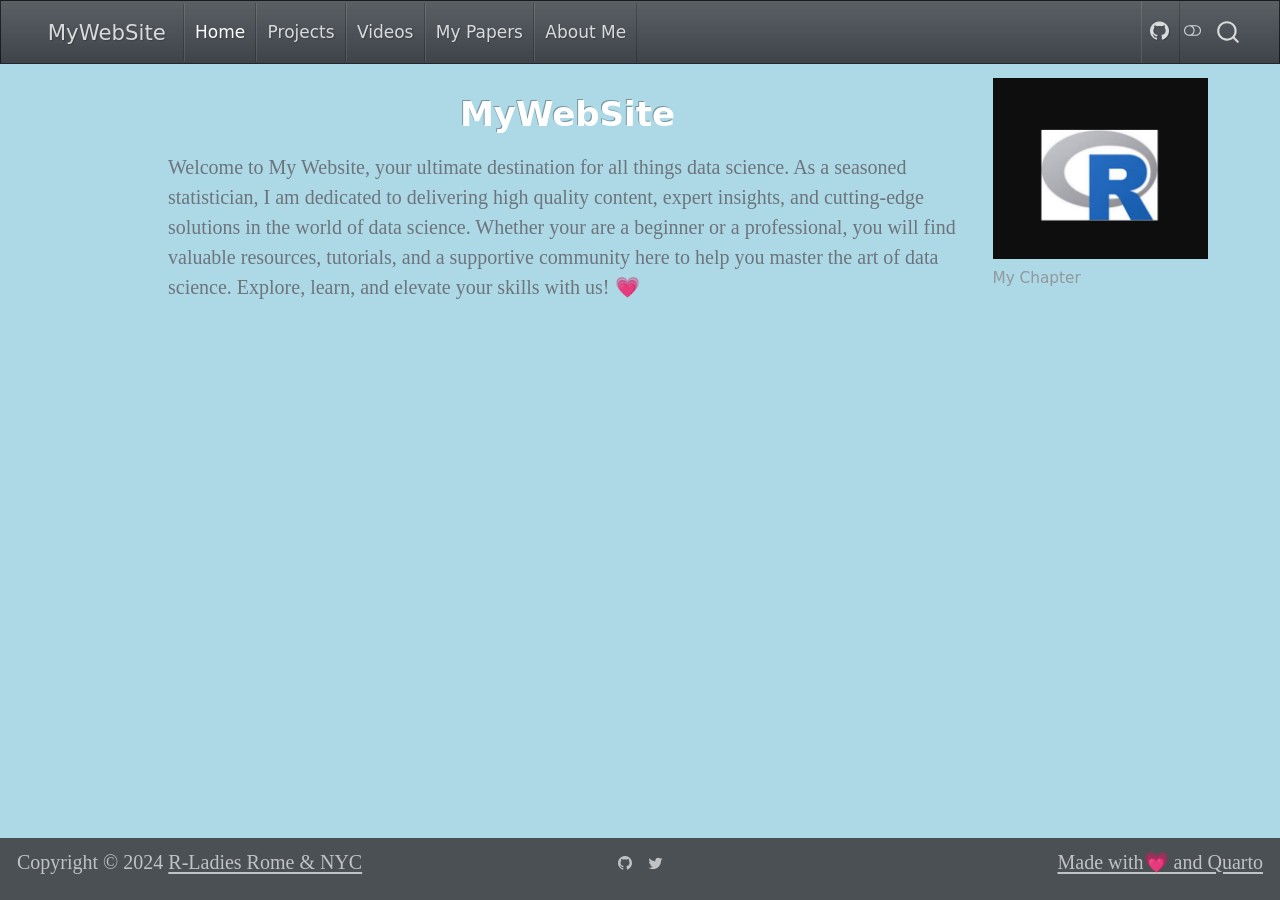
<file: docs/index.html>
<!DOCTYPE html>
<html xmlns="http://www.w3.org/1999/xhtml" lang="en" xml:lang="en"><head>

<meta charset="utf-8">
<meta name="generator" content="quarto-1.5.56">

<meta name="viewport" content="width=device-width, initial-scale=1.0, user-scalable=yes">


<title>MyWebSite</title>
<style>
code{white-space: pre-wrap;}
span.smallcaps{font-variant: small-caps;}
div.columns{display: flex; gap: min(4vw, 1.5em);}
div.column{flex: auto; overflow-x: auto;}
div.hanging-indent{margin-left: 1.5em; text-indent: -1.5em;}
ul.task-list{list-style: none;}
ul.task-list li input[type="checkbox"] {
  width: 0.8em;
  margin: 0 0.8em 0.2em -1em; /* quarto-specific, see https://github.com/quarto-dev/quarto-cli/issues/4556 */ 
  vertical-align: middle;
}
</style>


<script src="site_libs/quarto-nav/quarto-nav.js"></script>
<script src="site_libs/quarto-nav/headroom.min.js"></script>
<script src="site_libs/clipboard/clipboard.min.js"></script>
<script src="site_libs/quarto-search/autocomplete.umd.js"></script>
<script src="site_libs/quarto-search/fuse.min.js"></script>
<script src="site_libs/quarto-search/quarto-search.js"></script>
<meta name="quarto:offset" content="./">
<link href="./images/photo.jpg" rel="icon" type="image/jpeg">
<script src="site_libs/quarto-html/quarto.js"></script>
<script src="site_libs/quarto-html/popper.min.js"></script>
<script src="site_libs/quarto-html/tippy.umd.min.js"></script>
<script src="site_libs/quarto-html/anchor.min.js"></script>
<link href="site_libs/quarto-html/tippy.css" rel="stylesheet">
<link href="site_libs/quarto-html/quarto-syntax-highlighting.css" rel="stylesheet" class="quarto-color-scheme" id="quarto-text-highlighting-styles">
<link href="site_libs/quarto-html/quarto-syntax-highlighting-dark.css" rel="prefetch" class="quarto-color-scheme quarto-color-alternate" id="quarto-text-highlighting-styles">
<script src="site_libs/bootstrap/bootstrap.min.js"></script>
<link href="site_libs/bootstrap/bootstrap-icons.css" rel="stylesheet">
<link href="site_libs/bootstrap/bootstrap.min.css" rel="stylesheet" class="quarto-color-scheme" id="quarto-bootstrap" data-mode="dark">
<link href="site_libs/bootstrap/bootstrap-dark.min.css" rel="prefetch" class="quarto-color-scheme quarto-color-alternate" id="quarto-bootstrap" data-mode="dark">
<script id="quarto-search-options" type="application/json">{
  "location": "navbar",
  "copy-button": false,
  "collapse-after": 3,
  "panel-placement": "end",
  "type": "overlay",
  "limit": 50,
  "keyboard-shortcut": [
    "f",
    "/",
    "s"
  ],
  "show-item-context": false,
  "language": {
    "search-no-results-text": "No results",
    "search-matching-documents-text": "matching documents",
    "search-copy-link-title": "Copy link to search",
    "search-hide-matches-text": "Hide additional matches",
    "search-more-match-text": "more match in this document",
    "search-more-matches-text": "more matches in this document",
    "search-clear-button-title": "Clear",
    "search-text-placeholder": "",
    "search-detached-cancel-button-title": "Cancel",
    "search-submit-button-title": "Submit",
    "search-label": "Search"
  }
}</script>


<link rel="stylesheet" href="styles.css">
</head>

<body class="nav-fixed">

<div id="quarto-search-results"></div>
  <header id="quarto-header" class="headroom fixed-top">
    <nav class="navbar navbar-expand-lg " data-bs-theme="dark">
      <div class="navbar-container container-fluid">
      <div class="navbar-brand-container mx-auto">
    <a class="navbar-brand" href="./index.html">
    <span class="navbar-title">MyWebSite</span>
    </a>
  </div>
            <div id="quarto-search" class="" title="Search"></div>
          <button class="navbar-toggler" type="button" data-bs-toggle="collapse" data-bs-target="#navbarCollapse" aria-controls="navbarCollapse" role="menu" aria-expanded="false" aria-label="Toggle navigation" onclick="if (window.quartoToggleHeadroom) { window.quartoToggleHeadroom(); }">
  <span class="navbar-toggler-icon"></span>
</button>
          <div class="collapse navbar-collapse" id="navbarCollapse">
            <ul class="navbar-nav navbar-nav-scroll me-auto">
  <li class="nav-item">
    <a class="nav-link active" href="./index.html" aria-current="page"> 
<span class="menu-text">Home</span></a>
  </li>  
  <li class="nav-item">
    <a class="nav-link" href="./posts/projects"> 
<span class="menu-text">Projects</span></a>
  </li>  
  <li class="nav-item">
    <a class="nav-link" href="./video"> 
<span class="menu-text">Videos</span></a>
  </li>  
  <li class="nav-item">
    <a class="nav-link" href="./posts/paper1.html"> 
<span class="menu-text">My Papers</span></a>
  </li>  
  <li class="nav-item">
    <a class="nav-link" href="./about.html"> 
<span class="menu-text">About Me</span></a>
  </li>  
</ul>
            <ul class="navbar-nav navbar-nav-scroll ms-auto">
  <li class="nav-item compact">
    <a class="nav-link" href="https://github.com/rladiesrome"> <i class="bi bi-github" role="img" aria-label="Github">
</i> 
<span class="menu-text"></span></a>
  </li>  
</ul>
          </div> <!-- /navcollapse -->
            <div class="quarto-navbar-tools">
  <a href="" class="quarto-color-scheme-toggle quarto-navigation-tool  px-1" onclick="window.quartoToggleColorScheme(); return false;" title="Toggle dark mode"><i class="bi"></i></a>
</div>
      </div> <!-- /container-fluid -->
    </nav>
</header>
<!-- content -->
<div id="quarto-content" class="quarto-container page-columns page-rows-contents page-layout-article page-navbar">
<!-- sidebar -->
<!-- margin-sidebar -->
    <div id="quarto-margin-sidebar" class="sidebar margin-sidebar"><div class="quarto-margin-header"><div class="margin-header-item">
<div class="quarto-figure quarto-figure-center">
<figure class="figure">
<p><img src=".\images/R_logo.png" class="img-fluid figure-img"></p>
<figcaption>My Chapter</figcaption>
</figure>
</div>
</div></div>
        
    </div>
<!-- main -->
<main class="content" id="quarto-document-content">

<header id="title-block-header" class="quarto-title-block default">
<div class="quarto-title">
<h1 class="title">MyWebSite</h1>
</div>



<div class="quarto-title-meta">

    
  
    
  </div>
  


</header>


<p>Welcome to My Website, your ultimate destination for all things data science. As a seasoned statistician, I am dedicated to delivering high quality content, expert insights, and cutting-edge solutions in the world of data science. Whether your are a beginner or a professional, you will find valuable resources, tutorials, and a supportive community here to help you master the art of data science. Explore, learn, and elevate your skills with us! 💗</p>



<a onclick="window.scrollTo(0, 0); return false;" role="button" id="quarto-back-to-top"><i class="bi bi-arrow-up"></i> Back to top</a></main> <!-- /main -->
<script id="quarto-html-after-body" type="application/javascript">
window.document.addEventListener("DOMContentLoaded", function (event) {
  const toggleBodyColorMode = (bsSheetEl) => {
    const mode = bsSheetEl.getAttribute("data-mode");
    const bodyEl = window.document.querySelector("body");
    if (mode === "dark") {
      bodyEl.classList.add("quarto-dark");
      bodyEl.classList.remove("quarto-light");
    } else {
      bodyEl.classList.add("quarto-light");
      bodyEl.classList.remove("quarto-dark");
    }
  }
  const toggleBodyColorPrimary = () => {
    const bsSheetEl = window.document.querySelector("link#quarto-bootstrap");
    if (bsSheetEl) {
      toggleBodyColorMode(bsSheetEl);
    }
  }
  toggleBodyColorPrimary();  
  const disableStylesheet = (stylesheets) => {
    for (let i=0; i < stylesheets.length; i++) {
      const stylesheet = stylesheets[i];
      stylesheet.rel = 'prefetch';
    }
  }
  const enableStylesheet = (stylesheets) => {
    for (let i=0; i < stylesheets.length; i++) {
      const stylesheet = stylesheets[i];
      stylesheet.rel = 'stylesheet';
    }
  }
  const manageTransitions = (selector, allowTransitions) => {
    const els = window.document.querySelectorAll(selector);
    for (let i=0; i < els.length; i++) {
      const el = els[i];
      if (allowTransitions) {
        el.classList.remove('notransition');
      } else {
        el.classList.add('notransition');
      }
    }
  }
  const toggleGiscusIfUsed = (isAlternate, darkModeDefault) => {
    const baseTheme = document.querySelector('#giscus-base-theme')?.value ?? 'light';
    const alternateTheme = document.querySelector('#giscus-alt-theme')?.value ?? 'dark';
    let newTheme = '';
    if(darkModeDefault) {
      newTheme = isAlternate ? baseTheme : alternateTheme;
    } else {
      newTheme = isAlternate ? alternateTheme : baseTheme;
    }
    const changeGiscusTheme = () => {
      // From: https://github.com/giscus/giscus/issues/336
      const sendMessage = (message) => {
        const iframe = document.querySelector('iframe.giscus-frame');
        if (!iframe) return;
        iframe.contentWindow.postMessage({ giscus: message }, 'https://giscus.app');
      }
      sendMessage({
        setConfig: {
          theme: newTheme
        }
      });
    }
    const isGiscussLoaded = window.document.querySelector('iframe.giscus-frame') !== null;
    if (isGiscussLoaded) {
      changeGiscusTheme();
    }
  }
  const toggleColorMode = (alternate) => {
    // Switch the stylesheets
    const alternateStylesheets = window.document.querySelectorAll('link.quarto-color-scheme.quarto-color-alternate');
    manageTransitions('#quarto-margin-sidebar .nav-link', false);
    if (alternate) {
      enableStylesheet(alternateStylesheets);
      for (const sheetNode of alternateStylesheets) {
        if (sheetNode.id === "quarto-bootstrap") {
          toggleBodyColorMode(sheetNode);
        }
      }
    } else {
      disableStylesheet(alternateStylesheets);
      toggleBodyColorPrimary();
    }
    manageTransitions('#quarto-margin-sidebar .nav-link', true);
    // Switch the toggles
    const toggles = window.document.querySelectorAll('.quarto-color-scheme-toggle');
    for (let i=0; i < toggles.length; i++) {
      const toggle = toggles[i];
      if (toggle) {
        if (alternate) {
          toggle.classList.add("alternate");     
        } else {
          toggle.classList.remove("alternate");
        }
      }
    }
    // Hack to workaround the fact that safari doesn't
    // properly recolor the scrollbar when toggling (#1455)
    if (navigator.userAgent.indexOf('Safari') > 0 && navigator.userAgent.indexOf('Chrome') == -1) {
      manageTransitions("body", false);
      window.scrollTo(0, 1);
      setTimeout(() => {
        window.scrollTo(0, 0);
        manageTransitions("body", true);
      }, 40);  
    }
  }
  const isFileUrl = () => { 
    return window.location.protocol === 'file:';
  }
  const hasAlternateSentinel = () => {  
    let styleSentinel = getColorSchemeSentinel();
    if (styleSentinel !== null) {
      return styleSentinel === "alternate";
    } else {
      return false;
    }
  }
  const setStyleSentinel = (alternate) => {
    const value = alternate ? "alternate" : "default";
    if (!isFileUrl()) {
      window.localStorage.setItem("quarto-color-scheme", value);
    } else {
      localAlternateSentinel = value;
    }
  }
  const getColorSchemeSentinel = () => {
    if (!isFileUrl()) {
      const storageValue = window.localStorage.getItem("quarto-color-scheme");
      return storageValue != null ? storageValue : localAlternateSentinel;
    } else {
      return localAlternateSentinel;
    }
  }
  const darkModeDefault = false;
  let localAlternateSentinel = darkModeDefault ? 'alternate' : 'default';
  // Dark / light mode switch
  window.quartoToggleColorScheme = () => {
    // Read the current dark / light value 
    let toAlternate = !hasAlternateSentinel();
    toggleColorMode(toAlternate);
    setStyleSentinel(toAlternate);
    toggleGiscusIfUsed(toAlternate, darkModeDefault);
  };
  // Ensure there is a toggle, if there isn't float one in the top right
  if (window.document.querySelector('.quarto-color-scheme-toggle') === null) {
    const a = window.document.createElement('a');
    a.classList.add('top-right');
    a.classList.add('quarto-color-scheme-toggle');
    a.href = "";
    a.onclick = function() { try { window.quartoToggleColorScheme(); } catch {} return false; };
    const i = window.document.createElement("i");
    i.classList.add('bi');
    a.appendChild(i);
    window.document.body.appendChild(a);
  }
  // Switch to dark mode if need be
  if (hasAlternateSentinel()) {
    toggleColorMode(true);
  } else {
    toggleColorMode(false);
  }
  const icon = "";
  const anchorJS = new window.AnchorJS();
  anchorJS.options = {
    placement: 'right',
    icon: icon
  };
  anchorJS.add('.anchored');
  const isCodeAnnotation = (el) => {
    for (const clz of el.classList) {
      if (clz.startsWith('code-annotation-')) {                     
        return true;
      }
    }
    return false;
  }
  const onCopySuccess = function(e) {
    // button target
    const button = e.trigger;
    // don't keep focus
    button.blur();
    // flash "checked"
    button.classList.add('code-copy-button-checked');
    var currentTitle = button.getAttribute("title");
    button.setAttribute("title", "Copied!");
    let tooltip;
    if (window.bootstrap) {
      button.setAttribute("data-bs-toggle", "tooltip");
      button.setAttribute("data-bs-placement", "left");
      button.setAttribute("data-bs-title", "Copied!");
      tooltip = new bootstrap.Tooltip(button, 
        { trigger: "manual", 
          customClass: "code-copy-button-tooltip",
          offset: [0, -8]});
      tooltip.show();    
    }
    setTimeout(function() {
      if (tooltip) {
        tooltip.hide();
        button.removeAttribute("data-bs-title");
        button.removeAttribute("data-bs-toggle");
        button.removeAttribute("data-bs-placement");
      }
      button.setAttribute("title", currentTitle);
      button.classList.remove('code-copy-button-checked');
    }, 1000);
    // clear code selection
    e.clearSelection();
  }
  const getTextToCopy = function(trigger) {
      const codeEl = trigger.previousElementSibling.cloneNode(true);
      for (const childEl of codeEl.children) {
        if (isCodeAnnotation(childEl)) {
          childEl.remove();
        }
      }
      return codeEl.innerText;
  }
  const clipboard = new window.ClipboardJS('.code-copy-button:not([data-in-quarto-modal])', {
    text: getTextToCopy
  });
  clipboard.on('success', onCopySuccess);
  if (window.document.getElementById('quarto-embedded-source-code-modal')) {
    // For code content inside modals, clipBoardJS needs to be initialized with a container option
    // TODO: Check when it could be a function (https://github.com/zenorocha/clipboard.js/issues/860)
    const clipboardModal = new window.ClipboardJS('.code-copy-button[data-in-quarto-modal]', {
      text: getTextToCopy,
      container: window.document.getElementById('quarto-embedded-source-code-modal')
    });
    clipboardModal.on('success', onCopySuccess);
  }
    var localhostRegex = new RegExp(/^(?:http|https):\/\/localhost\:?[0-9]*\//);
    var mailtoRegex = new RegExp(/^mailto:/);
      var filterRegex = new RegExp('/' + window.location.host + '/');
    var isInternal = (href) => {
        return filterRegex.test(href) || localhostRegex.test(href) || mailtoRegex.test(href);
    }
    // Inspect non-navigation links and adorn them if external
 	var links = window.document.querySelectorAll('a[href]:not(.nav-link):not(.navbar-brand):not(.toc-action):not(.sidebar-link):not(.sidebar-item-toggle):not(.pagination-link):not(.no-external):not([aria-hidden]):not(.dropdown-item):not(.quarto-navigation-tool):not(.about-link)');
    for (var i=0; i<links.length; i++) {
      const link = links[i];
      if (!isInternal(link.href)) {
        // undo the damage that might have been done by quarto-nav.js in the case of
        // links that we want to consider external
        if (link.dataset.originalHref !== undefined) {
          link.href = link.dataset.originalHref;
        }
      }
    }
  function tippyHover(el, contentFn, onTriggerFn, onUntriggerFn) {
    const config = {
      allowHTML: true,
      maxWidth: 500,
      delay: 100,
      arrow: false,
      appendTo: function(el) {
          return el.parentElement;
      },
      interactive: true,
      interactiveBorder: 10,
      theme: 'quarto',
      placement: 'bottom-start',
    };
    if (contentFn) {
      config.content = contentFn;
    }
    if (onTriggerFn) {
      config.onTrigger = onTriggerFn;
    }
    if (onUntriggerFn) {
      config.onUntrigger = onUntriggerFn;
    }
    window.tippy(el, config); 
  }
  const noterefs = window.document.querySelectorAll('a[role="doc-noteref"]');
  for (var i=0; i<noterefs.length; i++) {
    const ref = noterefs[i];
    tippyHover(ref, function() {
      // use id or data attribute instead here
      let href = ref.getAttribute('data-footnote-href') || ref.getAttribute('href');
      try { href = new URL(href).hash; } catch {}
      const id = href.replace(/^#\/?/, "");
      const note = window.document.getElementById(id);
      if (note) {
        return note.innerHTML;
      } else {
        return "";
      }
    });
  }
  const xrefs = window.document.querySelectorAll('a.quarto-xref');
  const processXRef = (id, note) => {
    // Strip column container classes
    const stripColumnClz = (el) => {
      el.classList.remove("page-full", "page-columns");
      if (el.children) {
        for (const child of el.children) {
          stripColumnClz(child);
        }
      }
    }
    stripColumnClz(note)
    if (id === null || id.startsWith('sec-')) {
      // Special case sections, only their first couple elements
      const container = document.createElement("div");
      if (note.children && note.children.length > 2) {
        container.appendChild(note.children[0].cloneNode(true));
        for (let i = 1; i < note.children.length; i++) {
          const child = note.children[i];
          if (child.tagName === "P" && child.innerText === "") {
            continue;
          } else {
            container.appendChild(child.cloneNode(true));
            break;
          }
        }
        if (window.Quarto?.typesetMath) {
          window.Quarto.typesetMath(container);
        }
        return container.innerHTML
      } else {
        if (window.Quarto?.typesetMath) {
          window.Quarto.typesetMath(note);
        }
        return note.innerHTML;
      }
    } else {
      // Remove any anchor links if they are present
      const anchorLink = note.querySelector('a.anchorjs-link');
      if (anchorLink) {
        anchorLink.remove();
      }
      if (window.Quarto?.typesetMath) {
        window.Quarto.typesetMath(note);
      }
      // TODO in 1.5, we should make sure this works without a callout special case
      if (note.classList.contains("callout")) {
        return note.outerHTML;
      } else {
        return note.innerHTML;
      }
    }
  }
  for (var i=0; i<xrefs.length; i++) {
    const xref = xrefs[i];
    tippyHover(xref, undefined, function(instance) {
      instance.disable();
      let url = xref.getAttribute('href');
      let hash = undefined; 
      if (url.startsWith('#')) {
        hash = url;
      } else {
        try { hash = new URL(url).hash; } catch {}
      }
      if (hash) {
        const id = hash.replace(/^#\/?/, "");
        const note = window.document.getElementById(id);
        if (note !== null) {
          try {
            const html = processXRef(id, note.cloneNode(true));
            instance.setContent(html);
          } finally {
            instance.enable();
            instance.show();
          }
        } else {
          // See if we can fetch this
          fetch(url.split('#')[0])
          .then(res => res.text())
          .then(html => {
            const parser = new DOMParser();
            const htmlDoc = parser.parseFromString(html, "text/html");
            const note = htmlDoc.getElementById(id);
            if (note !== null) {
              const html = processXRef(id, note);
              instance.setContent(html);
            } 
          }).finally(() => {
            instance.enable();
            instance.show();
          });
        }
      } else {
        // See if we can fetch a full url (with no hash to target)
        // This is a special case and we should probably do some content thinning / targeting
        fetch(url)
        .then(res => res.text())
        .then(html => {
          const parser = new DOMParser();
          const htmlDoc = parser.parseFromString(html, "text/html");
          const note = htmlDoc.querySelector('main.content');
          if (note !== null) {
            // This should only happen for chapter cross references
            // (since there is no id in the URL)
            // remove the first header
            if (note.children.length > 0 && note.children[0].tagName === "HEADER") {
              note.children[0].remove();
            }
            const html = processXRef(null, note);
            instance.setContent(html);
          } 
        }).finally(() => {
          instance.enable();
          instance.show();
        });
      }
    }, function(instance) {
    });
  }
      let selectedAnnoteEl;
      const selectorForAnnotation = ( cell, annotation) => {
        let cellAttr = 'data-code-cell="' + cell + '"';
        let lineAttr = 'data-code-annotation="' +  annotation + '"';
        const selector = 'span[' + cellAttr + '][' + lineAttr + ']';
        return selector;
      }
      const selectCodeLines = (annoteEl) => {
        const doc = window.document;
        const targetCell = annoteEl.getAttribute("data-target-cell");
        const targetAnnotation = annoteEl.getAttribute("data-target-annotation");
        const annoteSpan = window.document.querySelector(selectorForAnnotation(targetCell, targetAnnotation));
        const lines = annoteSpan.getAttribute("data-code-lines").split(",");
        const lineIds = lines.map((line) => {
          return targetCell + "-" + line;
        })
        let top = null;
        let height = null;
        let parent = null;
        if (lineIds.length > 0) {
            //compute the position of the single el (top and bottom and make a div)
            const el = window.document.getElementById(lineIds[0]);
            top = el.offsetTop;
            height = el.offsetHeight;
            parent = el.parentElement.parentElement;
          if (lineIds.length > 1) {
            const lastEl = window.document.getElementById(lineIds[lineIds.length - 1]);
            const bottom = lastEl.offsetTop + lastEl.offsetHeight;
            height = bottom - top;
          }
          if (top !== null && height !== null && parent !== null) {
            // cook up a div (if necessary) and position it 
            let div = window.document.getElementById("code-annotation-line-highlight");
            if (div === null) {
              div = window.document.createElement("div");
              div.setAttribute("id", "code-annotation-line-highlight");
              div.style.position = 'absolute';
              parent.appendChild(div);
            }
            div.style.top = top - 2 + "px";
            div.style.height = height + 4 + "px";
            div.style.left = 0;
            let gutterDiv = window.document.getElementById("code-annotation-line-highlight-gutter");
            if (gutterDiv === null) {
              gutterDiv = window.document.createElement("div");
              gutterDiv.setAttribute("id", "code-annotation-line-highlight-gutter");
              gutterDiv.style.position = 'absolute';
              const codeCell = window.document.getElementById(targetCell);
              const gutter = codeCell.querySelector('.code-annotation-gutter');
              gutter.appendChild(gutterDiv);
            }
            gutterDiv.style.top = top - 2 + "px";
            gutterDiv.style.height = height + 4 + "px";
          }
          selectedAnnoteEl = annoteEl;
        }
      };
      const unselectCodeLines = () => {
        const elementsIds = ["code-annotation-line-highlight", "code-annotation-line-highlight-gutter"];
        elementsIds.forEach((elId) => {
          const div = window.document.getElementById(elId);
          if (div) {
            div.remove();
          }
        });
        selectedAnnoteEl = undefined;
      };
        // Handle positioning of the toggle
    window.addEventListener(
      "resize",
      throttle(() => {
        elRect = undefined;
        if (selectedAnnoteEl) {
          selectCodeLines(selectedAnnoteEl);
        }
      }, 10)
    );
    function throttle(fn, ms) {
    let throttle = false;
    let timer;
      return (...args) => {
        if(!throttle) { // first call gets through
            fn.apply(this, args);
            throttle = true;
        } else { // all the others get throttled
            if(timer) clearTimeout(timer); // cancel #2
            timer = setTimeout(() => {
              fn.apply(this, args);
              timer = throttle = false;
            }, ms);
        }
      };
    }
      // Attach click handler to the DT
      const annoteDls = window.document.querySelectorAll('dt[data-target-cell]');
      for (const annoteDlNode of annoteDls) {
        annoteDlNode.addEventListener('click', (event) => {
          const clickedEl = event.target;
          if (clickedEl !== selectedAnnoteEl) {
            unselectCodeLines();
            const activeEl = window.document.querySelector('dt[data-target-cell].code-annotation-active');
            if (activeEl) {
              activeEl.classList.remove('code-annotation-active');
            }
            selectCodeLines(clickedEl);
            clickedEl.classList.add('code-annotation-active');
          } else {
            // Unselect the line
            unselectCodeLines();
            clickedEl.classList.remove('code-annotation-active');
          }
        });
      }
  const findCites = (el) => {
    const parentEl = el.parentElement;
    if (parentEl) {
      const cites = parentEl.dataset.cites;
      if (cites) {
        return {
          el,
          cites: cites.split(' ')
        };
      } else {
        return findCites(el.parentElement)
      }
    } else {
      return undefined;
    }
  };
  var bibliorefs = window.document.querySelectorAll('a[role="doc-biblioref"]');
  for (var i=0; i<bibliorefs.length; i++) {
    const ref = bibliorefs[i];
    const citeInfo = findCites(ref);
    if (citeInfo) {
      tippyHover(citeInfo.el, function() {
        var popup = window.document.createElement('div');
        citeInfo.cites.forEach(function(cite) {
          var citeDiv = window.document.createElement('div');
          citeDiv.classList.add('hanging-indent');
          citeDiv.classList.add('csl-entry');
          var biblioDiv = window.document.getElementById('ref-' + cite);
          if (biblioDiv) {
            citeDiv.innerHTML = biblioDiv.innerHTML;
          }
          popup.appendChild(citeDiv);
        });
        return popup.innerHTML;
      });
    }
  }
});
</script>
</div> <!-- /content -->
<footer class="footer">
  <div class="nav-footer">
    <div class="nav-footer-left">
<p>Copyright © 2024 <a href="https://federicagazzelloni.com/">R-Ladies Rome &amp; NYC</a></p>
</div>   
    <div class="nav-footer-center">
      <ul class="footer-items list-unstyled">
    <li class="nav-item compact">
    <a class="nav-link" href="https://github.com/rladiesrome">
      <i class="bi bi-github" role="img" aria-label="Github">
</i> 
    </a>
  </li>  
    <li class="nav-item compact">
    <a class="nav-link" href="https://twitter.com/rladiesrome">
      <i class="bi bi-twitter" role="img" aria-label="Twitter">
</i> 
    </a>
  </li>  
</ul>
    </div>
    <div class="nav-footer-right">
<p><a href="https://quarto.org/">Made with💗 and Quarto</a></p>
</div>
  </div>
</footer>




</body></html>
</file>
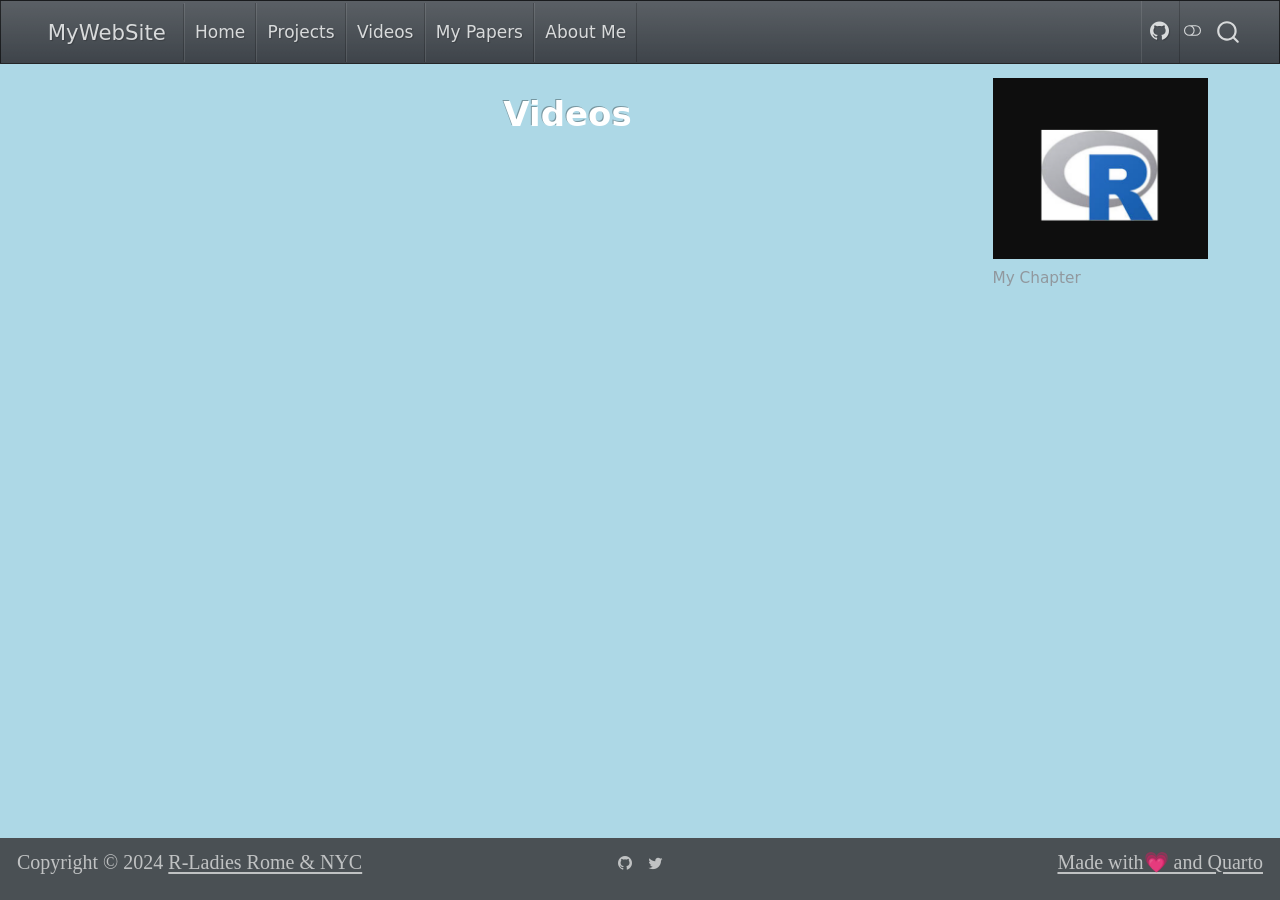
<file: docs/videos/index.html>
<!DOCTYPE html>
<html xmlns="http://www.w3.org/1999/xhtml" lang="en" xml:lang="en"><head>

<meta charset="utf-8">
<meta name="generator" content="quarto-1.5.56">

<meta name="viewport" content="width=device-width, initial-scale=1.0, user-scalable=yes">


<title>Videos – MyWebSite</title>
<style>
code{white-space: pre-wrap;}
span.smallcaps{font-variant: small-caps;}
div.columns{display: flex; gap: min(4vw, 1.5em);}
div.column{flex: auto; overflow-x: auto;}
div.hanging-indent{margin-left: 1.5em; text-indent: -1.5em;}
ul.task-list{list-style: none;}
ul.task-list li input[type="checkbox"] {
  width: 0.8em;
  margin: 0 0.8em 0.2em -1em; /* quarto-specific, see https://github.com/quarto-dev/quarto-cli/issues/4556 */ 
  vertical-align: middle;
}
</style>


<script src="../site_libs/quarto-nav/quarto-nav.js"></script>
<script src="../site_libs/quarto-nav/headroom.min.js"></script>
<script src="../site_libs/clipboard/clipboard.min.js"></script>
<script src="../site_libs/quarto-search/autocomplete.umd.js"></script>
<script src="../site_libs/quarto-search/fuse.min.js"></script>
<script src="../site_libs/quarto-search/quarto-search.js"></script>
<meta name="quarto:offset" content="../">
<link href="../images/photo.jpg" rel="icon" type="image/jpeg">
<script src="../site_libs/quarto-html/quarto.js"></script>
<script src="../site_libs/quarto-html/popper.min.js"></script>
<script src="../site_libs/quarto-html/tippy.umd.min.js"></script>
<script src="../site_libs/quarto-html/anchor.min.js"></script>
<link href="../site_libs/quarto-html/tippy.css" rel="stylesheet">
<link href="../site_libs/quarto-html/quarto-syntax-highlighting.css" rel="stylesheet" class="quarto-color-scheme" id="quarto-text-highlighting-styles">
<link href="../site_libs/quarto-html/quarto-syntax-highlighting-dark.css" rel="prefetch" class="quarto-color-scheme quarto-color-alternate" id="quarto-text-highlighting-styles">
<script src="../site_libs/bootstrap/bootstrap.min.js"></script>
<link href="../site_libs/bootstrap/bootstrap-icons.css" rel="stylesheet">
<link href="../site_libs/bootstrap/bootstrap.min.css" rel="stylesheet" class="quarto-color-scheme" id="quarto-bootstrap" data-mode="dark">
<link href="../site_libs/bootstrap/bootstrap-dark.min.css" rel="prefetch" class="quarto-color-scheme quarto-color-alternate" id="quarto-bootstrap" data-mode="dark">
<script id="quarto-search-options" type="application/json">{
  "location": "navbar",
  "copy-button": false,
  "collapse-after": 3,
  "panel-placement": "end",
  "type": "overlay",
  "limit": 50,
  "keyboard-shortcut": [
    "f",
    "/",
    "s"
  ],
  "show-item-context": false,
  "language": {
    "search-no-results-text": "No results",
    "search-matching-documents-text": "matching documents",
    "search-copy-link-title": "Copy link to search",
    "search-hide-matches-text": "Hide additional matches",
    "search-more-match-text": "more match in this document",
    "search-more-matches-text": "more matches in this document",
    "search-clear-button-title": "Clear",
    "search-text-placeholder": "",
    "search-detached-cancel-button-title": "Cancel",
    "search-submit-button-title": "Submit",
    "search-label": "Search"
  }
}</script>


<link rel="stylesheet" href="../styles.css">
</head>

<body class="nav-fixed">

<div id="quarto-search-results"></div>
  <header id="quarto-header" class="headroom fixed-top">
    <nav class="navbar navbar-expand-lg " data-bs-theme="dark">
      <div class="navbar-container container-fluid">
      <div class="navbar-brand-container mx-auto">
    <a class="navbar-brand" href="../index.html">
    <span class="navbar-title">MyWebSite</span>
    </a>
  </div>
            <div id="quarto-search" class="" title="Search"></div>
          <button class="navbar-toggler" type="button" data-bs-toggle="collapse" data-bs-target="#navbarCollapse" aria-controls="navbarCollapse" role="menu" aria-expanded="false" aria-label="Toggle navigation" onclick="if (window.quartoToggleHeadroom) { window.quartoToggleHeadroom(); }">
  <span class="navbar-toggler-icon"></span>
</button>
          <div class="collapse navbar-collapse" id="navbarCollapse">
            <ul class="navbar-nav navbar-nav-scroll me-auto">
  <li class="nav-item">
    <a class="nav-link" href="../index.html"> 
<span class="menu-text">Home</span></a>
  </li>  
  <li class="nav-item">
    <a class="nav-link" href="../posts/projects"> 
<span class="menu-text">Projects</span></a>
  </li>  
  <li class="nav-item">
    <a class="nav-link" href="../video"> 
<span class="menu-text">Videos</span></a>
  </li>  
  <li class="nav-item">
    <a class="nav-link" href="../posts/paper1.html"> 
<span class="menu-text">My Papers</span></a>
  </li>  
  <li class="nav-item">
    <a class="nav-link" href="../about.html"> 
<span class="menu-text">About Me</span></a>
  </li>  
</ul>
            <ul class="navbar-nav navbar-nav-scroll ms-auto">
  <li class="nav-item compact">
    <a class="nav-link" href="https://github.com/rladiesrome"> <i class="bi bi-github" role="img" aria-label="Github">
</i> 
<span class="menu-text"></span></a>
  </li>  
</ul>
          </div> <!-- /navcollapse -->
            <div class="quarto-navbar-tools">
  <a href="" class="quarto-color-scheme-toggle quarto-navigation-tool  px-1" onclick="window.quartoToggleColorScheme(); return false;" title="Toggle dark mode"><i class="bi"></i></a>
</div>
      </div> <!-- /container-fluid -->
    </nav>
</header>
<!-- content -->
<div id="quarto-content" class="quarto-container page-columns page-rows-contents page-layout-article page-navbar">
<!-- sidebar -->
<!-- margin-sidebar -->
    <div id="quarto-margin-sidebar" class="sidebar margin-sidebar"><div class="quarto-margin-header"><div class="margin-header-item">
<div class="quarto-figure quarto-figure-center">
<figure class="figure">
<p><img src="..\images/R_logo.png" class="img-fluid figure-img"></p>
<figcaption>My Chapter</figcaption>
</figure>
</div>
</div></div>
        
    </div>
<!-- main -->
<main class="content" id="quarto-document-content">

<header id="title-block-header" class="quarto-title-block default">
<div class="quarto-title">
<h1 class="title">Videos</h1>
</div>



<div class="quarto-title-meta">

    
  
    
  </div>
  


</header>





<a onclick="window.scrollTo(0, 0); return false;" role="button" id="quarto-back-to-top"><i class="bi bi-arrow-up"></i> Back to top</a></main> <!-- /main -->
<script id="quarto-html-after-body" type="application/javascript">
window.document.addEventListener("DOMContentLoaded", function (event) {
  const toggleBodyColorMode = (bsSheetEl) => {
    const mode = bsSheetEl.getAttribute("data-mode");
    const bodyEl = window.document.querySelector("body");
    if (mode === "dark") {
      bodyEl.classList.add("quarto-dark");
      bodyEl.classList.remove("quarto-light");
    } else {
      bodyEl.classList.add("quarto-light");
      bodyEl.classList.remove("quarto-dark");
    }
  }
  const toggleBodyColorPrimary = () => {
    const bsSheetEl = window.document.querySelector("link#quarto-bootstrap");
    if (bsSheetEl) {
      toggleBodyColorMode(bsSheetEl);
    }
  }
  toggleBodyColorPrimary();  
  const disableStylesheet = (stylesheets) => {
    for (let i=0; i < stylesheets.length; i++) {
      const stylesheet = stylesheets[i];
      stylesheet.rel = 'prefetch';
    }
  }
  const enableStylesheet = (stylesheets) => {
    for (let i=0; i < stylesheets.length; i++) {
      const stylesheet = stylesheets[i];
      stylesheet.rel = 'stylesheet';
    }
  }
  const manageTransitions = (selector, allowTransitions) => {
    const els = window.document.querySelectorAll(selector);
    for (let i=0; i < els.length; i++) {
      const el = els[i];
      if (allowTransitions) {
        el.classList.remove('notransition');
      } else {
        el.classList.add('notransition');
      }
    }
  }
  const toggleGiscusIfUsed = (isAlternate, darkModeDefault) => {
    const baseTheme = document.querySelector('#giscus-base-theme')?.value ?? 'light';
    const alternateTheme = document.querySelector('#giscus-alt-theme')?.value ?? 'dark';
    let newTheme = '';
    if(darkModeDefault) {
      newTheme = isAlternate ? baseTheme : alternateTheme;
    } else {
      newTheme = isAlternate ? alternateTheme : baseTheme;
    }
    const changeGiscusTheme = () => {
      // From: https://github.com/giscus/giscus/issues/336
      const sendMessage = (message) => {
        const iframe = document.querySelector('iframe.giscus-frame');
        if (!iframe) return;
        iframe.contentWindow.postMessage({ giscus: message }, 'https://giscus.app');
      }
      sendMessage({
        setConfig: {
          theme: newTheme
        }
      });
    }
    const isGiscussLoaded = window.document.querySelector('iframe.giscus-frame') !== null;
    if (isGiscussLoaded) {
      changeGiscusTheme();
    }
  }
  const toggleColorMode = (alternate) => {
    // Switch the stylesheets
    const alternateStylesheets = window.document.querySelectorAll('link.quarto-color-scheme.quarto-color-alternate');
    manageTransitions('#quarto-margin-sidebar .nav-link', false);
    if (alternate) {
      enableStylesheet(alternateStylesheets);
      for (const sheetNode of alternateStylesheets) {
        if (sheetNode.id === "quarto-bootstrap") {
          toggleBodyColorMode(sheetNode);
        }
      }
    } else {
      disableStylesheet(alternateStylesheets);
      toggleBodyColorPrimary();
    }
    manageTransitions('#quarto-margin-sidebar .nav-link', true);
    // Switch the toggles
    const toggles = window.document.querySelectorAll('.quarto-color-scheme-toggle');
    for (let i=0; i < toggles.length; i++) {
      const toggle = toggles[i];
      if (toggle) {
        if (alternate) {
          toggle.classList.add("alternate");     
        } else {
          toggle.classList.remove("alternate");
        }
      }
    }
    // Hack to workaround the fact that safari doesn't
    // properly recolor the scrollbar when toggling (#1455)
    if (navigator.userAgent.indexOf('Safari') > 0 && navigator.userAgent.indexOf('Chrome') == -1) {
      manageTransitions("body", false);
      window.scrollTo(0, 1);
      setTimeout(() => {
        window.scrollTo(0, 0);
        manageTransitions("body", true);
      }, 40);  
    }
  }
  const isFileUrl = () => { 
    return window.location.protocol === 'file:';
  }
  const hasAlternateSentinel = () => {  
    let styleSentinel = getColorSchemeSentinel();
    if (styleSentinel !== null) {
      return styleSentinel === "alternate";
    } else {
      return false;
    }
  }
  const setStyleSentinel = (alternate) => {
    const value = alternate ? "alternate" : "default";
    if (!isFileUrl()) {
      window.localStorage.setItem("quarto-color-scheme", value);
    } else {
      localAlternateSentinel = value;
    }
  }
  const getColorSchemeSentinel = () => {
    if (!isFileUrl()) {
      const storageValue = window.localStorage.getItem("quarto-color-scheme");
      return storageValue != null ? storageValue : localAlternateSentinel;
    } else {
      return localAlternateSentinel;
    }
  }
  const darkModeDefault = false;
  let localAlternateSentinel = darkModeDefault ? 'alternate' : 'default';
  // Dark / light mode switch
  window.quartoToggleColorScheme = () => {
    // Read the current dark / light value 
    let toAlternate = !hasAlternateSentinel();
    toggleColorMode(toAlternate);
    setStyleSentinel(toAlternate);
    toggleGiscusIfUsed(toAlternate, darkModeDefault);
  };
  // Ensure there is a toggle, if there isn't float one in the top right
  if (window.document.querySelector('.quarto-color-scheme-toggle') === null) {
    const a = window.document.createElement('a');
    a.classList.add('top-right');
    a.classList.add('quarto-color-scheme-toggle');
    a.href = "";
    a.onclick = function() { try { window.quartoToggleColorScheme(); } catch {} return false; };
    const i = window.document.createElement("i");
    i.classList.add('bi');
    a.appendChild(i);
    window.document.body.appendChild(a);
  }
  // Switch to dark mode if need be
  if (hasAlternateSentinel()) {
    toggleColorMode(true);
  } else {
    toggleColorMode(false);
  }
  const icon = "";
  const anchorJS = new window.AnchorJS();
  anchorJS.options = {
    placement: 'right',
    icon: icon
  };
  anchorJS.add('.anchored');
  const isCodeAnnotation = (el) => {
    for (const clz of el.classList) {
      if (clz.startsWith('code-annotation-')) {                     
        return true;
      }
    }
    return false;
  }
  const onCopySuccess = function(e) {
    // button target
    const button = e.trigger;
    // don't keep focus
    button.blur();
    // flash "checked"
    button.classList.add('code-copy-button-checked');
    var currentTitle = button.getAttribute("title");
    button.setAttribute("title", "Copied!");
    let tooltip;
    if (window.bootstrap) {
      button.setAttribute("data-bs-toggle", "tooltip");
      button.setAttribute("data-bs-placement", "left");
      button.setAttribute("data-bs-title", "Copied!");
      tooltip = new bootstrap.Tooltip(button, 
        { trigger: "manual", 
          customClass: "code-copy-button-tooltip",
          offset: [0, -8]});
      tooltip.show();    
    }
    setTimeout(function() {
      if (tooltip) {
        tooltip.hide();
        button.removeAttribute("data-bs-title");
        button.removeAttribute("data-bs-toggle");
        button.removeAttribute("data-bs-placement");
      }
      button.setAttribute("title", currentTitle);
      button.classList.remove('code-copy-button-checked');
    }, 1000);
    // clear code selection
    e.clearSelection();
  }
  const getTextToCopy = function(trigger) {
      const codeEl = trigger.previousElementSibling.cloneNode(true);
      for (const childEl of codeEl.children) {
        if (isCodeAnnotation(childEl)) {
          childEl.remove();
        }
      }
      return codeEl.innerText;
  }
  const clipboard = new window.ClipboardJS('.code-copy-button:not([data-in-quarto-modal])', {
    text: getTextToCopy
  });
  clipboard.on('success', onCopySuccess);
  if (window.document.getElementById('quarto-embedded-source-code-modal')) {
    // For code content inside modals, clipBoardJS needs to be initialized with a container option
    // TODO: Check when it could be a function (https://github.com/zenorocha/clipboard.js/issues/860)
    const clipboardModal = new window.ClipboardJS('.code-copy-button[data-in-quarto-modal]', {
      text: getTextToCopy,
      container: window.document.getElementById('quarto-embedded-source-code-modal')
    });
    clipboardModal.on('success', onCopySuccess);
  }
    var localhostRegex = new RegExp(/^(?:http|https):\/\/localhost\:?[0-9]*\//);
    var mailtoRegex = new RegExp(/^mailto:/);
      var filterRegex = new RegExp('/' + window.location.host + '/');
    var isInternal = (href) => {
        return filterRegex.test(href) || localhostRegex.test(href) || mailtoRegex.test(href);
    }
    // Inspect non-navigation links and adorn them if external
 	var links = window.document.querySelectorAll('a[href]:not(.nav-link):not(.navbar-brand):not(.toc-action):not(.sidebar-link):not(.sidebar-item-toggle):not(.pagination-link):not(.no-external):not([aria-hidden]):not(.dropdown-item):not(.quarto-navigation-tool):not(.about-link)');
    for (var i=0; i<links.length; i++) {
      const link = links[i];
      if (!isInternal(link.href)) {
        // undo the damage that might have been done by quarto-nav.js in the case of
        // links that we want to consider external
        if (link.dataset.originalHref !== undefined) {
          link.href = link.dataset.originalHref;
        }
      }
    }
  function tippyHover(el, contentFn, onTriggerFn, onUntriggerFn) {
    const config = {
      allowHTML: true,
      maxWidth: 500,
      delay: 100,
      arrow: false,
      appendTo: function(el) {
          return el.parentElement;
      },
      interactive: true,
      interactiveBorder: 10,
      theme: 'quarto',
      placement: 'bottom-start',
    };
    if (contentFn) {
      config.content = contentFn;
    }
    if (onTriggerFn) {
      config.onTrigger = onTriggerFn;
    }
    if (onUntriggerFn) {
      config.onUntrigger = onUntriggerFn;
    }
    window.tippy(el, config); 
  }
  const noterefs = window.document.querySelectorAll('a[role="doc-noteref"]');
  for (var i=0; i<noterefs.length; i++) {
    const ref = noterefs[i];
    tippyHover(ref, function() {
      // use id or data attribute instead here
      let href = ref.getAttribute('data-footnote-href') || ref.getAttribute('href');
      try { href = new URL(href).hash; } catch {}
      const id = href.replace(/^#\/?/, "");
      const note = window.document.getElementById(id);
      if (note) {
        return note.innerHTML;
      } else {
        return "";
      }
    });
  }
  const xrefs = window.document.querySelectorAll('a.quarto-xref');
  const processXRef = (id, note) => {
    // Strip column container classes
    const stripColumnClz = (el) => {
      el.classList.remove("page-full", "page-columns");
      if (el.children) {
        for (const child of el.children) {
          stripColumnClz(child);
        }
      }
    }
    stripColumnClz(note)
    if (id === null || id.startsWith('sec-')) {
      // Special case sections, only their first couple elements
      const container = document.createElement("div");
      if (note.children && note.children.length > 2) {
        container.appendChild(note.children[0].cloneNode(true));
        for (let i = 1; i < note.children.length; i++) {
          const child = note.children[i];
          if (child.tagName === "P" && child.innerText === "") {
            continue;
          } else {
            container.appendChild(child.cloneNode(true));
            break;
          }
        }
        if (window.Quarto?.typesetMath) {
          window.Quarto.typesetMath(container);
        }
        return container.innerHTML
      } else {
        if (window.Quarto?.typesetMath) {
          window.Quarto.typesetMath(note);
        }
        return note.innerHTML;
      }
    } else {
      // Remove any anchor links if they are present
      const anchorLink = note.querySelector('a.anchorjs-link');
      if (anchorLink) {
        anchorLink.remove();
      }
      if (window.Quarto?.typesetMath) {
        window.Quarto.typesetMath(note);
      }
      // TODO in 1.5, we should make sure this works without a callout special case
      if (note.classList.contains("callout")) {
        return note.outerHTML;
      } else {
        return note.innerHTML;
      }
    }
  }
  for (var i=0; i<xrefs.length; i++) {
    const xref = xrefs[i];
    tippyHover(xref, undefined, function(instance) {
      instance.disable();
      let url = xref.getAttribute('href');
      let hash = undefined; 
      if (url.startsWith('#')) {
        hash = url;
      } else {
        try { hash = new URL(url).hash; } catch {}
      }
      if (hash) {
        const id = hash.replace(/^#\/?/, "");
        const note = window.document.getElementById(id);
        if (note !== null) {
          try {
            const html = processXRef(id, note.cloneNode(true));
            instance.setContent(html);
          } finally {
            instance.enable();
            instance.show();
          }
        } else {
          // See if we can fetch this
          fetch(url.split('#')[0])
          .then(res => res.text())
          .then(html => {
            const parser = new DOMParser();
            const htmlDoc = parser.parseFromString(html, "text/html");
            const note = htmlDoc.getElementById(id);
            if (note !== null) {
              const html = processXRef(id, note);
              instance.setContent(html);
            } 
          }).finally(() => {
            instance.enable();
            instance.show();
          });
        }
      } else {
        // See if we can fetch a full url (with no hash to target)
        // This is a special case and we should probably do some content thinning / targeting
        fetch(url)
        .then(res => res.text())
        .then(html => {
          const parser = new DOMParser();
          const htmlDoc = parser.parseFromString(html, "text/html");
          const note = htmlDoc.querySelector('main.content');
          if (note !== null) {
            // This should only happen for chapter cross references
            // (since there is no id in the URL)
            // remove the first header
            if (note.children.length > 0 && note.children[0].tagName === "HEADER") {
              note.children[0].remove();
            }
            const html = processXRef(null, note);
            instance.setContent(html);
          } 
        }).finally(() => {
          instance.enable();
          instance.show();
        });
      }
    }, function(instance) {
    });
  }
      let selectedAnnoteEl;
      const selectorForAnnotation = ( cell, annotation) => {
        let cellAttr = 'data-code-cell="' + cell + '"';
        let lineAttr = 'data-code-annotation="' +  annotation + '"';
        const selector = 'span[' + cellAttr + '][' + lineAttr + ']';
        return selector;
      }
      const selectCodeLines = (annoteEl) => {
        const doc = window.document;
        const targetCell = annoteEl.getAttribute("data-target-cell");
        const targetAnnotation = annoteEl.getAttribute("data-target-annotation");
        const annoteSpan = window.document.querySelector(selectorForAnnotation(targetCell, targetAnnotation));
        const lines = annoteSpan.getAttribute("data-code-lines").split(",");
        const lineIds = lines.map((line) => {
          return targetCell + "-" + line;
        })
        let top = null;
        let height = null;
        let parent = null;
        if (lineIds.length > 0) {
            //compute the position of the single el (top and bottom and make a div)
            const el = window.document.getElementById(lineIds[0]);
            top = el.offsetTop;
            height = el.offsetHeight;
            parent = el.parentElement.parentElement;
          if (lineIds.length > 1) {
            const lastEl = window.document.getElementById(lineIds[lineIds.length - 1]);
            const bottom = lastEl.offsetTop + lastEl.offsetHeight;
            height = bottom - top;
          }
          if (top !== null && height !== null && parent !== null) {
            // cook up a div (if necessary) and position it 
            let div = window.document.getElementById("code-annotation-line-highlight");
            if (div === null) {
              div = window.document.createElement("div");
              div.setAttribute("id", "code-annotation-line-highlight");
              div.style.position = 'absolute';
              parent.appendChild(div);
            }
            div.style.top = top - 2 + "px";
            div.style.height = height + 4 + "px";
            div.style.left = 0;
            let gutterDiv = window.document.getElementById("code-annotation-line-highlight-gutter");
            if (gutterDiv === null) {
              gutterDiv = window.document.createElement("div");
              gutterDiv.setAttribute("id", "code-annotation-line-highlight-gutter");
              gutterDiv.style.position = 'absolute';
              const codeCell = window.document.getElementById(targetCell);
              const gutter = codeCell.querySelector('.code-annotation-gutter');
              gutter.appendChild(gutterDiv);
            }
            gutterDiv.style.top = top - 2 + "px";
            gutterDiv.style.height = height + 4 + "px";
          }
          selectedAnnoteEl = annoteEl;
        }
      };
      const unselectCodeLines = () => {
        const elementsIds = ["code-annotation-line-highlight", "code-annotation-line-highlight-gutter"];
        elementsIds.forEach((elId) => {
          const div = window.document.getElementById(elId);
          if (div) {
            div.remove();
          }
        });
        selectedAnnoteEl = undefined;
      };
        // Handle positioning of the toggle
    window.addEventListener(
      "resize",
      throttle(() => {
        elRect = undefined;
        if (selectedAnnoteEl) {
          selectCodeLines(selectedAnnoteEl);
        }
      }, 10)
    );
    function throttle(fn, ms) {
    let throttle = false;
    let timer;
      return (...args) => {
        if(!throttle) { // first call gets through
            fn.apply(this, args);
            throttle = true;
        } else { // all the others get throttled
            if(timer) clearTimeout(timer); // cancel #2
            timer = setTimeout(() => {
              fn.apply(this, args);
              timer = throttle = false;
            }, ms);
        }
      };
    }
      // Attach click handler to the DT
      const annoteDls = window.document.querySelectorAll('dt[data-target-cell]');
      for (const annoteDlNode of annoteDls) {
        annoteDlNode.addEventListener('click', (event) => {
          const clickedEl = event.target;
          if (clickedEl !== selectedAnnoteEl) {
            unselectCodeLines();
            const activeEl = window.document.querySelector('dt[data-target-cell].code-annotation-active');
            if (activeEl) {
              activeEl.classList.remove('code-annotation-active');
            }
            selectCodeLines(clickedEl);
            clickedEl.classList.add('code-annotation-active');
          } else {
            // Unselect the line
            unselectCodeLines();
            clickedEl.classList.remove('code-annotation-active');
          }
        });
      }
  const findCites = (el) => {
    const parentEl = el.parentElement;
    if (parentEl) {
      const cites = parentEl.dataset.cites;
      if (cites) {
        return {
          el,
          cites: cites.split(' ')
        };
      } else {
        return findCites(el.parentElement)
      }
    } else {
      return undefined;
    }
  };
  var bibliorefs = window.document.querySelectorAll('a[role="doc-biblioref"]');
  for (var i=0; i<bibliorefs.length; i++) {
    const ref = bibliorefs[i];
    const citeInfo = findCites(ref);
    if (citeInfo) {
      tippyHover(citeInfo.el, function() {
        var popup = window.document.createElement('div');
        citeInfo.cites.forEach(function(cite) {
          var citeDiv = window.document.createElement('div');
          citeDiv.classList.add('hanging-indent');
          citeDiv.classList.add('csl-entry');
          var biblioDiv = window.document.getElementById('ref-' + cite);
          if (biblioDiv) {
            citeDiv.innerHTML = biblioDiv.innerHTML;
          }
          popup.appendChild(citeDiv);
        });
        return popup.innerHTML;
      });
    }
  }
});
</script>
</div> <!-- /content -->
<footer class="footer">
  <div class="nav-footer">
    <div class="nav-footer-left">
<p>Copyright © 2024 <a href="https://federicagazzelloni.com/">R-Ladies Rome &amp; NYC</a></p>
</div>   
    <div class="nav-footer-center">
      <ul class="footer-items list-unstyled">
    <li class="nav-item compact">
    <a class="nav-link" href="https://github.com/rladiesrome">
      <i class="bi bi-github" role="img" aria-label="Github">
</i> 
    </a>
  </li>  
    <li class="nav-item compact">
    <a class="nav-link" href="https://twitter.com/rladiesrome">
      <i class="bi bi-twitter" role="img" aria-label="Twitter">
</i> 
    </a>
  </li>  
</ul>
    </div>
    <div class="nav-footer-right">
<p><a href="https://quarto.org/">Made with💗 and Quarto</a></p>
</div>
  </div>
</footer>




</body></html>
</file>
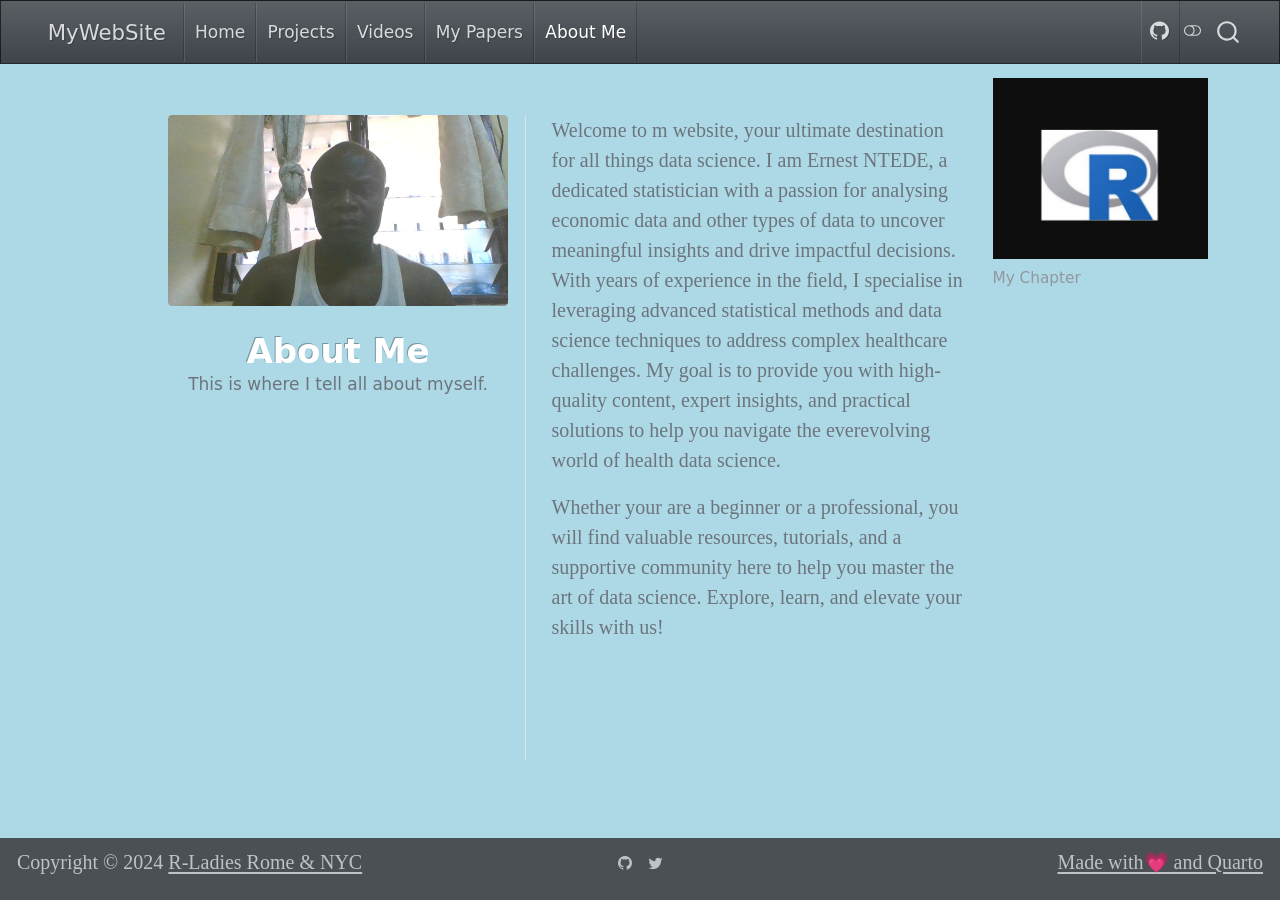
<file: docs/about.html>
<!DOCTYPE html>
<html xmlns="http://www.w3.org/1999/xhtml" lang="en" xml:lang="en"><head>

<meta charset="utf-8">
<meta name="generator" content="quarto-1.5.56">

<meta name="viewport" content="width=device-width, initial-scale=1.0, user-scalable=yes">

<meta name="description" content="This is where I tell all about myself.">

<title>About Me – MyWebSite</title>
<style>
code{white-space: pre-wrap;}
span.smallcaps{font-variant: small-caps;}
div.columns{display: flex; gap: min(4vw, 1.5em);}
div.column{flex: auto; overflow-x: auto;}
div.hanging-indent{margin-left: 1.5em; text-indent: -1.5em;}
ul.task-list{list-style: none;}
ul.task-list li input[type="checkbox"] {
  width: 0.8em;
  margin: 0 0.8em 0.2em -1em; /* quarto-specific, see https://github.com/quarto-dev/quarto-cli/issues/4556 */ 
  vertical-align: middle;
}
</style>


<script src="site_libs/quarto-nav/quarto-nav.js"></script>
<script src="site_libs/quarto-nav/headroom.min.js"></script>
<script src="site_libs/clipboard/clipboard.min.js"></script>
<script src="site_libs/quarto-search/autocomplete.umd.js"></script>
<script src="site_libs/quarto-search/fuse.min.js"></script>
<script src="site_libs/quarto-search/quarto-search.js"></script>
<meta name="quarto:offset" content="./">
<link href="./images/photo.jpg" rel="icon" type="image/jpeg">
<script src="site_libs/quarto-html/quarto.js"></script>
<script src="site_libs/quarto-html/popper.min.js"></script>
<script src="site_libs/quarto-html/tippy.umd.min.js"></script>
<link href="site_libs/quarto-html/tippy.css" rel="stylesheet">
<link href="site_libs/quarto-html/quarto-syntax-highlighting.css" rel="stylesheet" class="quarto-color-scheme" id="quarto-text-highlighting-styles">
<link href="site_libs/quarto-html/quarto-syntax-highlighting-dark.css" rel="prefetch" class="quarto-color-scheme quarto-color-alternate" id="quarto-text-highlighting-styles">
<script src="site_libs/bootstrap/bootstrap.min.js"></script>
<link href="site_libs/bootstrap/bootstrap-icons.css" rel="stylesheet">
<link href="site_libs/bootstrap/bootstrap.min.css" rel="stylesheet" class="quarto-color-scheme" id="quarto-bootstrap" data-mode="dark">
<link href="site_libs/bootstrap/bootstrap-dark.min.css" rel="prefetch" class="quarto-color-scheme quarto-color-alternate" id="quarto-bootstrap" data-mode="dark">
<script id="quarto-search-options" type="application/json">{
  "location": "navbar",
  "copy-button": false,
  "collapse-after": 3,
  "panel-placement": "end",
  "type": "overlay",
  "limit": 50,
  "keyboard-shortcut": [
    "f",
    "/",
    "s"
  ],
  "show-item-context": false,
  "language": {
    "search-no-results-text": "No results",
    "search-matching-documents-text": "matching documents",
    "search-copy-link-title": "Copy link to search",
    "search-hide-matches-text": "Hide additional matches",
    "search-more-match-text": "more match in this document",
    "search-more-matches-text": "more matches in this document",
    "search-clear-button-title": "Clear",
    "search-text-placeholder": "",
    "search-detached-cancel-button-title": "Cancel",
    "search-submit-button-title": "Submit",
    "search-label": "Search"
  }
}</script>


<link rel="stylesheet" href="styles.css">
</head>

<body class="nav-fixed">

<div id="quarto-search-results"></div>
  <header id="quarto-header" class="headroom fixed-top">
    <nav class="navbar navbar-expand-lg " data-bs-theme="dark">
      <div class="navbar-container container-fluid">
      <div class="navbar-brand-container mx-auto">
    <a class="navbar-brand" href="./index.html">
    <span class="navbar-title">MyWebSite</span>
    </a>
  </div>
            <div id="quarto-search" class="" title="Search"></div>
          <button class="navbar-toggler" type="button" data-bs-toggle="collapse" data-bs-target="#navbarCollapse" aria-controls="navbarCollapse" role="menu" aria-expanded="false" aria-label="Toggle navigation" onclick="if (window.quartoToggleHeadroom) { window.quartoToggleHeadroom(); }">
  <span class="navbar-toggler-icon"></span>
</button>
          <div class="collapse navbar-collapse" id="navbarCollapse">
            <ul class="navbar-nav navbar-nav-scroll me-auto">
  <li class="nav-item">
    <a class="nav-link" href="./index.html"> 
<span class="menu-text">Home</span></a>
  </li>  
  <li class="nav-item">
    <a class="nav-link" href="./posts/projects"> 
<span class="menu-text">Projects</span></a>
  </li>  
  <li class="nav-item">
    <a class="nav-link" href="./video"> 
<span class="menu-text">Videos</span></a>
  </li>  
  <li class="nav-item">
    <a class="nav-link" href="./posts/paper1.html"> 
<span class="menu-text">My Papers</span></a>
  </li>  
  <li class="nav-item">
    <a class="nav-link active" href="./about.html" aria-current="page"> 
<span class="menu-text">About Me</span></a>
  </li>  
</ul>
            <ul class="navbar-nav navbar-nav-scroll ms-auto">
  <li class="nav-item compact">
    <a class="nav-link" href="https://github.com/rladiesrome"> <i class="bi bi-github" role="img" aria-label="Github">
</i> 
<span class="menu-text"></span></a>
  </li>  
</ul>
          </div> <!-- /navcollapse -->
            <div class="quarto-navbar-tools">
  <a href="" class="quarto-color-scheme-toggle quarto-navigation-tool  px-1" onclick="window.quartoToggleColorScheme(); return false;" title="Toggle dark mode"><i class="bi"></i></a>
</div>
      </div> <!-- /container-fluid -->
    </nav>
</header>
<!-- content -->
<div id="quarto-content" class="quarto-container page-columns page-rows-contents page-layout-article page-navbar">
<!-- sidebar -->
<!-- margin-sidebar -->
    <div id="quarto-margin-sidebar" class="sidebar margin-sidebar"><div class="quarto-margin-header"><div class="margin-header-item">
<div class="quarto-figure quarto-figure-center">
<figure class="figure">
<p><img src=".\images/R_logo.png" class="img-fluid figure-img"></p>
<figcaption>My Chapter</figcaption>
</figure>
</div>
</div></div>
        
    </div>
<!-- main -->
<div class="quarto-about-trestles">
  <div class="about-entity">
    <img src="images/photo.jpg" class="about-image
  rounded " style="width: 20em;">
<header id="title-block-header" class="quarto-title-block default">
<div class="quarto-title">
<h1 class="title">About Me</h1>
</div>
<div>
  <div class="description">
    This is where I tell all about myself.
  </div>
</div>
<div class="quarto-title-meta">
  </div>
</header>
  </div>
  <div class="about-contents"><main class="content" id="quarto-document-content">
<p>Welcome to m website, your ultimate destination for all things data science. I am Ernest NTEDE, a dedicated statistician with a passion for analysing economic data and other types of data to uncover meaningful insights and drive impactful decisions. With years of experience in the field, I specialise in leveraging advanced statistical methods and data science techniques to address complex healthcare challenges. My goal is to provide you with high-quality content, expert insights, and practical solutions to help you navigate the everevolving world of health data science.</p>
<p>Whether your are a beginner or a professional, you will find valuable resources, tutorials, and a supportive community here to help you master the art of data science. Explore, learn, and elevate your skills with us!</p>


<a onclick="window.scrollTo(0, 0); return false;" role="button" id="quarto-back-to-top"><i class="bi bi-arrow-up"></i> Back to top</a></main></div>
</div>
 <!-- /main -->
<script id="quarto-html-after-body" type="application/javascript">
window.document.addEventListener("DOMContentLoaded", function (event) {
  const toggleBodyColorMode = (bsSheetEl) => {
    const mode = bsSheetEl.getAttribute("data-mode");
    const bodyEl = window.document.querySelector("body");
    if (mode === "dark") {
      bodyEl.classList.add("quarto-dark");
      bodyEl.classList.remove("quarto-light");
    } else {
      bodyEl.classList.add("quarto-light");
      bodyEl.classList.remove("quarto-dark");
    }
  }
  const toggleBodyColorPrimary = () => {
    const bsSheetEl = window.document.querySelector("link#quarto-bootstrap");
    if (bsSheetEl) {
      toggleBodyColorMode(bsSheetEl);
    }
  }
  toggleBodyColorPrimary();  
  const disableStylesheet = (stylesheets) => {
    for (let i=0; i < stylesheets.length; i++) {
      const stylesheet = stylesheets[i];
      stylesheet.rel = 'prefetch';
    }
  }
  const enableStylesheet = (stylesheets) => {
    for (let i=0; i < stylesheets.length; i++) {
      const stylesheet = stylesheets[i];
      stylesheet.rel = 'stylesheet';
    }
  }
  const manageTransitions = (selector, allowTransitions) => {
    const els = window.document.querySelectorAll(selector);
    for (let i=0; i < els.length; i++) {
      const el = els[i];
      if (allowTransitions) {
        el.classList.remove('notransition');
      } else {
        el.classList.add('notransition');
      }
    }
  }
  const toggleGiscusIfUsed = (isAlternate, darkModeDefault) => {
    const baseTheme = document.querySelector('#giscus-base-theme')?.value ?? 'light';
    const alternateTheme = document.querySelector('#giscus-alt-theme')?.value ?? 'dark';
    let newTheme = '';
    if(darkModeDefault) {
      newTheme = isAlternate ? baseTheme : alternateTheme;
    } else {
      newTheme = isAlternate ? alternateTheme : baseTheme;
    }
    const changeGiscusTheme = () => {
      // From: https://github.com/giscus/giscus/issues/336
      const sendMessage = (message) => {
        const iframe = document.querySelector('iframe.giscus-frame');
        if (!iframe) return;
        iframe.contentWindow.postMessage({ giscus: message }, 'https://giscus.app');
      }
      sendMessage({
        setConfig: {
          theme: newTheme
        }
      });
    }
    const isGiscussLoaded = window.document.querySelector('iframe.giscus-frame') !== null;
    if (isGiscussLoaded) {
      changeGiscusTheme();
    }
  }
  const toggleColorMode = (alternate) => {
    // Switch the stylesheets
    const alternateStylesheets = window.document.querySelectorAll('link.quarto-color-scheme.quarto-color-alternate');
    manageTransitions('#quarto-margin-sidebar .nav-link', false);
    if (alternate) {
      enableStylesheet(alternateStylesheets);
      for (const sheetNode of alternateStylesheets) {
        if (sheetNode.id === "quarto-bootstrap") {
          toggleBodyColorMode(sheetNode);
        }
      }
    } else {
      disableStylesheet(alternateStylesheets);
      toggleBodyColorPrimary();
    }
    manageTransitions('#quarto-margin-sidebar .nav-link', true);
    // Switch the toggles
    const toggles = window.document.querySelectorAll('.quarto-color-scheme-toggle');
    for (let i=0; i < toggles.length; i++) {
      const toggle = toggles[i];
      if (toggle) {
        if (alternate) {
          toggle.classList.add("alternate");     
        } else {
          toggle.classList.remove("alternate");
        }
      }
    }
    // Hack to workaround the fact that safari doesn't
    // properly recolor the scrollbar when toggling (#1455)
    if (navigator.userAgent.indexOf('Safari') > 0 && navigator.userAgent.indexOf('Chrome') == -1) {
      manageTransitions("body", false);
      window.scrollTo(0, 1);
      setTimeout(() => {
        window.scrollTo(0, 0);
        manageTransitions("body", true);
      }, 40);  
    }
  }
  const isFileUrl = () => { 
    return window.location.protocol === 'file:';
  }
  const hasAlternateSentinel = () => {  
    let styleSentinel = getColorSchemeSentinel();
    if (styleSentinel !== null) {
      return styleSentinel === "alternate";
    } else {
      return false;
    }
  }
  const setStyleSentinel = (alternate) => {
    const value = alternate ? "alternate" : "default";
    if (!isFileUrl()) {
      window.localStorage.setItem("quarto-color-scheme", value);
    } else {
      localAlternateSentinel = value;
    }
  }
  const getColorSchemeSentinel = () => {
    if (!isFileUrl()) {
      const storageValue = window.localStorage.getItem("quarto-color-scheme");
      return storageValue != null ? storageValue : localAlternateSentinel;
    } else {
      return localAlternateSentinel;
    }
  }
  const darkModeDefault = false;
  let localAlternateSentinel = darkModeDefault ? 'alternate' : 'default';
  // Dark / light mode switch
  window.quartoToggleColorScheme = () => {
    // Read the current dark / light value 
    let toAlternate = !hasAlternateSentinel();
    toggleColorMode(toAlternate);
    setStyleSentinel(toAlternate);
    toggleGiscusIfUsed(toAlternate, darkModeDefault);
  };
  // Ensure there is a toggle, if there isn't float one in the top right
  if (window.document.querySelector('.quarto-color-scheme-toggle') === null) {
    const a = window.document.createElement('a');
    a.classList.add('top-right');
    a.classList.add('quarto-color-scheme-toggle');
    a.href = "";
    a.onclick = function() { try { window.quartoToggleColorScheme(); } catch {} return false; };
    const i = window.document.createElement("i");
    i.classList.add('bi');
    a.appendChild(i);
    window.document.body.appendChild(a);
  }
  // Switch to dark mode if need be
  if (hasAlternateSentinel()) {
    toggleColorMode(true);
  } else {
    toggleColorMode(false);
  }
  const isCodeAnnotation = (el) => {
    for (const clz of el.classList) {
      if (clz.startsWith('code-annotation-')) {                     
        return true;
      }
    }
    return false;
  }
  const onCopySuccess = function(e) {
    // button target
    const button = e.trigger;
    // don't keep focus
    button.blur();
    // flash "checked"
    button.classList.add('code-copy-button-checked');
    var currentTitle = button.getAttribute("title");
    button.setAttribute("title", "Copied!");
    let tooltip;
    if (window.bootstrap) {
      button.setAttribute("data-bs-toggle", "tooltip");
      button.setAttribute("data-bs-placement", "left");
      button.setAttribute("data-bs-title", "Copied!");
      tooltip = new bootstrap.Tooltip(button, 
        { trigger: "manual", 
          customClass: "code-copy-button-tooltip",
          offset: [0, -8]});
      tooltip.show();    
    }
    setTimeout(function() {
      if (tooltip) {
        tooltip.hide();
        button.removeAttribute("data-bs-title");
        button.removeAttribute("data-bs-toggle");
        button.removeAttribute("data-bs-placement");
      }
      button.setAttribute("title", currentTitle);
      button.classList.remove('code-copy-button-checked');
    }, 1000);
    // clear code selection
    e.clearSelection();
  }
  const getTextToCopy = function(trigger) {
      const codeEl = trigger.previousElementSibling.cloneNode(true);
      for (const childEl of codeEl.children) {
        if (isCodeAnnotation(childEl)) {
          childEl.remove();
        }
      }
      return codeEl.innerText;
  }
  const clipboard = new window.ClipboardJS('.code-copy-button:not([data-in-quarto-modal])', {
    text: getTextToCopy
  });
  clipboard.on('success', onCopySuccess);
  if (window.document.getElementById('quarto-embedded-source-code-modal')) {
    // For code content inside modals, clipBoardJS needs to be initialized with a container option
    // TODO: Check when it could be a function (https://github.com/zenorocha/clipboard.js/issues/860)
    const clipboardModal = new window.ClipboardJS('.code-copy-button[data-in-quarto-modal]', {
      text: getTextToCopy,
      container: window.document.getElementById('quarto-embedded-source-code-modal')
    });
    clipboardModal.on('success', onCopySuccess);
  }
    var localhostRegex = new RegExp(/^(?:http|https):\/\/localhost\:?[0-9]*\//);
    var mailtoRegex = new RegExp(/^mailto:/);
      var filterRegex = new RegExp('/' + window.location.host + '/');
    var isInternal = (href) => {
        return filterRegex.test(href) || localhostRegex.test(href) || mailtoRegex.test(href);
    }
    // Inspect non-navigation links and adorn them if external
 	var links = window.document.querySelectorAll('a[href]:not(.nav-link):not(.navbar-brand):not(.toc-action):not(.sidebar-link):not(.sidebar-item-toggle):not(.pagination-link):not(.no-external):not([aria-hidden]):not(.dropdown-item):not(.quarto-navigation-tool):not(.about-link)');
    for (var i=0; i<links.length; i++) {
      const link = links[i];
      if (!isInternal(link.href)) {
        // undo the damage that might have been done by quarto-nav.js in the case of
        // links that we want to consider external
        if (link.dataset.originalHref !== undefined) {
          link.href = link.dataset.originalHref;
        }
      }
    }
  function tippyHover(el, contentFn, onTriggerFn, onUntriggerFn) {
    const config = {
      allowHTML: true,
      maxWidth: 500,
      delay: 100,
      arrow: false,
      appendTo: function(el) {
          return el.parentElement;
      },
      interactive: true,
      interactiveBorder: 10,
      theme: 'quarto',
      placement: 'bottom-start',
    };
    if (contentFn) {
      config.content = contentFn;
    }
    if (onTriggerFn) {
      config.onTrigger = onTriggerFn;
    }
    if (onUntriggerFn) {
      config.onUntrigger = onUntriggerFn;
    }
    window.tippy(el, config); 
  }
  const noterefs = window.document.querySelectorAll('a[role="doc-noteref"]');
  for (var i=0; i<noterefs.length; i++) {
    const ref = noterefs[i];
    tippyHover(ref, function() {
      // use id or data attribute instead here
      let href = ref.getAttribute('data-footnote-href') || ref.getAttribute('href');
      try { href = new URL(href).hash; } catch {}
      const id = href.replace(/^#\/?/, "");
      const note = window.document.getElementById(id);
      if (note) {
        return note.innerHTML;
      } else {
        return "";
      }
    });
  }
  const xrefs = window.document.querySelectorAll('a.quarto-xref');
  const processXRef = (id, note) => {
    // Strip column container classes
    const stripColumnClz = (el) => {
      el.classList.remove("page-full", "page-columns");
      if (el.children) {
        for (const child of el.children) {
          stripColumnClz(child);
        }
      }
    }
    stripColumnClz(note)
    if (id === null || id.startsWith('sec-')) {
      // Special case sections, only their first couple elements
      const container = document.createElement("div");
      if (note.children && note.children.length > 2) {
        container.appendChild(note.children[0].cloneNode(true));
        for (let i = 1; i < note.children.length; i++) {
          const child = note.children[i];
          if (child.tagName === "P" && child.innerText === "") {
            continue;
          } else {
            container.appendChild(child.cloneNode(true));
            break;
          }
        }
        if (window.Quarto?.typesetMath) {
          window.Quarto.typesetMath(container);
        }
        return container.innerHTML
      } else {
        if (window.Quarto?.typesetMath) {
          window.Quarto.typesetMath(note);
        }
        return note.innerHTML;
      }
    } else {
      // Remove any anchor links if they are present
      const anchorLink = note.querySelector('a.anchorjs-link');
      if (anchorLink) {
        anchorLink.remove();
      }
      if (window.Quarto?.typesetMath) {
        window.Quarto.typesetMath(note);
      }
      // TODO in 1.5, we should make sure this works without a callout special case
      if (note.classList.contains("callout")) {
        return note.outerHTML;
      } else {
        return note.innerHTML;
      }
    }
  }
  for (var i=0; i<xrefs.length; i++) {
    const xref = xrefs[i];
    tippyHover(xref, undefined, function(instance) {
      instance.disable();
      let url = xref.getAttribute('href');
      let hash = undefined; 
      if (url.startsWith('#')) {
        hash = url;
      } else {
        try { hash = new URL(url).hash; } catch {}
      }
      if (hash) {
        const id = hash.replace(/^#\/?/, "");
        const note = window.document.getElementById(id);
        if (note !== null) {
          try {
            const html = processXRef(id, note.cloneNode(true));
            instance.setContent(html);
          } finally {
            instance.enable();
            instance.show();
          }
        } else {
          // See if we can fetch this
          fetch(url.split('#')[0])
          .then(res => res.text())
          .then(html => {
            const parser = new DOMParser();
            const htmlDoc = parser.parseFromString(html, "text/html");
            const note = htmlDoc.getElementById(id);
            if (note !== null) {
              const html = processXRef(id, note);
              instance.setContent(html);
            } 
          }).finally(() => {
            instance.enable();
            instance.show();
          });
        }
      } else {
        // See if we can fetch a full url (with no hash to target)
        // This is a special case and we should probably do some content thinning / targeting
        fetch(url)
        .then(res => res.text())
        .then(html => {
          const parser = new DOMParser();
          const htmlDoc = parser.parseFromString(html, "text/html");
          const note = htmlDoc.querySelector('main.content');
          if (note !== null) {
            // This should only happen for chapter cross references
            // (since there is no id in the URL)
            // remove the first header
            if (note.children.length > 0 && note.children[0].tagName === "HEADER") {
              note.children[0].remove();
            }
            const html = processXRef(null, note);
            instance.setContent(html);
          } 
        }).finally(() => {
          instance.enable();
          instance.show();
        });
      }
    }, function(instance) {
    });
  }
      let selectedAnnoteEl;
      const selectorForAnnotation = ( cell, annotation) => {
        let cellAttr = 'data-code-cell="' + cell + '"';
        let lineAttr = 'data-code-annotation="' +  annotation + '"';
        const selector = 'span[' + cellAttr + '][' + lineAttr + ']';
        return selector;
      }
      const selectCodeLines = (annoteEl) => {
        const doc = window.document;
        const targetCell = annoteEl.getAttribute("data-target-cell");
        const targetAnnotation = annoteEl.getAttribute("data-target-annotation");
        const annoteSpan = window.document.querySelector(selectorForAnnotation(targetCell, targetAnnotation));
        const lines = annoteSpan.getAttribute("data-code-lines").split(",");
        const lineIds = lines.map((line) => {
          return targetCell + "-" + line;
        })
        let top = null;
        let height = null;
        let parent = null;
        if (lineIds.length > 0) {
            //compute the position of the single el (top and bottom and make a div)
            const el = window.document.getElementById(lineIds[0]);
            top = el.offsetTop;
            height = el.offsetHeight;
            parent = el.parentElement.parentElement;
          if (lineIds.length > 1) {
            const lastEl = window.document.getElementById(lineIds[lineIds.length - 1]);
            const bottom = lastEl.offsetTop + lastEl.offsetHeight;
            height = bottom - top;
          }
          if (top !== null && height !== null && parent !== null) {
            // cook up a div (if necessary) and position it 
            let div = window.document.getElementById("code-annotation-line-highlight");
            if (div === null) {
              div = window.document.createElement("div");
              div.setAttribute("id", "code-annotation-line-highlight");
              div.style.position = 'absolute';
              parent.appendChild(div);
            }
            div.style.top = top - 2 + "px";
            div.style.height = height + 4 + "px";
            div.style.left = 0;
            let gutterDiv = window.document.getElementById("code-annotation-line-highlight-gutter");
            if (gutterDiv === null) {
              gutterDiv = window.document.createElement("div");
              gutterDiv.setAttribute("id", "code-annotation-line-highlight-gutter");
              gutterDiv.style.position = 'absolute';
              const codeCell = window.document.getElementById(targetCell);
              const gutter = codeCell.querySelector('.code-annotation-gutter');
              gutter.appendChild(gutterDiv);
            }
            gutterDiv.style.top = top - 2 + "px";
            gutterDiv.style.height = height + 4 + "px";
          }
          selectedAnnoteEl = annoteEl;
        }
      };
      const unselectCodeLines = () => {
        const elementsIds = ["code-annotation-line-highlight", "code-annotation-line-highlight-gutter"];
        elementsIds.forEach((elId) => {
          const div = window.document.getElementById(elId);
          if (div) {
            div.remove();
          }
        });
        selectedAnnoteEl = undefined;
      };
        // Handle positioning of the toggle
    window.addEventListener(
      "resize",
      throttle(() => {
        elRect = undefined;
        if (selectedAnnoteEl) {
          selectCodeLines(selectedAnnoteEl);
        }
      }, 10)
    );
    function throttle(fn, ms) {
    let throttle = false;
    let timer;
      return (...args) => {
        if(!throttle) { // first call gets through
            fn.apply(this, args);
            throttle = true;
        } else { // all the others get throttled
            if(timer) clearTimeout(timer); // cancel #2
            timer = setTimeout(() => {
              fn.apply(this, args);
              timer = throttle = false;
            }, ms);
        }
      };
    }
      // Attach click handler to the DT
      const annoteDls = window.document.querySelectorAll('dt[data-target-cell]');
      for (const annoteDlNode of annoteDls) {
        annoteDlNode.addEventListener('click', (event) => {
          const clickedEl = event.target;
          if (clickedEl !== selectedAnnoteEl) {
            unselectCodeLines();
            const activeEl = window.document.querySelector('dt[data-target-cell].code-annotation-active');
            if (activeEl) {
              activeEl.classList.remove('code-annotation-active');
            }
            selectCodeLines(clickedEl);
            clickedEl.classList.add('code-annotation-active');
          } else {
            // Unselect the line
            unselectCodeLines();
            clickedEl.classList.remove('code-annotation-active');
          }
        });
      }
  const findCites = (el) => {
    const parentEl = el.parentElement;
    if (parentEl) {
      const cites = parentEl.dataset.cites;
      if (cites) {
        return {
          el,
          cites: cites.split(' ')
        };
      } else {
        return findCites(el.parentElement)
      }
    } else {
      return undefined;
    }
  };
  var bibliorefs = window.document.querySelectorAll('a[role="doc-biblioref"]');
  for (var i=0; i<bibliorefs.length; i++) {
    const ref = bibliorefs[i];
    const citeInfo = findCites(ref);
    if (citeInfo) {
      tippyHover(citeInfo.el, function() {
        var popup = window.document.createElement('div');
        citeInfo.cites.forEach(function(cite) {
          var citeDiv = window.document.createElement('div');
          citeDiv.classList.add('hanging-indent');
          citeDiv.classList.add('csl-entry');
          var biblioDiv = window.document.getElementById('ref-' + cite);
          if (biblioDiv) {
            citeDiv.innerHTML = biblioDiv.innerHTML;
          }
          popup.appendChild(citeDiv);
        });
        return popup.innerHTML;
      });
    }
  }
});
</script>
</div> <!-- /content -->
<footer class="footer">
  <div class="nav-footer">
    <div class="nav-footer-left">
<p>Copyright © 2024 <a href="https://federicagazzelloni.com/">R-Ladies Rome &amp; NYC</a></p>
</div>   
    <div class="nav-footer-center">
      <ul class="footer-items list-unstyled">
    <li class="nav-item compact">
    <a class="nav-link" href="https://github.com/rladiesrome">
      <i class="bi bi-github" role="img" aria-label="Github">
</i> 
    </a>
  </li>  
    <li class="nav-item compact">
    <a class="nav-link" href="https://twitter.com/rladiesrome">
      <i class="bi bi-twitter" role="img" aria-label="Twitter">
</i> 
    </a>
  </li>  
</ul>
    </div>
    <div class="nav-footer-right">
<p><a href="https://quarto.org/">Made with💗 and Quarto</a></p>
</div>
  </div>
</footer>




</body></html>
</file>
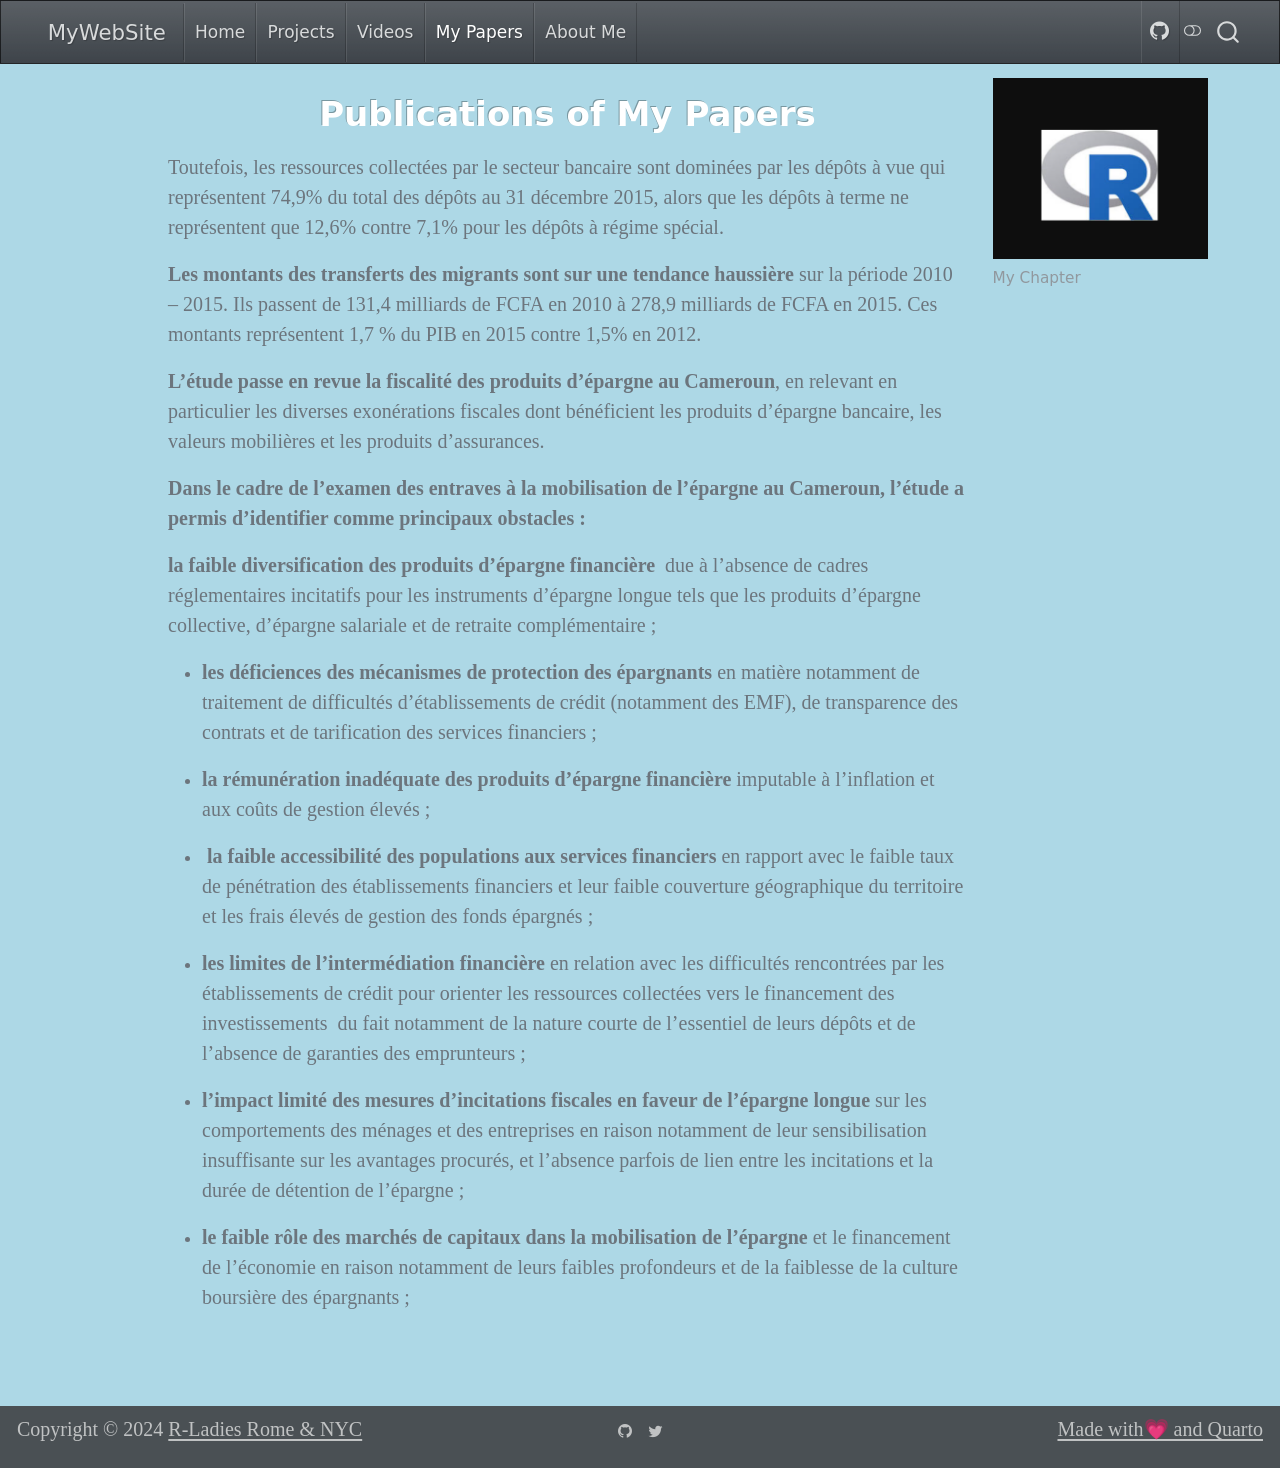
<file: docs/posts/paper1.html>
<!DOCTYPE html>
<html xmlns="http://www.w3.org/1999/xhtml" lang="en" xml:lang="en"><head>

<meta charset="utf-8">
<meta name="generator" content="quarto-1.5.56">

<meta name="viewport" content="width=device-width, initial-scale=1.0, user-scalable=yes">


<title>Publications of My Papers – MyWebSite</title>
<style>
code{white-space: pre-wrap;}
span.smallcaps{font-variant: small-caps;}
div.columns{display: flex; gap: min(4vw, 1.5em);}
div.column{flex: auto; overflow-x: auto;}
div.hanging-indent{margin-left: 1.5em; text-indent: -1.5em;}
ul.task-list{list-style: none;}
ul.task-list li input[type="checkbox"] {
  width: 0.8em;
  margin: 0 0.8em 0.2em -1em; /* quarto-specific, see https://github.com/quarto-dev/quarto-cli/issues/4556 */ 
  vertical-align: middle;
}
</style>


<script src="../site_libs/quarto-nav/quarto-nav.js"></script>
<script src="../site_libs/quarto-nav/headroom.min.js"></script>
<script src="../site_libs/clipboard/clipboard.min.js"></script>
<script src="../site_libs/quarto-search/autocomplete.umd.js"></script>
<script src="../site_libs/quarto-search/fuse.min.js"></script>
<script src="../site_libs/quarto-search/quarto-search.js"></script>
<meta name="quarto:offset" content="../">
<link href="../images/photo.jpg" rel="icon" type="image/jpeg">
<script src="../site_libs/quarto-html/quarto.js"></script>
<script src="../site_libs/quarto-html/popper.min.js"></script>
<script src="../site_libs/quarto-html/tippy.umd.min.js"></script>
<script src="../site_libs/quarto-html/anchor.min.js"></script>
<link href="../site_libs/quarto-html/tippy.css" rel="stylesheet">
<link href="../site_libs/quarto-html/quarto-syntax-highlighting.css" rel="stylesheet" class="quarto-color-scheme" id="quarto-text-highlighting-styles">
<link href="../site_libs/quarto-html/quarto-syntax-highlighting-dark.css" rel="prefetch" class="quarto-color-scheme quarto-color-alternate" id="quarto-text-highlighting-styles">
<script src="../site_libs/bootstrap/bootstrap.min.js"></script>
<link href="../site_libs/bootstrap/bootstrap-icons.css" rel="stylesheet">
<link href="../site_libs/bootstrap/bootstrap.min.css" rel="stylesheet" class="quarto-color-scheme" id="quarto-bootstrap" data-mode="dark">
<link href="../site_libs/bootstrap/bootstrap-dark.min.css" rel="prefetch" class="quarto-color-scheme quarto-color-alternate" id="quarto-bootstrap" data-mode="dark">
<script id="quarto-search-options" type="application/json">{
  "location": "navbar",
  "copy-button": false,
  "collapse-after": 3,
  "panel-placement": "end",
  "type": "overlay",
  "limit": 50,
  "keyboard-shortcut": [
    "f",
    "/",
    "s"
  ],
  "show-item-context": false,
  "language": {
    "search-no-results-text": "No results",
    "search-matching-documents-text": "matching documents",
    "search-copy-link-title": "Copy link to search",
    "search-hide-matches-text": "Hide additional matches",
    "search-more-match-text": "more match in this document",
    "search-more-matches-text": "more matches in this document",
    "search-clear-button-title": "Clear",
    "search-text-placeholder": "",
    "search-detached-cancel-button-title": "Cancel",
    "search-submit-button-title": "Submit",
    "search-label": "Search"
  }
}</script>


<link rel="stylesheet" href="../styles.css">
</head>

<body class="nav-fixed">

<div id="quarto-search-results"></div>
  <header id="quarto-header" class="headroom fixed-top">
    <nav class="navbar navbar-expand-lg " data-bs-theme="dark">
      <div class="navbar-container container-fluid">
      <div class="navbar-brand-container mx-auto">
    <a class="navbar-brand" href="../index.html">
    <span class="navbar-title">MyWebSite</span>
    </a>
  </div>
            <div id="quarto-search" class="" title="Search"></div>
          <button class="navbar-toggler" type="button" data-bs-toggle="collapse" data-bs-target="#navbarCollapse" aria-controls="navbarCollapse" role="menu" aria-expanded="false" aria-label="Toggle navigation" onclick="if (window.quartoToggleHeadroom) { window.quartoToggleHeadroom(); }">
  <span class="navbar-toggler-icon"></span>
</button>
          <div class="collapse navbar-collapse" id="navbarCollapse">
            <ul class="navbar-nav navbar-nav-scroll me-auto">
  <li class="nav-item">
    <a class="nav-link" href="../index.html"> 
<span class="menu-text">Home</span></a>
  </li>  
  <li class="nav-item">
    <a class="nav-link" href="../posts/projects"> 
<span class="menu-text">Projects</span></a>
  </li>  
  <li class="nav-item">
    <a class="nav-link" href="../video"> 
<span class="menu-text">Videos</span></a>
  </li>  
  <li class="nav-item">
    <a class="nav-link active" href="../posts/paper1.html" aria-current="page"> 
<span class="menu-text">My Papers</span></a>
  </li>  
  <li class="nav-item">
    <a class="nav-link" href="../about.html"> 
<span class="menu-text">About Me</span></a>
  </li>  
</ul>
            <ul class="navbar-nav navbar-nav-scroll ms-auto">
  <li class="nav-item compact">
    <a class="nav-link" href="https://github.com/rladiesrome"> <i class="bi bi-github" role="img" aria-label="Github">
</i> 
<span class="menu-text"></span></a>
  </li>  
</ul>
          </div> <!-- /navcollapse -->
            <div class="quarto-navbar-tools">
  <a href="" class="quarto-color-scheme-toggle quarto-navigation-tool  px-1" onclick="window.quartoToggleColorScheme(); return false;" title="Toggle dark mode"><i class="bi"></i></a>
</div>
      </div> <!-- /container-fluid -->
    </nav>
</header>
<!-- content -->
<div id="quarto-content" class="quarto-container page-columns page-rows-contents page-layout-article page-navbar">
<!-- sidebar -->
<!-- margin-sidebar -->
    <div id="quarto-margin-sidebar" class="sidebar margin-sidebar"><div class="quarto-margin-header"><div class="margin-header-item">
<div class="quarto-figure quarto-figure-center">
<figure class="figure">
<p><img src="..\images/R_logo.png" class="img-fluid figure-img"></p>
<figcaption>My Chapter</figcaption>
</figure>
</div>
</div></div>
        
    </div>
<!-- main -->
<main class="content" id="quarto-document-content">

<header id="title-block-header" class="quarto-title-block default">
<div class="quarto-title">
<h1 class="title">Publications of My Papers</h1>
</div>



<div class="quarto-title-meta">

    
  
    
  </div>
  


</header>


<p>Toutefois, les ressources collectées par le secteur bancaire sont dominées par les dépôts à vue qui représentent 74,9% du total des dépôts au 31 décembre 2015, alors que les dépôts à terme ne représentent que 12,6% contre 7,1% pour les dépôts à régime spécial.</p>
<p><strong>Les montants des transferts des migrants sont sur une tendance haussière</strong> sur la période 2010 – 2015. Ils passent de 131,4 milliards de FCFA en 2010 à 278,9 milliards de FCFA en 2015. Ces montants représentent 1,7 % du PIB en 2015 contre 1,5% en 2012.</p>
<p><strong>L’étude passe en revue la fiscalité des produits d’épargne au Cameroun</strong>, en relevant en particulier les diverses exonérations fiscales dont bénéficient les produits d’épargne bancaire, les valeurs mobilières et les produits d’assurances.</p>
<p><strong>Dans le cadre de l’examen des entraves à la mobilisation de l’épargne au Cameroun, l’étude a permis d’identifier comme principaux obstacles :</strong></p>
<p><strong>la faible diversification des produits d’épargne financière</strong>&nbsp; due à l’absence de cadres réglementaires incitatifs pour les instruments d’épargne longue tels que les produits d’épargne collective, d’épargne salariale et de retraite complémentaire&nbsp;;</p>
<ul>
<li><p><strong>les déficiences des mécanismes de protection des épargnants</strong> en matière notamment de traitement de difficultés d’établissements de crédit (notamment des EMF), de transparence des contrats et de tarification des services financiers&nbsp;;</p></li>
<li><p><strong>la rémunération inadéquate des produits d’épargne financière</strong> imputable à l’inflation et aux coûts de gestion élevés&nbsp;;</p></li>
<li><p>&nbsp;<strong>la faible accessibilité des populations aux services financiers</strong> en rapport avec le faible taux de pénétration des établissements financiers et leur faible couverture géographique du territoire et les frais élevés de gestion des fonds épargnés&nbsp;;</p></li>
<li><p><strong>les limites de l’intermédiation financière</strong> en relation avec les difficultés rencontrées par les établissements de crédit pour orienter les ressources collectées vers le financement des investissements&nbsp; du fait notamment de la nature courte de l’essentiel de leurs dépôts et de l’absence de garanties des emprunteurs&nbsp;;</p></li>
<li><p><strong>l’impact limité des mesures d’incitations fiscales en faveur de l’épargne longue</strong> sur les comportements des ménages et des entreprises en raison notamment de leur sensibilisation insuffisante sur les avantages procurés, et l’absence parfois de lien entre les incitations et la durée de détention de l’épargne&nbsp;;</p></li>
<li><p><strong>le faible rôle des marchés de capitaux dans la mobilisation de l’épargne</strong> et le financement de l’économie en raison notamment de leurs faibles profondeurs et de la faiblesse de la culture boursière des épargnants&nbsp;;</p></li>
</ul>



<a onclick="window.scrollTo(0, 0); return false;" role="button" id="quarto-back-to-top"><i class="bi bi-arrow-up"></i> Back to top</a></main> <!-- /main -->
<script id="quarto-html-after-body" type="application/javascript">
window.document.addEventListener("DOMContentLoaded", function (event) {
  const toggleBodyColorMode = (bsSheetEl) => {
    const mode = bsSheetEl.getAttribute("data-mode");
    const bodyEl = window.document.querySelector("body");
    if (mode === "dark") {
      bodyEl.classList.add("quarto-dark");
      bodyEl.classList.remove("quarto-light");
    } else {
      bodyEl.classList.add("quarto-light");
      bodyEl.classList.remove("quarto-dark");
    }
  }
  const toggleBodyColorPrimary = () => {
    const bsSheetEl = window.document.querySelector("link#quarto-bootstrap");
    if (bsSheetEl) {
      toggleBodyColorMode(bsSheetEl);
    }
  }
  toggleBodyColorPrimary();  
  const disableStylesheet = (stylesheets) => {
    for (let i=0; i < stylesheets.length; i++) {
      const stylesheet = stylesheets[i];
      stylesheet.rel = 'prefetch';
    }
  }
  const enableStylesheet = (stylesheets) => {
    for (let i=0; i < stylesheets.length; i++) {
      const stylesheet = stylesheets[i];
      stylesheet.rel = 'stylesheet';
    }
  }
  const manageTransitions = (selector, allowTransitions) => {
    const els = window.document.querySelectorAll(selector);
    for (let i=0; i < els.length; i++) {
      const el = els[i];
      if (allowTransitions) {
        el.classList.remove('notransition');
      } else {
        el.classList.add('notransition');
      }
    }
  }
  const toggleGiscusIfUsed = (isAlternate, darkModeDefault) => {
    const baseTheme = document.querySelector('#giscus-base-theme')?.value ?? 'light';
    const alternateTheme = document.querySelector('#giscus-alt-theme')?.value ?? 'dark';
    let newTheme = '';
    if(darkModeDefault) {
      newTheme = isAlternate ? baseTheme : alternateTheme;
    } else {
      newTheme = isAlternate ? alternateTheme : baseTheme;
    }
    const changeGiscusTheme = () => {
      // From: https://github.com/giscus/giscus/issues/336
      const sendMessage = (message) => {
        const iframe = document.querySelector('iframe.giscus-frame');
        if (!iframe) return;
        iframe.contentWindow.postMessage({ giscus: message }, 'https://giscus.app');
      }
      sendMessage({
        setConfig: {
          theme: newTheme
        }
      });
    }
    const isGiscussLoaded = window.document.querySelector('iframe.giscus-frame') !== null;
    if (isGiscussLoaded) {
      changeGiscusTheme();
    }
  }
  const toggleColorMode = (alternate) => {
    // Switch the stylesheets
    const alternateStylesheets = window.document.querySelectorAll('link.quarto-color-scheme.quarto-color-alternate');
    manageTransitions('#quarto-margin-sidebar .nav-link', false);
    if (alternate) {
      enableStylesheet(alternateStylesheets);
      for (const sheetNode of alternateStylesheets) {
        if (sheetNode.id === "quarto-bootstrap") {
          toggleBodyColorMode(sheetNode);
        }
      }
    } else {
      disableStylesheet(alternateStylesheets);
      toggleBodyColorPrimary();
    }
    manageTransitions('#quarto-margin-sidebar .nav-link', true);
    // Switch the toggles
    const toggles = window.document.querySelectorAll('.quarto-color-scheme-toggle');
    for (let i=0; i < toggles.length; i++) {
      const toggle = toggles[i];
      if (toggle) {
        if (alternate) {
          toggle.classList.add("alternate");     
        } else {
          toggle.classList.remove("alternate");
        }
      }
    }
    // Hack to workaround the fact that safari doesn't
    // properly recolor the scrollbar when toggling (#1455)
    if (navigator.userAgent.indexOf('Safari') > 0 && navigator.userAgent.indexOf('Chrome') == -1) {
      manageTransitions("body", false);
      window.scrollTo(0, 1);
      setTimeout(() => {
        window.scrollTo(0, 0);
        manageTransitions("body", true);
      }, 40);  
    }
  }
  const isFileUrl = () => { 
    return window.location.protocol === 'file:';
  }
  const hasAlternateSentinel = () => {  
    let styleSentinel = getColorSchemeSentinel();
    if (styleSentinel !== null) {
      return styleSentinel === "alternate";
    } else {
      return false;
    }
  }
  const setStyleSentinel = (alternate) => {
    const value = alternate ? "alternate" : "default";
    if (!isFileUrl()) {
      window.localStorage.setItem("quarto-color-scheme", value);
    } else {
      localAlternateSentinel = value;
    }
  }
  const getColorSchemeSentinel = () => {
    if (!isFileUrl()) {
      const storageValue = window.localStorage.getItem("quarto-color-scheme");
      return storageValue != null ? storageValue : localAlternateSentinel;
    } else {
      return localAlternateSentinel;
    }
  }
  const darkModeDefault = false;
  let localAlternateSentinel = darkModeDefault ? 'alternate' : 'default';
  // Dark / light mode switch
  window.quartoToggleColorScheme = () => {
    // Read the current dark / light value 
    let toAlternate = !hasAlternateSentinel();
    toggleColorMode(toAlternate);
    setStyleSentinel(toAlternate);
    toggleGiscusIfUsed(toAlternate, darkModeDefault);
  };
  // Ensure there is a toggle, if there isn't float one in the top right
  if (window.document.querySelector('.quarto-color-scheme-toggle') === null) {
    const a = window.document.createElement('a');
    a.classList.add('top-right');
    a.classList.add('quarto-color-scheme-toggle');
    a.href = "";
    a.onclick = function() { try { window.quartoToggleColorScheme(); } catch {} return false; };
    const i = window.document.createElement("i");
    i.classList.add('bi');
    a.appendChild(i);
    window.document.body.appendChild(a);
  }
  // Switch to dark mode if need be
  if (hasAlternateSentinel()) {
    toggleColorMode(true);
  } else {
    toggleColorMode(false);
  }
  const icon = "";
  const anchorJS = new window.AnchorJS();
  anchorJS.options = {
    placement: 'right',
    icon: icon
  };
  anchorJS.add('.anchored');
  const isCodeAnnotation = (el) => {
    for (const clz of el.classList) {
      if (clz.startsWith('code-annotation-')) {                     
        return true;
      }
    }
    return false;
  }
  const onCopySuccess = function(e) {
    // button target
    const button = e.trigger;
    // don't keep focus
    button.blur();
    // flash "checked"
    button.classList.add('code-copy-button-checked');
    var currentTitle = button.getAttribute("title");
    button.setAttribute("title", "Copied!");
    let tooltip;
    if (window.bootstrap) {
      button.setAttribute("data-bs-toggle", "tooltip");
      button.setAttribute("data-bs-placement", "left");
      button.setAttribute("data-bs-title", "Copied!");
      tooltip = new bootstrap.Tooltip(button, 
        { trigger: "manual", 
          customClass: "code-copy-button-tooltip",
          offset: [0, -8]});
      tooltip.show();    
    }
    setTimeout(function() {
      if (tooltip) {
        tooltip.hide();
        button.removeAttribute("data-bs-title");
        button.removeAttribute("data-bs-toggle");
        button.removeAttribute("data-bs-placement");
      }
      button.setAttribute("title", currentTitle);
      button.classList.remove('code-copy-button-checked');
    }, 1000);
    // clear code selection
    e.clearSelection();
  }
  const getTextToCopy = function(trigger) {
      const codeEl = trigger.previousElementSibling.cloneNode(true);
      for (const childEl of codeEl.children) {
        if (isCodeAnnotation(childEl)) {
          childEl.remove();
        }
      }
      return codeEl.innerText;
  }
  const clipboard = new window.ClipboardJS('.code-copy-button:not([data-in-quarto-modal])', {
    text: getTextToCopy
  });
  clipboard.on('success', onCopySuccess);
  if (window.document.getElementById('quarto-embedded-source-code-modal')) {
    // For code content inside modals, clipBoardJS needs to be initialized with a container option
    // TODO: Check when it could be a function (https://github.com/zenorocha/clipboard.js/issues/860)
    const clipboardModal = new window.ClipboardJS('.code-copy-button[data-in-quarto-modal]', {
      text: getTextToCopy,
      container: window.document.getElementById('quarto-embedded-source-code-modal')
    });
    clipboardModal.on('success', onCopySuccess);
  }
    var localhostRegex = new RegExp(/^(?:http|https):\/\/localhost\:?[0-9]*\//);
    var mailtoRegex = new RegExp(/^mailto:/);
      var filterRegex = new RegExp('/' + window.location.host + '/');
    var isInternal = (href) => {
        return filterRegex.test(href) || localhostRegex.test(href) || mailtoRegex.test(href);
    }
    // Inspect non-navigation links and adorn them if external
 	var links = window.document.querySelectorAll('a[href]:not(.nav-link):not(.navbar-brand):not(.toc-action):not(.sidebar-link):not(.sidebar-item-toggle):not(.pagination-link):not(.no-external):not([aria-hidden]):not(.dropdown-item):not(.quarto-navigation-tool):not(.about-link)');
    for (var i=0; i<links.length; i++) {
      const link = links[i];
      if (!isInternal(link.href)) {
        // undo the damage that might have been done by quarto-nav.js in the case of
        // links that we want to consider external
        if (link.dataset.originalHref !== undefined) {
          link.href = link.dataset.originalHref;
        }
      }
    }
  function tippyHover(el, contentFn, onTriggerFn, onUntriggerFn) {
    const config = {
      allowHTML: true,
      maxWidth: 500,
      delay: 100,
      arrow: false,
      appendTo: function(el) {
          return el.parentElement;
      },
      interactive: true,
      interactiveBorder: 10,
      theme: 'quarto',
      placement: 'bottom-start',
    };
    if (contentFn) {
      config.content = contentFn;
    }
    if (onTriggerFn) {
      config.onTrigger = onTriggerFn;
    }
    if (onUntriggerFn) {
      config.onUntrigger = onUntriggerFn;
    }
    window.tippy(el, config); 
  }
  const noterefs = window.document.querySelectorAll('a[role="doc-noteref"]');
  for (var i=0; i<noterefs.length; i++) {
    const ref = noterefs[i];
    tippyHover(ref, function() {
      // use id or data attribute instead here
      let href = ref.getAttribute('data-footnote-href') || ref.getAttribute('href');
      try { href = new URL(href).hash; } catch {}
      const id = href.replace(/^#\/?/, "");
      const note = window.document.getElementById(id);
      if (note) {
        return note.innerHTML;
      } else {
        return "";
      }
    });
  }
  const xrefs = window.document.querySelectorAll('a.quarto-xref');
  const processXRef = (id, note) => {
    // Strip column container classes
    const stripColumnClz = (el) => {
      el.classList.remove("page-full", "page-columns");
      if (el.children) {
        for (const child of el.children) {
          stripColumnClz(child);
        }
      }
    }
    stripColumnClz(note)
    if (id === null || id.startsWith('sec-')) {
      // Special case sections, only their first couple elements
      const container = document.createElement("div");
      if (note.children && note.children.length > 2) {
        container.appendChild(note.children[0].cloneNode(true));
        for (let i = 1; i < note.children.length; i++) {
          const child = note.children[i];
          if (child.tagName === "P" && child.innerText === "") {
            continue;
          } else {
            container.appendChild(child.cloneNode(true));
            break;
          }
        }
        if (window.Quarto?.typesetMath) {
          window.Quarto.typesetMath(container);
        }
        return container.innerHTML
      } else {
        if (window.Quarto?.typesetMath) {
          window.Quarto.typesetMath(note);
        }
        return note.innerHTML;
      }
    } else {
      // Remove any anchor links if they are present
      const anchorLink = note.querySelector('a.anchorjs-link');
      if (anchorLink) {
        anchorLink.remove();
      }
      if (window.Quarto?.typesetMath) {
        window.Quarto.typesetMath(note);
      }
      // TODO in 1.5, we should make sure this works without a callout special case
      if (note.classList.contains("callout")) {
        return note.outerHTML;
      } else {
        return note.innerHTML;
      }
    }
  }
  for (var i=0; i<xrefs.length; i++) {
    const xref = xrefs[i];
    tippyHover(xref, undefined, function(instance) {
      instance.disable();
      let url = xref.getAttribute('href');
      let hash = undefined; 
      if (url.startsWith('#')) {
        hash = url;
      } else {
        try { hash = new URL(url).hash; } catch {}
      }
      if (hash) {
        const id = hash.replace(/^#\/?/, "");
        const note = window.document.getElementById(id);
        if (note !== null) {
          try {
            const html = processXRef(id, note.cloneNode(true));
            instance.setContent(html);
          } finally {
            instance.enable();
            instance.show();
          }
        } else {
          // See if we can fetch this
          fetch(url.split('#')[0])
          .then(res => res.text())
          .then(html => {
            const parser = new DOMParser();
            const htmlDoc = parser.parseFromString(html, "text/html");
            const note = htmlDoc.getElementById(id);
            if (note !== null) {
              const html = processXRef(id, note);
              instance.setContent(html);
            } 
          }).finally(() => {
            instance.enable();
            instance.show();
          });
        }
      } else {
        // See if we can fetch a full url (with no hash to target)
        // This is a special case and we should probably do some content thinning / targeting
        fetch(url)
        .then(res => res.text())
        .then(html => {
          const parser = new DOMParser();
          const htmlDoc = parser.parseFromString(html, "text/html");
          const note = htmlDoc.querySelector('main.content');
          if (note !== null) {
            // This should only happen for chapter cross references
            // (since there is no id in the URL)
            // remove the first header
            if (note.children.length > 0 && note.children[0].tagName === "HEADER") {
              note.children[0].remove();
            }
            const html = processXRef(null, note);
            instance.setContent(html);
          } 
        }).finally(() => {
          instance.enable();
          instance.show();
        });
      }
    }, function(instance) {
    });
  }
      let selectedAnnoteEl;
      const selectorForAnnotation = ( cell, annotation) => {
        let cellAttr = 'data-code-cell="' + cell + '"';
        let lineAttr = 'data-code-annotation="' +  annotation + '"';
        const selector = 'span[' + cellAttr + '][' + lineAttr + ']';
        return selector;
      }
      const selectCodeLines = (annoteEl) => {
        const doc = window.document;
        const targetCell = annoteEl.getAttribute("data-target-cell");
        const targetAnnotation = annoteEl.getAttribute("data-target-annotation");
        const annoteSpan = window.document.querySelector(selectorForAnnotation(targetCell, targetAnnotation));
        const lines = annoteSpan.getAttribute("data-code-lines").split(",");
        const lineIds = lines.map((line) => {
          return targetCell + "-" + line;
        })
        let top = null;
        let height = null;
        let parent = null;
        if (lineIds.length > 0) {
            //compute the position of the single el (top and bottom and make a div)
            const el = window.document.getElementById(lineIds[0]);
            top = el.offsetTop;
            height = el.offsetHeight;
            parent = el.parentElement.parentElement;
          if (lineIds.length > 1) {
            const lastEl = window.document.getElementById(lineIds[lineIds.length - 1]);
            const bottom = lastEl.offsetTop + lastEl.offsetHeight;
            height = bottom - top;
          }
          if (top !== null && height !== null && parent !== null) {
            // cook up a div (if necessary) and position it 
            let div = window.document.getElementById("code-annotation-line-highlight");
            if (div === null) {
              div = window.document.createElement("div");
              div.setAttribute("id", "code-annotation-line-highlight");
              div.style.position = 'absolute';
              parent.appendChild(div);
            }
            div.style.top = top - 2 + "px";
            div.style.height = height + 4 + "px";
            div.style.left = 0;
            let gutterDiv = window.document.getElementById("code-annotation-line-highlight-gutter");
            if (gutterDiv === null) {
              gutterDiv = window.document.createElement("div");
              gutterDiv.setAttribute("id", "code-annotation-line-highlight-gutter");
              gutterDiv.style.position = 'absolute';
              const codeCell = window.document.getElementById(targetCell);
              const gutter = codeCell.querySelector('.code-annotation-gutter');
              gutter.appendChild(gutterDiv);
            }
            gutterDiv.style.top = top - 2 + "px";
            gutterDiv.style.height = height + 4 + "px";
          }
          selectedAnnoteEl = annoteEl;
        }
      };
      const unselectCodeLines = () => {
        const elementsIds = ["code-annotation-line-highlight", "code-annotation-line-highlight-gutter"];
        elementsIds.forEach((elId) => {
          const div = window.document.getElementById(elId);
          if (div) {
            div.remove();
          }
        });
        selectedAnnoteEl = undefined;
      };
        // Handle positioning of the toggle
    window.addEventListener(
      "resize",
      throttle(() => {
        elRect = undefined;
        if (selectedAnnoteEl) {
          selectCodeLines(selectedAnnoteEl);
        }
      }, 10)
    );
    function throttle(fn, ms) {
    let throttle = false;
    let timer;
      return (...args) => {
        if(!throttle) { // first call gets through
            fn.apply(this, args);
            throttle = true;
        } else { // all the others get throttled
            if(timer) clearTimeout(timer); // cancel #2
            timer = setTimeout(() => {
              fn.apply(this, args);
              timer = throttle = false;
            }, ms);
        }
      };
    }
      // Attach click handler to the DT
      const annoteDls = window.document.querySelectorAll('dt[data-target-cell]');
      for (const annoteDlNode of annoteDls) {
        annoteDlNode.addEventListener('click', (event) => {
          const clickedEl = event.target;
          if (clickedEl !== selectedAnnoteEl) {
            unselectCodeLines();
            const activeEl = window.document.querySelector('dt[data-target-cell].code-annotation-active');
            if (activeEl) {
              activeEl.classList.remove('code-annotation-active');
            }
            selectCodeLines(clickedEl);
            clickedEl.classList.add('code-annotation-active');
          } else {
            // Unselect the line
            unselectCodeLines();
            clickedEl.classList.remove('code-annotation-active');
          }
        });
      }
  const findCites = (el) => {
    const parentEl = el.parentElement;
    if (parentEl) {
      const cites = parentEl.dataset.cites;
      if (cites) {
        return {
          el,
          cites: cites.split(' ')
        };
      } else {
        return findCites(el.parentElement)
      }
    } else {
      return undefined;
    }
  };
  var bibliorefs = window.document.querySelectorAll('a[role="doc-biblioref"]');
  for (var i=0; i<bibliorefs.length; i++) {
    const ref = bibliorefs[i];
    const citeInfo = findCites(ref);
    if (citeInfo) {
      tippyHover(citeInfo.el, function() {
        var popup = window.document.createElement('div');
        citeInfo.cites.forEach(function(cite) {
          var citeDiv = window.document.createElement('div');
          citeDiv.classList.add('hanging-indent');
          citeDiv.classList.add('csl-entry');
          var biblioDiv = window.document.getElementById('ref-' + cite);
          if (biblioDiv) {
            citeDiv.innerHTML = biblioDiv.innerHTML;
          }
          popup.appendChild(citeDiv);
        });
        return popup.innerHTML;
      });
    }
  }
});
</script>
</div> <!-- /content -->
<footer class="footer">
  <div class="nav-footer">
    <div class="nav-footer-left">
<p>Copyright © 2024 <a href="https://federicagazzelloni.com/">R-Ladies Rome &amp; NYC</a></p>
</div>   
    <div class="nav-footer-center">
      <ul class="footer-items list-unstyled">
    <li class="nav-item compact">
    <a class="nav-link" href="https://github.com/rladiesrome">
      <i class="bi bi-github" role="img" aria-label="Github">
</i> 
    </a>
  </li>  
    <li class="nav-item compact">
    <a class="nav-link" href="https://twitter.com/rladiesrome">
      <i class="bi bi-twitter" role="img" aria-label="Twitter">
</i> 
    </a>
  </li>  
</ul>
    </div>
    <div class="nav-footer-right">
<p><a href="https://quarto.org/">Made with💗 and Quarto</a></p>
</div>
  </div>
</footer>




</body></html>
</file>
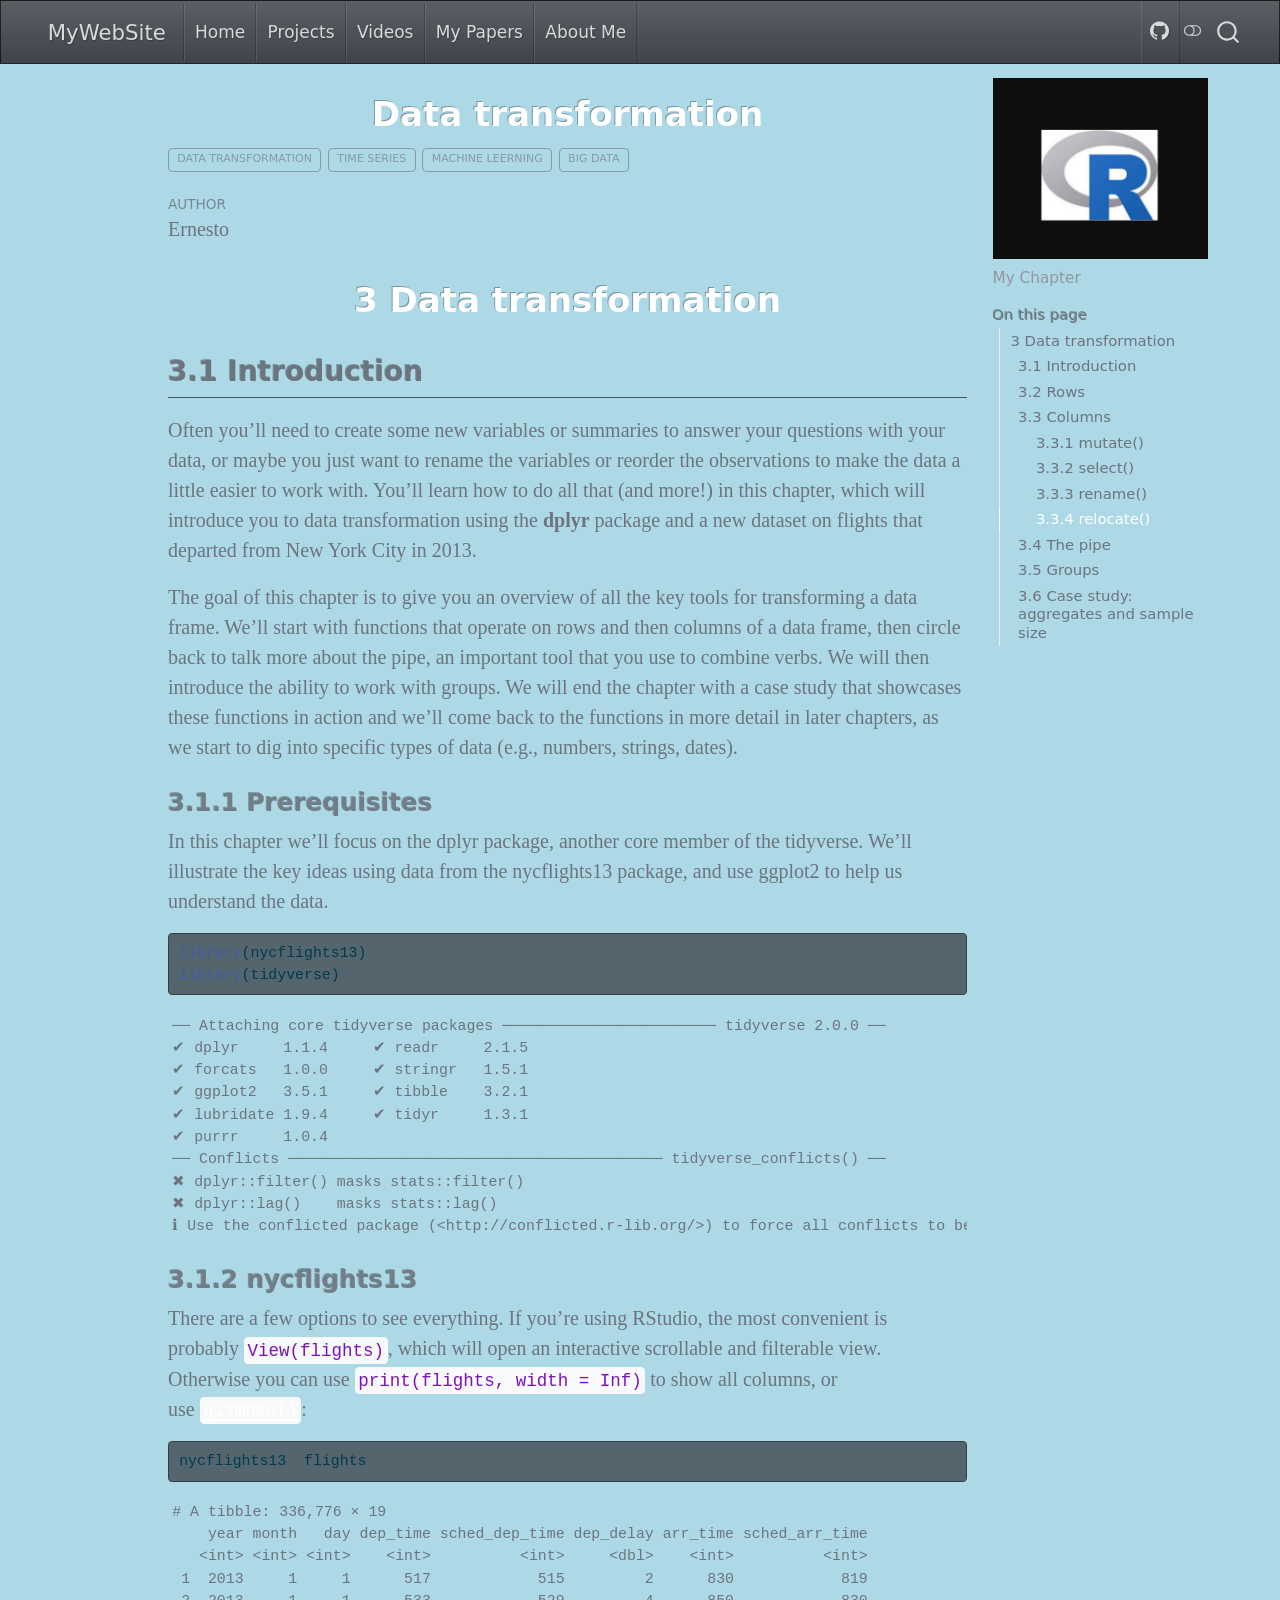
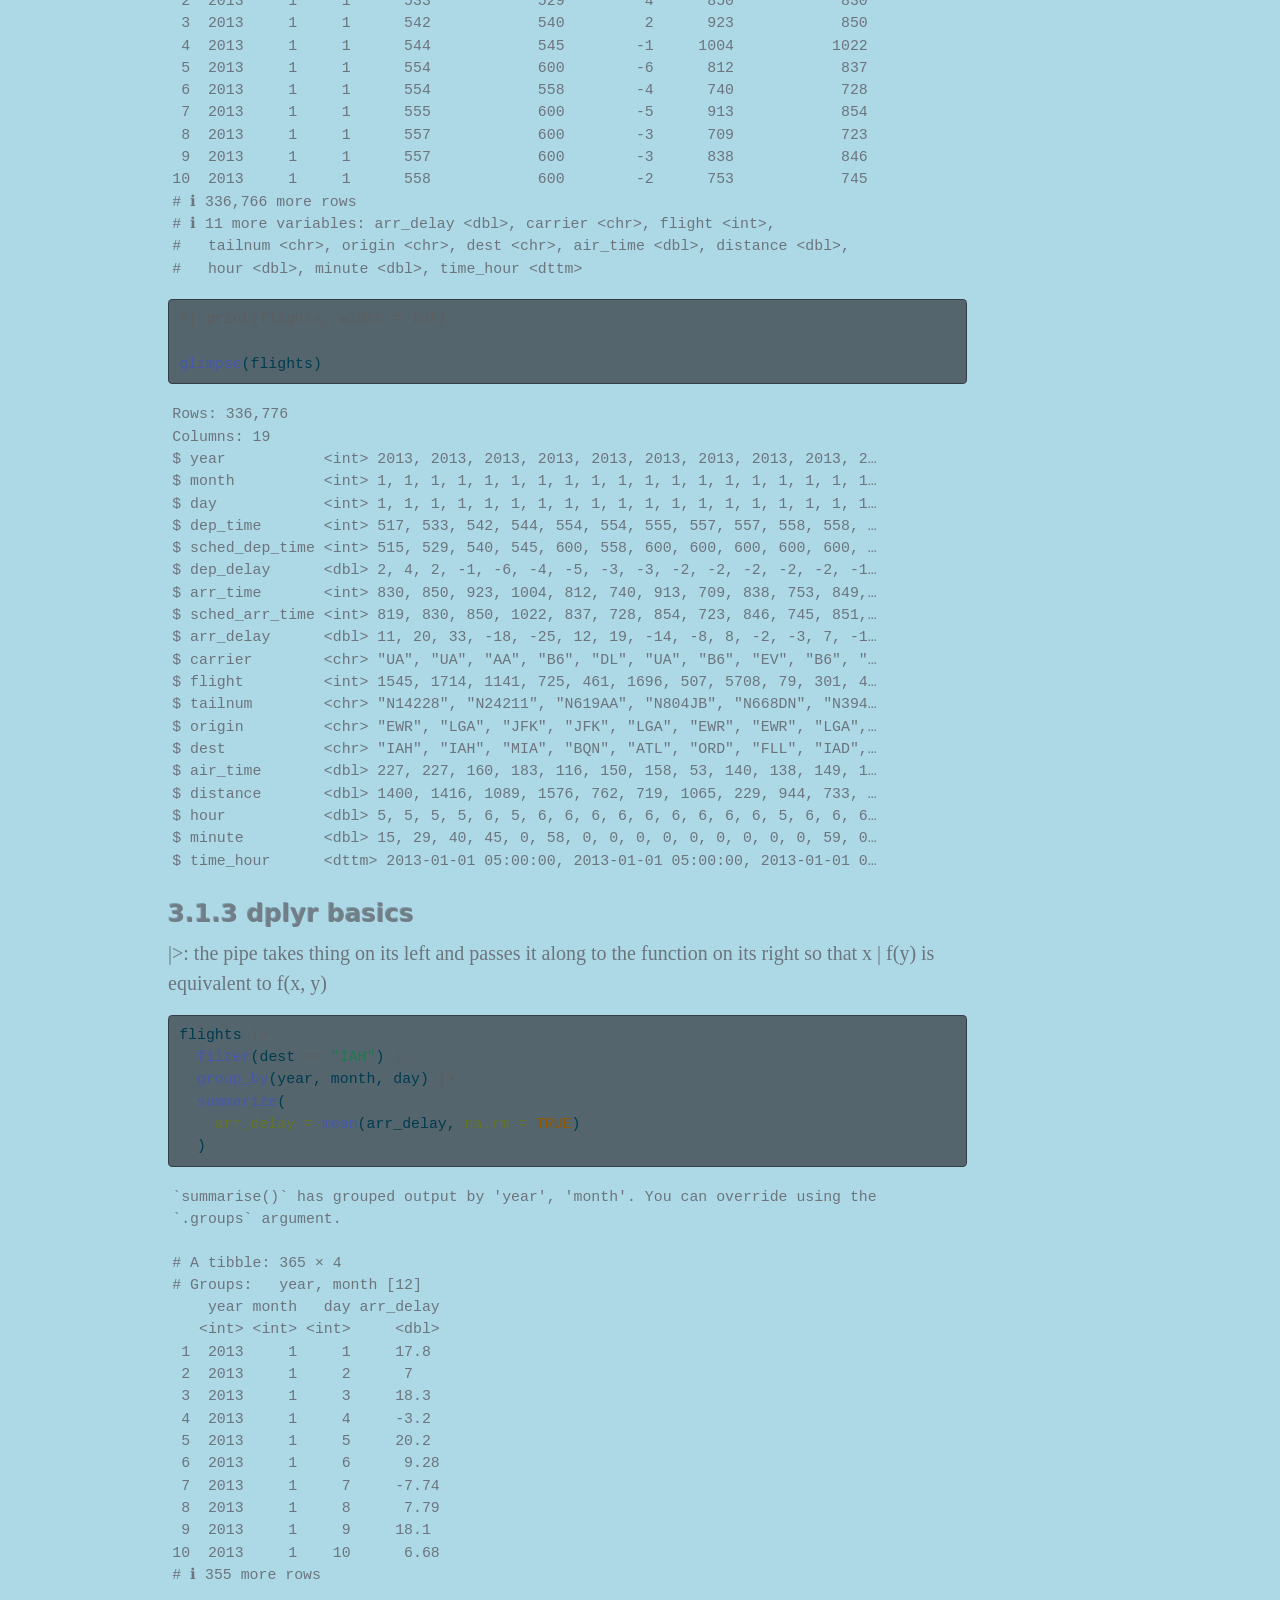
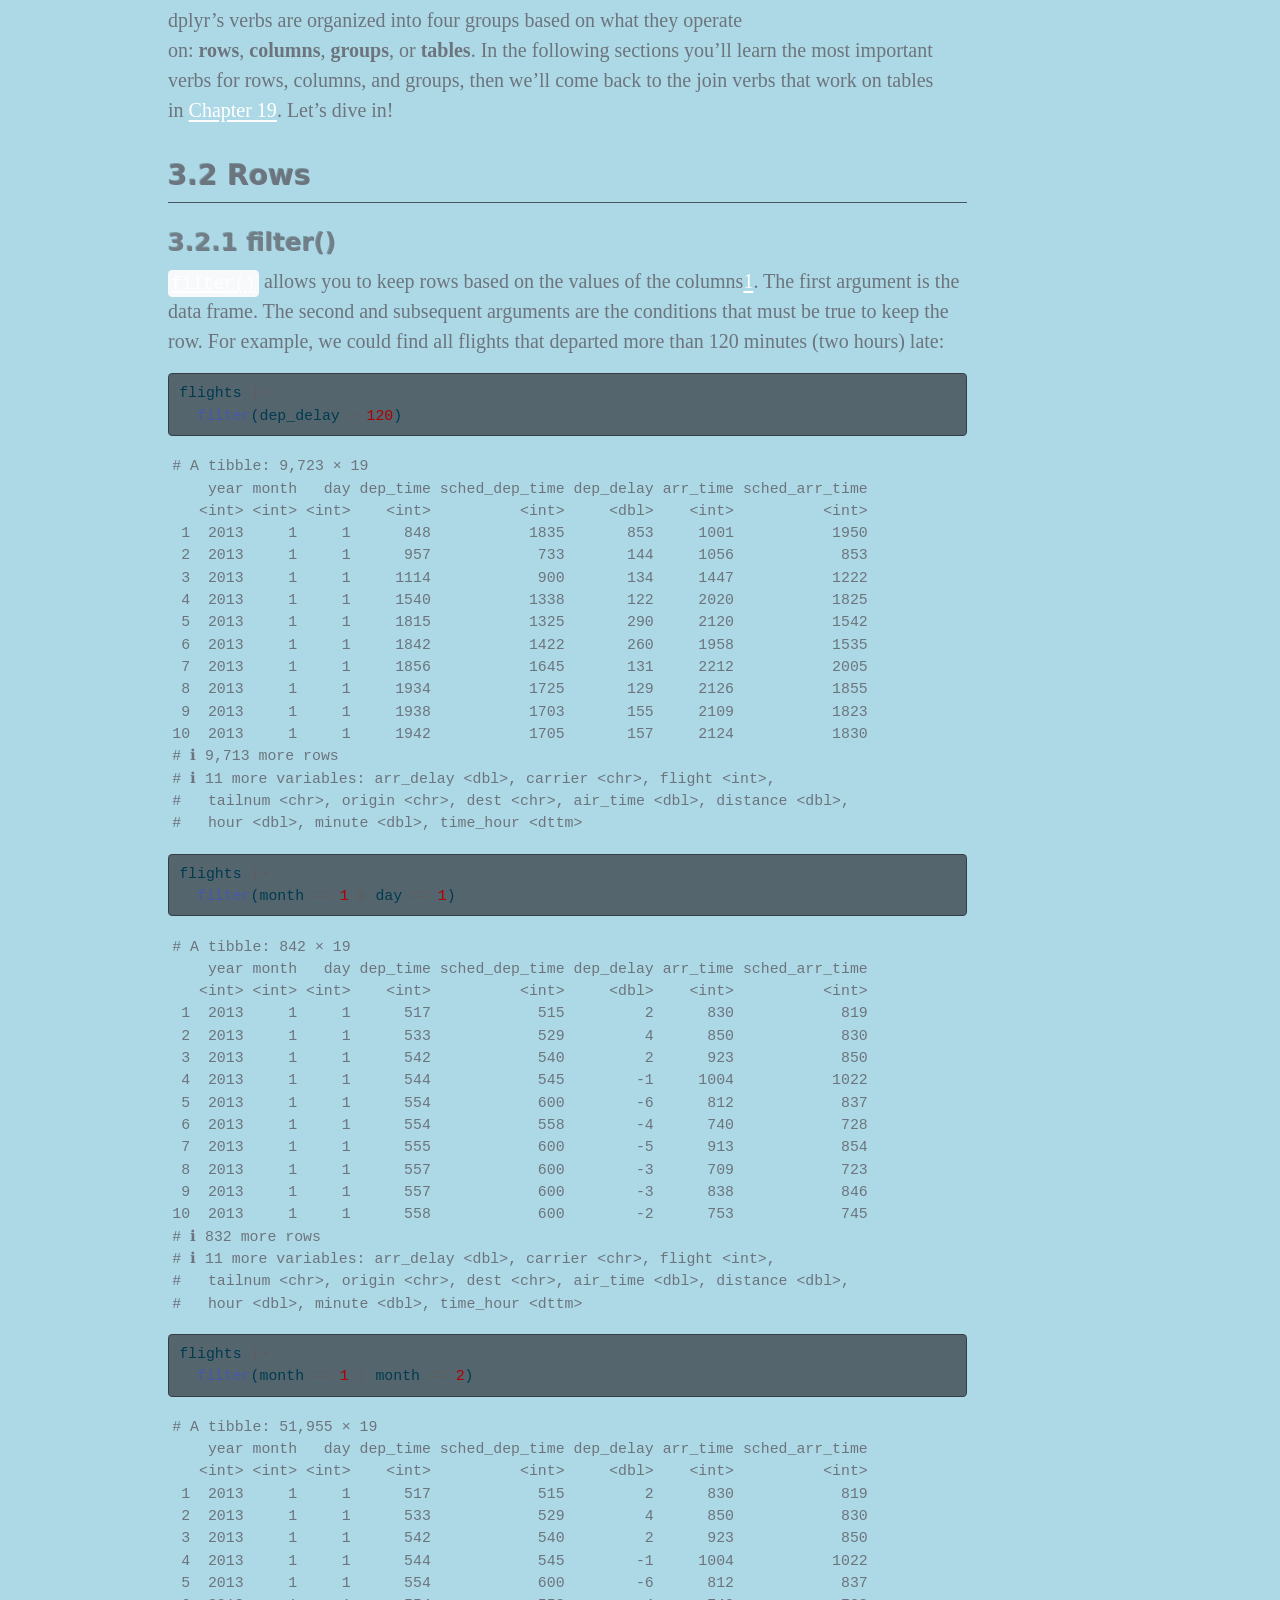
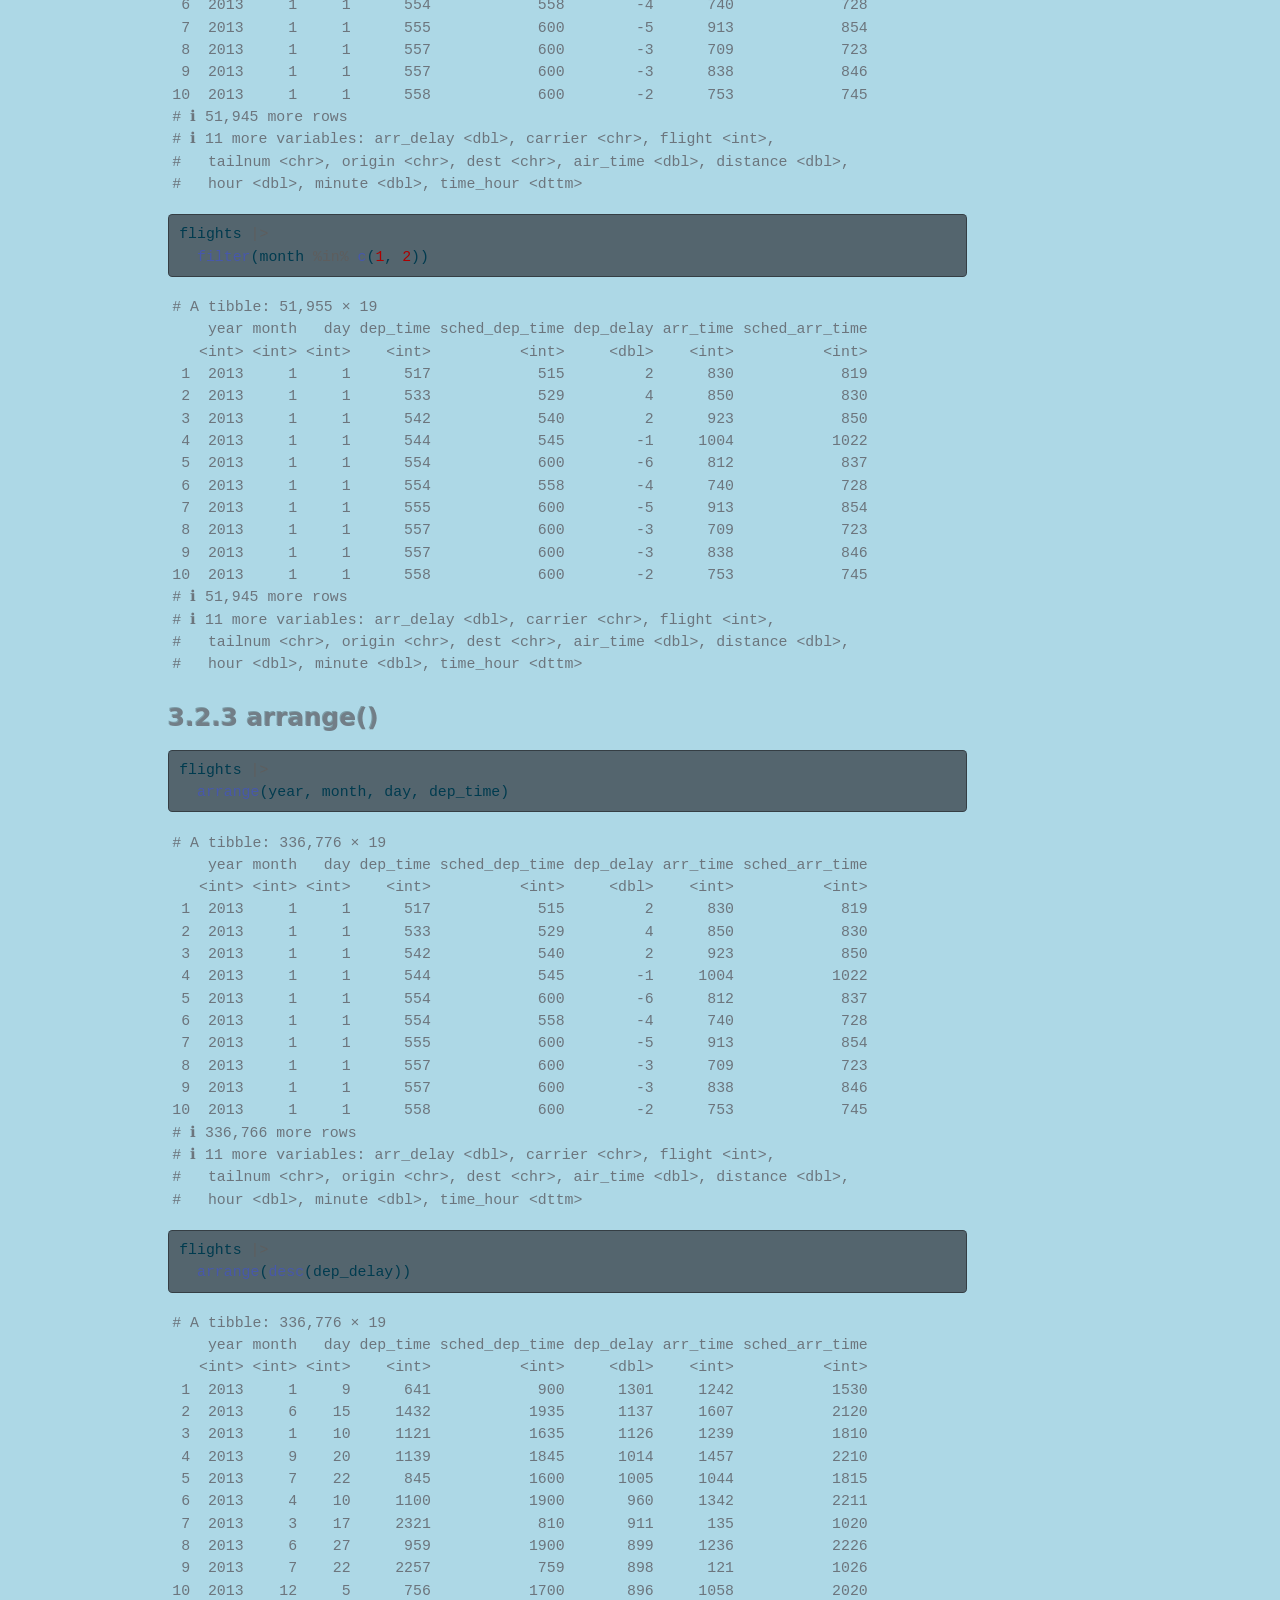
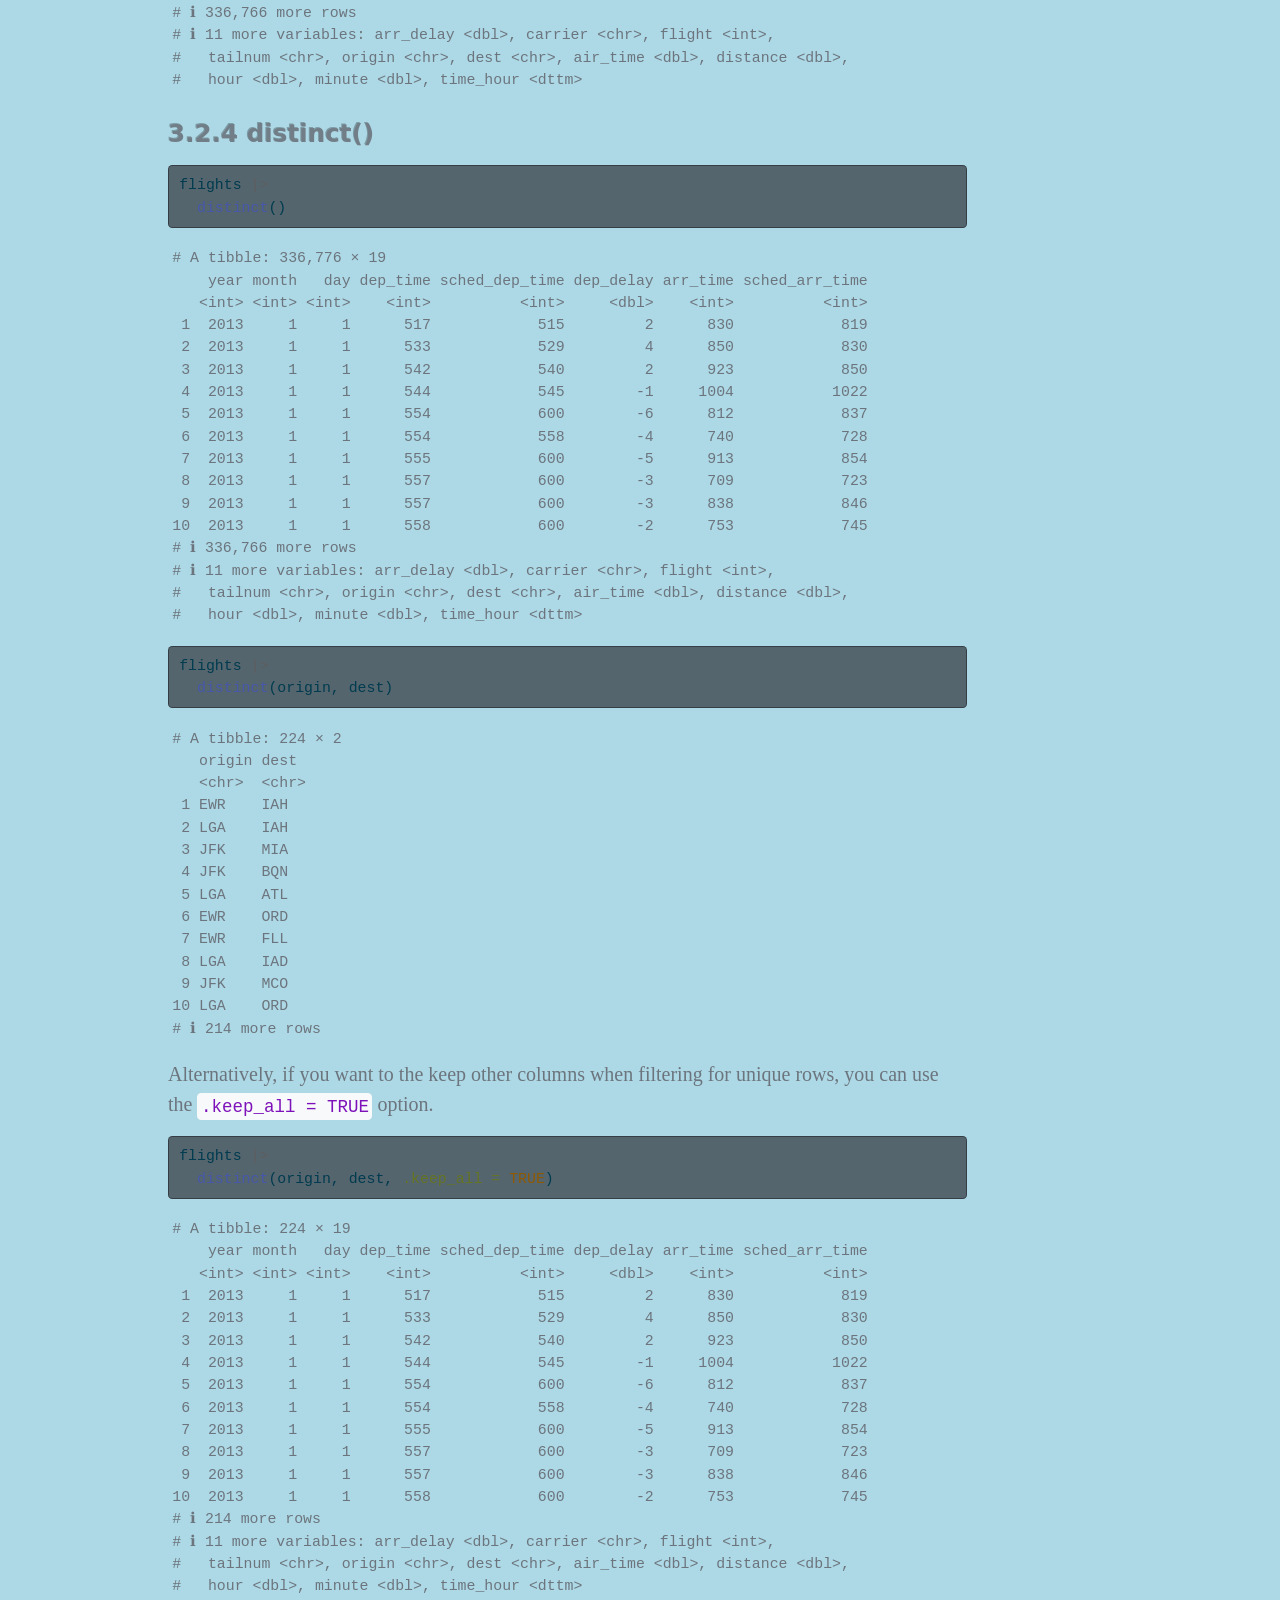
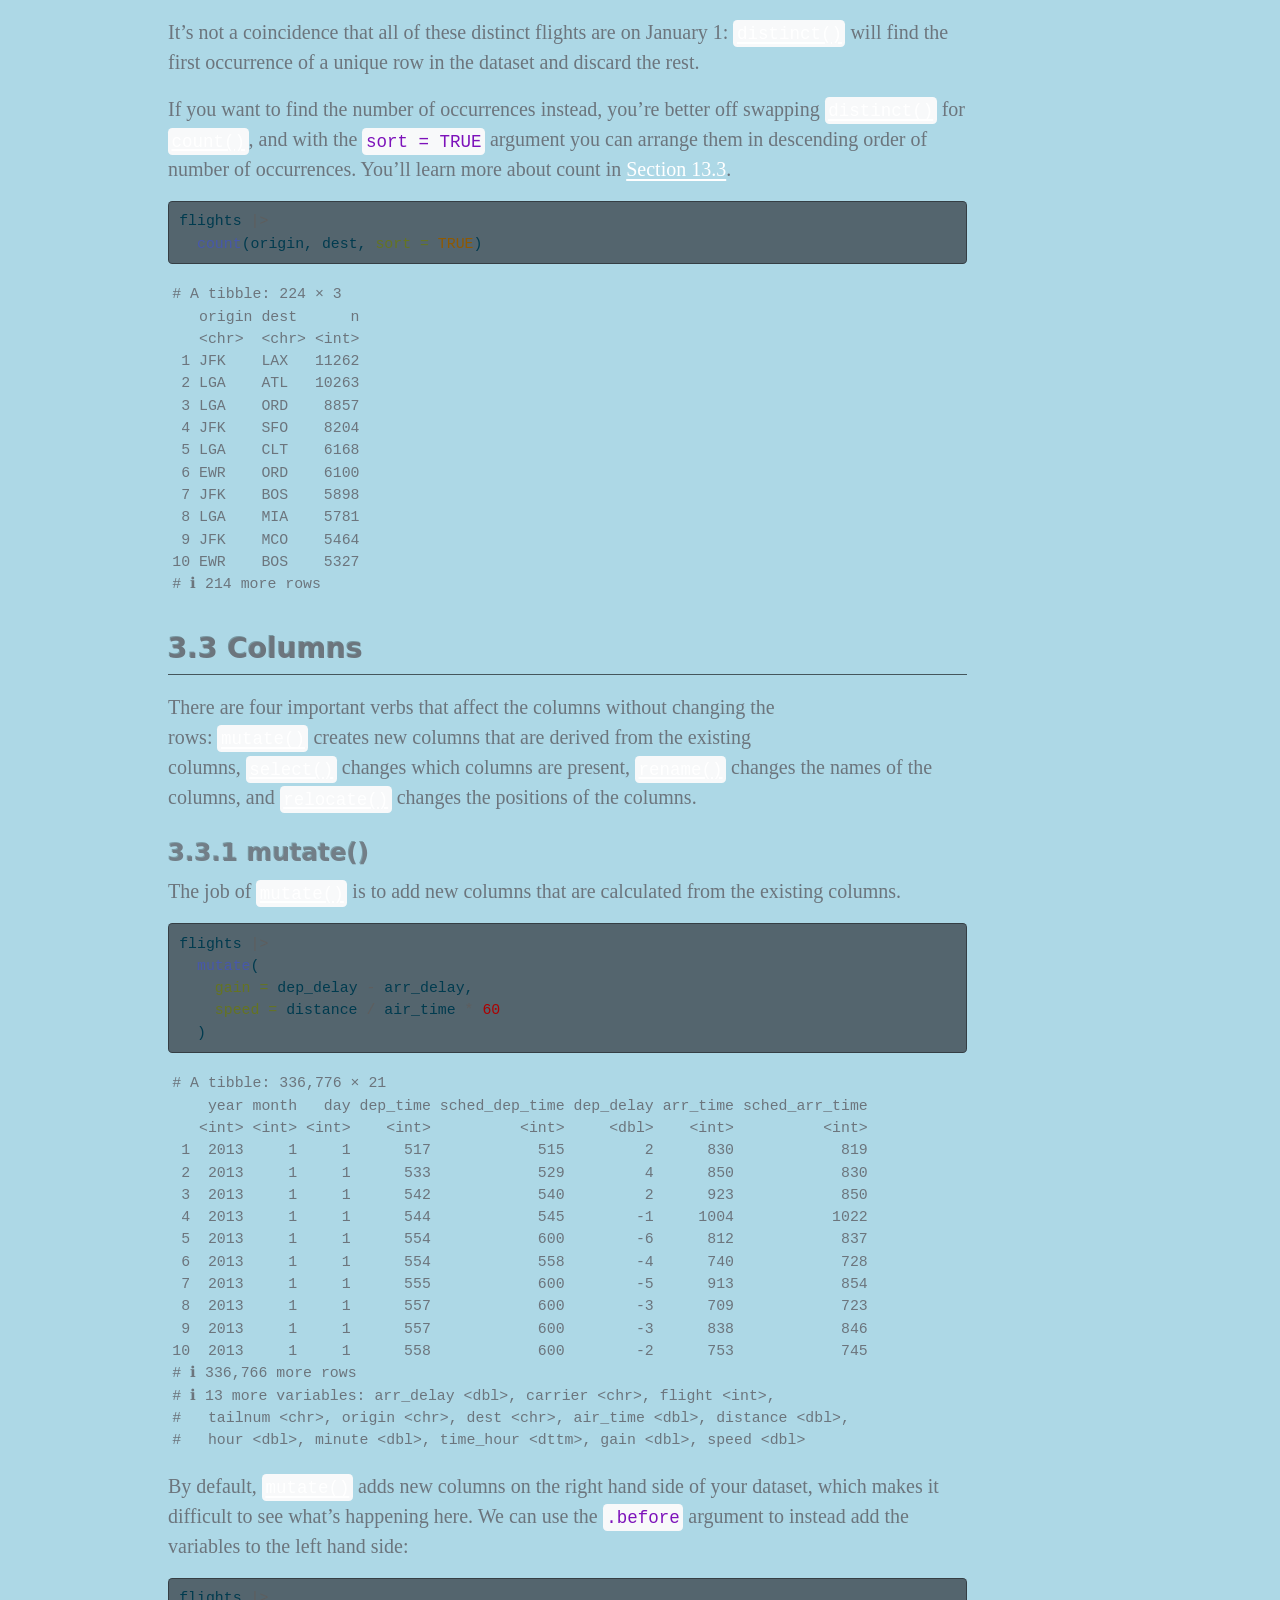
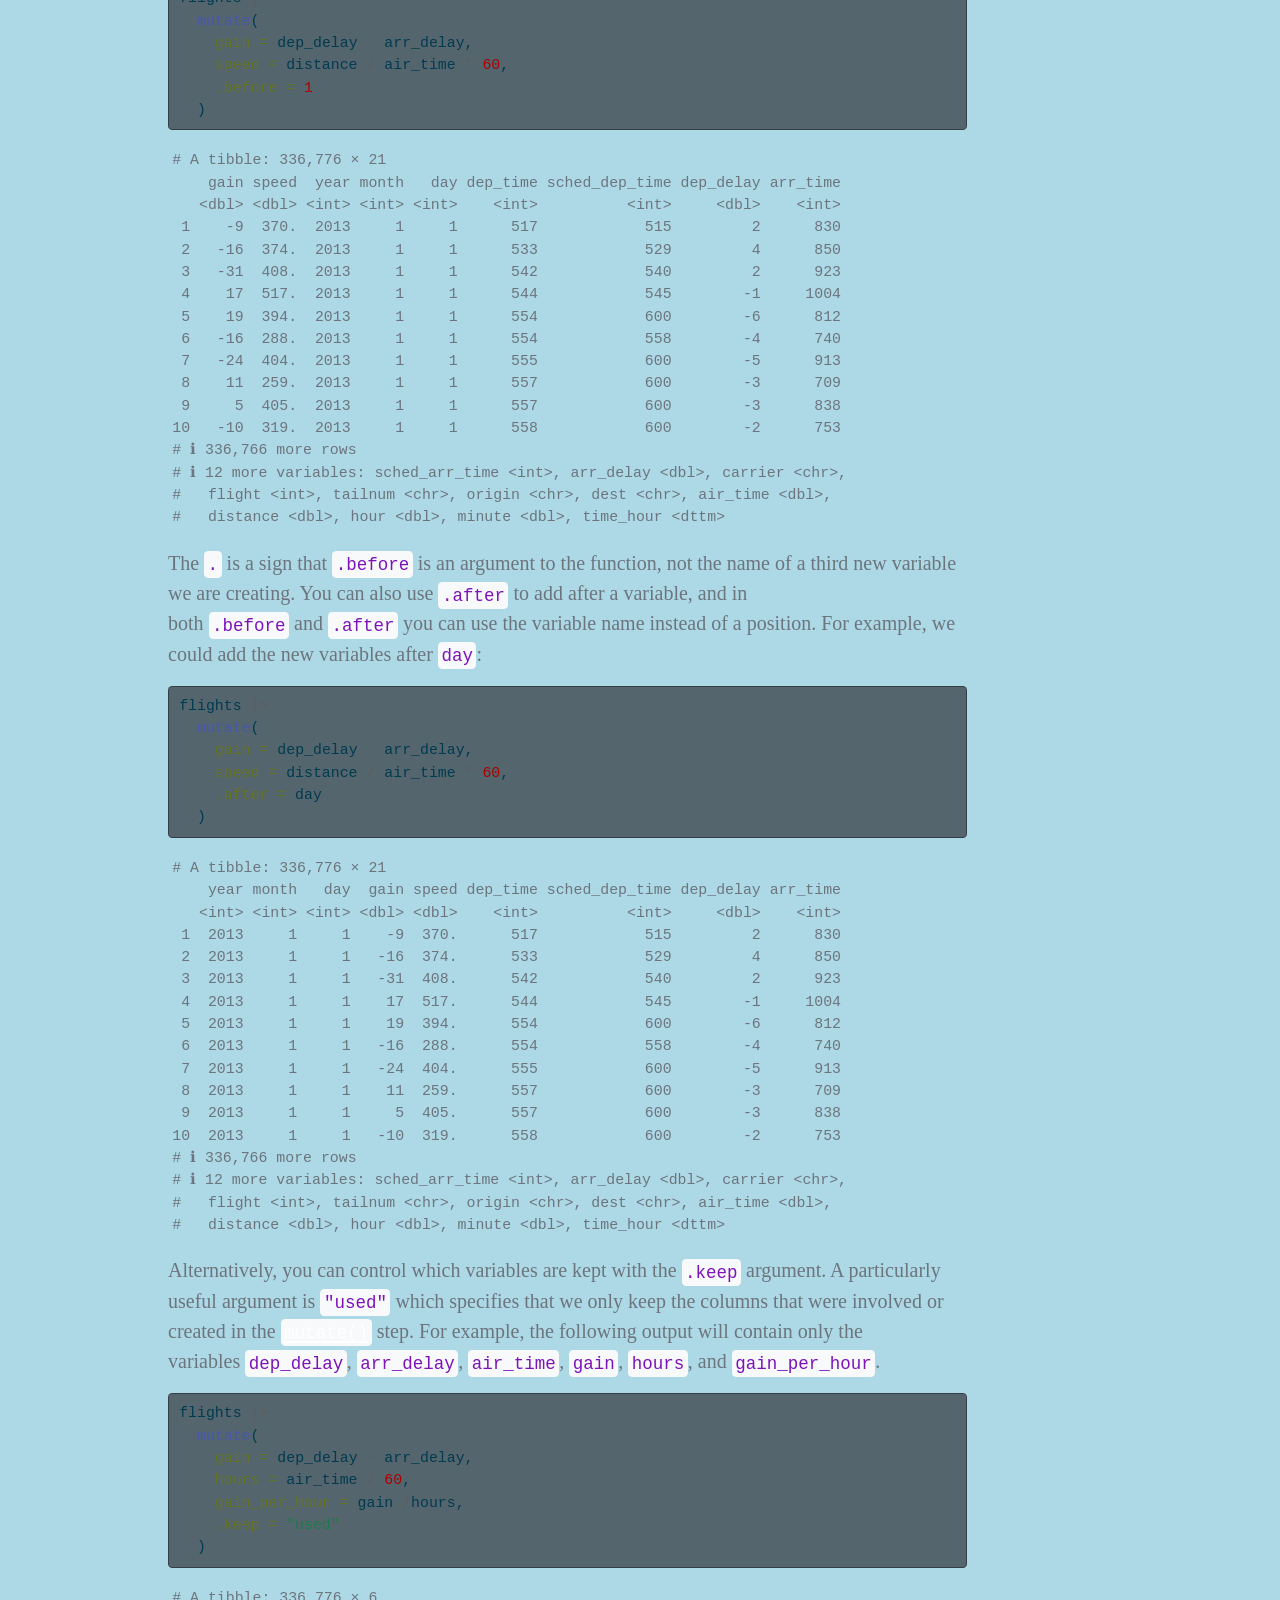
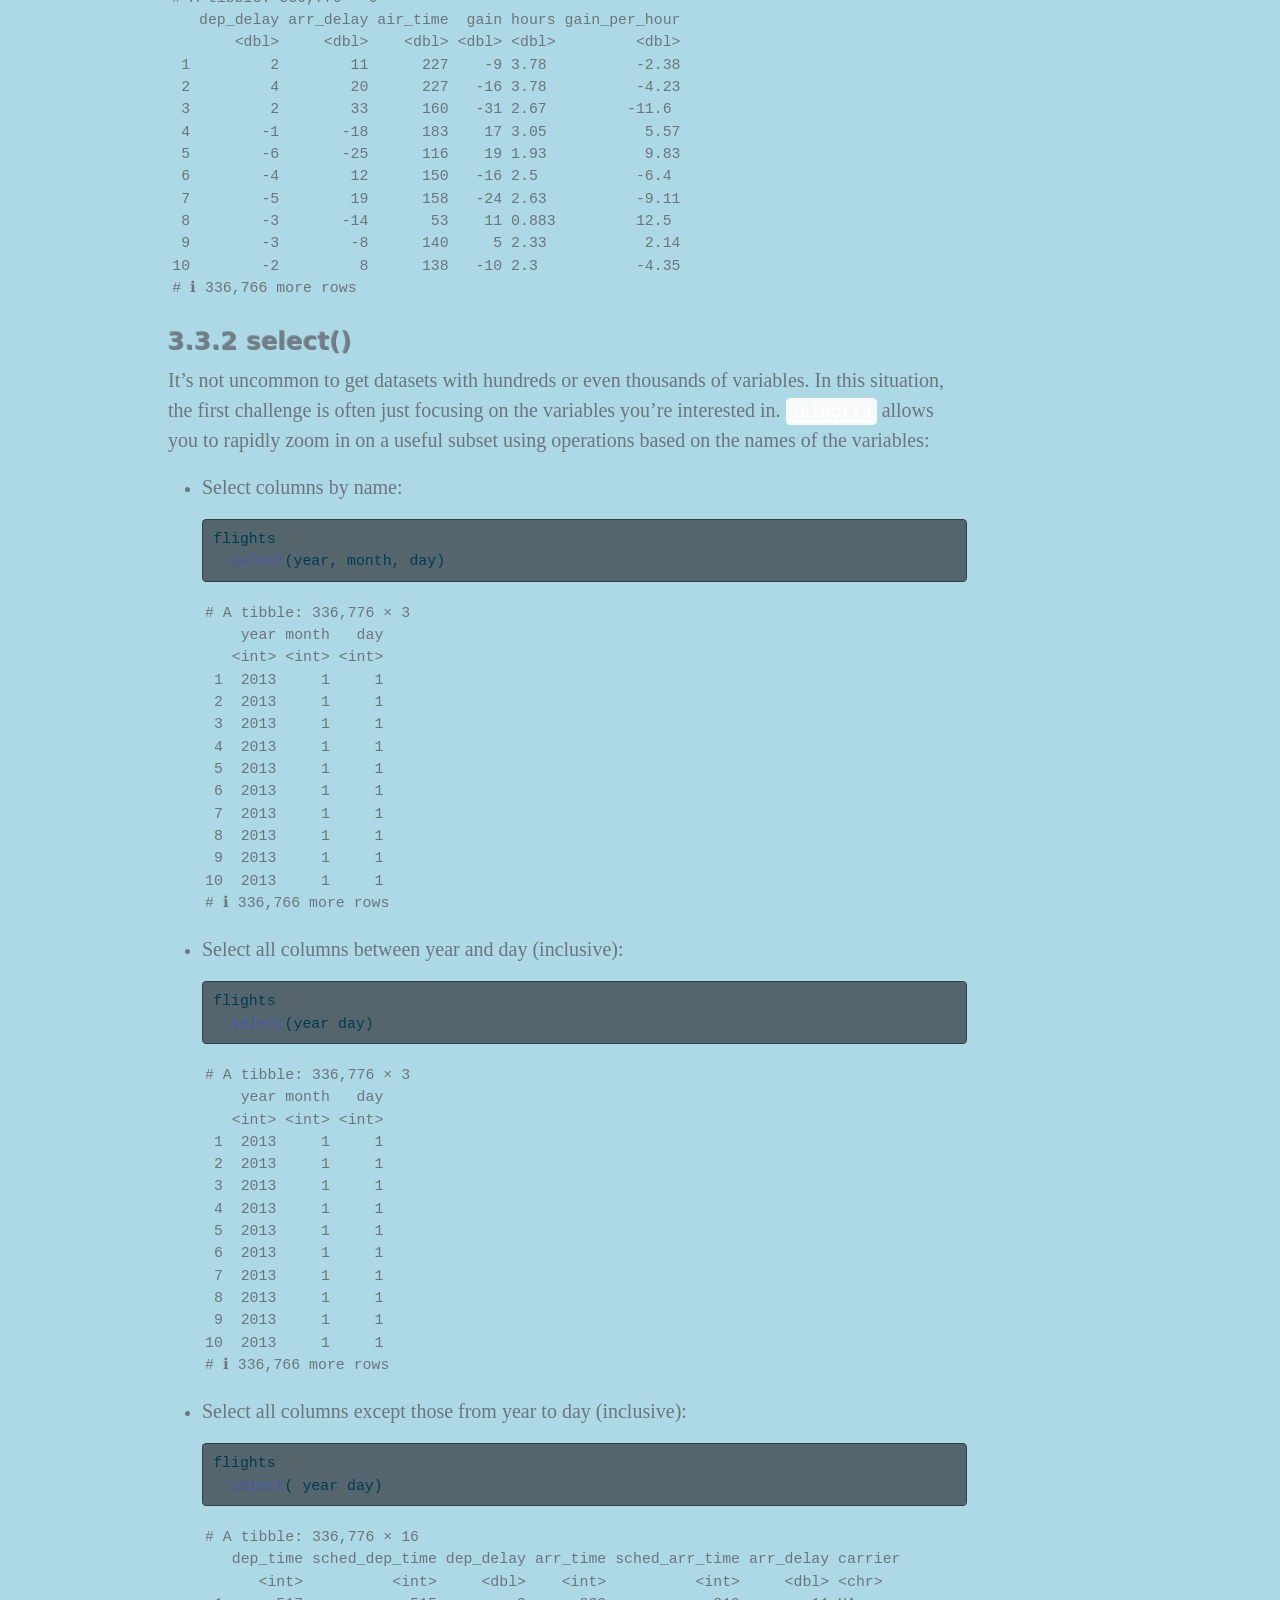
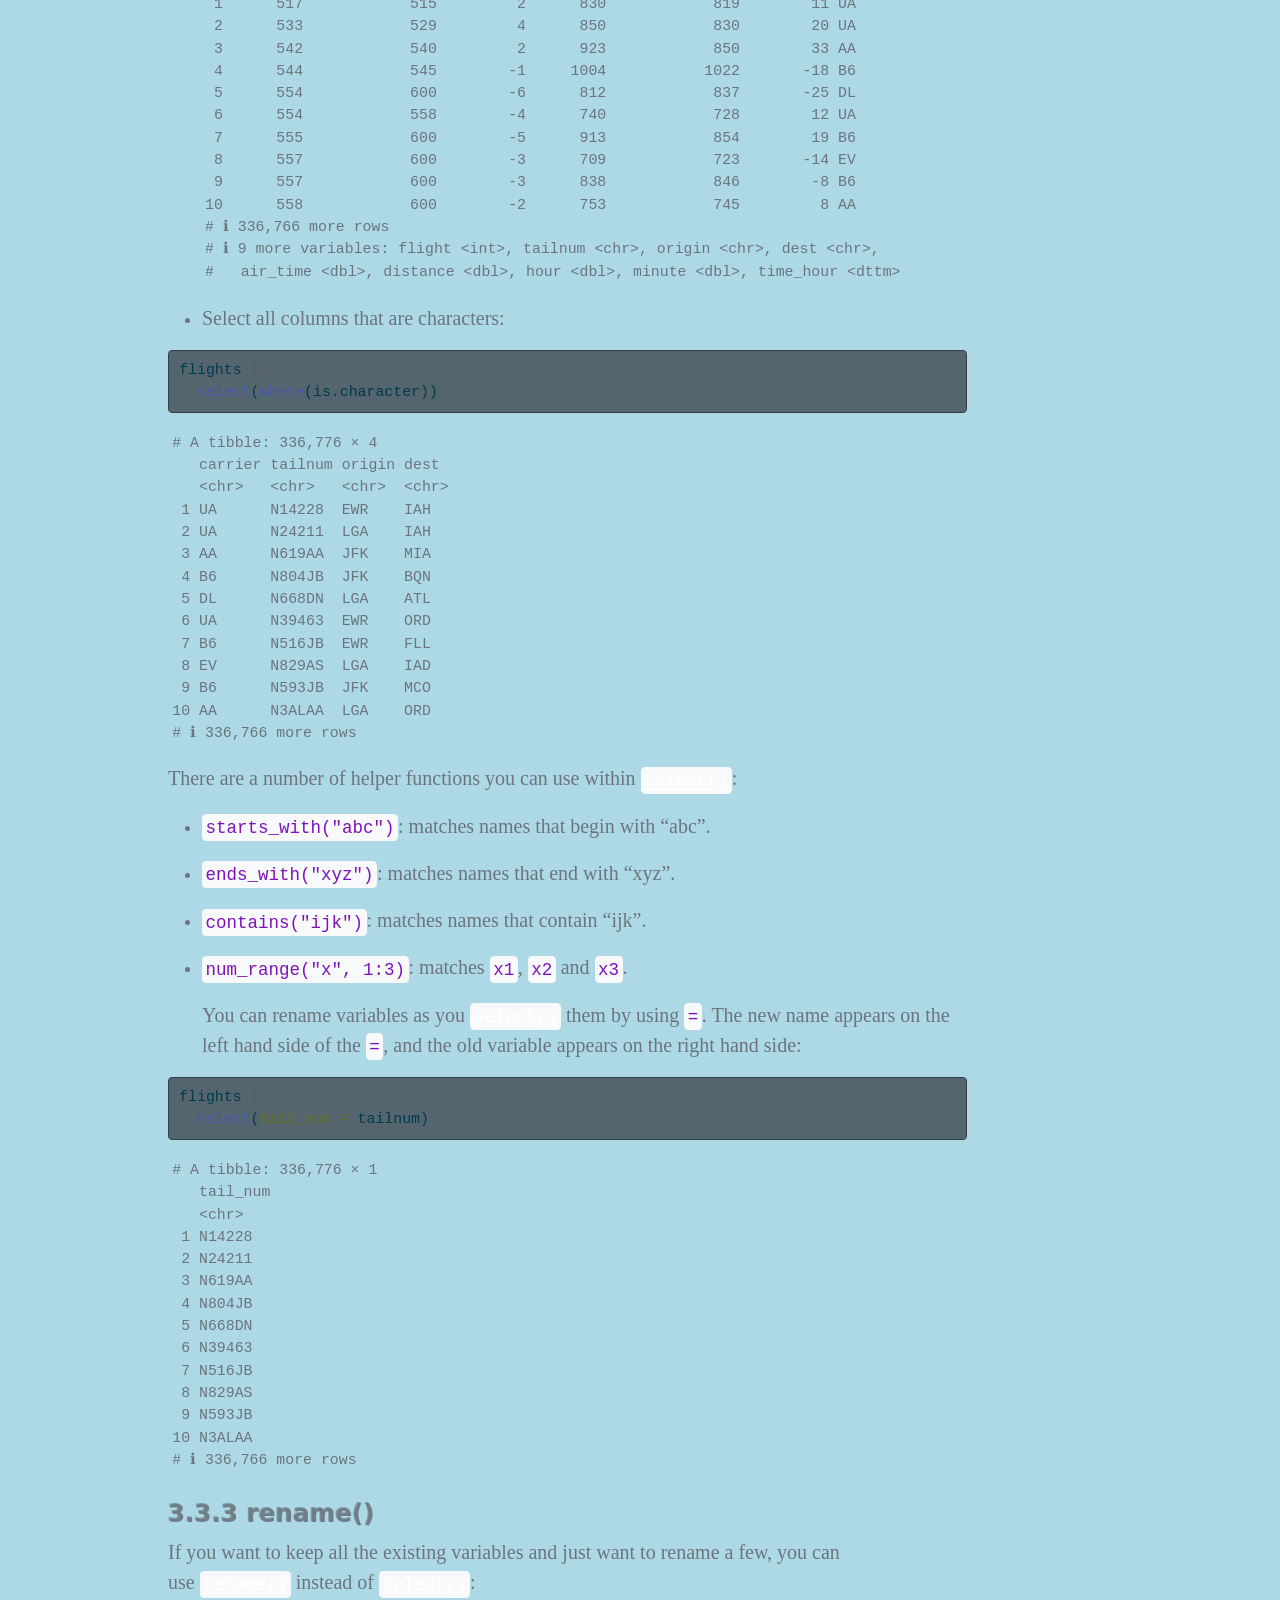
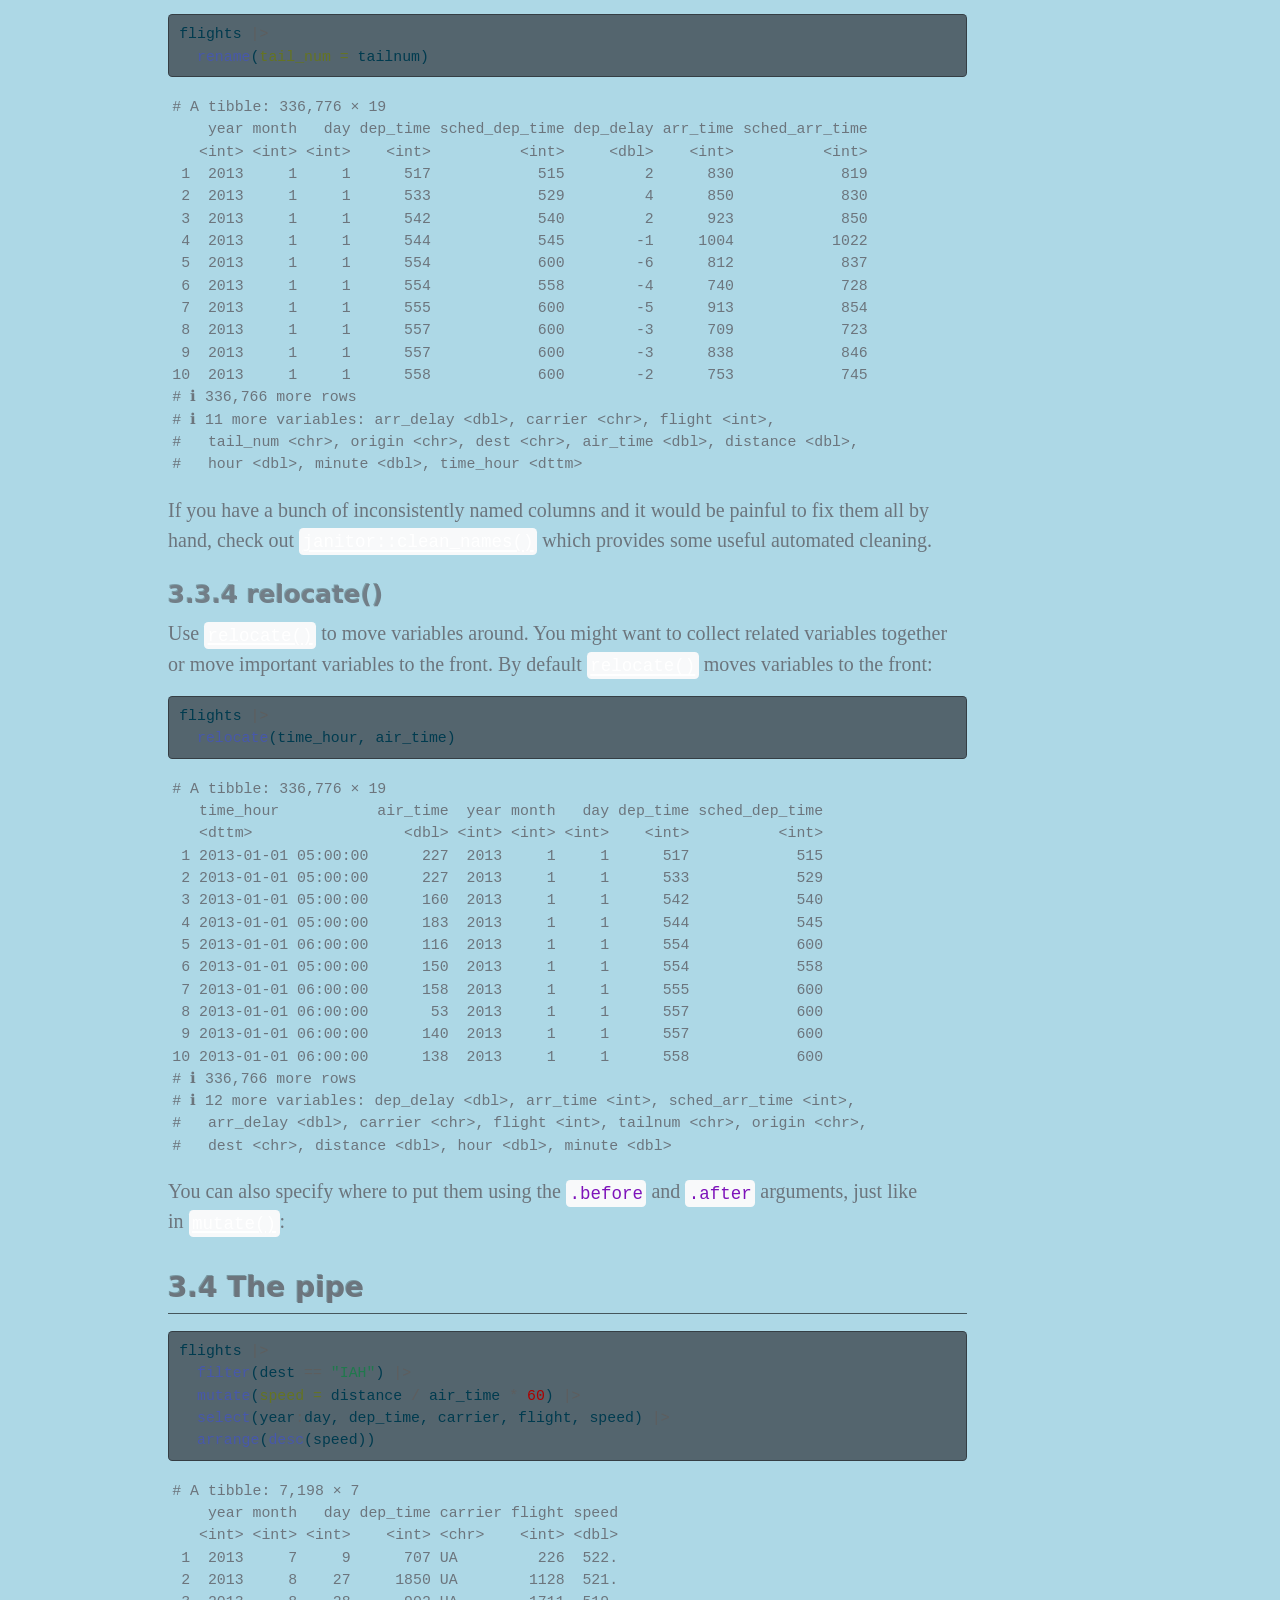
<file: docs/posts/projects/project1.html>
<!DOCTYPE html>
<html xmlns="http://www.w3.org/1999/xhtml" lang="en" xml:lang="en"><head>

<meta charset="utf-8">
<meta name="generator" content="quarto-1.5.56">

<meta name="viewport" content="width=device-width, initial-scale=1.0, user-scalable=yes">

<meta name="author" content="Ernesto">

<title>Data transformation – MyWebSite</title>
<style>
code{white-space: pre-wrap;}
span.smallcaps{font-variant: small-caps;}
div.columns{display: flex; gap: min(4vw, 1.5em);}
div.column{flex: auto; overflow-x: auto;}
div.hanging-indent{margin-left: 1.5em; text-indent: -1.5em;}
ul.task-list{list-style: none;}
ul.task-list li input[type="checkbox"] {
  width: 0.8em;
  margin: 0 0.8em 0.2em -1em; /* quarto-specific, see https://github.com/quarto-dev/quarto-cli/issues/4556 */ 
  vertical-align: middle;
}
/* CSS for syntax highlighting */
pre > code.sourceCode { white-space: pre; position: relative; }
pre > code.sourceCode > span { line-height: 1.25; }
pre > code.sourceCode > span:empty { height: 1.2em; }
.sourceCode { overflow: visible; }
code.sourceCode > span { color: inherit; text-decoration: inherit; }
div.sourceCode { margin: 1em 0; }
pre.sourceCode { margin: 0; }
@media screen {
div.sourceCode { overflow: auto; }
}
@media print {
pre > code.sourceCode { white-space: pre-wrap; }
pre > code.sourceCode > span { display: inline-block; text-indent: -5em; padding-left: 5em; }
}
pre.numberSource code
  { counter-reset: source-line 0; }
pre.numberSource code > span
  { position: relative; left: -4em; counter-increment: source-line; }
pre.numberSource code > span > a:first-child::before
  { content: counter(source-line);
    position: relative; left: -1em; text-align: right; vertical-align: baseline;
    border: none; display: inline-block;
    -webkit-touch-callout: none; -webkit-user-select: none;
    -khtml-user-select: none; -moz-user-select: none;
    -ms-user-select: none; user-select: none;
    padding: 0 4px; width: 4em;
  }
pre.numberSource { margin-left: 3em;  padding-left: 4px; }
div.sourceCode
  {   }
@media screen {
pre > code.sourceCode > span > a:first-child::before { text-decoration: underline; }
}
</style>


<script src="../../site_libs/quarto-nav/quarto-nav.js"></script>
<script src="../../site_libs/quarto-nav/headroom.min.js"></script>
<script src="../../site_libs/clipboard/clipboard.min.js"></script>
<script src="../../site_libs/quarto-search/autocomplete.umd.js"></script>
<script src="../../site_libs/quarto-search/fuse.min.js"></script>
<script src="../../site_libs/quarto-search/quarto-search.js"></script>
<meta name="quarto:offset" content="../../">
<link href="../../images/photo.jpg" rel="icon" type="image/jpeg">
<script src="../../site_libs/quarto-html/quarto.js"></script>
<script src="../../site_libs/quarto-html/popper.min.js"></script>
<script src="../../site_libs/quarto-html/tippy.umd.min.js"></script>
<script src="../../site_libs/quarto-html/anchor.min.js"></script>
<link href="../../site_libs/quarto-html/tippy.css" rel="stylesheet">
<link href="../../site_libs/quarto-html/quarto-syntax-highlighting.css" rel="stylesheet" class="quarto-color-scheme" id="quarto-text-highlighting-styles">
<link href="../../site_libs/quarto-html/quarto-syntax-highlighting-dark.css" rel="prefetch" class="quarto-color-scheme quarto-color-alternate" id="quarto-text-highlighting-styles">
<script src="../../site_libs/bootstrap/bootstrap.min.js"></script>
<link href="../../site_libs/bootstrap/bootstrap-icons.css" rel="stylesheet">
<link href="../../site_libs/bootstrap/bootstrap.min.css" rel="stylesheet" class="quarto-color-scheme" id="quarto-bootstrap" data-mode="dark">
<link href="../../site_libs/bootstrap/bootstrap-dark.min.css" rel="prefetch" class="quarto-color-scheme quarto-color-alternate" id="quarto-bootstrap" data-mode="dark">
<script id="quarto-search-options" type="application/json">{
  "location": "navbar",
  "copy-button": false,
  "collapse-after": 3,
  "panel-placement": "end",
  "type": "overlay",
  "limit": 50,
  "keyboard-shortcut": [
    "f",
    "/",
    "s"
  ],
  "show-item-context": false,
  "language": {
    "search-no-results-text": "No results",
    "search-matching-documents-text": "matching documents",
    "search-copy-link-title": "Copy link to search",
    "search-hide-matches-text": "Hide additional matches",
    "search-more-match-text": "more match in this document",
    "search-more-matches-text": "more matches in this document",
    "search-clear-button-title": "Clear",
    "search-text-placeholder": "",
    "search-detached-cancel-button-title": "Cancel",
    "search-submit-button-title": "Submit",
    "search-label": "Search"
  }
}</script>


<link rel="stylesheet" href="../../styles.css">
</head>

<body class="nav-fixed">

<div id="quarto-search-results"></div>
  <header id="quarto-header" class="headroom fixed-top">
    <nav class="navbar navbar-expand-lg " data-bs-theme="dark">
      <div class="navbar-container container-fluid">
      <div class="navbar-brand-container mx-auto">
    <a class="navbar-brand" href="../../index.html">
    <span class="navbar-title">MyWebSite</span>
    </a>
  </div>
            <div id="quarto-search" class="" title="Search"></div>
          <button class="navbar-toggler" type="button" data-bs-toggle="collapse" data-bs-target="#navbarCollapse" aria-controls="navbarCollapse" role="menu" aria-expanded="false" aria-label="Toggle navigation" onclick="if (window.quartoToggleHeadroom) { window.quartoToggleHeadroom(); }">
  <span class="navbar-toggler-icon"></span>
</button>
          <div class="collapse navbar-collapse" id="navbarCollapse">
            <ul class="navbar-nav navbar-nav-scroll me-auto">
  <li class="nav-item">
    <a class="nav-link" href="../../index.html"> 
<span class="menu-text">Home</span></a>
  </li>  
  <li class="nav-item">
    <a class="nav-link" href="../../posts/projects"> 
<span class="menu-text">Projects</span></a>
  </li>  
  <li class="nav-item">
    <a class="nav-link" href="../../video"> 
<span class="menu-text">Videos</span></a>
  </li>  
  <li class="nav-item">
    <a class="nav-link" href="../../posts/paper1.html"> 
<span class="menu-text">My Papers</span></a>
  </li>  
  <li class="nav-item">
    <a class="nav-link" href="../../about.html"> 
<span class="menu-text">About Me</span></a>
  </li>  
</ul>
            <ul class="navbar-nav navbar-nav-scroll ms-auto">
  <li class="nav-item compact">
    <a class="nav-link" href="https://github.com/rladiesrome"> <i class="bi bi-github" role="img" aria-label="Github">
</i> 
<span class="menu-text"></span></a>
  </li>  
</ul>
          </div> <!-- /navcollapse -->
            <div class="quarto-navbar-tools">
  <a href="" class="quarto-color-scheme-toggle quarto-navigation-tool  px-1" onclick="window.quartoToggleColorScheme(); return false;" title="Toggle dark mode"><i class="bi"></i></a>
</div>
      </div> <!-- /container-fluid -->
    </nav>
</header>
<!-- content -->
<div id="quarto-content" class="quarto-container page-columns page-rows-contents page-layout-article page-navbar">
<!-- sidebar -->
<!-- margin-sidebar -->
    <div id="quarto-margin-sidebar" class="sidebar margin-sidebar"><div class="quarto-margin-header"><div class="margin-header-item">
<div class="quarto-figure quarto-figure-center">
<figure class="figure">
<p><img src="../..\images/R_logo.png" class="img-fluid figure-img"></p>
<figcaption>My Chapter</figcaption>
</figure>
</div>
</div></div>
        <nav id="TOC" role="doc-toc" class="toc-active">
    <h2 id="toc-title">On this page</h2>
   
  <ul>
  <li><a href="#sec-data-transform" id="toc-sec-data-transform" class="nav-link active" data-scroll-target="#sec-data-transform">3 Data transformation</a>
  <ul class="collapse">
  <li><a href="#introduction" id="toc-introduction" class="nav-link" data-scroll-target="#introduction">3.1 Introduction</a>
  <ul class="collapse">
  <li><a href="#prerequisites" id="toc-prerequisites" class="nav-link" data-scroll-target="#prerequisites">3.1.1 Prerequisites</a></li>
  <li><a href="#nycflights13" id="toc-nycflights13" class="nav-link" data-scroll-target="#nycflights13">3.1.2 nycflights13</a></li>
  <li><a href="#dplyr-basics" id="toc-dplyr-basics" class="nav-link" data-scroll-target="#dplyr-basics">3.1.3 dplyr basics</a></li>
  </ul></li>
  <li><a href="#rows" id="toc-rows" class="nav-link" data-scroll-target="#rows">3.2 Rows</a>
  <ul class="collapse">
  <li><a href="#filter" id="toc-filter" class="nav-link" data-scroll-target="#filter">3.2.1 filter()</a></li>
  <li><a href="#arrange" id="toc-arrange" class="nav-link" data-scroll-target="#arrange">3.2.3 arrange()</a></li>
  <li><a href="#distinct" id="toc-distinct" class="nav-link" data-scroll-target="#distinct">3.2.4 distinct()</a></li>
  </ul></li>
  <li><a href="#columns" id="toc-columns" class="nav-link" data-scroll-target="#columns">3.3 Columns</a>
  <ul class="collapse">
  <li><a href="#mutate" id="toc-mutate" class="nav-link" data-scroll-target="#mutate">3.3.1 mutate()</a></li>
  <li><a href="#select" id="toc-select" class="nav-link" data-scroll-target="#select">3.3.2 select()</a></li>
  <li><a href="#rename" id="toc-rename" class="nav-link" data-scroll-target="#rename">3.3.3 rename()</a></li>
  <li><a href="#relocate" id="toc-relocate" class="nav-link" data-scroll-target="#relocate">3.3.4 relocate()</a></li>
  </ul></li>
  <li><a href="#the-pipe" id="toc-the-pipe" class="nav-link" data-scroll-target="#the-pipe">3.4 The pipe</a></li>
  <li><a href="#groups" id="toc-groups" class="nav-link" data-scroll-target="#groups">3.5 Groups</a>
  <ul class="collapse">
  <li><a href="#group_by" id="toc-group_by" class="nav-link" data-scroll-target="#group_by">3.5.1 group_by()</a></li>
  <li><a href="#summarize" id="toc-summarize" class="nav-link" data-scroll-target="#summarize">3.5.2 summarize()</a></li>
  <li><a href="#the-slice_functions" id="toc-the-slice_functions" class="nav-link" data-scroll-target="#the-slice_functions">3.5.3 The slice_functions</a></li>
  <li><a href="#grouping-by-multiple-variables" id="toc-grouping-by-multiple-variables" class="nav-link" data-scroll-target="#grouping-by-multiple-variables">3.5.4 Grouping by multiple variables</a></li>
  <li><a href="#ungrouping" id="toc-ungrouping" class="nav-link" data-scroll-target="#ungrouping">3.5.5 Ungrouping</a></li>
  <li><a href="#by" id="toc-by" class="nav-link" data-scroll-target="#by">3.5.6 .by</a></li>
  </ul></li>
  <li><a href="#case-study-aggregates-and-sample-size" id="toc-case-study-aggregates-and-sample-size" class="nav-link" data-scroll-target="#case-study-aggregates-and-sample-size">3.6 Case study: aggregates and sample size</a></li>
  </ul></li>
  </ul>
</nav>
    </div>
<!-- main -->
<main class="content" id="quarto-document-content">

<header id="title-block-header" class="quarto-title-block default">
<div class="quarto-title">
<h1 class="title">Data transformation</h1>
  <div class="quarto-categories">
    <div class="quarto-category">Data Transformation</div>
    <div class="quarto-category">Time Series</div>
    <div class="quarto-category">Machine Leerning</div>
    <div class="quarto-category">Big data</div>
  </div>
  </div>



<div class="quarto-title-meta">

    <div>
    <div class="quarto-title-meta-heading">Author</div>
    <div class="quarto-title-meta-contents">
             <p>Ernesto </p>
          </div>
  </div>
    
  
    
  </div>
  


</header>


<section id="sec-data-transform" class="level1">
<h1>3 Data transformation</h1>
<section id="introduction" class="level2">
<h2 class="anchored" data-anchor-id="introduction">3.1 Introduction</h2>
<p>Often you’ll need to create some new variables or summaries to answer your questions with your data, or maybe you just want to rename the variables or reorder the observations to make the data a little easier to work with. You’ll learn how to do all that (and more!) in this chapter, which will introduce you to data transformation using the&nbsp;<strong>dplyr</strong>&nbsp;package and a new dataset on flights that departed from New York City in 2013.</p>
<p>The goal of this chapter is to give you an overview of all the key tools for transforming a data frame. We’ll start with functions that operate on rows and then columns of a data frame, then circle back to talk more about the pipe, an important tool that you use to combine verbs. We will then introduce the ability to work with groups. We will end the chapter with a case study that showcases these functions in action and we’ll come back to the functions in more detail in later chapters, as we start to dig into specific types of data (e.g., numbers, strings, dates).</p>
<section id="prerequisites" class="level3">
<h3 class="anchored" data-anchor-id="prerequisites">3.1.1 Prerequisites</h3>
<p>In this chapter we’ll focus on the dplyr package, another core member of the tidyverse. We’ll illustrate the key ideas using data from the nycflights13 package, and use ggplot2 to help us understand the data.</p>
<div class="cell">
<div class="sourceCode cell-code" id="cb1"><pre class="sourceCode r code-with-copy"><code class="sourceCode r"><span id="cb1-1"><a href="#cb1-1" aria-hidden="true" tabindex="-1"></a><span class="fu">library</span>(nycflights13)</span>
<span id="cb1-2"><a href="#cb1-2" aria-hidden="true" tabindex="-1"></a><span class="fu">library</span>(tidyverse)</span></code><button title="Copy to Clipboard" class="code-copy-button"><i class="bi"></i></button></pre></div>
<div class="cell-output cell-output-stderr">
<pre><code>── Attaching core tidyverse packages ──────────────────────── tidyverse 2.0.0 ──
✔ dplyr     1.1.4     ✔ readr     2.1.5
✔ forcats   1.0.0     ✔ stringr   1.5.1
✔ ggplot2   3.5.1     ✔ tibble    3.2.1
✔ lubridate 1.9.4     ✔ tidyr     1.3.1
✔ purrr     1.0.4     
── Conflicts ────────────────────────────────────────── tidyverse_conflicts() ──
✖ dplyr::filter() masks stats::filter()
✖ dplyr::lag()    masks stats::lag()
ℹ Use the conflicted package (&lt;http://conflicted.r-lib.org/&gt;) to force all conflicts to become errors</code></pre>
</div>
</div>
</section>
<section id="nycflights13" class="level3">
<h3 class="anchored" data-anchor-id="nycflights13">3.1.2 nycflights13</h3>
<p>There are a few options to see everything. If you’re using RStudio, the most convenient is probably&nbsp;<code>View(flights)</code>, which will open an interactive scrollable and filterable view. Otherwise you can use&nbsp;<code>print(flights, width = Inf)</code>&nbsp;to show all columns, or use&nbsp;<a href="https://pillar.r-lib.org/reference/glimpse.html"><code>glimpse()</code></a>:</p>
<div class="cell">
<div class="sourceCode cell-code" id="cb3"><pre class="sourceCode r code-with-copy"><code class="sourceCode r"><span id="cb3-1"><a href="#cb3-1" aria-hidden="true" tabindex="-1"></a>nycflights13<span class="sc">::</span>flights</span></code><button title="Copy to Clipboard" class="code-copy-button"><i class="bi"></i></button></pre></div>
<div class="cell-output cell-output-stdout">
<pre><code># A tibble: 336,776 × 19
    year month   day dep_time sched_dep_time dep_delay arr_time sched_arr_time
   &lt;int&gt; &lt;int&gt; &lt;int&gt;    &lt;int&gt;          &lt;int&gt;     &lt;dbl&gt;    &lt;int&gt;          &lt;int&gt;
 1  2013     1     1      517            515         2      830            819
 2  2013     1     1      533            529         4      850            830
 3  2013     1     1      542            540         2      923            850
 4  2013     1     1      544            545        -1     1004           1022
 5  2013     1     1      554            600        -6      812            837
 6  2013     1     1      554            558        -4      740            728
 7  2013     1     1      555            600        -5      913            854
 8  2013     1     1      557            600        -3      709            723
 9  2013     1     1      557            600        -3      838            846
10  2013     1     1      558            600        -2      753            745
# ℹ 336,766 more rows
# ℹ 11 more variables: arr_delay &lt;dbl&gt;, carrier &lt;chr&gt;, flight &lt;int&gt;,
#   tailnum &lt;chr&gt;, origin &lt;chr&gt;, dest &lt;chr&gt;, air_time &lt;dbl&gt;, distance &lt;dbl&gt;,
#   hour &lt;dbl&gt;, minute &lt;dbl&gt;, time_hour &lt;dttm&gt;</code></pre>
</div>
<div class="sourceCode cell-code" id="cb5"><pre class="sourceCode r code-with-copy"><code class="sourceCode r"><span id="cb5-1"><a href="#cb5-1" aria-hidden="true" tabindex="-1"></a><span class="co">#| print(flights, width = Inf)</span></span>
<span id="cb5-2"><a href="#cb5-2" aria-hidden="true" tabindex="-1"></a></span>
<span id="cb5-3"><a href="#cb5-3" aria-hidden="true" tabindex="-1"></a><span class="fu">glimpse</span>(flights)</span></code><button title="Copy to Clipboard" class="code-copy-button"><i class="bi"></i></button></pre></div>
<div class="cell-output cell-output-stdout">
<pre><code>Rows: 336,776
Columns: 19
$ year           &lt;int&gt; 2013, 2013, 2013, 2013, 2013, 2013, 2013, 2013, 2013, 2…
$ month          &lt;int&gt; 1, 1, 1, 1, 1, 1, 1, 1, 1, 1, 1, 1, 1, 1, 1, 1, 1, 1, 1…
$ day            &lt;int&gt; 1, 1, 1, 1, 1, 1, 1, 1, 1, 1, 1, 1, 1, 1, 1, 1, 1, 1, 1…
$ dep_time       &lt;int&gt; 517, 533, 542, 544, 554, 554, 555, 557, 557, 558, 558, …
$ sched_dep_time &lt;int&gt; 515, 529, 540, 545, 600, 558, 600, 600, 600, 600, 600, …
$ dep_delay      &lt;dbl&gt; 2, 4, 2, -1, -6, -4, -5, -3, -3, -2, -2, -2, -2, -2, -1…
$ arr_time       &lt;int&gt; 830, 850, 923, 1004, 812, 740, 913, 709, 838, 753, 849,…
$ sched_arr_time &lt;int&gt; 819, 830, 850, 1022, 837, 728, 854, 723, 846, 745, 851,…
$ arr_delay      &lt;dbl&gt; 11, 20, 33, -18, -25, 12, 19, -14, -8, 8, -2, -3, 7, -1…
$ carrier        &lt;chr&gt; "UA", "UA", "AA", "B6", "DL", "UA", "B6", "EV", "B6", "…
$ flight         &lt;int&gt; 1545, 1714, 1141, 725, 461, 1696, 507, 5708, 79, 301, 4…
$ tailnum        &lt;chr&gt; "N14228", "N24211", "N619AA", "N804JB", "N668DN", "N394…
$ origin         &lt;chr&gt; "EWR", "LGA", "JFK", "JFK", "LGA", "EWR", "EWR", "LGA",…
$ dest           &lt;chr&gt; "IAH", "IAH", "MIA", "BQN", "ATL", "ORD", "FLL", "IAD",…
$ air_time       &lt;dbl&gt; 227, 227, 160, 183, 116, 150, 158, 53, 140, 138, 149, 1…
$ distance       &lt;dbl&gt; 1400, 1416, 1089, 1576, 762, 719, 1065, 229, 944, 733, …
$ hour           &lt;dbl&gt; 5, 5, 5, 5, 6, 5, 6, 6, 6, 6, 6, 6, 6, 6, 6, 5, 6, 6, 6…
$ minute         &lt;dbl&gt; 15, 29, 40, 45, 0, 58, 0, 0, 0, 0, 0, 0, 0, 0, 0, 59, 0…
$ time_hour      &lt;dttm&gt; 2013-01-01 05:00:00, 2013-01-01 05:00:00, 2013-01-01 0…</code></pre>
</div>
</div>
</section>
<section id="dplyr-basics" class="level3">
<h3 class="anchored" data-anchor-id="dplyr-basics">3.1.3 dplyr basics</h3>
<p>|&gt;: the pipe takes thing on its left and passes it along to the function on its right so that x | f(y) is equivalent to f(x, y)</p>
<div class="cell">
<div class="sourceCode cell-code" id="cb7"><pre class="sourceCode r code-with-copy"><code class="sourceCode r"><span id="cb7-1"><a href="#cb7-1" aria-hidden="true" tabindex="-1"></a>flights <span class="sc">|&gt;</span></span>
<span id="cb7-2"><a href="#cb7-2" aria-hidden="true" tabindex="-1"></a>  <span class="fu">filter</span>(dest <span class="sc">==</span> <span class="st">"IAH"</span>) <span class="sc">|&gt;</span></span>
<span id="cb7-3"><a href="#cb7-3" aria-hidden="true" tabindex="-1"></a>  <span class="fu">group_by</span>(year, month, day) <span class="sc">|&gt;</span></span>
<span id="cb7-4"><a href="#cb7-4" aria-hidden="true" tabindex="-1"></a>  <span class="fu">summarize</span>(</span>
<span id="cb7-5"><a href="#cb7-5" aria-hidden="true" tabindex="-1"></a>    <span class="at">arr_delay =</span> <span class="fu">mean</span>(arr_delay, <span class="at">na.rm =</span> <span class="cn">TRUE</span>)</span>
<span id="cb7-6"><a href="#cb7-6" aria-hidden="true" tabindex="-1"></a>  )</span></code><button title="Copy to Clipboard" class="code-copy-button"><i class="bi"></i></button></pre></div>
<div class="cell-output cell-output-stderr">
<pre><code>`summarise()` has grouped output by 'year', 'month'. You can override using the
`.groups` argument.</code></pre>
</div>
<div class="cell-output cell-output-stdout">
<pre><code># A tibble: 365 × 4
# Groups:   year, month [12]
    year month   day arr_delay
   &lt;int&gt; &lt;int&gt; &lt;int&gt;     &lt;dbl&gt;
 1  2013     1     1     17.8 
 2  2013     1     2      7   
 3  2013     1     3     18.3 
 4  2013     1     4     -3.2 
 5  2013     1     5     20.2 
 6  2013     1     6      9.28
 7  2013     1     7     -7.74
 8  2013     1     8      7.79
 9  2013     1     9     18.1 
10  2013     1    10      6.68
# ℹ 355 more rows</code></pre>
</div>
</div>
<p>dplyr’s verbs are organized into four groups based on what they operate on:&nbsp;<strong>rows</strong>,&nbsp;<strong>columns</strong>,&nbsp;<strong>groups</strong>, or&nbsp;<strong>tables</strong>. In the following sections you’ll learn the most important verbs for rows, columns, and groups, then we’ll come back to the join verbs that work on tables in&nbsp;<a href="https://r4ds.hadley.nz/joins">Chapter 19</a>. Let’s dive in!</p>
</section>
</section>
<section id="rows" class="level2">
<h2 class="anchored" data-anchor-id="rows">3.2 Rows</h2>
<section id="filter" class="level3">
<h3 class="anchored" data-anchor-id="filter">3.2.1 filter()</h3>
<p><a href="https://dplyr.tidyverse.org/reference/filter.html"><code>filter()</code></a>&nbsp;allows you to keep rows based on the values of the columns<a href="https://r4ds.hadley.nz/data-transform#fn1">1</a>. The first argument is the data frame. The second and subsequent arguments are the conditions that must be true to keep the row. For example, we could find all flights that departed more than 120 minutes (two hours) late:</p>
<div class="cell">
<div class="sourceCode cell-code" id="cb10"><pre class="sourceCode r code-with-copy"><code class="sourceCode r"><span id="cb10-1"><a href="#cb10-1" aria-hidden="true" tabindex="-1"></a>flights <span class="sc">|&gt;</span></span>
<span id="cb10-2"><a href="#cb10-2" aria-hidden="true" tabindex="-1"></a>  <span class="fu">filter</span>(dep_delay <span class="sc">&gt;</span> <span class="dv">120</span>)</span></code><button title="Copy to Clipboard" class="code-copy-button"><i class="bi"></i></button></pre></div>
<div class="cell-output cell-output-stdout">
<pre><code># A tibble: 9,723 × 19
    year month   day dep_time sched_dep_time dep_delay arr_time sched_arr_time
   &lt;int&gt; &lt;int&gt; &lt;int&gt;    &lt;int&gt;          &lt;int&gt;     &lt;dbl&gt;    &lt;int&gt;          &lt;int&gt;
 1  2013     1     1      848           1835       853     1001           1950
 2  2013     1     1      957            733       144     1056            853
 3  2013     1     1     1114            900       134     1447           1222
 4  2013     1     1     1540           1338       122     2020           1825
 5  2013     1     1     1815           1325       290     2120           1542
 6  2013     1     1     1842           1422       260     1958           1535
 7  2013     1     1     1856           1645       131     2212           2005
 8  2013     1     1     1934           1725       129     2126           1855
 9  2013     1     1     1938           1703       155     2109           1823
10  2013     1     1     1942           1705       157     2124           1830
# ℹ 9,713 more rows
# ℹ 11 more variables: arr_delay &lt;dbl&gt;, carrier &lt;chr&gt;, flight &lt;int&gt;,
#   tailnum &lt;chr&gt;, origin &lt;chr&gt;, dest &lt;chr&gt;, air_time &lt;dbl&gt;, distance &lt;dbl&gt;,
#   hour &lt;dbl&gt;, minute &lt;dbl&gt;, time_hour &lt;dttm&gt;</code></pre>
</div>
</div>
<div class="cell">
<div class="sourceCode cell-code" id="cb12"><pre class="sourceCode r code-with-copy"><code class="sourceCode r"><span id="cb12-1"><a href="#cb12-1" aria-hidden="true" tabindex="-1"></a>flights <span class="sc">|&gt;</span></span>
<span id="cb12-2"><a href="#cb12-2" aria-hidden="true" tabindex="-1"></a>  <span class="fu">filter</span>(month <span class="sc">==</span> <span class="dv">1</span> <span class="sc">&amp;</span> day <span class="sc">==</span> <span class="dv">1</span>)</span></code><button title="Copy to Clipboard" class="code-copy-button"><i class="bi"></i></button></pre></div>
<div class="cell-output cell-output-stdout">
<pre><code># A tibble: 842 × 19
    year month   day dep_time sched_dep_time dep_delay arr_time sched_arr_time
   &lt;int&gt; &lt;int&gt; &lt;int&gt;    &lt;int&gt;          &lt;int&gt;     &lt;dbl&gt;    &lt;int&gt;          &lt;int&gt;
 1  2013     1     1      517            515         2      830            819
 2  2013     1     1      533            529         4      850            830
 3  2013     1     1      542            540         2      923            850
 4  2013     1     1      544            545        -1     1004           1022
 5  2013     1     1      554            600        -6      812            837
 6  2013     1     1      554            558        -4      740            728
 7  2013     1     1      555            600        -5      913            854
 8  2013     1     1      557            600        -3      709            723
 9  2013     1     1      557            600        -3      838            846
10  2013     1     1      558            600        -2      753            745
# ℹ 832 more rows
# ℹ 11 more variables: arr_delay &lt;dbl&gt;, carrier &lt;chr&gt;, flight &lt;int&gt;,
#   tailnum &lt;chr&gt;, origin &lt;chr&gt;, dest &lt;chr&gt;, air_time &lt;dbl&gt;, distance &lt;dbl&gt;,
#   hour &lt;dbl&gt;, minute &lt;dbl&gt;, time_hour &lt;dttm&gt;</code></pre>
</div>
</div>
<div class="cell">
<div class="sourceCode cell-code" id="cb14"><pre class="sourceCode r code-with-copy"><code class="sourceCode r"><span id="cb14-1"><a href="#cb14-1" aria-hidden="true" tabindex="-1"></a>flights <span class="sc">|&gt;</span></span>
<span id="cb14-2"><a href="#cb14-2" aria-hidden="true" tabindex="-1"></a>  <span class="fu">filter</span>(month <span class="sc">==</span> <span class="dv">1</span> <span class="sc">|</span> month <span class="sc">==</span> <span class="dv">2</span>)</span></code><button title="Copy to Clipboard" class="code-copy-button"><i class="bi"></i></button></pre></div>
<div class="cell-output cell-output-stdout">
<pre><code># A tibble: 51,955 × 19
    year month   day dep_time sched_dep_time dep_delay arr_time sched_arr_time
   &lt;int&gt; &lt;int&gt; &lt;int&gt;    &lt;int&gt;          &lt;int&gt;     &lt;dbl&gt;    &lt;int&gt;          &lt;int&gt;
 1  2013     1     1      517            515         2      830            819
 2  2013     1     1      533            529         4      850            830
 3  2013     1     1      542            540         2      923            850
 4  2013     1     1      544            545        -1     1004           1022
 5  2013     1     1      554            600        -6      812            837
 6  2013     1     1      554            558        -4      740            728
 7  2013     1     1      555            600        -5      913            854
 8  2013     1     1      557            600        -3      709            723
 9  2013     1     1      557            600        -3      838            846
10  2013     1     1      558            600        -2      753            745
# ℹ 51,945 more rows
# ℹ 11 more variables: arr_delay &lt;dbl&gt;, carrier &lt;chr&gt;, flight &lt;int&gt;,
#   tailnum &lt;chr&gt;, origin &lt;chr&gt;, dest &lt;chr&gt;, air_time &lt;dbl&gt;, distance &lt;dbl&gt;,
#   hour &lt;dbl&gt;, minute &lt;dbl&gt;, time_hour &lt;dttm&gt;</code></pre>
</div>
</div>
<div class="cell">
<div class="sourceCode cell-code" id="cb16"><pre class="sourceCode r code-with-copy"><code class="sourceCode r"><span id="cb16-1"><a href="#cb16-1" aria-hidden="true" tabindex="-1"></a>flights <span class="sc">|&gt;</span></span>
<span id="cb16-2"><a href="#cb16-2" aria-hidden="true" tabindex="-1"></a>  <span class="fu">filter</span>(month <span class="sc">%in%</span> <span class="fu">c</span>(<span class="dv">1</span>, <span class="dv">2</span>))</span></code><button title="Copy to Clipboard" class="code-copy-button"><i class="bi"></i></button></pre></div>
<div class="cell-output cell-output-stdout">
<pre><code># A tibble: 51,955 × 19
    year month   day dep_time sched_dep_time dep_delay arr_time sched_arr_time
   &lt;int&gt; &lt;int&gt; &lt;int&gt;    &lt;int&gt;          &lt;int&gt;     &lt;dbl&gt;    &lt;int&gt;          &lt;int&gt;
 1  2013     1     1      517            515         2      830            819
 2  2013     1     1      533            529         4      850            830
 3  2013     1     1      542            540         2      923            850
 4  2013     1     1      544            545        -1     1004           1022
 5  2013     1     1      554            600        -6      812            837
 6  2013     1     1      554            558        -4      740            728
 7  2013     1     1      555            600        -5      913            854
 8  2013     1     1      557            600        -3      709            723
 9  2013     1     1      557            600        -3      838            846
10  2013     1     1      558            600        -2      753            745
# ℹ 51,945 more rows
# ℹ 11 more variables: arr_delay &lt;dbl&gt;, carrier &lt;chr&gt;, flight &lt;int&gt;,
#   tailnum &lt;chr&gt;, origin &lt;chr&gt;, dest &lt;chr&gt;, air_time &lt;dbl&gt;, distance &lt;dbl&gt;,
#   hour &lt;dbl&gt;, minute &lt;dbl&gt;, time_hour &lt;dttm&gt;</code></pre>
</div>
</div>
</section>
<section id="arrange" class="level3">
<h3 class="anchored" data-anchor-id="arrange">3.2.3 arrange()</h3>
<div class="cell">
<div class="sourceCode cell-code" id="cb18"><pre class="sourceCode r code-with-copy"><code class="sourceCode r"><span id="cb18-1"><a href="#cb18-1" aria-hidden="true" tabindex="-1"></a>flights <span class="sc">|&gt;</span></span>
<span id="cb18-2"><a href="#cb18-2" aria-hidden="true" tabindex="-1"></a>  <span class="fu">arrange</span>(year, month, day, dep_time)</span></code><button title="Copy to Clipboard" class="code-copy-button"><i class="bi"></i></button></pre></div>
<div class="cell-output cell-output-stdout">
<pre><code># A tibble: 336,776 × 19
    year month   day dep_time sched_dep_time dep_delay arr_time sched_arr_time
   &lt;int&gt; &lt;int&gt; &lt;int&gt;    &lt;int&gt;          &lt;int&gt;     &lt;dbl&gt;    &lt;int&gt;          &lt;int&gt;
 1  2013     1     1      517            515         2      830            819
 2  2013     1     1      533            529         4      850            830
 3  2013     1     1      542            540         2      923            850
 4  2013     1     1      544            545        -1     1004           1022
 5  2013     1     1      554            600        -6      812            837
 6  2013     1     1      554            558        -4      740            728
 7  2013     1     1      555            600        -5      913            854
 8  2013     1     1      557            600        -3      709            723
 9  2013     1     1      557            600        -3      838            846
10  2013     1     1      558            600        -2      753            745
# ℹ 336,766 more rows
# ℹ 11 more variables: arr_delay &lt;dbl&gt;, carrier &lt;chr&gt;, flight &lt;int&gt;,
#   tailnum &lt;chr&gt;, origin &lt;chr&gt;, dest &lt;chr&gt;, air_time &lt;dbl&gt;, distance &lt;dbl&gt;,
#   hour &lt;dbl&gt;, minute &lt;dbl&gt;, time_hour &lt;dttm&gt;</code></pre>
</div>
</div>
<div class="cell">
<div class="sourceCode cell-code" id="cb20"><pre class="sourceCode r code-with-copy"><code class="sourceCode r"><span id="cb20-1"><a href="#cb20-1" aria-hidden="true" tabindex="-1"></a>flights <span class="sc">|&gt;</span></span>
<span id="cb20-2"><a href="#cb20-2" aria-hidden="true" tabindex="-1"></a>  <span class="fu">arrange</span>(<span class="fu">desc</span>(dep_delay))</span></code><button title="Copy to Clipboard" class="code-copy-button"><i class="bi"></i></button></pre></div>
<div class="cell-output cell-output-stdout">
<pre><code># A tibble: 336,776 × 19
    year month   day dep_time sched_dep_time dep_delay arr_time sched_arr_time
   &lt;int&gt; &lt;int&gt; &lt;int&gt;    &lt;int&gt;          &lt;int&gt;     &lt;dbl&gt;    &lt;int&gt;          &lt;int&gt;
 1  2013     1     9      641            900      1301     1242           1530
 2  2013     6    15     1432           1935      1137     1607           2120
 3  2013     1    10     1121           1635      1126     1239           1810
 4  2013     9    20     1139           1845      1014     1457           2210
 5  2013     7    22      845           1600      1005     1044           1815
 6  2013     4    10     1100           1900       960     1342           2211
 7  2013     3    17     2321            810       911      135           1020
 8  2013     6    27      959           1900       899     1236           2226
 9  2013     7    22     2257            759       898      121           1026
10  2013    12     5      756           1700       896     1058           2020
# ℹ 336,766 more rows
# ℹ 11 more variables: arr_delay &lt;dbl&gt;, carrier &lt;chr&gt;, flight &lt;int&gt;,
#   tailnum &lt;chr&gt;, origin &lt;chr&gt;, dest &lt;chr&gt;, air_time &lt;dbl&gt;, distance &lt;dbl&gt;,
#   hour &lt;dbl&gt;, minute &lt;dbl&gt;, time_hour &lt;dttm&gt;</code></pre>
</div>
</div>
</section>
<section id="distinct" class="level3">
<h3 class="anchored" data-anchor-id="distinct">3.2.4 distinct()</h3>
<div class="cell">
<div class="sourceCode cell-code" id="cb22"><pre class="sourceCode r code-with-copy"><code class="sourceCode r"><span id="cb22-1"><a href="#cb22-1" aria-hidden="true" tabindex="-1"></a>flights <span class="sc">|&gt;</span></span>
<span id="cb22-2"><a href="#cb22-2" aria-hidden="true" tabindex="-1"></a>  <span class="fu">distinct</span>()</span></code><button title="Copy to Clipboard" class="code-copy-button"><i class="bi"></i></button></pre></div>
<div class="cell-output cell-output-stdout">
<pre><code># A tibble: 336,776 × 19
    year month   day dep_time sched_dep_time dep_delay arr_time sched_arr_time
   &lt;int&gt; &lt;int&gt; &lt;int&gt;    &lt;int&gt;          &lt;int&gt;     &lt;dbl&gt;    &lt;int&gt;          &lt;int&gt;
 1  2013     1     1      517            515         2      830            819
 2  2013     1     1      533            529         4      850            830
 3  2013     1     1      542            540         2      923            850
 4  2013     1     1      544            545        -1     1004           1022
 5  2013     1     1      554            600        -6      812            837
 6  2013     1     1      554            558        -4      740            728
 7  2013     1     1      555            600        -5      913            854
 8  2013     1     1      557            600        -3      709            723
 9  2013     1     1      557            600        -3      838            846
10  2013     1     1      558            600        -2      753            745
# ℹ 336,766 more rows
# ℹ 11 more variables: arr_delay &lt;dbl&gt;, carrier &lt;chr&gt;, flight &lt;int&gt;,
#   tailnum &lt;chr&gt;, origin &lt;chr&gt;, dest &lt;chr&gt;, air_time &lt;dbl&gt;, distance &lt;dbl&gt;,
#   hour &lt;dbl&gt;, minute &lt;dbl&gt;, time_hour &lt;dttm&gt;</code></pre>
</div>
</div>
<div class="cell">
<div class="sourceCode cell-code" id="cb24"><pre class="sourceCode r code-with-copy"><code class="sourceCode r"><span id="cb24-1"><a href="#cb24-1" aria-hidden="true" tabindex="-1"></a>flights <span class="sc">|&gt;</span></span>
<span id="cb24-2"><a href="#cb24-2" aria-hidden="true" tabindex="-1"></a>  <span class="fu">distinct</span>(origin, dest)</span></code><button title="Copy to Clipboard" class="code-copy-button"><i class="bi"></i></button></pre></div>
<div class="cell-output cell-output-stdout">
<pre><code># A tibble: 224 × 2
   origin dest 
   &lt;chr&gt;  &lt;chr&gt;
 1 EWR    IAH  
 2 LGA    IAH  
 3 JFK    MIA  
 4 JFK    BQN  
 5 LGA    ATL  
 6 EWR    ORD  
 7 EWR    FLL  
 8 LGA    IAD  
 9 JFK    MCO  
10 LGA    ORD  
# ℹ 214 more rows</code></pre>
</div>
</div>
<p>Alternatively, if you want to the keep other columns when filtering for unique rows, you can use the&nbsp;<code>.keep_all = TRUE</code>&nbsp;option.</p>
<div class="cell">
<div class="sourceCode cell-code" id="cb26"><pre class="sourceCode r code-with-copy"><code class="sourceCode r"><span id="cb26-1"><a href="#cb26-1" aria-hidden="true" tabindex="-1"></a>flights <span class="sc">|&gt;</span></span>
<span id="cb26-2"><a href="#cb26-2" aria-hidden="true" tabindex="-1"></a>  <span class="fu">distinct</span>(origin, dest, <span class="at">.keep_all =</span> <span class="cn">TRUE</span>)</span></code><button title="Copy to Clipboard" class="code-copy-button"><i class="bi"></i></button></pre></div>
<div class="cell-output cell-output-stdout">
<pre><code># A tibble: 224 × 19
    year month   day dep_time sched_dep_time dep_delay arr_time sched_arr_time
   &lt;int&gt; &lt;int&gt; &lt;int&gt;    &lt;int&gt;          &lt;int&gt;     &lt;dbl&gt;    &lt;int&gt;          &lt;int&gt;
 1  2013     1     1      517            515         2      830            819
 2  2013     1     1      533            529         4      850            830
 3  2013     1     1      542            540         2      923            850
 4  2013     1     1      544            545        -1     1004           1022
 5  2013     1     1      554            600        -6      812            837
 6  2013     1     1      554            558        -4      740            728
 7  2013     1     1      555            600        -5      913            854
 8  2013     1     1      557            600        -3      709            723
 9  2013     1     1      557            600        -3      838            846
10  2013     1     1      558            600        -2      753            745
# ℹ 214 more rows
# ℹ 11 more variables: arr_delay &lt;dbl&gt;, carrier &lt;chr&gt;, flight &lt;int&gt;,
#   tailnum &lt;chr&gt;, origin &lt;chr&gt;, dest &lt;chr&gt;, air_time &lt;dbl&gt;, distance &lt;dbl&gt;,
#   hour &lt;dbl&gt;, minute &lt;dbl&gt;, time_hour &lt;dttm&gt;</code></pre>
</div>
</div>
<p>It’s not a coincidence that all of these distinct flights are on January 1: <a href="https://dplyr.tidyverse.org/reference/distinct.html"><code>distinct()</code></a> will find the first occurrence of a unique row in the dataset and discard the rest.</p>
<p>If you want to find the number of occurrences instead, you’re better off swapping <a href="https://dplyr.tidyverse.org/reference/distinct.html"><code>distinct()</code></a> for <a href="https://dplyr.tidyverse.org/reference/count.html"><code>count()</code></a>, and with the <code>sort = TRUE</code> argument you can arrange them in descending order of number of occurrences. You’ll learn more about count in <a href="https://r4ds.hadley.nz/numbers#sec-counts">Section 13.3</a>.</p>
<div class="cell">
<div class="sourceCode cell-code" id="cb28"><pre class="sourceCode r code-with-copy"><code class="sourceCode r"><span id="cb28-1"><a href="#cb28-1" aria-hidden="true" tabindex="-1"></a>flights <span class="sc">|&gt;</span></span>
<span id="cb28-2"><a href="#cb28-2" aria-hidden="true" tabindex="-1"></a>  <span class="fu">count</span>(origin, dest, <span class="at">sort =</span> <span class="cn">TRUE</span>)</span></code><button title="Copy to Clipboard" class="code-copy-button"><i class="bi"></i></button></pre></div>
<div class="cell-output cell-output-stdout">
<pre><code># A tibble: 224 × 3
   origin dest      n
   &lt;chr&gt;  &lt;chr&gt; &lt;int&gt;
 1 JFK    LAX   11262
 2 LGA    ATL   10263
 3 LGA    ORD    8857
 4 JFK    SFO    8204
 5 LGA    CLT    6168
 6 EWR    ORD    6100
 7 JFK    BOS    5898
 8 LGA    MIA    5781
 9 JFK    MCO    5464
10 EWR    BOS    5327
# ℹ 214 more rows</code></pre>
</div>
</div>
</section>
</section>
<section id="columns" class="level2">
<h2 class="anchored" data-anchor-id="columns">3.3 Columns</h2>
<p>There are four important verbs that affect the columns without changing the rows:&nbsp;<a href="https://dplyr.tidyverse.org/reference/mutate.html"><code>mutate()</code></a>&nbsp;creates new columns that are derived from the existing columns,&nbsp;<a href="https://dplyr.tidyverse.org/reference/select.html"><code>select()</code></a>&nbsp;changes which columns are present,&nbsp;<a href="https://dplyr.tidyverse.org/reference/rename.html"><code>rename()</code></a>&nbsp;changes the names of the columns, and&nbsp;<a href="https://dplyr.tidyverse.org/reference/relocate.html"><code>relocate()</code></a>&nbsp;changes the positions of the columns.</p>
<section id="mutate" class="level3">
<h3 class="anchored" data-anchor-id="mutate">3.3.1 mutate()</h3>
<p>The job of&nbsp;<a href="https://dplyr.tidyverse.org/reference/mutate.html"><code>mutate()</code></a>&nbsp;is to add new columns that are calculated from the existing columns.</p>
<div class="cell">
<div class="sourceCode cell-code" id="cb30"><pre class="sourceCode r code-with-copy"><code class="sourceCode r"><span id="cb30-1"><a href="#cb30-1" aria-hidden="true" tabindex="-1"></a>flights <span class="sc">|&gt;</span></span>
<span id="cb30-2"><a href="#cb30-2" aria-hidden="true" tabindex="-1"></a>  <span class="fu">mutate</span>(</span>
<span id="cb30-3"><a href="#cb30-3" aria-hidden="true" tabindex="-1"></a>    <span class="at">gain =</span> dep_delay <span class="sc">-</span> arr_delay,</span>
<span id="cb30-4"><a href="#cb30-4" aria-hidden="true" tabindex="-1"></a>    <span class="at">speed =</span> distance <span class="sc">/</span> air_time <span class="sc">*</span> <span class="dv">60</span></span>
<span id="cb30-5"><a href="#cb30-5" aria-hidden="true" tabindex="-1"></a>  )</span></code><button title="Copy to Clipboard" class="code-copy-button"><i class="bi"></i></button></pre></div>
<div class="cell-output cell-output-stdout">
<pre><code># A tibble: 336,776 × 21
    year month   day dep_time sched_dep_time dep_delay arr_time sched_arr_time
   &lt;int&gt; &lt;int&gt; &lt;int&gt;    &lt;int&gt;          &lt;int&gt;     &lt;dbl&gt;    &lt;int&gt;          &lt;int&gt;
 1  2013     1     1      517            515         2      830            819
 2  2013     1     1      533            529         4      850            830
 3  2013     1     1      542            540         2      923            850
 4  2013     1     1      544            545        -1     1004           1022
 5  2013     1     1      554            600        -6      812            837
 6  2013     1     1      554            558        -4      740            728
 7  2013     1     1      555            600        -5      913            854
 8  2013     1     1      557            600        -3      709            723
 9  2013     1     1      557            600        -3      838            846
10  2013     1     1      558            600        -2      753            745
# ℹ 336,766 more rows
# ℹ 13 more variables: arr_delay &lt;dbl&gt;, carrier &lt;chr&gt;, flight &lt;int&gt;,
#   tailnum &lt;chr&gt;, origin &lt;chr&gt;, dest &lt;chr&gt;, air_time &lt;dbl&gt;, distance &lt;dbl&gt;,
#   hour &lt;dbl&gt;, minute &lt;dbl&gt;, time_hour &lt;dttm&gt;, gain &lt;dbl&gt;, speed &lt;dbl&gt;</code></pre>
</div>
</div>
<p>By default,&nbsp;<a href="https://dplyr.tidyverse.org/reference/mutate.html"><code>mutate()</code></a>&nbsp;adds new columns on the right hand side of your dataset, which makes it difficult to see what’s happening here. We can use the&nbsp;<code>.before</code>&nbsp;argument to instead add the variables to the left hand side:</p>
<div class="cell">
<div class="sourceCode cell-code" id="cb32"><pre class="sourceCode r code-with-copy"><code class="sourceCode r"><span id="cb32-1"><a href="#cb32-1" aria-hidden="true" tabindex="-1"></a>flights <span class="sc">|&gt;</span></span>
<span id="cb32-2"><a href="#cb32-2" aria-hidden="true" tabindex="-1"></a>  <span class="fu">mutate</span>(</span>
<span id="cb32-3"><a href="#cb32-3" aria-hidden="true" tabindex="-1"></a>    <span class="at">gain =</span> dep_delay <span class="sc">-</span> arr_delay, </span>
<span id="cb32-4"><a href="#cb32-4" aria-hidden="true" tabindex="-1"></a>    <span class="at">speed =</span> distance <span class="sc">/</span> air_time <span class="sc">*</span> <span class="dv">60</span>,</span>
<span id="cb32-5"><a href="#cb32-5" aria-hidden="true" tabindex="-1"></a>    <span class="at">.before =</span> <span class="dv">1</span></span>
<span id="cb32-6"><a href="#cb32-6" aria-hidden="true" tabindex="-1"></a>  )</span></code><button title="Copy to Clipboard" class="code-copy-button"><i class="bi"></i></button></pre></div>
<div class="cell-output cell-output-stdout">
<pre><code># A tibble: 336,776 × 21
    gain speed  year month   day dep_time sched_dep_time dep_delay arr_time
   &lt;dbl&gt; &lt;dbl&gt; &lt;int&gt; &lt;int&gt; &lt;int&gt;    &lt;int&gt;          &lt;int&gt;     &lt;dbl&gt;    &lt;int&gt;
 1    -9  370.  2013     1     1      517            515         2      830
 2   -16  374.  2013     1     1      533            529         4      850
 3   -31  408.  2013     1     1      542            540         2      923
 4    17  517.  2013     1     1      544            545        -1     1004
 5    19  394.  2013     1     1      554            600        -6      812
 6   -16  288.  2013     1     1      554            558        -4      740
 7   -24  404.  2013     1     1      555            600        -5      913
 8    11  259.  2013     1     1      557            600        -3      709
 9     5  405.  2013     1     1      557            600        -3      838
10   -10  319.  2013     1     1      558            600        -2      753
# ℹ 336,766 more rows
# ℹ 12 more variables: sched_arr_time &lt;int&gt;, arr_delay &lt;dbl&gt;, carrier &lt;chr&gt;,
#   flight &lt;int&gt;, tailnum &lt;chr&gt;, origin &lt;chr&gt;, dest &lt;chr&gt;, air_time &lt;dbl&gt;,
#   distance &lt;dbl&gt;, hour &lt;dbl&gt;, minute &lt;dbl&gt;, time_hour &lt;dttm&gt;</code></pre>
</div>
</div>
<p>The&nbsp;<code>.</code>&nbsp;is a sign that&nbsp;<code>.before</code>&nbsp;is an argument to the function, not the name of a third new variable we are creating. You can also use&nbsp;<code>.after</code>&nbsp;to add after a variable, and in both&nbsp;<code>.before</code>&nbsp;and&nbsp;<code>.after</code>&nbsp;you can use the variable name instead of a position. For example, we could add the new variables after&nbsp;<code>day</code>:</p>
<div class="cell">
<div class="sourceCode cell-code" id="cb34"><pre class="sourceCode r code-with-copy"><code class="sourceCode r"><span id="cb34-1"><a href="#cb34-1" aria-hidden="true" tabindex="-1"></a>flights <span class="sc">|&gt;</span></span>
<span id="cb34-2"><a href="#cb34-2" aria-hidden="true" tabindex="-1"></a>  <span class="fu">mutate</span>(</span>
<span id="cb34-3"><a href="#cb34-3" aria-hidden="true" tabindex="-1"></a>    <span class="at">gain =</span> dep_delay <span class="sc">-</span> arr_delay, </span>
<span id="cb34-4"><a href="#cb34-4" aria-hidden="true" tabindex="-1"></a>    <span class="at">speed =</span> distance <span class="sc">/</span> air_time <span class="sc">*</span> <span class="dv">60</span>,</span>
<span id="cb34-5"><a href="#cb34-5" aria-hidden="true" tabindex="-1"></a>    <span class="at">.after =</span> day</span>
<span id="cb34-6"><a href="#cb34-6" aria-hidden="true" tabindex="-1"></a>  )</span></code><button title="Copy to Clipboard" class="code-copy-button"><i class="bi"></i></button></pre></div>
<div class="cell-output cell-output-stdout">
<pre><code># A tibble: 336,776 × 21
    year month   day  gain speed dep_time sched_dep_time dep_delay arr_time
   &lt;int&gt; &lt;int&gt; &lt;int&gt; &lt;dbl&gt; &lt;dbl&gt;    &lt;int&gt;          &lt;int&gt;     &lt;dbl&gt;    &lt;int&gt;
 1  2013     1     1    -9  370.      517            515         2      830
 2  2013     1     1   -16  374.      533            529         4      850
 3  2013     1     1   -31  408.      542            540         2      923
 4  2013     1     1    17  517.      544            545        -1     1004
 5  2013     1     1    19  394.      554            600        -6      812
 6  2013     1     1   -16  288.      554            558        -4      740
 7  2013     1     1   -24  404.      555            600        -5      913
 8  2013     1     1    11  259.      557            600        -3      709
 9  2013     1     1     5  405.      557            600        -3      838
10  2013     1     1   -10  319.      558            600        -2      753
# ℹ 336,766 more rows
# ℹ 12 more variables: sched_arr_time &lt;int&gt;, arr_delay &lt;dbl&gt;, carrier &lt;chr&gt;,
#   flight &lt;int&gt;, tailnum &lt;chr&gt;, origin &lt;chr&gt;, dest &lt;chr&gt;, air_time &lt;dbl&gt;,
#   distance &lt;dbl&gt;, hour &lt;dbl&gt;, minute &lt;dbl&gt;, time_hour &lt;dttm&gt;</code></pre>
</div>
</div>
<p>Alternatively, you can control which variables are kept with the&nbsp;<code>.keep</code>&nbsp;argument. A particularly useful argument is&nbsp;<code>"used"</code>&nbsp;which specifies that we only keep the columns that were involved or created in the&nbsp;<a href="https://dplyr.tidyverse.org/reference/mutate.html"><code>mutate()</code></a>&nbsp;step. For example, the following output will contain only the variables&nbsp;<code>dep_delay</code>,&nbsp;<code>arr_delay</code>,&nbsp;<code>air_time</code>,&nbsp;<code>gain</code>,&nbsp;<code>hours</code>, and&nbsp;<code>gain_per_hour</code>.</p>
<div class="cell">
<div class="sourceCode cell-code" id="cb36"><pre class="sourceCode r code-with-copy"><code class="sourceCode r"><span id="cb36-1"><a href="#cb36-1" aria-hidden="true" tabindex="-1"></a>flights <span class="sc">|&gt;</span></span>
<span id="cb36-2"><a href="#cb36-2" aria-hidden="true" tabindex="-1"></a>  <span class="fu">mutate</span>(</span>
<span id="cb36-3"><a href="#cb36-3" aria-hidden="true" tabindex="-1"></a>    <span class="at">gain =</span> dep_delay <span class="sc">-</span> arr_delay, </span>
<span id="cb36-4"><a href="#cb36-4" aria-hidden="true" tabindex="-1"></a>    <span class="at">hours =</span> air_time <span class="sc">/</span> <span class="dv">60</span>,</span>
<span id="cb36-5"><a href="#cb36-5" aria-hidden="true" tabindex="-1"></a>    <span class="at">gain_per_hour =</span> gain <span class="sc">/</span>hours, </span>
<span id="cb36-6"><a href="#cb36-6" aria-hidden="true" tabindex="-1"></a>    <span class="at">.keep =</span> <span class="st">"used"</span></span>
<span id="cb36-7"><a href="#cb36-7" aria-hidden="true" tabindex="-1"></a>  )</span></code><button title="Copy to Clipboard" class="code-copy-button"><i class="bi"></i></button></pre></div>
<div class="cell-output cell-output-stdout">
<pre><code># A tibble: 336,776 × 6
   dep_delay arr_delay air_time  gain hours gain_per_hour
       &lt;dbl&gt;     &lt;dbl&gt;    &lt;dbl&gt; &lt;dbl&gt; &lt;dbl&gt;         &lt;dbl&gt;
 1         2        11      227    -9 3.78          -2.38
 2         4        20      227   -16 3.78          -4.23
 3         2        33      160   -31 2.67         -11.6 
 4        -1       -18      183    17 3.05           5.57
 5        -6       -25      116    19 1.93           9.83
 6        -4        12      150   -16 2.5           -6.4 
 7        -5        19      158   -24 2.63          -9.11
 8        -3       -14       53    11 0.883         12.5 
 9        -3        -8      140     5 2.33           2.14
10        -2         8      138   -10 2.3           -4.35
# ℹ 336,766 more rows</code></pre>
</div>
</div>
</section>
<section id="select" class="level3">
<h3 class="anchored" data-anchor-id="select">3.3.2 select()</h3>
<p>It’s not uncommon to get datasets with hundreds or even thousands of variables. In this situation, the first challenge is often just focusing on the variables you’re interested in. <a href="https://dplyr.tidyverse.org/reference/select.html"><code>select()</code></a> allows you to rapidly zoom in on a useful subset using operations based on the names of the variables:</p>
<ul>
<li><p>Select columns by name:</p>
<div class="cell">
<div class="sourceCode cell-code" id="cb38"><pre class="sourceCode r code-with-copy"><code class="sourceCode r"><span id="cb38-1"><a href="#cb38-1" aria-hidden="true" tabindex="-1"></a>flights <span class="sc">|&gt;</span></span>
<span id="cb38-2"><a href="#cb38-2" aria-hidden="true" tabindex="-1"></a>  <span class="fu">select</span>(year, month, day)</span></code><button title="Copy to Clipboard" class="code-copy-button"><i class="bi"></i></button></pre></div>
<div class="cell-output cell-output-stdout">
<pre><code># A tibble: 336,776 × 3
    year month   day
   &lt;int&gt; &lt;int&gt; &lt;int&gt;
 1  2013     1     1
 2  2013     1     1
 3  2013     1     1
 4  2013     1     1
 5  2013     1     1
 6  2013     1     1
 7  2013     1     1
 8  2013     1     1
 9  2013     1     1
10  2013     1     1
# ℹ 336,766 more rows</code></pre>
</div>
</div></li>
<li><p>Select all columns between year and day (inclusive):</p>
<div class="cell">
<div class="sourceCode cell-code" id="cb40"><pre class="sourceCode r code-with-copy"><code class="sourceCode r"><span id="cb40-1"><a href="#cb40-1" aria-hidden="true" tabindex="-1"></a>flights <span class="sc">|&gt;</span></span>
<span id="cb40-2"><a href="#cb40-2" aria-hidden="true" tabindex="-1"></a>  <span class="fu">select</span>(year<span class="sc">:</span>day)</span></code><button title="Copy to Clipboard" class="code-copy-button"><i class="bi"></i></button></pre></div>
<div class="cell-output cell-output-stdout">
<pre><code># A tibble: 336,776 × 3
    year month   day
   &lt;int&gt; &lt;int&gt; &lt;int&gt;
 1  2013     1     1
 2  2013     1     1
 3  2013     1     1
 4  2013     1     1
 5  2013     1     1
 6  2013     1     1
 7  2013     1     1
 8  2013     1     1
 9  2013     1     1
10  2013     1     1
# ℹ 336,766 more rows</code></pre>
</div>
</div></li>
<li><p>Select all columns except those from year to day (inclusive):</p>
<div class="cell">
<div class="sourceCode cell-code" id="cb42"><pre class="sourceCode r code-with-copy"><code class="sourceCode r"><span id="cb42-1"><a href="#cb42-1" aria-hidden="true" tabindex="-1"></a>flights <span class="sc">|&gt;</span></span>
<span id="cb42-2"><a href="#cb42-2" aria-hidden="true" tabindex="-1"></a>  <span class="fu">select</span>(<span class="sc">!</span>year<span class="sc">:</span>day)</span></code><button title="Copy to Clipboard" class="code-copy-button"><i class="bi"></i></button></pre></div>
<div class="cell-output cell-output-stdout">
<pre><code># A tibble: 336,776 × 16
   dep_time sched_dep_time dep_delay arr_time sched_arr_time arr_delay carrier
      &lt;int&gt;          &lt;int&gt;     &lt;dbl&gt;    &lt;int&gt;          &lt;int&gt;     &lt;dbl&gt; &lt;chr&gt;  
 1      517            515         2      830            819        11 UA     
 2      533            529         4      850            830        20 UA     
 3      542            540         2      923            850        33 AA     
 4      544            545        -1     1004           1022       -18 B6     
 5      554            600        -6      812            837       -25 DL     
 6      554            558        -4      740            728        12 UA     
 7      555            600        -5      913            854        19 B6     
 8      557            600        -3      709            723       -14 EV     
 9      557            600        -3      838            846        -8 B6     
10      558            600        -2      753            745         8 AA     
# ℹ 336,766 more rows
# ℹ 9 more variables: flight &lt;int&gt;, tailnum &lt;chr&gt;, origin &lt;chr&gt;, dest &lt;chr&gt;,
#   air_time &lt;dbl&gt;, distance &lt;dbl&gt;, hour &lt;dbl&gt;, minute &lt;dbl&gt;, time_hour &lt;dttm&gt;</code></pre>
</div>
</div></li>
<li><p>Select all columns that are characters:</p></li>
</ul>
<div class="cell">
<div class="sourceCode cell-code" id="cb44"><pre class="sourceCode r code-with-copy"><code class="sourceCode r"><span id="cb44-1"><a href="#cb44-1" aria-hidden="true" tabindex="-1"></a>flights <span class="sc">|&gt;</span></span>
<span id="cb44-2"><a href="#cb44-2" aria-hidden="true" tabindex="-1"></a>  <span class="fu">select</span>(<span class="fu">where</span>(is.character))</span></code><button title="Copy to Clipboard" class="code-copy-button"><i class="bi"></i></button></pre></div>
<div class="cell-output cell-output-stdout">
<pre><code># A tibble: 336,776 × 4
   carrier tailnum origin dest 
   &lt;chr&gt;   &lt;chr&gt;   &lt;chr&gt;  &lt;chr&gt;
 1 UA      N14228  EWR    IAH  
 2 UA      N24211  LGA    IAH  
 3 AA      N619AA  JFK    MIA  
 4 B6      N804JB  JFK    BQN  
 5 DL      N668DN  LGA    ATL  
 6 UA      N39463  EWR    ORD  
 7 B6      N516JB  EWR    FLL  
 8 EV      N829AS  LGA    IAD  
 9 B6      N593JB  JFK    MCO  
10 AA      N3ALAA  LGA    ORD  
# ℹ 336,766 more rows</code></pre>
</div>
</div>
<p>There are a number of helper functions you can use within <a href="https://dplyr.tidyverse.org/reference/select.html"><code>select()</code></a>:</p>
<ul>
<li><p><code>starts_with("abc")</code>: matches names that begin with “abc”.</p></li>
<li><p><code>ends_with("xyz")</code>: matches names that end with “xyz”.</p></li>
<li><p><code>contains("ijk")</code>: matches names that contain “ijk”.</p></li>
<li><p><code>num_range("x", 1:3)</code>: matches <code>x1</code>, <code>x2</code> and <code>x3</code>.</p>
<p>You can rename variables as you&nbsp;<a href="https://dplyr.tidyverse.org/reference/select.html"><code>select()</code></a>&nbsp;them by using&nbsp;<code>=</code>. The new name appears on the left hand side of the&nbsp;<code>=</code>, and the old variable appears on the right hand side:</p></li>
</ul>
<div class="cell">
<div class="sourceCode cell-code" id="cb46"><pre class="sourceCode r code-with-copy"><code class="sourceCode r"><span id="cb46-1"><a href="#cb46-1" aria-hidden="true" tabindex="-1"></a>flights <span class="sc">|&gt;</span></span>
<span id="cb46-2"><a href="#cb46-2" aria-hidden="true" tabindex="-1"></a>  <span class="fu">select</span>(<span class="at">tail_num =</span> tailnum)</span></code><button title="Copy to Clipboard" class="code-copy-button"><i class="bi"></i></button></pre></div>
<div class="cell-output cell-output-stdout">
<pre><code># A tibble: 336,776 × 1
   tail_num
   &lt;chr&gt;   
 1 N14228  
 2 N24211  
 3 N619AA  
 4 N804JB  
 5 N668DN  
 6 N39463  
 7 N516JB  
 8 N829AS  
 9 N593JB  
10 N3ALAA  
# ℹ 336,766 more rows</code></pre>
</div>
</div>
</section>
<section id="rename" class="level3">
<h3 class="anchored" data-anchor-id="rename">3.3.3 rename()</h3>
<p>If you want to keep all the existing variables and just want to rename a few, you can use&nbsp;<a href="https://dplyr.tidyverse.org/reference/rename.html"><code>rename()</code></a>&nbsp;instead of&nbsp;<a href="https://dplyr.tidyverse.org/reference/select.html"><code>select()</code></a>:</p>
<div class="cell">
<div class="sourceCode cell-code" id="cb48"><pre class="sourceCode r code-with-copy"><code class="sourceCode r"><span id="cb48-1"><a href="#cb48-1" aria-hidden="true" tabindex="-1"></a>flights <span class="sc">|&gt;</span></span>
<span id="cb48-2"><a href="#cb48-2" aria-hidden="true" tabindex="-1"></a>  <span class="fu">rename</span>(<span class="at">tail_num =</span> tailnum)</span></code><button title="Copy to Clipboard" class="code-copy-button"><i class="bi"></i></button></pre></div>
<div class="cell-output cell-output-stdout">
<pre><code># A tibble: 336,776 × 19
    year month   day dep_time sched_dep_time dep_delay arr_time sched_arr_time
   &lt;int&gt; &lt;int&gt; &lt;int&gt;    &lt;int&gt;          &lt;int&gt;     &lt;dbl&gt;    &lt;int&gt;          &lt;int&gt;
 1  2013     1     1      517            515         2      830            819
 2  2013     1     1      533            529         4      850            830
 3  2013     1     1      542            540         2      923            850
 4  2013     1     1      544            545        -1     1004           1022
 5  2013     1     1      554            600        -6      812            837
 6  2013     1     1      554            558        -4      740            728
 7  2013     1     1      555            600        -5      913            854
 8  2013     1     1      557            600        -3      709            723
 9  2013     1     1      557            600        -3      838            846
10  2013     1     1      558            600        -2      753            745
# ℹ 336,766 more rows
# ℹ 11 more variables: arr_delay &lt;dbl&gt;, carrier &lt;chr&gt;, flight &lt;int&gt;,
#   tail_num &lt;chr&gt;, origin &lt;chr&gt;, dest &lt;chr&gt;, air_time &lt;dbl&gt;, distance &lt;dbl&gt;,
#   hour &lt;dbl&gt;, minute &lt;dbl&gt;, time_hour &lt;dttm&gt;</code></pre>
</div>
</div>
<p>If you have a bunch of inconsistently named columns and it would be painful to fix them all by hand, check out&nbsp;<a href="https://sfirke.github.io/janitor/reference/clean_names.html"><code>janitor::clean_names()</code></a>&nbsp;which provides some useful automated cleaning.</p>
</section>
<section id="relocate" class="level3">
<h3 class="anchored" data-anchor-id="relocate">3.3.4 relocate()</h3>
<p>Use&nbsp;<a href="https://dplyr.tidyverse.org/reference/relocate.html"><code>relocate()</code></a>&nbsp;to move variables around. You might want to collect related variables together or move important variables to the front. By default&nbsp;<a href="https://dplyr.tidyverse.org/reference/relocate.html"><code>relocate()</code></a>&nbsp;moves variables to the front:</p>
<div class="cell">
<div class="sourceCode cell-code" id="cb50"><pre class="sourceCode r code-with-copy"><code class="sourceCode r"><span id="cb50-1"><a href="#cb50-1" aria-hidden="true" tabindex="-1"></a>flights <span class="sc">|&gt;</span></span>
<span id="cb50-2"><a href="#cb50-2" aria-hidden="true" tabindex="-1"></a>  <span class="fu">relocate</span>(time_hour, air_time)</span></code><button title="Copy to Clipboard" class="code-copy-button"><i class="bi"></i></button></pre></div>
<div class="cell-output cell-output-stdout">
<pre><code># A tibble: 336,776 × 19
   time_hour           air_time  year month   day dep_time sched_dep_time
   &lt;dttm&gt;                 &lt;dbl&gt; &lt;int&gt; &lt;int&gt; &lt;int&gt;    &lt;int&gt;          &lt;int&gt;
 1 2013-01-01 05:00:00      227  2013     1     1      517            515
 2 2013-01-01 05:00:00      227  2013     1     1      533            529
 3 2013-01-01 05:00:00      160  2013     1     1      542            540
 4 2013-01-01 05:00:00      183  2013     1     1      544            545
 5 2013-01-01 06:00:00      116  2013     1     1      554            600
 6 2013-01-01 05:00:00      150  2013     1     1      554            558
 7 2013-01-01 06:00:00      158  2013     1     1      555            600
 8 2013-01-01 06:00:00       53  2013     1     1      557            600
 9 2013-01-01 06:00:00      140  2013     1     1      557            600
10 2013-01-01 06:00:00      138  2013     1     1      558            600
# ℹ 336,766 more rows
# ℹ 12 more variables: dep_delay &lt;dbl&gt;, arr_time &lt;int&gt;, sched_arr_time &lt;int&gt;,
#   arr_delay &lt;dbl&gt;, carrier &lt;chr&gt;, flight &lt;int&gt;, tailnum &lt;chr&gt;, origin &lt;chr&gt;,
#   dest &lt;chr&gt;, distance &lt;dbl&gt;, hour &lt;dbl&gt;, minute &lt;dbl&gt;</code></pre>
</div>
</div>
<p>You can also specify where to put them using the&nbsp;<code>.before</code>&nbsp;and&nbsp;<code>.after</code>&nbsp;arguments, just like in&nbsp;<a href="https://dplyr.tidyverse.org/reference/mutate.html"><code>mutate()</code></a>:</p>
</section>
</section>
<section id="the-pipe" class="level2">
<h2 class="anchored" data-anchor-id="the-pipe">3.4 The pipe</h2>
<div class="cell">
<div class="sourceCode cell-code" id="cb52"><pre class="sourceCode r code-with-copy"><code class="sourceCode r"><span id="cb52-1"><a href="#cb52-1" aria-hidden="true" tabindex="-1"></a>flights <span class="sc">|&gt;</span></span>
<span id="cb52-2"><a href="#cb52-2" aria-hidden="true" tabindex="-1"></a>  <span class="fu">filter</span>(dest <span class="sc">==</span> <span class="st">"IAH"</span>) <span class="sc">|&gt;</span></span>
<span id="cb52-3"><a href="#cb52-3" aria-hidden="true" tabindex="-1"></a>  <span class="fu">mutate</span>(<span class="at">speed =</span> distance <span class="sc">/</span> air_time <span class="sc">*</span> <span class="dv">60</span>) <span class="sc">|&gt;</span></span>
<span id="cb52-4"><a href="#cb52-4" aria-hidden="true" tabindex="-1"></a>  <span class="fu">select</span>(year<span class="sc">:</span>day, dep_time, carrier, flight, speed) <span class="sc">|&gt;</span></span>
<span id="cb52-5"><a href="#cb52-5" aria-hidden="true" tabindex="-1"></a>  <span class="fu">arrange</span>(<span class="fu">desc</span>(speed))</span></code><button title="Copy to Clipboard" class="code-copy-button"><i class="bi"></i></button></pre></div>
<div class="cell-output cell-output-stdout">
<pre><code># A tibble: 7,198 × 7
    year month   day dep_time carrier flight speed
   &lt;int&gt; &lt;int&gt; &lt;int&gt;    &lt;int&gt; &lt;chr&gt;    &lt;int&gt; &lt;dbl&gt;
 1  2013     7     9      707 UA         226  522.
 2  2013     8    27     1850 UA        1128  521.
 3  2013     8    28      902 UA        1711  519.
 4  2013     8    28     2122 UA        1022  519.
 5  2013     6    11     1628 UA        1178  515.
 6  2013     8    27     1017 UA         333  515.
 7  2013     8    27     1205 UA        1421  515.
 8  2013     8    27     1758 UA         302  515.
 9  2013     9    27      521 UA         252  515.
10  2013     8    28      625 UA         559  515.
# ℹ 7,188 more rows</code></pre>
</div>
</div>
<div class="cell">
<div class="sourceCode cell-code" id="cb54"><pre class="sourceCode r code-with-copy"><code class="sourceCode r"><span id="cb54-1"><a href="#cb54-1" aria-hidden="true" tabindex="-1"></a>mtcars <span class="sc">%&gt;%</span> </span>
<span id="cb54-2"><a href="#cb54-2" aria-hidden="true" tabindex="-1"></a>  <span class="fu">group_by</span>(cyl) <span class="sc">%&gt;%</span> </span>
<span id="cb54-3"><a href="#cb54-3" aria-hidden="true" tabindex="-1"></a>  <span class="fu">summarize</span>(<span class="at">n =</span> <span class="fu">n</span>())</span></code><button title="Copy to Clipboard" class="code-copy-button"><i class="bi"></i></button></pre></div>
<div class="cell-output cell-output-stdout">
<pre><code># A tibble: 3 × 2
    cyl     n
  &lt;dbl&gt; &lt;int&gt;
1     4    11
2     6     7
3     8    14</code></pre>
</div>
</div>
</section>
<section id="groups" class="level2">
<h2 class="anchored" data-anchor-id="groups">3.5 Groups</h2>
<p>In this section, we’ll focus on the most important functions:&nbsp;<a href="https://dplyr.tidyverse.org/reference/group_by.html"><code>group_by()</code></a>,&nbsp;<a href="https://dplyr.tidyverse.org/reference/summarise.html"><code>summarize()</code></a>, and the slice family of functions.</p>
<section id="group_by" class="level3">
<h3 class="anchored" data-anchor-id="group_by">3.5.1 group_by()</h3>
<p>Use&nbsp;<a href="https://dplyr.tidyverse.org/reference/group_by.html"><code>group_by()</code></a>&nbsp;to divide your dataset into groups meaningful for your analysis:</p>
<div class="cell">
<div class="sourceCode cell-code" id="cb56"><pre class="sourceCode r code-with-copy"><code class="sourceCode r"><span id="cb56-1"><a href="#cb56-1" aria-hidden="true" tabindex="-1"></a>flights <span class="sc">|&gt;</span> </span>
<span id="cb56-2"><a href="#cb56-2" aria-hidden="true" tabindex="-1"></a>  <span class="fu">group_by</span>(month)</span></code><button title="Copy to Clipboard" class="code-copy-button"><i class="bi"></i></button></pre></div>
<div class="cell-output cell-output-stdout">
<pre><code># A tibble: 336,776 × 19
# Groups:   month [12]
    year month   day dep_time sched_dep_time dep_delay arr_time sched_arr_time
   &lt;int&gt; &lt;int&gt; &lt;int&gt;    &lt;int&gt;          &lt;int&gt;     &lt;dbl&gt;    &lt;int&gt;          &lt;int&gt;
 1  2013     1     1      517            515         2      830            819
 2  2013     1     1      533            529         4      850            830
 3  2013     1     1      542            540         2      923            850
 4  2013     1     1      544            545        -1     1004           1022
 5  2013     1     1      554            600        -6      812            837
 6  2013     1     1      554            558        -4      740            728
 7  2013     1     1      555            600        -5      913            854
 8  2013     1     1      557            600        -3      709            723
 9  2013     1     1      557            600        -3      838            846
10  2013     1     1      558            600        -2      753            745
# ℹ 336,766 more rows
# ℹ 11 more variables: arr_delay &lt;dbl&gt;, carrier &lt;chr&gt;, flight &lt;int&gt;,
#   tailnum &lt;chr&gt;, origin &lt;chr&gt;, dest &lt;chr&gt;, air_time &lt;dbl&gt;, distance &lt;dbl&gt;,
#   hour &lt;dbl&gt;, minute &lt;dbl&gt;, time_hour &lt;dttm&gt;</code></pre>
</div>
</div>
<p><a href="https://dplyr.tidyverse.org/reference/group_by.html"><code>group_by()</code></a>&nbsp;doesn’t change the data but, if you look closely at the output, you’ll notice that the output indicates that it is “grouped by” month (<code>Groups: month [12]</code>). This means subsequent operations will now work “by month”.&nbsp;<a href="https://dplyr.tidyverse.org/reference/group_by.html"><code>group_by()</code></a>&nbsp;adds this grouped feature (referred to as class) to the data frame, which changes the behavior of the subsequent verbs applied to the data.</p>
</section>
<section id="summarize" class="level3">
<h3 class="anchored" data-anchor-id="summarize">3.5.2 summarize()</h3>
<p>The most important grouped operation is a summary, which, if being used to calculate a single summary statistic, reduces the data frame to have a single row for each group. In dplyr, this operation is performed by&nbsp;<a href="https://dplyr.tidyverse.org/reference/summarise.html"><code>summarize()</code></a><a href="https://r4ds.hadley.nz/data-transform#fn3">3</a>, as shown by the following example, which computes the average departure delay by month:</p>
<div class="cell">
<div class="sourceCode cell-code" id="cb58"><pre class="sourceCode r code-with-copy"><code class="sourceCode r"><span id="cb58-1"><a href="#cb58-1" aria-hidden="true" tabindex="-1"></a>flights <span class="sc">|&gt;</span> </span>
<span id="cb58-2"><a href="#cb58-2" aria-hidden="true" tabindex="-1"></a>  <span class="fu">group_by</span>(month) <span class="sc">|&gt;</span> </span>
<span id="cb58-3"><a href="#cb58-3" aria-hidden="true" tabindex="-1"></a>  <span class="fu">summarize</span>(</span>
<span id="cb58-4"><a href="#cb58-4" aria-hidden="true" tabindex="-1"></a>    <span class="at">avg_delay =</span> <span class="fu">mean</span>(dep_delay)</span>
<span id="cb58-5"><a href="#cb58-5" aria-hidden="true" tabindex="-1"></a>  )</span></code><button title="Copy to Clipboard" class="code-copy-button"><i class="bi"></i></button></pre></div>
<div class="cell-output cell-output-stdout">
<pre><code># A tibble: 12 × 2
   month avg_delay
   &lt;int&gt;     &lt;dbl&gt;
 1     1        NA
 2     2        NA
 3     3        NA
 4     4        NA
 5     5        NA
 6     6        NA
 7     7        NA
 8     8        NA
 9     9        NA
10    10        NA
11    11        NA
12    12        NA</code></pre>
</div>
</div>
<p>Uhoh! Something has gone wrong and all of our results are&nbsp;<code>NA</code>s (pronounced “N-A”), R’s symbol for missing value. This happened because some of the observed flights had missing data in the delay column, and so when we calculated the mean including those values, we got an&nbsp;<code>NA</code>&nbsp;result. We’ll come back to discuss missing values in detail in&nbsp;<a href="https://r4ds.hadley.nz/missing-values">Chapter 18</a>, but for now we’ll tell the&nbsp;<a href="https://rdrr.io/r/base/mean.html"><code>mean()</code></a>&nbsp;function to ignore all missing values by setting the argument&nbsp;<code>na.rm</code>&nbsp;to&nbsp;<code>TRUE</code>:</p>
<div class="cell">
<div class="sourceCode cell-code" id="cb60"><pre class="sourceCode r code-with-copy"><code class="sourceCode r"><span id="cb60-1"><a href="#cb60-1" aria-hidden="true" tabindex="-1"></a>flights <span class="sc">|&gt;</span> </span>
<span id="cb60-2"><a href="#cb60-2" aria-hidden="true" tabindex="-1"></a>  <span class="fu">group_by</span>(month) <span class="sc">|&gt;</span> </span>
<span id="cb60-3"><a href="#cb60-3" aria-hidden="true" tabindex="-1"></a>  <span class="fu">summarize</span>(</span>
<span id="cb60-4"><a href="#cb60-4" aria-hidden="true" tabindex="-1"></a>    <span class="at">avg_delay =</span> <span class="fu">mean</span>(dep_delay, <span class="at">na.rm =</span> <span class="cn">TRUE</span>)</span>
<span id="cb60-5"><a href="#cb60-5" aria-hidden="true" tabindex="-1"></a>  )</span></code><button title="Copy to Clipboard" class="code-copy-button"><i class="bi"></i></button></pre></div>
<div class="cell-output cell-output-stdout">
<pre><code># A tibble: 12 × 2
   month avg_delay
   &lt;int&gt;     &lt;dbl&gt;
 1     1     10.0 
 2     2     10.8 
 3     3     13.2 
 4     4     13.9 
 5     5     13.0 
 6     6     20.8 
 7     7     21.7 
 8     8     12.6 
 9     9      6.72
10    10      6.24
11    11      5.44
12    12     16.6 </code></pre>
</div>
</div>
<p>You can create any number of summaries in a single call to&nbsp;<a href="https://dplyr.tidyverse.org/reference/summarise.html"><code>summarize()</code></a>. You’ll learn various useful summaries in the upcoming chapters, but one very useful summary is&nbsp;<a href="https://dplyr.tidyverse.org/reference/context.html"><code>n()</code></a>, which returns the number of rows in each group:</p>
<div class="cell">
<div class="sourceCode cell-code" id="cb62"><pre class="sourceCode r code-with-copy"><code class="sourceCode r"><span id="cb62-1"><a href="#cb62-1" aria-hidden="true" tabindex="-1"></a>flights <span class="sc">|&gt;</span> </span>
<span id="cb62-2"><a href="#cb62-2" aria-hidden="true" tabindex="-1"></a>  <span class="fu">group_by</span>(month) <span class="sc">|&gt;</span> </span>
<span id="cb62-3"><a href="#cb62-3" aria-hidden="true" tabindex="-1"></a>  <span class="fu">summarize</span>(</span>
<span id="cb62-4"><a href="#cb62-4" aria-hidden="true" tabindex="-1"></a>    <span class="at">avg_delay =</span> <span class="fu">mean</span>(dep_delay, <span class="at">na.rm =</span> <span class="cn">TRUE</span>),</span>
<span id="cb62-5"><a href="#cb62-5" aria-hidden="true" tabindex="-1"></a>    <span class="at">n =</span> <span class="fu">n</span>()</span>
<span id="cb62-6"><a href="#cb62-6" aria-hidden="true" tabindex="-1"></a>  )</span></code><button title="Copy to Clipboard" class="code-copy-button"><i class="bi"></i></button></pre></div>
<div class="cell-output cell-output-stdout">
<pre><code># A tibble: 12 × 3
   month avg_delay     n
   &lt;int&gt;     &lt;dbl&gt; &lt;int&gt;
 1     1     10.0  27004
 2     2     10.8  24951
 3     3     13.2  28834
 4     4     13.9  28330
 5     5     13.0  28796
 6     6     20.8  28243
 7     7     21.7  29425
 8     8     12.6  29327
 9     9      6.72 27574
10    10      6.24 28889
11    11      5.44 27268
12    12     16.6  28135</code></pre>
</div>
</div>
</section>
<section id="the-slice_functions" class="level3">
<h3 class="anchored" data-anchor-id="the-slice_functions">3.5.3 The slice_functions</h3>
<p>There are five handy functions that allow you extract specific rows within each group:</p>
<ul>
<li><p><code>df |&gt; slice_head(n = 1)</code> takes the first row from each group.</p></li>
<li><p><code>df |&gt; slice_tail(n = 1)</code> takes the last row in each group.</p></li>
<li><p><code>df |&gt; slice_min(x, n = 1)</code> takes the row with the smallest value of column <code>x</code>.</p></li>
<li><p><code>df |&gt; slice_max(x, n = 1)</code> takes the row with the largest value of column <code>x</code>.</p></li>
<li><p><code>df |&gt; slice_sample(n = 1)</code> takes one random row.</p></li>
</ul>
<p>You can vary&nbsp;<code>n</code>&nbsp;to select more than one row, or instead of&nbsp;<code>n =</code>, you can use&nbsp;<code>prop = 0.1</code>&nbsp;to select (e.g.) 10% of the rows in each group. For example, the following code finds the flights that are most delayed upon arrival at each destination:</p>
<div class="cell">
<div class="sourceCode cell-code" id="cb64"><pre class="sourceCode r code-with-copy"><code class="sourceCode r"><span id="cb64-1"><a href="#cb64-1" aria-hidden="true" tabindex="-1"></a>flights <span class="sc">|&gt;</span></span>
<span id="cb64-2"><a href="#cb64-2" aria-hidden="true" tabindex="-1"></a>  <span class="fu">group_by</span>(dest) <span class="sc">|&gt;</span> </span>
<span id="cb64-3"><a href="#cb64-3" aria-hidden="true" tabindex="-1"></a>  <span class="fu">slice_max</span>(arr_delay, <span class="at">n =</span> <span class="dv">1</span>) <span class="sc">|&gt;</span> </span>
<span id="cb64-4"><a href="#cb64-4" aria-hidden="true" tabindex="-1"></a>  <span class="fu">relocate</span>(dest)</span></code><button title="Copy to Clipboard" class="code-copy-button"><i class="bi"></i></button></pre></div>
<div class="cell-output cell-output-stdout">
<pre><code># A tibble: 108 × 19
# Groups:   dest [105]
   dest   year month   day dep_time sched_dep_time dep_delay arr_time
   &lt;chr&gt; &lt;int&gt; &lt;int&gt; &lt;int&gt;    &lt;int&gt;          &lt;int&gt;     &lt;dbl&gt;    &lt;int&gt;
 1 ABQ    2013     7    22     2145           2007        98      132
 2 ACK    2013     7    23     1139            800       219     1250
 3 ALB    2013     1    25      123           2000       323      229
 4 ANC    2013     8    17     1740           1625        75     2042
 5 ATL    2013     7    22     2257            759       898      121
 6 AUS    2013     7    10     2056           1505       351     2347
 7 AVL    2013     8    13     1156            832       204     1417
 8 BDL    2013     2    21     1728           1316       252     1839
 9 BGR    2013    12     1     1504           1056       248     1628
10 BHM    2013     4    10       25           1900       325      136
# ℹ 98 more rows
# ℹ 11 more variables: sched_arr_time &lt;int&gt;, arr_delay &lt;dbl&gt;, carrier &lt;chr&gt;,
#   flight &lt;int&gt;, tailnum &lt;chr&gt;, origin &lt;chr&gt;, air_time &lt;dbl&gt;, distance &lt;dbl&gt;,
#   hour &lt;dbl&gt;, minute &lt;dbl&gt;, time_hour &lt;dttm&gt;</code></pre>
</div>
</div>
</section>
<section id="grouping-by-multiple-variables" class="level3">
<h3 class="anchored" data-anchor-id="grouping-by-multiple-variables">3.5.4 Grouping by multiple variables</h3>
<p>You can create groups using more than one variable. For example, we could make a group for each date.</p>
<div class="cell">
<div class="sourceCode cell-code" id="cb66"><pre class="sourceCode r code-with-copy"><code class="sourceCode r"><span id="cb66-1"><a href="#cb66-1" aria-hidden="true" tabindex="-1"></a>daily <span class="ot">&lt;-</span> flights <span class="sc">|&gt;</span> </span>
<span id="cb66-2"><a href="#cb66-2" aria-hidden="true" tabindex="-1"></a>  <span class="fu">group_by</span>(year, month, day)</span>
<span id="cb66-3"><a href="#cb66-3" aria-hidden="true" tabindex="-1"></a>daily</span></code><button title="Copy to Clipboard" class="code-copy-button"><i class="bi"></i></button></pre></div>
<div class="cell-output cell-output-stdout">
<pre><code># A tibble: 336,776 × 19
# Groups:   year, month, day [365]
    year month   day dep_time sched_dep_time dep_delay arr_time sched_arr_time
   &lt;int&gt; &lt;int&gt; &lt;int&gt;    &lt;int&gt;          &lt;int&gt;     &lt;dbl&gt;    &lt;int&gt;          &lt;int&gt;
 1  2013     1     1      517            515         2      830            819
 2  2013     1     1      533            529         4      850            830
 3  2013     1     1      542            540         2      923            850
 4  2013     1     1      544            545        -1     1004           1022
 5  2013     1     1      554            600        -6      812            837
 6  2013     1     1      554            558        -4      740            728
 7  2013     1     1      555            600        -5      913            854
 8  2013     1     1      557            600        -3      709            723
 9  2013     1     1      557            600        -3      838            846
10  2013     1     1      558            600        -2      753            745
# ℹ 336,766 more rows
# ℹ 11 more variables: arr_delay &lt;dbl&gt;, carrier &lt;chr&gt;, flight &lt;int&gt;,
#   tailnum &lt;chr&gt;, origin &lt;chr&gt;, dest &lt;chr&gt;, air_time &lt;dbl&gt;, distance &lt;dbl&gt;,
#   hour &lt;dbl&gt;, minute &lt;dbl&gt;, time_hour &lt;dttm&gt;</code></pre>
</div>
</div>
<p>When you summarize a tibble grouped by more than one variable, each summary peels off the last group. In hindsight, this wasn’t a great way to make this function work, but it’s difficult to change without breaking existing code. To make it obvious what’s happening, dplyr displays a message that tells you how you can change this behavior:</p>
<p>If you’re happy with this behavior, you can explicitly request it in order to suppress the message:</p>
<div class="cell">
<div class="sourceCode cell-code" id="cb68"><pre class="sourceCode r code-with-copy"><code class="sourceCode r"><span id="cb68-1"><a href="#cb68-1" aria-hidden="true" tabindex="-1"></a>daily_flights <span class="ot">&lt;-</span>  daily <span class="sc">|&gt;</span> </span>
<span id="cb68-2"><a href="#cb68-2" aria-hidden="true" tabindex="-1"></a>  <span class="fu">summarize</span>(</span>
<span id="cb68-3"><a href="#cb68-3" aria-hidden="true" tabindex="-1"></a>    <span class="at">n =</span> <span class="fu">n</span>(),</span>
<span id="cb68-4"><a href="#cb68-4" aria-hidden="true" tabindex="-1"></a>    <span class="at">.groups =</span> <span class="st">"drop_last"</span></span>
<span id="cb68-5"><a href="#cb68-5" aria-hidden="true" tabindex="-1"></a>  )</span>
<span id="cb68-6"><a href="#cb68-6" aria-hidden="true" tabindex="-1"></a>daily_flights</span></code><button title="Copy to Clipboard" class="code-copy-button"><i class="bi"></i></button></pre></div>
<div class="cell-output cell-output-stdout">
<pre><code># A tibble: 365 × 4
# Groups:   year, month [12]
    year month   day     n
   &lt;int&gt; &lt;int&gt; &lt;int&gt; &lt;int&gt;
 1  2013     1     1   842
 2  2013     1     2   943
 3  2013     1     3   914
 4  2013     1     4   915
 5  2013     1     5   720
 6  2013     1     6   832
 7  2013     1     7   933
 8  2013     1     8   899
 9  2013     1     9   902
10  2013     1    10   932
# ℹ 355 more rows</code></pre>
</div>
</div>
</section>
<section id="ungrouping" class="level3">
<h3 class="anchored" data-anchor-id="ungrouping">3.5.5 Ungrouping</h3>
<p>You might also want to remove grouping from a data frame without using&nbsp;<a href="https://dplyr.tidyverse.org/reference/summarise.html"><code>summarize()</code></a>. You can do this with&nbsp;<a href="https://dplyr.tidyverse.org/reference/group_by.html"><code>ungroup()</code></a>.</p>
<div class="cell">
<div class="sourceCode cell-code" id="cb70"><pre class="sourceCode r code-with-copy"><code class="sourceCode r"><span id="cb70-1"><a href="#cb70-1" aria-hidden="true" tabindex="-1"></a>daily <span class="sc">|&gt;</span> </span>
<span id="cb70-2"><a href="#cb70-2" aria-hidden="true" tabindex="-1"></a>  <span class="fu">ungroup</span>()</span></code><button title="Copy to Clipboard" class="code-copy-button"><i class="bi"></i></button></pre></div>
<div class="cell-output cell-output-stdout">
<pre><code># A tibble: 336,776 × 19
    year month   day dep_time sched_dep_time dep_delay arr_time sched_arr_time
   &lt;int&gt; &lt;int&gt; &lt;int&gt;    &lt;int&gt;          &lt;int&gt;     &lt;dbl&gt;    &lt;int&gt;          &lt;int&gt;
 1  2013     1     1      517            515         2      830            819
 2  2013     1     1      533            529         4      850            830
 3  2013     1     1      542            540         2      923            850
 4  2013     1     1      544            545        -1     1004           1022
 5  2013     1     1      554            600        -6      812            837
 6  2013     1     1      554            558        -4      740            728
 7  2013     1     1      555            600        -5      913            854
 8  2013     1     1      557            600        -3      709            723
 9  2013     1     1      557            600        -3      838            846
10  2013     1     1      558            600        -2      753            745
# ℹ 336,766 more rows
# ℹ 11 more variables: arr_delay &lt;dbl&gt;, carrier &lt;chr&gt;, flight &lt;int&gt;,
#   tailnum &lt;chr&gt;, origin &lt;chr&gt;, dest &lt;chr&gt;, air_time &lt;dbl&gt;, distance &lt;dbl&gt;,
#   hour &lt;dbl&gt;, minute &lt;dbl&gt;, time_hour &lt;dttm&gt;</code></pre>
</div>
</div>
<p>Now let’s see what happens when you summarize an ungrouped data frame.</p>
<div class="cell">
<div class="sourceCode cell-code" id="cb72"><pre class="sourceCode r code-with-copy"><code class="sourceCode r"><span id="cb72-1"><a href="#cb72-1" aria-hidden="true" tabindex="-1"></a>daily <span class="sc">|&gt;</span> </span>
<span id="cb72-2"><a href="#cb72-2" aria-hidden="true" tabindex="-1"></a>  <span class="fu">ungroup</span>() <span class="sc">|&gt;</span> </span>
<span id="cb72-3"><a href="#cb72-3" aria-hidden="true" tabindex="-1"></a>  <span class="fu">summarize</span>(</span>
<span id="cb72-4"><a href="#cb72-4" aria-hidden="true" tabindex="-1"></a>    <span class="at">avg_delay =</span> <span class="fu">mean</span>(dep_delay, <span class="at">na.rm =</span> <span class="cn">TRUE</span>),</span>
<span id="cb72-5"><a href="#cb72-5" aria-hidden="true" tabindex="-1"></a>    <span class="at">flights =</span> <span class="fu">n</span>()</span>
<span id="cb72-6"><a href="#cb72-6" aria-hidden="true" tabindex="-1"></a>  )</span></code><button title="Copy to Clipboard" class="code-copy-button"><i class="bi"></i></button></pre></div>
<div class="cell-output cell-output-stdout">
<pre><code># A tibble: 1 × 2
  avg_delay flights
      &lt;dbl&gt;   &lt;int&gt;
1      12.6  336776</code></pre>
</div>
</div>
<p>You get a single row back because dplyr treats all the rows in an ungrouped data frame as belonging to one group.</p>
</section>
<section id="by" class="level3">
<h3 class="anchored" data-anchor-id="by">3.5.6 .by</h3>
<div class="cell">
<div class="sourceCode cell-code" id="cb74"><pre class="sourceCode r code-with-copy"><code class="sourceCode r"><span id="cb74-1"><a href="#cb74-1" aria-hidden="true" tabindex="-1"></a>transactions <span class="ot">&lt;-</span> dplyr<span class="sc">::</span><span class="fu">tibble</span>(</span>
<span id="cb74-2"><a href="#cb74-2" aria-hidden="true" tabindex="-1"></a>  <span class="at">company =</span> <span class="fu">c</span>(<span class="st">"A"</span>, <span class="st">"A"</span>, <span class="st">"A"</span>, <span class="st">"B"</span>, <span class="st">"B"</span>, <span class="st">"B"</span>),</span>
<span id="cb74-3"><a href="#cb74-3" aria-hidden="true" tabindex="-1"></a>  <span class="at">year =</span> <span class="fu">c</span>(<span class="dv">2019</span>, <span class="dv">2019</span>, <span class="dv">2020</span>, <span class="dv">2021</span>, <span class="dv">2023</span>, <span class="dv">2023</span>),</span>
<span id="cb74-4"><a href="#cb74-4" aria-hidden="true" tabindex="-1"></a>  <span class="at">revenue =</span> <span class="fu">c</span>(<span class="dv">20</span>, <span class="dv">50</span>, <span class="dv">4</span>, <span class="dv">10</span>, <span class="dv">12</span>, <span class="dv">18</span>)</span>
<span id="cb74-5"><a href="#cb74-5" aria-hidden="true" tabindex="-1"></a>)</span>
<span id="cb74-6"><a href="#cb74-6" aria-hidden="true" tabindex="-1"></a>transactions</span></code><button title="Copy to Clipboard" class="code-copy-button"><i class="bi"></i></button></pre></div>
<div class="cell-output cell-output-stdout">
<pre><code># A tibble: 6 × 3
  company  year revenue
  &lt;chr&gt;   &lt;dbl&gt;   &lt;dbl&gt;
1 A        2019      20
2 A        2019      50
3 A        2020       4
4 B        2021      10
5 B        2023      12
6 B        2023      18</code></pre>
</div>
</div>
<div class="cell">
<div class="sourceCode cell-code" id="cb76"><pre class="sourceCode r code-with-copy"><code class="sourceCode r"><span id="cb76-1"><a href="#cb76-1" aria-hidden="true" tabindex="-1"></a>transactions <span class="sc">|&gt;</span> </span>
<span id="cb76-2"><a href="#cb76-2" aria-hidden="true" tabindex="-1"></a>  <span class="fu">group_by</span>(company, year) <span class="sc">|&gt;</span> </span>
<span id="cb76-3"><a href="#cb76-3" aria-hidden="true" tabindex="-1"></a>  <span class="fu">mutate</span>(<span class="at">total =</span> <span class="fu">sum</span>(revenue))</span></code><button title="Copy to Clipboard" class="code-copy-button"><i class="bi"></i></button></pre></div>
<div class="cell-output cell-output-stdout">
<pre><code># A tibble: 6 × 4
# Groups:   company, year [4]
  company  year revenue total
  &lt;chr&gt;   &lt;dbl&gt;   &lt;dbl&gt; &lt;dbl&gt;
1 A        2019      20    70
2 A        2019      50    70
3 A        2020       4     4
4 B        2021      10    10
5 B        2023      12    30
6 B        2023      18    30</code></pre>
</div>
</div>
</section>
</section>
<section id="case-study-aggregates-and-sample-size" class="level2">
<h2 class="anchored" data-anchor-id="case-study-aggregates-and-sample-size">3.6 Case study: aggregates and sample size</h2>
<p>Whenever you do any aggregation, it’s always a good idea to include a count (<a href="https://dplyr.tidyverse.org/reference/context.html"><code>n()</code></a>). That way, you can ensure that you’re not drawing conclusions based on very small amounts of data. We’ll demonstrate this with some baseball data from the&nbsp;<strong>Lahman</strong>&nbsp;package. Specifically, we will compare what proportion of times a player gets a hit (<code>H</code>) vs.&nbsp;the number of times they try to put the ball in play (<code>AB</code>):</p>
<div class="cell">
<div class="sourceCode cell-code" id="cb78"><pre class="sourceCode r code-with-copy"><code class="sourceCode r"><span id="cb78-1"><a href="#cb78-1" aria-hidden="true" tabindex="-1"></a>batters <span class="ot">&lt;-</span> Lahman<span class="sc">::</span>Batting <span class="sc">|&gt;</span> </span>
<span id="cb78-2"><a href="#cb78-2" aria-hidden="true" tabindex="-1"></a>  <span class="fu">group_by</span>(playerID) <span class="sc">|&gt;</span> </span>
<span id="cb78-3"><a href="#cb78-3" aria-hidden="true" tabindex="-1"></a>  <span class="fu">summarize</span>(</span>
<span id="cb78-4"><a href="#cb78-4" aria-hidden="true" tabindex="-1"></a>    <span class="at">performance =</span> <span class="fu">sum</span>(H, <span class="at">na.rm =</span> <span class="cn">TRUE</span>) <span class="sc">/</span> <span class="fu">sum</span>(AB, <span class="at">na.rm =</span> <span class="cn">TRUE</span>),</span>
<span id="cb78-5"><a href="#cb78-5" aria-hidden="true" tabindex="-1"></a>    <span class="at">n =</span> <span class="fu">sum</span>(AB, <span class="at">na.rm =</span> <span class="cn">TRUE</span>)</span>
<span id="cb78-6"><a href="#cb78-6" aria-hidden="true" tabindex="-1"></a>  )</span>
<span id="cb78-7"><a href="#cb78-7" aria-hidden="true" tabindex="-1"></a>batters</span></code><button title="Copy to Clipboard" class="code-copy-button"><i class="bi"></i></button></pre></div>
<div class="cell-output cell-output-stdout">
<pre><code># A tibble: 20,730 × 3
   playerID  performance     n
   &lt;chr&gt;           &lt;dbl&gt; &lt;int&gt;
 1 aardsda01      0          4
 2 aaronha01      0.305  12364
 3 aaronto01      0.229    944
 4 aasedo01       0          5
 5 abadan01       0.0952    21
 6 abadfe01       0.111      9
 7 abadijo01      0.224     49
 8 abbated01      0.254   3044
 9 abbeybe01      0.169    225
10 abbeych01      0.281   1756
# ℹ 20,720 more rows</code></pre>
</div>
</div>


</section>
</section>

<a onclick="window.scrollTo(0, 0); return false;" role="button" id="quarto-back-to-top"><i class="bi bi-arrow-up"></i> Back to top</a></main> <!-- /main -->
<script id="quarto-html-after-body" type="application/javascript">
window.document.addEventListener("DOMContentLoaded", function (event) {
  const toggleBodyColorMode = (bsSheetEl) => {
    const mode = bsSheetEl.getAttribute("data-mode");
    const bodyEl = window.document.querySelector("body");
    if (mode === "dark") {
      bodyEl.classList.add("quarto-dark");
      bodyEl.classList.remove("quarto-light");
    } else {
      bodyEl.classList.add("quarto-light");
      bodyEl.classList.remove("quarto-dark");
    }
  }
  const toggleBodyColorPrimary = () => {
    const bsSheetEl = window.document.querySelector("link#quarto-bootstrap");
    if (bsSheetEl) {
      toggleBodyColorMode(bsSheetEl);
    }
  }
  toggleBodyColorPrimary();  
  const disableStylesheet = (stylesheets) => {
    for (let i=0; i < stylesheets.length; i++) {
      const stylesheet = stylesheets[i];
      stylesheet.rel = 'prefetch';
    }
  }
  const enableStylesheet = (stylesheets) => {
    for (let i=0; i < stylesheets.length; i++) {
      const stylesheet = stylesheets[i];
      stylesheet.rel = 'stylesheet';
    }
  }
  const manageTransitions = (selector, allowTransitions) => {
    const els = window.document.querySelectorAll(selector);
    for (let i=0; i < els.length; i++) {
      const el = els[i];
      if (allowTransitions) {
        el.classList.remove('notransition');
      } else {
        el.classList.add('notransition');
      }
    }
  }
  const toggleGiscusIfUsed = (isAlternate, darkModeDefault) => {
    const baseTheme = document.querySelector('#giscus-base-theme')?.value ?? 'light';
    const alternateTheme = document.querySelector('#giscus-alt-theme')?.value ?? 'dark';
    let newTheme = '';
    if(darkModeDefault) {
      newTheme = isAlternate ? baseTheme : alternateTheme;
    } else {
      newTheme = isAlternate ? alternateTheme : baseTheme;
    }
    const changeGiscusTheme = () => {
      // From: https://github.com/giscus/giscus/issues/336
      const sendMessage = (message) => {
        const iframe = document.querySelector('iframe.giscus-frame');
        if (!iframe) return;
        iframe.contentWindow.postMessage({ giscus: message }, 'https://giscus.app');
      }
      sendMessage({
        setConfig: {
          theme: newTheme
        }
      });
    }
    const isGiscussLoaded = window.document.querySelector('iframe.giscus-frame') !== null;
    if (isGiscussLoaded) {
      changeGiscusTheme();
    }
  }
  const toggleColorMode = (alternate) => {
    // Switch the stylesheets
    const alternateStylesheets = window.document.querySelectorAll('link.quarto-color-scheme.quarto-color-alternate');
    manageTransitions('#quarto-margin-sidebar .nav-link', false);
    if (alternate) {
      enableStylesheet(alternateStylesheets);
      for (const sheetNode of alternateStylesheets) {
        if (sheetNode.id === "quarto-bootstrap") {
          toggleBodyColorMode(sheetNode);
        }
      }
    } else {
      disableStylesheet(alternateStylesheets);
      toggleBodyColorPrimary();
    }
    manageTransitions('#quarto-margin-sidebar .nav-link', true);
    // Switch the toggles
    const toggles = window.document.querySelectorAll('.quarto-color-scheme-toggle');
    for (let i=0; i < toggles.length; i++) {
      const toggle = toggles[i];
      if (toggle) {
        if (alternate) {
          toggle.classList.add("alternate");     
        } else {
          toggle.classList.remove("alternate");
        }
      }
    }
    // Hack to workaround the fact that safari doesn't
    // properly recolor the scrollbar when toggling (#1455)
    if (navigator.userAgent.indexOf('Safari') > 0 && navigator.userAgent.indexOf('Chrome') == -1) {
      manageTransitions("body", false);
      window.scrollTo(0, 1);
      setTimeout(() => {
        window.scrollTo(0, 0);
        manageTransitions("body", true);
      }, 40);  
    }
  }
  const isFileUrl = () => { 
    return window.location.protocol === 'file:';
  }
  const hasAlternateSentinel = () => {  
    let styleSentinel = getColorSchemeSentinel();
    if (styleSentinel !== null) {
      return styleSentinel === "alternate";
    } else {
      return false;
    }
  }
  const setStyleSentinel = (alternate) => {
    const value = alternate ? "alternate" : "default";
    if (!isFileUrl()) {
      window.localStorage.setItem("quarto-color-scheme", value);
    } else {
      localAlternateSentinel = value;
    }
  }
  const getColorSchemeSentinel = () => {
    if (!isFileUrl()) {
      const storageValue = window.localStorage.getItem("quarto-color-scheme");
      return storageValue != null ? storageValue : localAlternateSentinel;
    } else {
      return localAlternateSentinel;
    }
  }
  const darkModeDefault = false;
  let localAlternateSentinel = darkModeDefault ? 'alternate' : 'default';
  // Dark / light mode switch
  window.quartoToggleColorScheme = () => {
    // Read the current dark / light value 
    let toAlternate = !hasAlternateSentinel();
    toggleColorMode(toAlternate);
    setStyleSentinel(toAlternate);
    toggleGiscusIfUsed(toAlternate, darkModeDefault);
  };
  // Ensure there is a toggle, if there isn't float one in the top right
  if (window.document.querySelector('.quarto-color-scheme-toggle') === null) {
    const a = window.document.createElement('a');
    a.classList.add('top-right');
    a.classList.add('quarto-color-scheme-toggle');
    a.href = "";
    a.onclick = function() { try { window.quartoToggleColorScheme(); } catch {} return false; };
    const i = window.document.createElement("i");
    i.classList.add('bi');
    a.appendChild(i);
    window.document.body.appendChild(a);
  }
  // Switch to dark mode if need be
  if (hasAlternateSentinel()) {
    toggleColorMode(true);
  } else {
    toggleColorMode(false);
  }
  const icon = "";
  const anchorJS = new window.AnchorJS();
  anchorJS.options = {
    placement: 'right',
    icon: icon
  };
  anchorJS.add('.anchored');
  const isCodeAnnotation = (el) => {
    for (const clz of el.classList) {
      if (clz.startsWith('code-annotation-')) {                     
        return true;
      }
    }
    return false;
  }
  const onCopySuccess = function(e) {
    // button target
    const button = e.trigger;
    // don't keep focus
    button.blur();
    // flash "checked"
    button.classList.add('code-copy-button-checked');
    var currentTitle = button.getAttribute("title");
    button.setAttribute("title", "Copied!");
    let tooltip;
    if (window.bootstrap) {
      button.setAttribute("data-bs-toggle", "tooltip");
      button.setAttribute("data-bs-placement", "left");
      button.setAttribute("data-bs-title", "Copied!");
      tooltip = new bootstrap.Tooltip(button, 
        { trigger: "manual", 
          customClass: "code-copy-button-tooltip",
          offset: [0, -8]});
      tooltip.show();    
    }
    setTimeout(function() {
      if (tooltip) {
        tooltip.hide();
        button.removeAttribute("data-bs-title");
        button.removeAttribute("data-bs-toggle");
        button.removeAttribute("data-bs-placement");
      }
      button.setAttribute("title", currentTitle);
      button.classList.remove('code-copy-button-checked');
    }, 1000);
    // clear code selection
    e.clearSelection();
  }
  const getTextToCopy = function(trigger) {
      const codeEl = trigger.previousElementSibling.cloneNode(true);
      for (const childEl of codeEl.children) {
        if (isCodeAnnotation(childEl)) {
          childEl.remove();
        }
      }
      return codeEl.innerText;
  }
  const clipboard = new window.ClipboardJS('.code-copy-button:not([data-in-quarto-modal])', {
    text: getTextToCopy
  });
  clipboard.on('success', onCopySuccess);
  if (window.document.getElementById('quarto-embedded-source-code-modal')) {
    // For code content inside modals, clipBoardJS needs to be initialized with a container option
    // TODO: Check when it could be a function (https://github.com/zenorocha/clipboard.js/issues/860)
    const clipboardModal = new window.ClipboardJS('.code-copy-button[data-in-quarto-modal]', {
      text: getTextToCopy,
      container: window.document.getElementById('quarto-embedded-source-code-modal')
    });
    clipboardModal.on('success', onCopySuccess);
  }
    var localhostRegex = new RegExp(/^(?:http|https):\/\/localhost\:?[0-9]*\//);
    var mailtoRegex = new RegExp(/^mailto:/);
      var filterRegex = new RegExp('/' + window.location.host + '/');
    var isInternal = (href) => {
        return filterRegex.test(href) || localhostRegex.test(href) || mailtoRegex.test(href);
    }
    // Inspect non-navigation links and adorn them if external
 	var links = window.document.querySelectorAll('a[href]:not(.nav-link):not(.navbar-brand):not(.toc-action):not(.sidebar-link):not(.sidebar-item-toggle):not(.pagination-link):not(.no-external):not([aria-hidden]):not(.dropdown-item):not(.quarto-navigation-tool):not(.about-link)');
    for (var i=0; i<links.length; i++) {
      const link = links[i];
      if (!isInternal(link.href)) {
        // undo the damage that might have been done by quarto-nav.js in the case of
        // links that we want to consider external
        if (link.dataset.originalHref !== undefined) {
          link.href = link.dataset.originalHref;
        }
      }
    }
  function tippyHover(el, contentFn, onTriggerFn, onUntriggerFn) {
    const config = {
      allowHTML: true,
      maxWidth: 500,
      delay: 100,
      arrow: false,
      appendTo: function(el) {
          return el.parentElement;
      },
      interactive: true,
      interactiveBorder: 10,
      theme: 'quarto',
      placement: 'bottom-start',
    };
    if (contentFn) {
      config.content = contentFn;
    }
    if (onTriggerFn) {
      config.onTrigger = onTriggerFn;
    }
    if (onUntriggerFn) {
      config.onUntrigger = onUntriggerFn;
    }
    window.tippy(el, config); 
  }
  const noterefs = window.document.querySelectorAll('a[role="doc-noteref"]');
  for (var i=0; i<noterefs.length; i++) {
    const ref = noterefs[i];
    tippyHover(ref, function() {
      // use id or data attribute instead here
      let href = ref.getAttribute('data-footnote-href') || ref.getAttribute('href');
      try { href = new URL(href).hash; } catch {}
      const id = href.replace(/^#\/?/, "");
      const note = window.document.getElementById(id);
      if (note) {
        return note.innerHTML;
      } else {
        return "";
      }
    });
  }
  const xrefs = window.document.querySelectorAll('a.quarto-xref');
  const processXRef = (id, note) => {
    // Strip column container classes
    const stripColumnClz = (el) => {
      el.classList.remove("page-full", "page-columns");
      if (el.children) {
        for (const child of el.children) {
          stripColumnClz(child);
        }
      }
    }
    stripColumnClz(note)
    if (id === null || id.startsWith('sec-')) {
      // Special case sections, only their first couple elements
      const container = document.createElement("div");
      if (note.children && note.children.length > 2) {
        container.appendChild(note.children[0].cloneNode(true));
        for (let i = 1; i < note.children.length; i++) {
          const child = note.children[i];
          if (child.tagName === "P" && child.innerText === "") {
            continue;
          } else {
            container.appendChild(child.cloneNode(true));
            break;
          }
        }
        if (window.Quarto?.typesetMath) {
          window.Quarto.typesetMath(container);
        }
        return container.innerHTML
      } else {
        if (window.Quarto?.typesetMath) {
          window.Quarto.typesetMath(note);
        }
        return note.innerHTML;
      }
    } else {
      // Remove any anchor links if they are present
      const anchorLink = note.querySelector('a.anchorjs-link');
      if (anchorLink) {
        anchorLink.remove();
      }
      if (window.Quarto?.typesetMath) {
        window.Quarto.typesetMath(note);
      }
      // TODO in 1.5, we should make sure this works without a callout special case
      if (note.classList.contains("callout")) {
        return note.outerHTML;
      } else {
        return note.innerHTML;
      }
    }
  }
  for (var i=0; i<xrefs.length; i++) {
    const xref = xrefs[i];
    tippyHover(xref, undefined, function(instance) {
      instance.disable();
      let url = xref.getAttribute('href');
      let hash = undefined; 
      if (url.startsWith('#')) {
        hash = url;
      } else {
        try { hash = new URL(url).hash; } catch {}
      }
      if (hash) {
        const id = hash.replace(/^#\/?/, "");
        const note = window.document.getElementById(id);
        if (note !== null) {
          try {
            const html = processXRef(id, note.cloneNode(true));
            instance.setContent(html);
          } finally {
            instance.enable();
            instance.show();
          }
        } else {
          // See if we can fetch this
          fetch(url.split('#')[0])
          .then(res => res.text())
          .then(html => {
            const parser = new DOMParser();
            const htmlDoc = parser.parseFromString(html, "text/html");
            const note = htmlDoc.getElementById(id);
            if (note !== null) {
              const html = processXRef(id, note);
              instance.setContent(html);
            } 
          }).finally(() => {
            instance.enable();
            instance.show();
          });
        }
      } else {
        // See if we can fetch a full url (with no hash to target)
        // This is a special case and we should probably do some content thinning / targeting
        fetch(url)
        .then(res => res.text())
        .then(html => {
          const parser = new DOMParser();
          const htmlDoc = parser.parseFromString(html, "text/html");
          const note = htmlDoc.querySelector('main.content');
          if (note !== null) {
            // This should only happen for chapter cross references
            // (since there is no id in the URL)
            // remove the first header
            if (note.children.length > 0 && note.children[0].tagName === "HEADER") {
              note.children[0].remove();
            }
            const html = processXRef(null, note);
            instance.setContent(html);
          } 
        }).finally(() => {
          instance.enable();
          instance.show();
        });
      }
    }, function(instance) {
    });
  }
      let selectedAnnoteEl;
      const selectorForAnnotation = ( cell, annotation) => {
        let cellAttr = 'data-code-cell="' + cell + '"';
        let lineAttr = 'data-code-annotation="' +  annotation + '"';
        const selector = 'span[' + cellAttr + '][' + lineAttr + ']';
        return selector;
      }
      const selectCodeLines = (annoteEl) => {
        const doc = window.document;
        const targetCell = annoteEl.getAttribute("data-target-cell");
        const targetAnnotation = annoteEl.getAttribute("data-target-annotation");
        const annoteSpan = window.document.querySelector(selectorForAnnotation(targetCell, targetAnnotation));
        const lines = annoteSpan.getAttribute("data-code-lines").split(",");
        const lineIds = lines.map((line) => {
          return targetCell + "-" + line;
        })
        let top = null;
        let height = null;
        let parent = null;
        if (lineIds.length > 0) {
            //compute the position of the single el (top and bottom and make a div)
            const el = window.document.getElementById(lineIds[0]);
            top = el.offsetTop;
            height = el.offsetHeight;
            parent = el.parentElement.parentElement;
          if (lineIds.length > 1) {
            const lastEl = window.document.getElementById(lineIds[lineIds.length - 1]);
            const bottom = lastEl.offsetTop + lastEl.offsetHeight;
            height = bottom - top;
          }
          if (top !== null && height !== null && parent !== null) {
            // cook up a div (if necessary) and position it 
            let div = window.document.getElementById("code-annotation-line-highlight");
            if (div === null) {
              div = window.document.createElement("div");
              div.setAttribute("id", "code-annotation-line-highlight");
              div.style.position = 'absolute';
              parent.appendChild(div);
            }
            div.style.top = top - 2 + "px";
            div.style.height = height + 4 + "px";
            div.style.left = 0;
            let gutterDiv = window.document.getElementById("code-annotation-line-highlight-gutter");
            if (gutterDiv === null) {
              gutterDiv = window.document.createElement("div");
              gutterDiv.setAttribute("id", "code-annotation-line-highlight-gutter");
              gutterDiv.style.position = 'absolute';
              const codeCell = window.document.getElementById(targetCell);
              const gutter = codeCell.querySelector('.code-annotation-gutter');
              gutter.appendChild(gutterDiv);
            }
            gutterDiv.style.top = top - 2 + "px";
            gutterDiv.style.height = height + 4 + "px";
          }
          selectedAnnoteEl = annoteEl;
        }
      };
      const unselectCodeLines = () => {
        const elementsIds = ["code-annotation-line-highlight", "code-annotation-line-highlight-gutter"];
        elementsIds.forEach((elId) => {
          const div = window.document.getElementById(elId);
          if (div) {
            div.remove();
          }
        });
        selectedAnnoteEl = undefined;
      };
        // Handle positioning of the toggle
    window.addEventListener(
      "resize",
      throttle(() => {
        elRect = undefined;
        if (selectedAnnoteEl) {
          selectCodeLines(selectedAnnoteEl);
        }
      }, 10)
    );
    function throttle(fn, ms) {
    let throttle = false;
    let timer;
      return (...args) => {
        if(!throttle) { // first call gets through
            fn.apply(this, args);
            throttle = true;
        } else { // all the others get throttled
            if(timer) clearTimeout(timer); // cancel #2
            timer = setTimeout(() => {
              fn.apply(this, args);
              timer = throttle = false;
            }, ms);
        }
      };
    }
      // Attach click handler to the DT
      const annoteDls = window.document.querySelectorAll('dt[data-target-cell]');
      for (const annoteDlNode of annoteDls) {
        annoteDlNode.addEventListener('click', (event) => {
          const clickedEl = event.target;
          if (clickedEl !== selectedAnnoteEl) {
            unselectCodeLines();
            const activeEl = window.document.querySelector('dt[data-target-cell].code-annotation-active');
            if (activeEl) {
              activeEl.classList.remove('code-annotation-active');
            }
            selectCodeLines(clickedEl);
            clickedEl.classList.add('code-annotation-active');
          } else {
            // Unselect the line
            unselectCodeLines();
            clickedEl.classList.remove('code-annotation-active');
          }
        });
      }
  const findCites = (el) => {
    const parentEl = el.parentElement;
    if (parentEl) {
      const cites = parentEl.dataset.cites;
      if (cites) {
        return {
          el,
          cites: cites.split(' ')
        };
      } else {
        return findCites(el.parentElement)
      }
    } else {
      return undefined;
    }
  };
  var bibliorefs = window.document.querySelectorAll('a[role="doc-biblioref"]');
  for (var i=0; i<bibliorefs.length; i++) {
    const ref = bibliorefs[i];
    const citeInfo = findCites(ref);
    if (citeInfo) {
      tippyHover(citeInfo.el, function() {
        var popup = window.document.createElement('div');
        citeInfo.cites.forEach(function(cite) {
          var citeDiv = window.document.createElement('div');
          citeDiv.classList.add('hanging-indent');
          citeDiv.classList.add('csl-entry');
          var biblioDiv = window.document.getElementById('ref-' + cite);
          if (biblioDiv) {
            citeDiv.innerHTML = biblioDiv.innerHTML;
          }
          popup.appendChild(citeDiv);
        });
        return popup.innerHTML;
      });
    }
  }
});
</script>
</div> <!-- /content -->
<footer class="footer">
  <div class="nav-footer">
    <div class="nav-footer-left">
<p>Copyright © 2024 <a href="https://federicagazzelloni.com/">R-Ladies Rome &amp; NYC</a></p>
</div>   
    <div class="nav-footer-center">
      <ul class="footer-items list-unstyled">
    <li class="nav-item compact">
    <a class="nav-link" href="https://github.com/rladiesrome">
      <i class="bi bi-github" role="img" aria-label="Github">
</i> 
    </a>
  </li>  
    <li class="nav-item compact">
    <a class="nav-link" href="https://twitter.com/rladiesrome">
      <i class="bi bi-twitter" role="img" aria-label="Twitter">
</i> 
    </a>
  </li>  
</ul>
    </div>
    <div class="nav-footer-right">
<p><a href="https://quarto.org/">Made with💗 and Quarto</a></p>
</div>
  </div>
</footer>




</body></html>
</file>
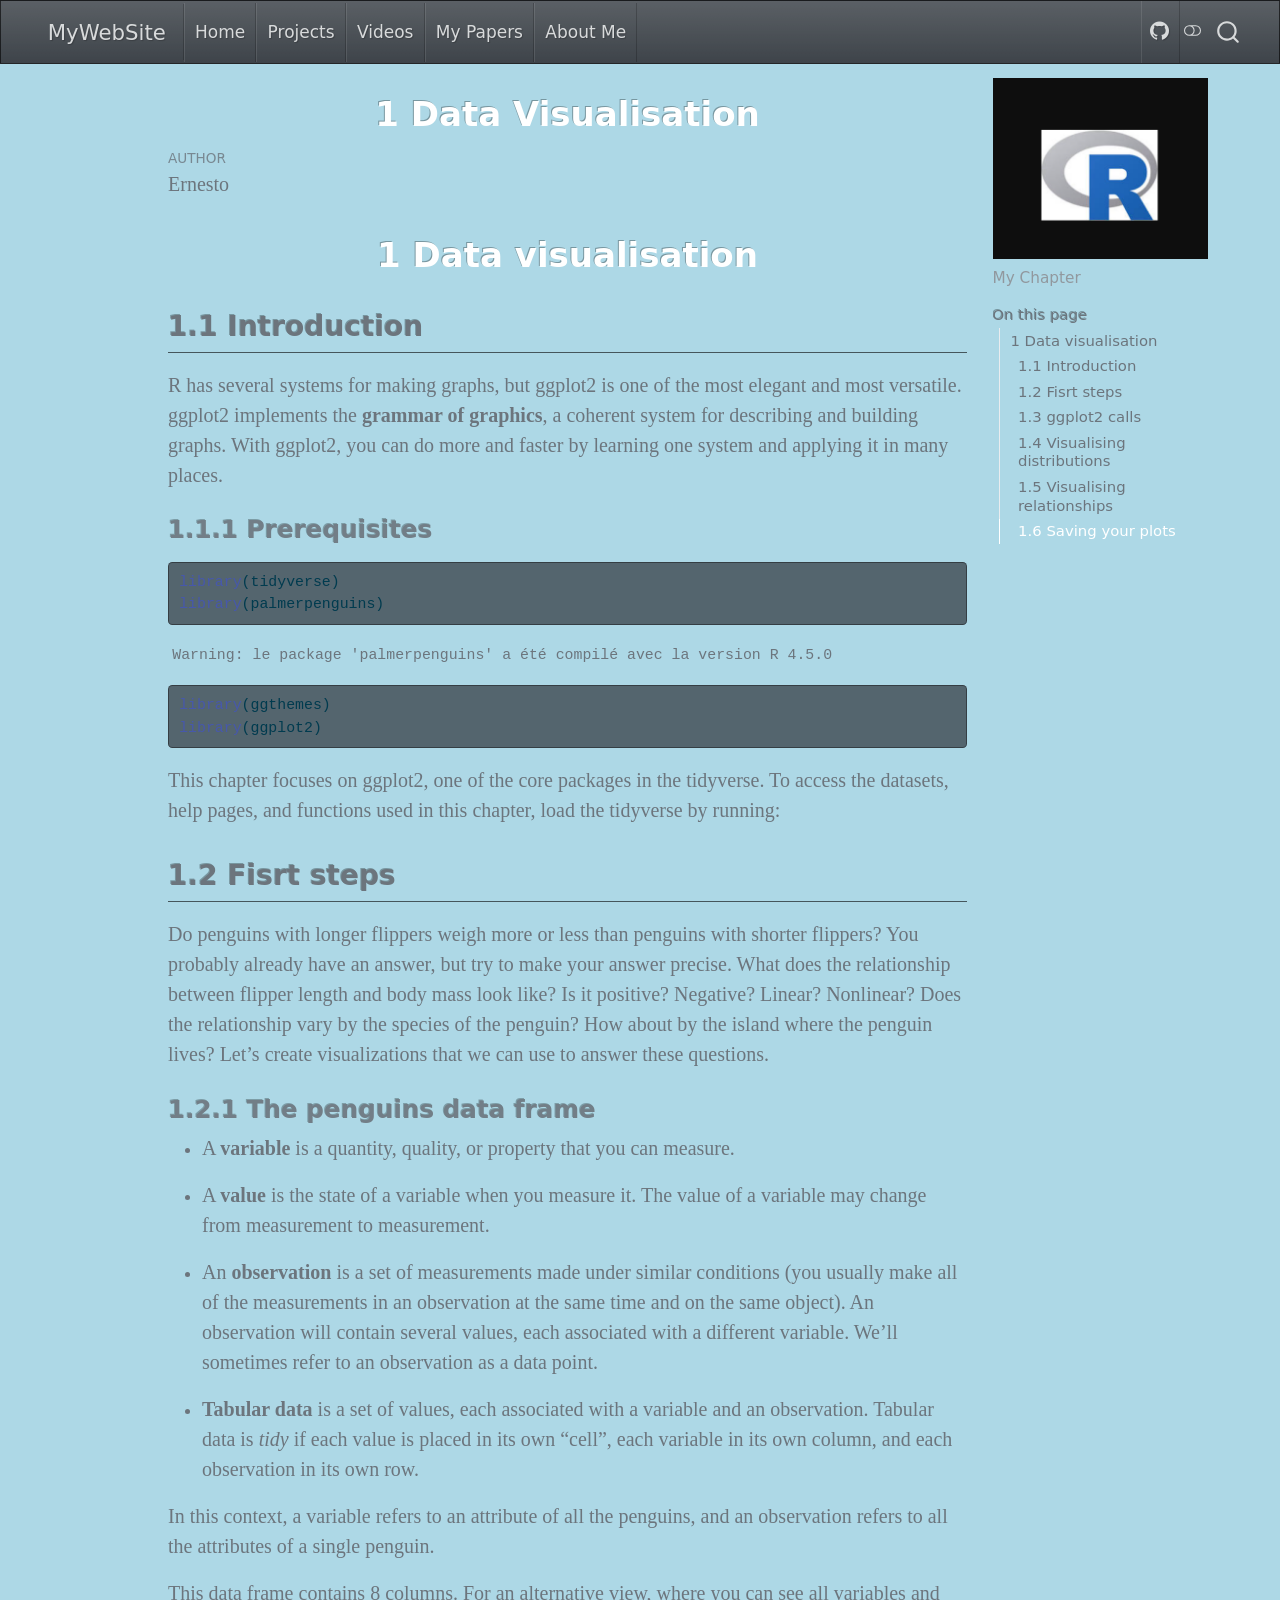
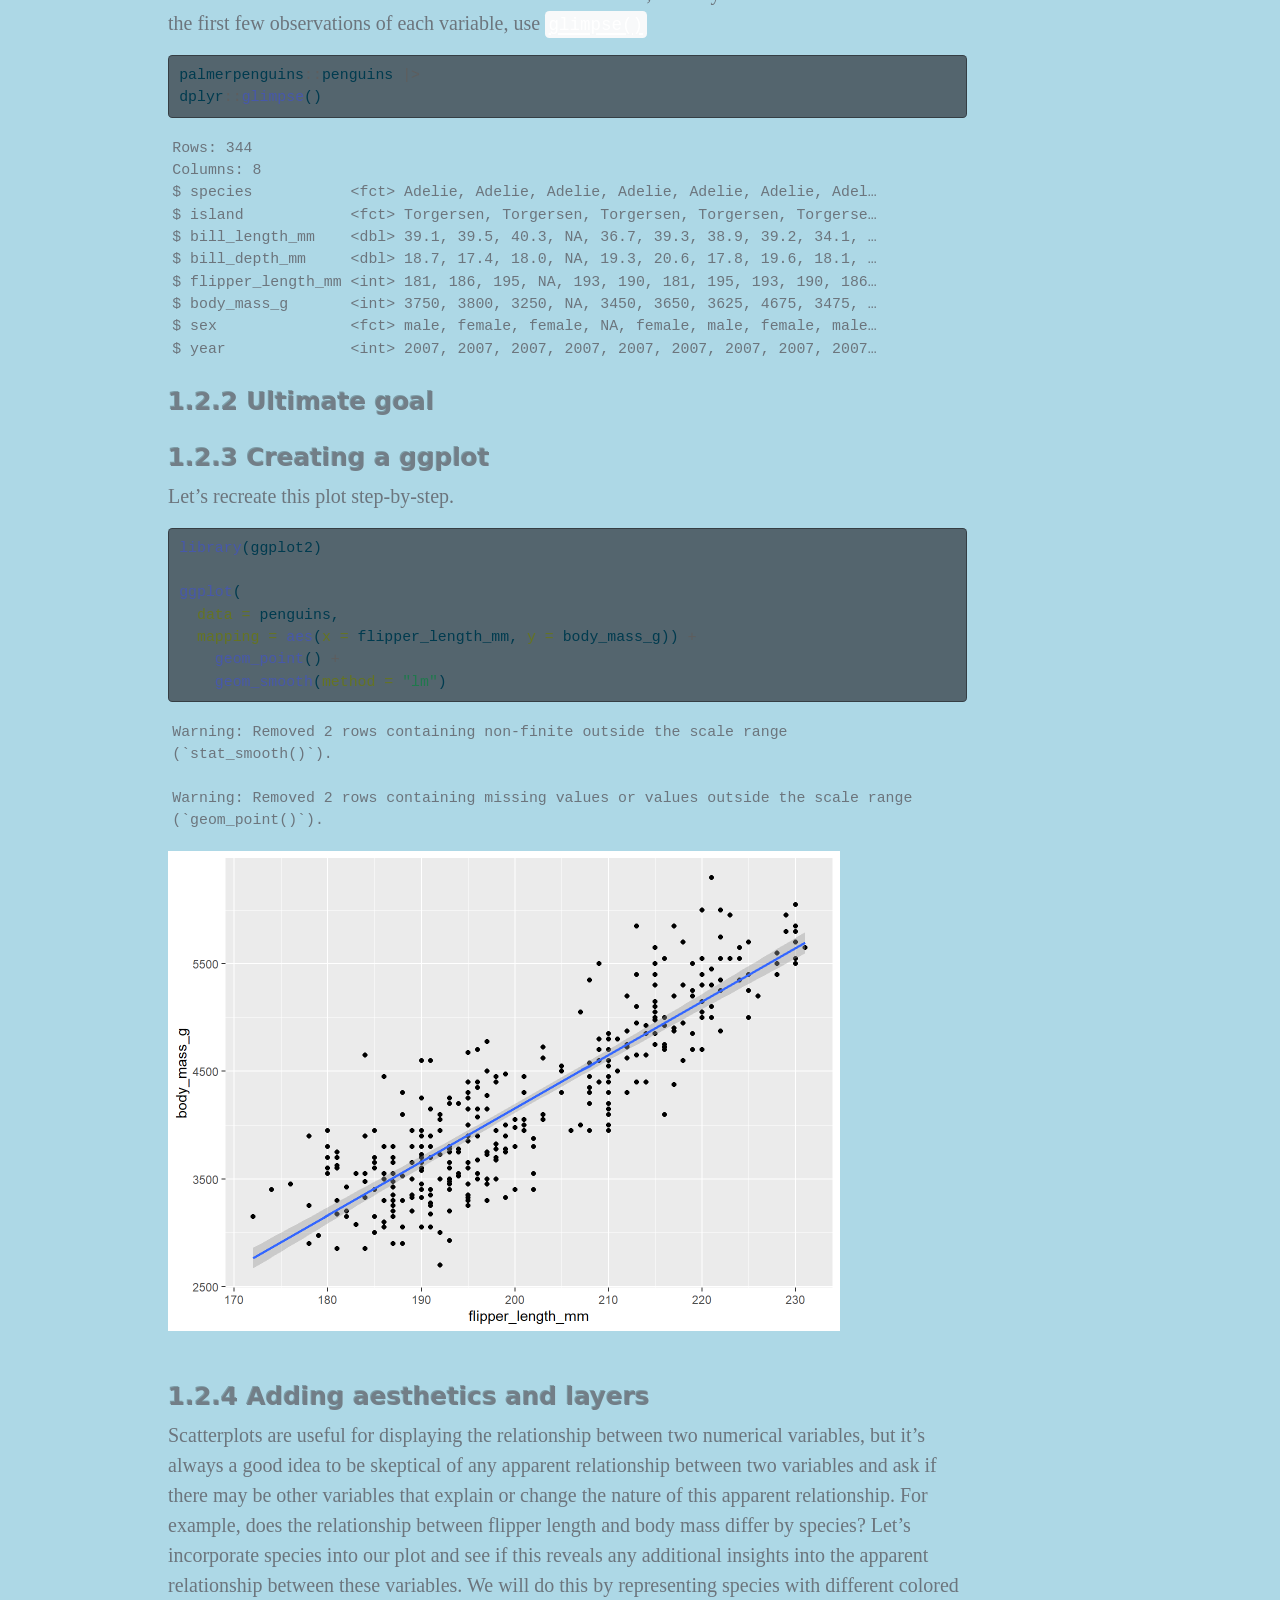
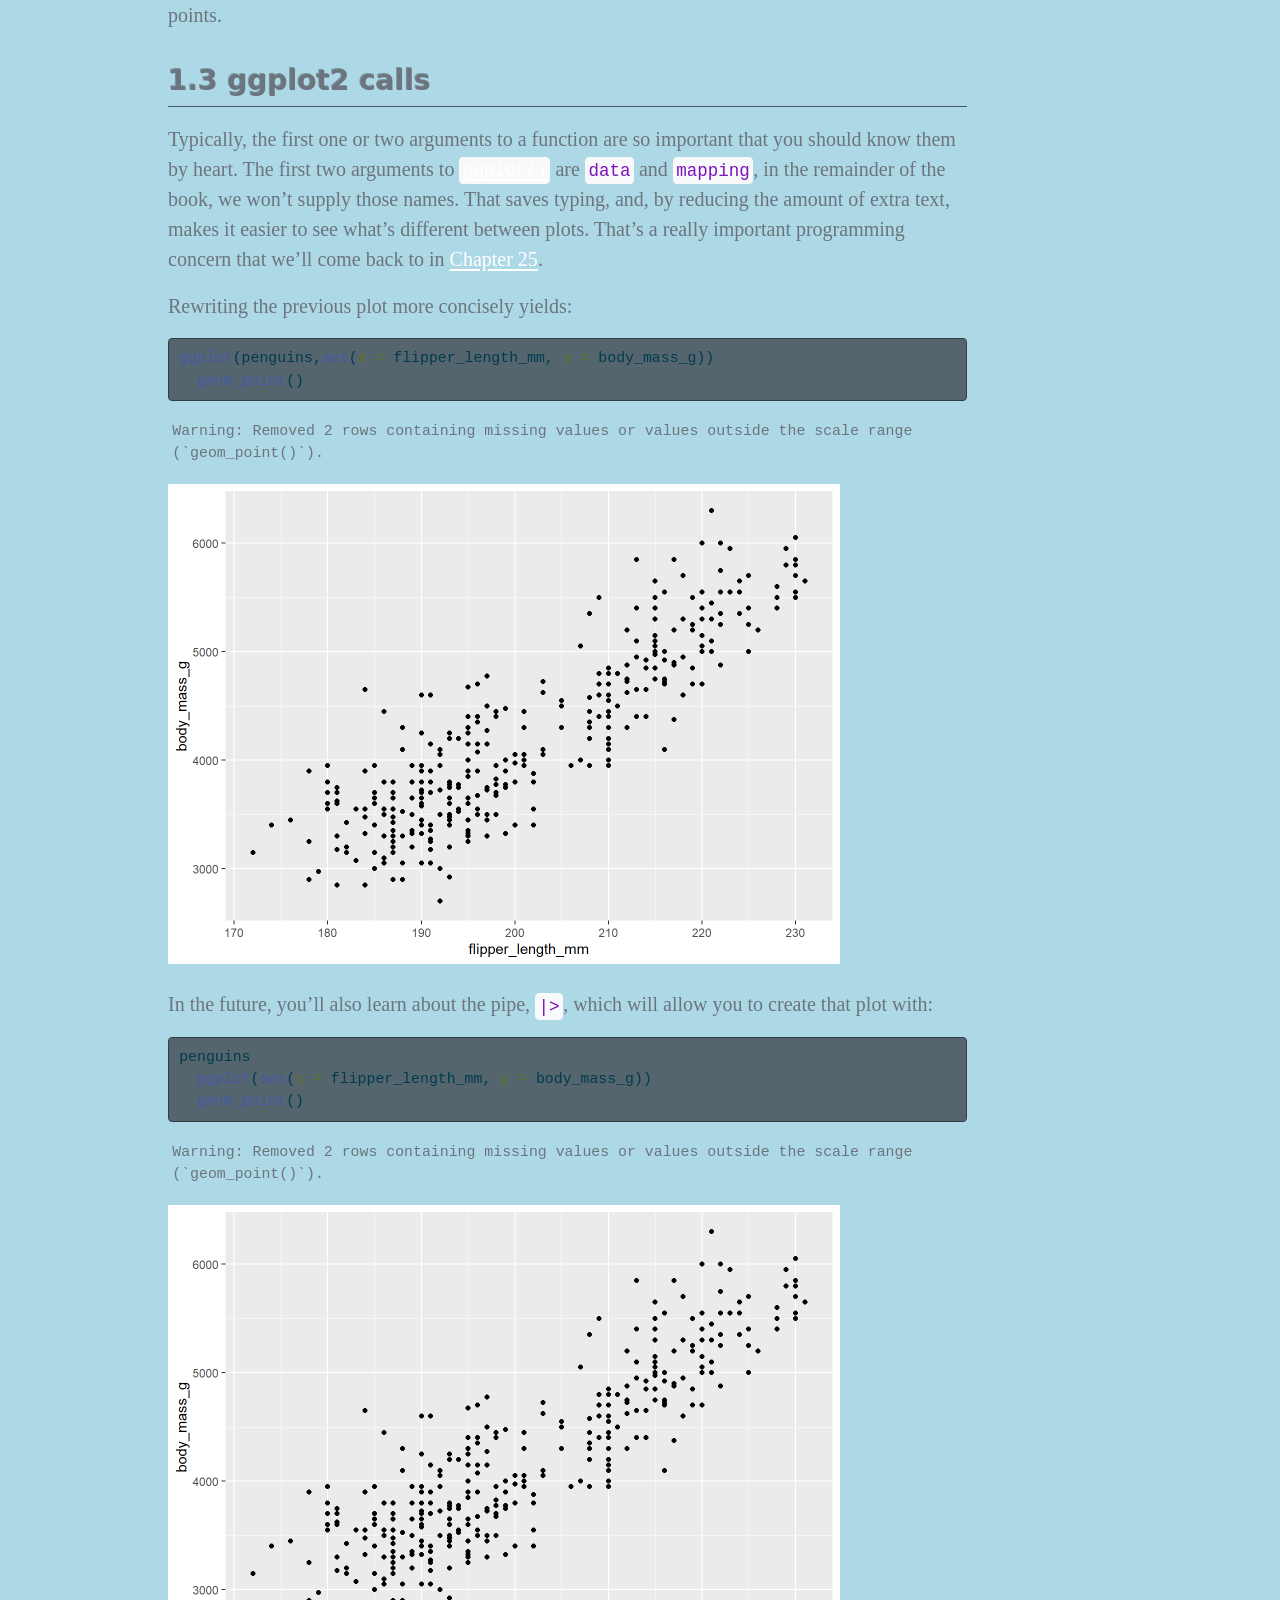
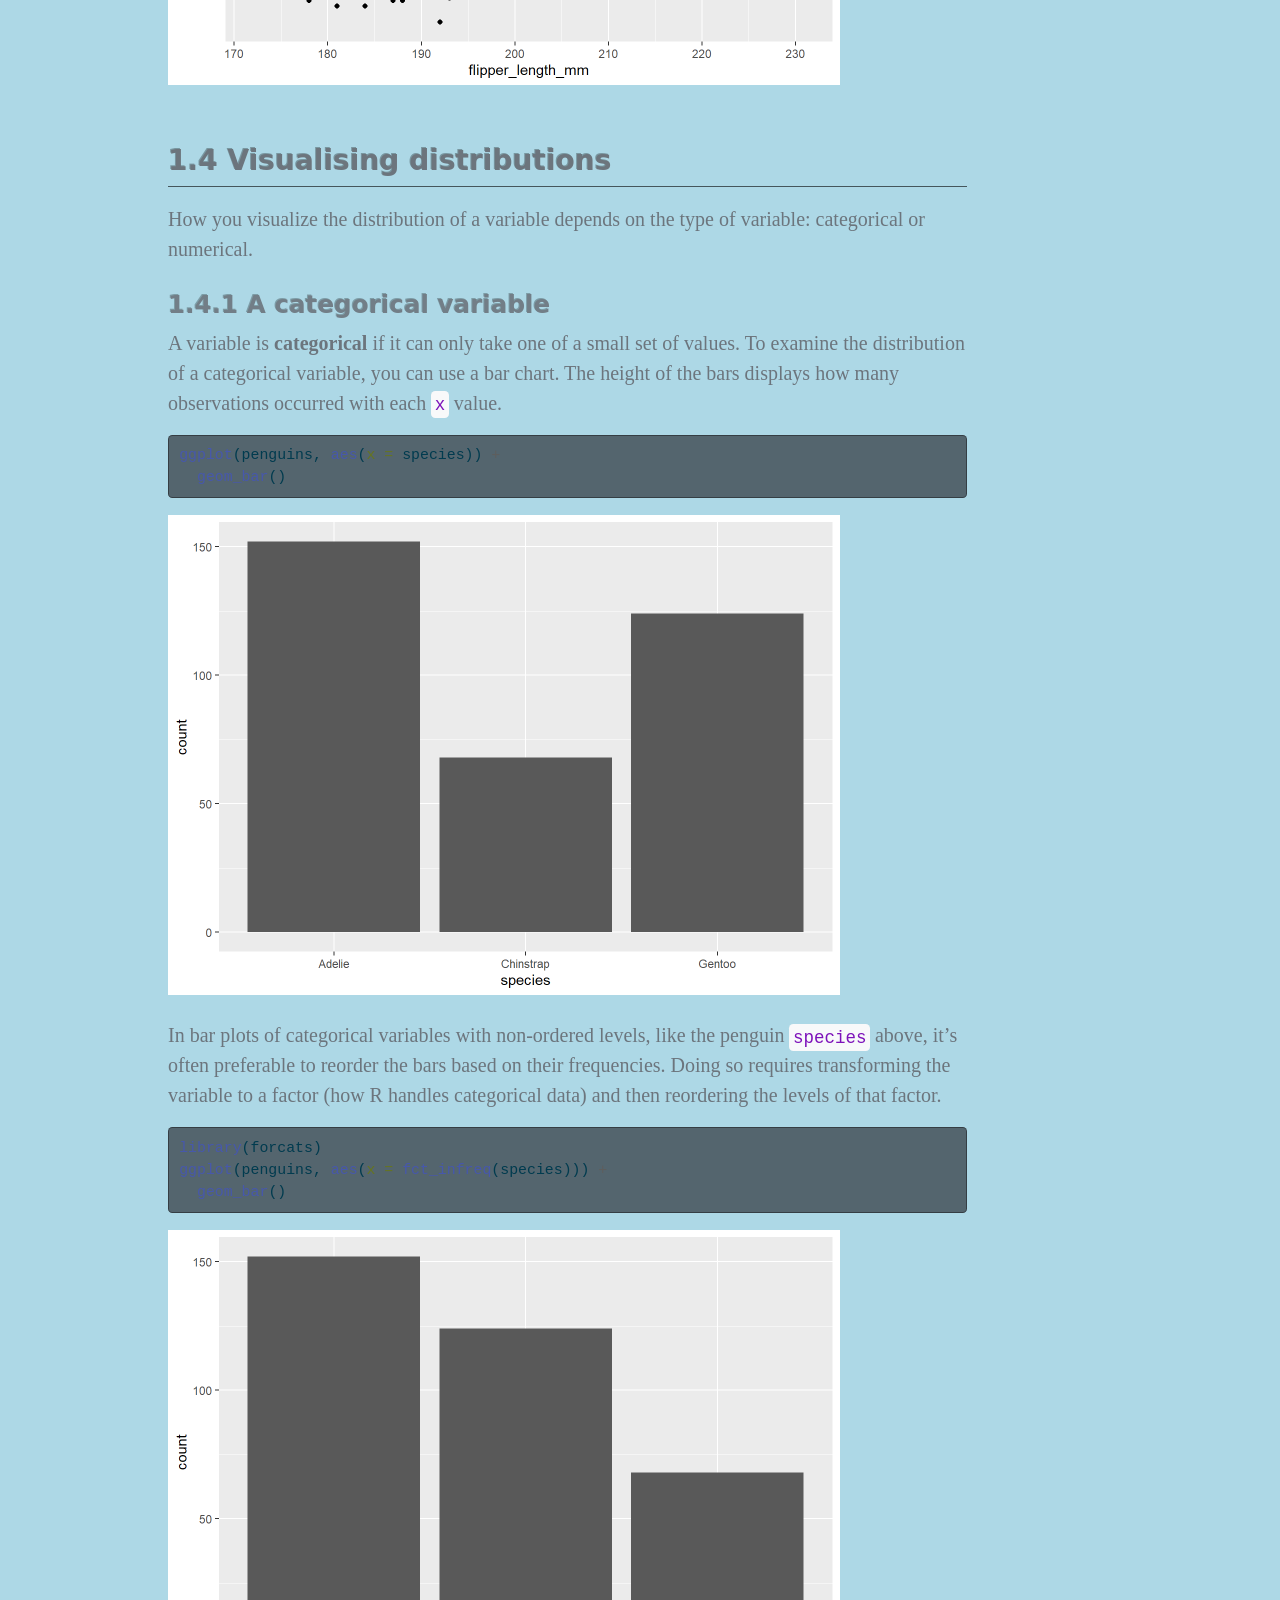
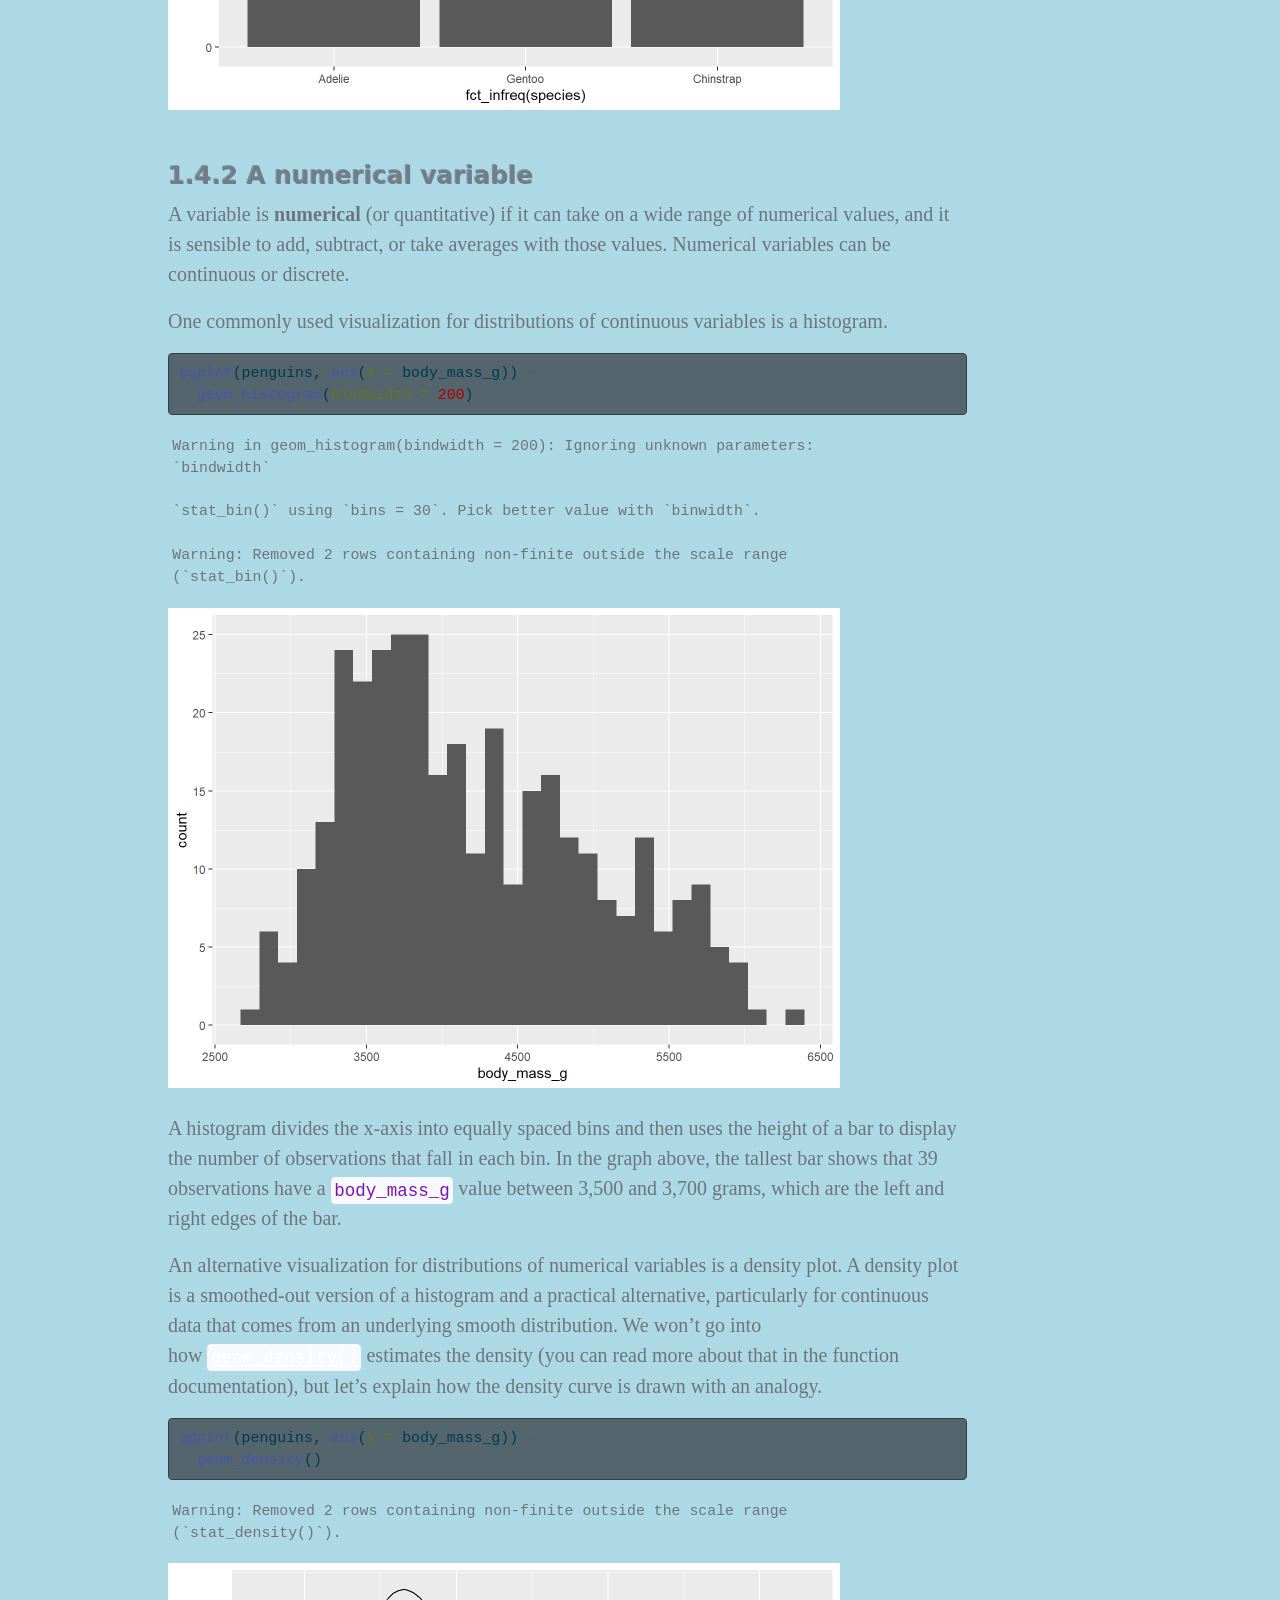
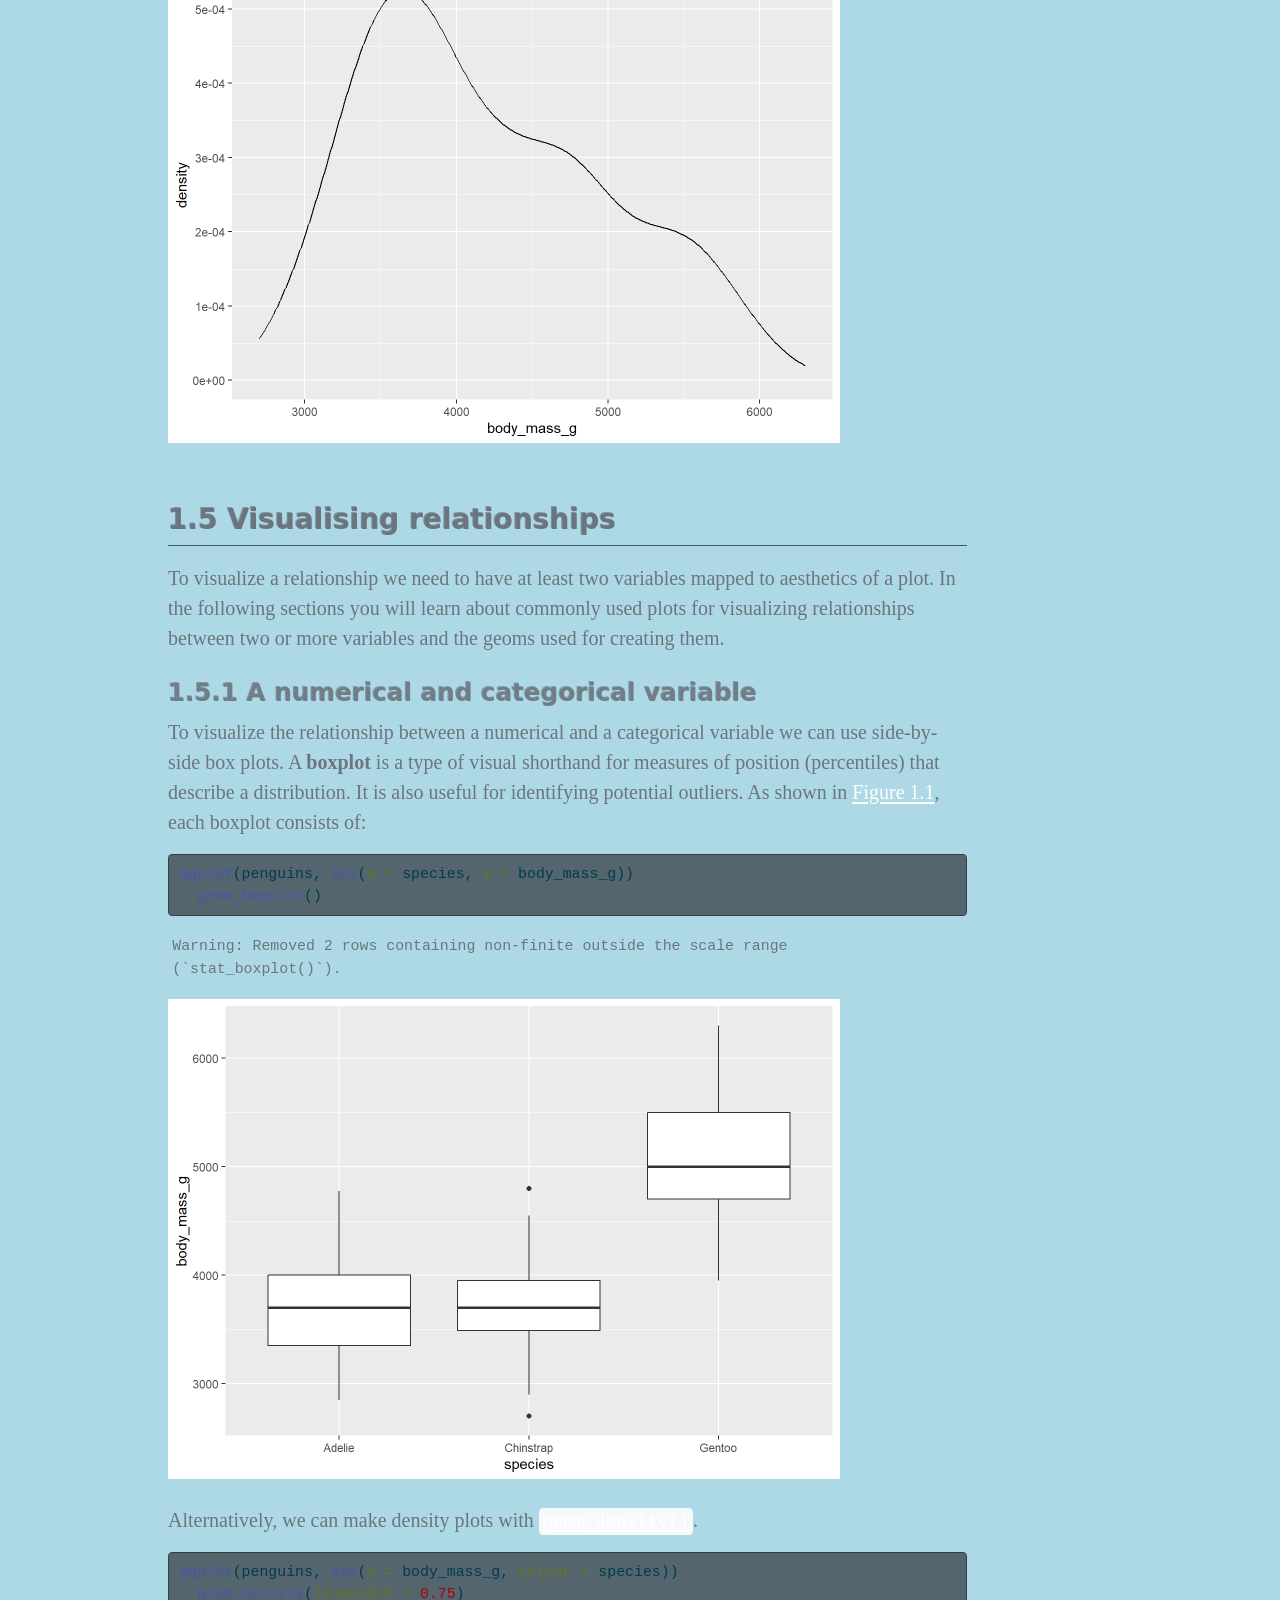
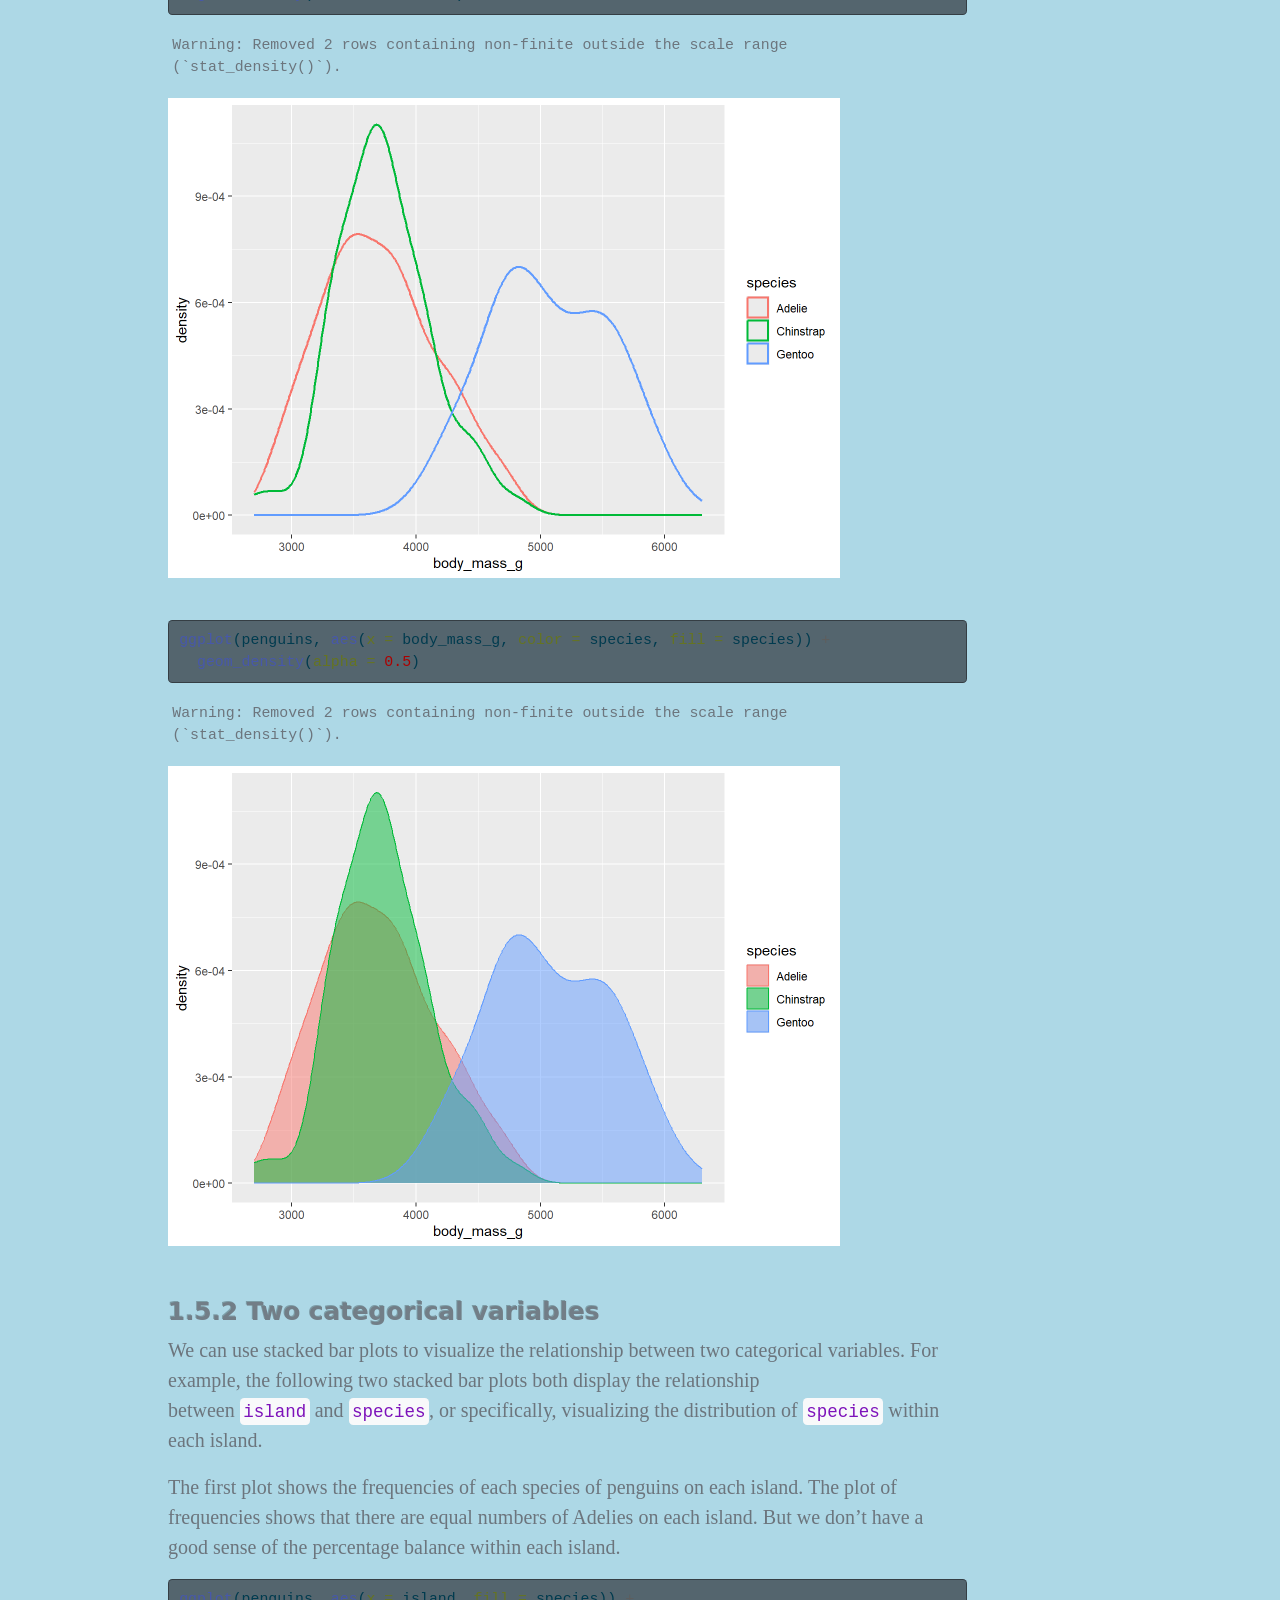
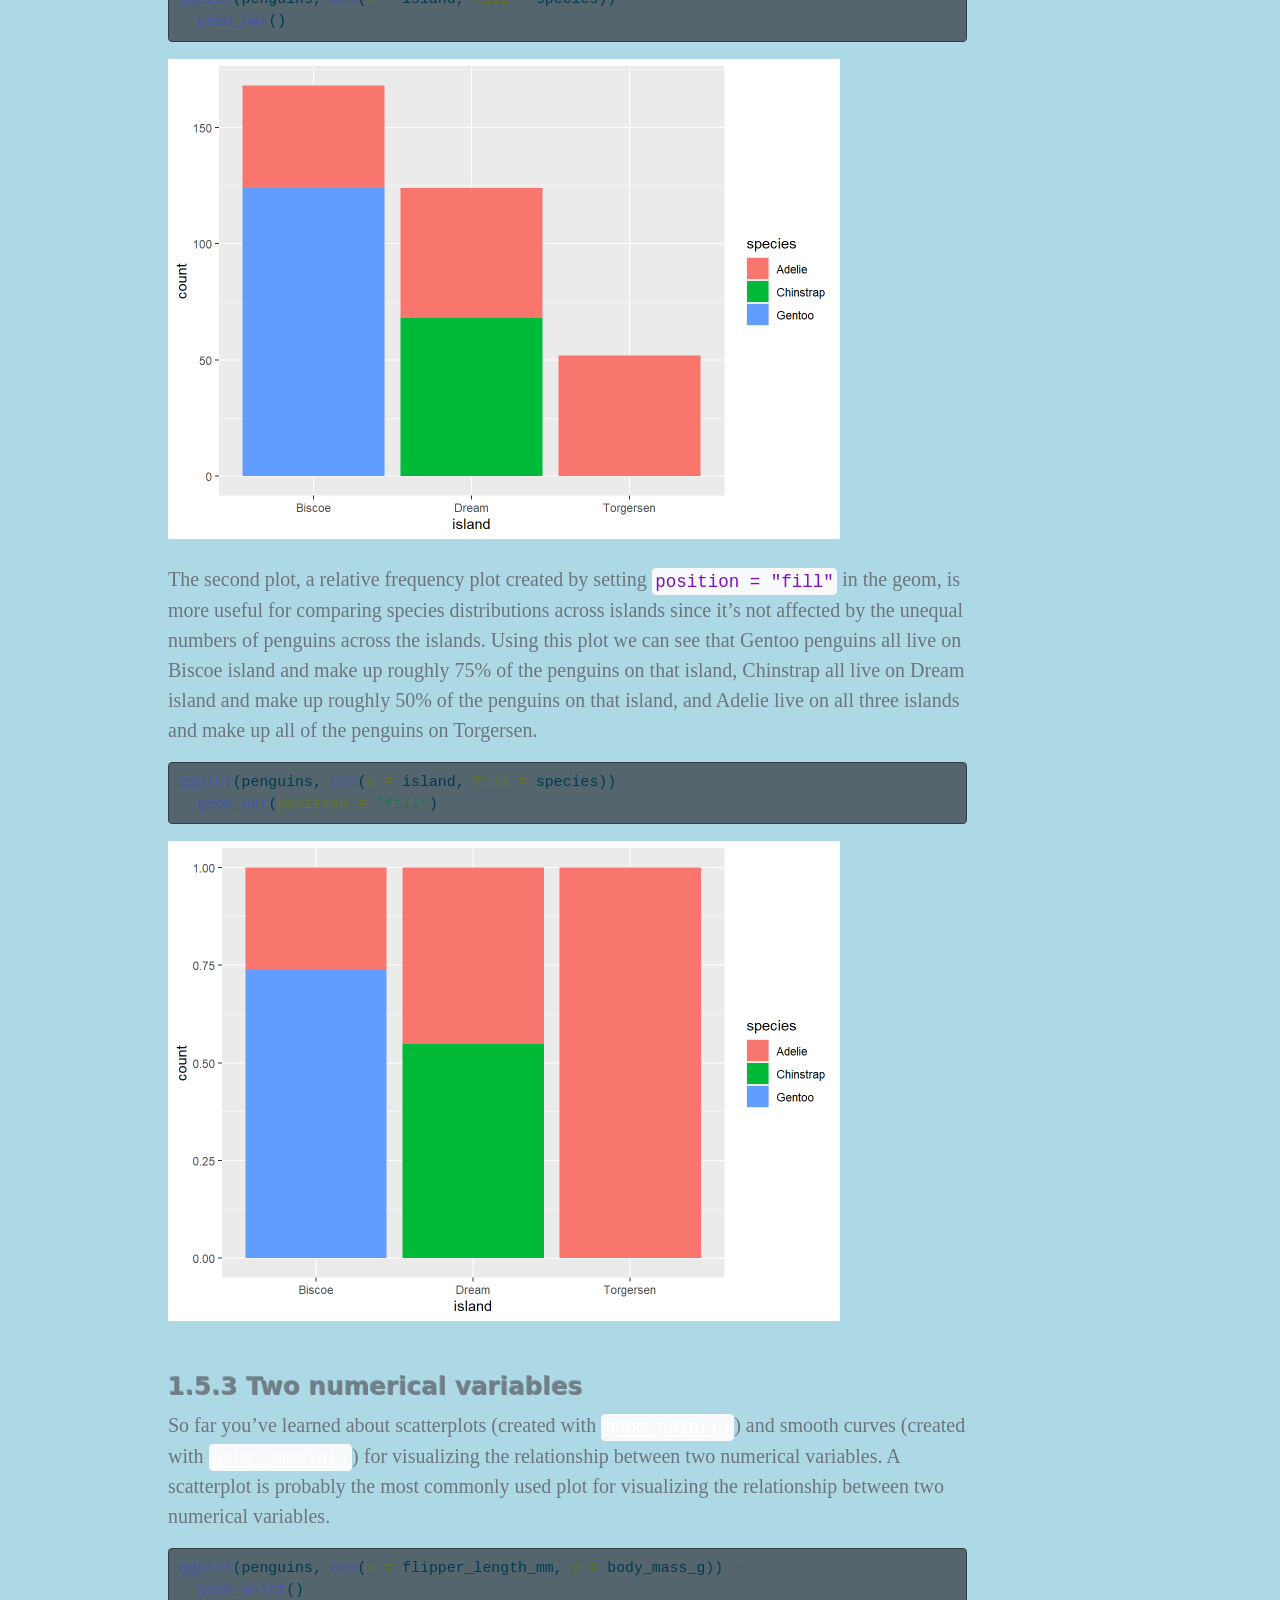
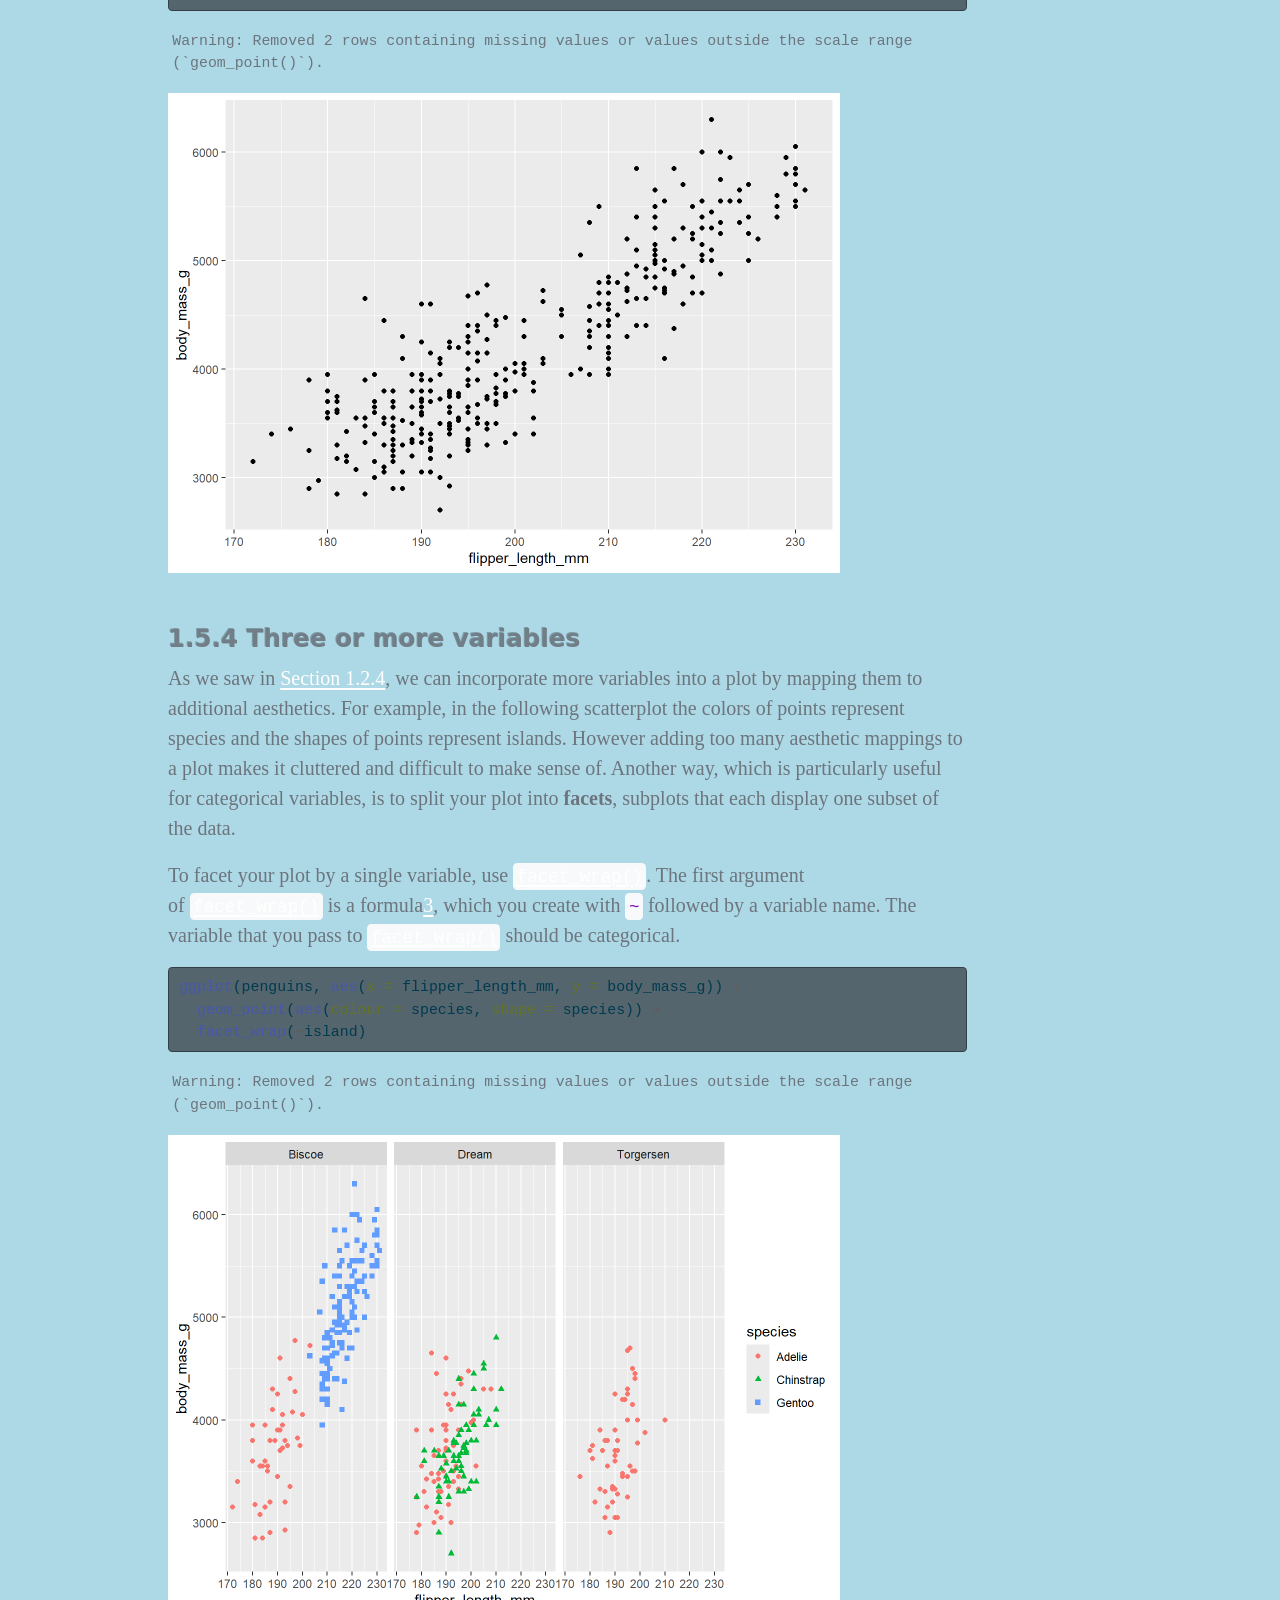
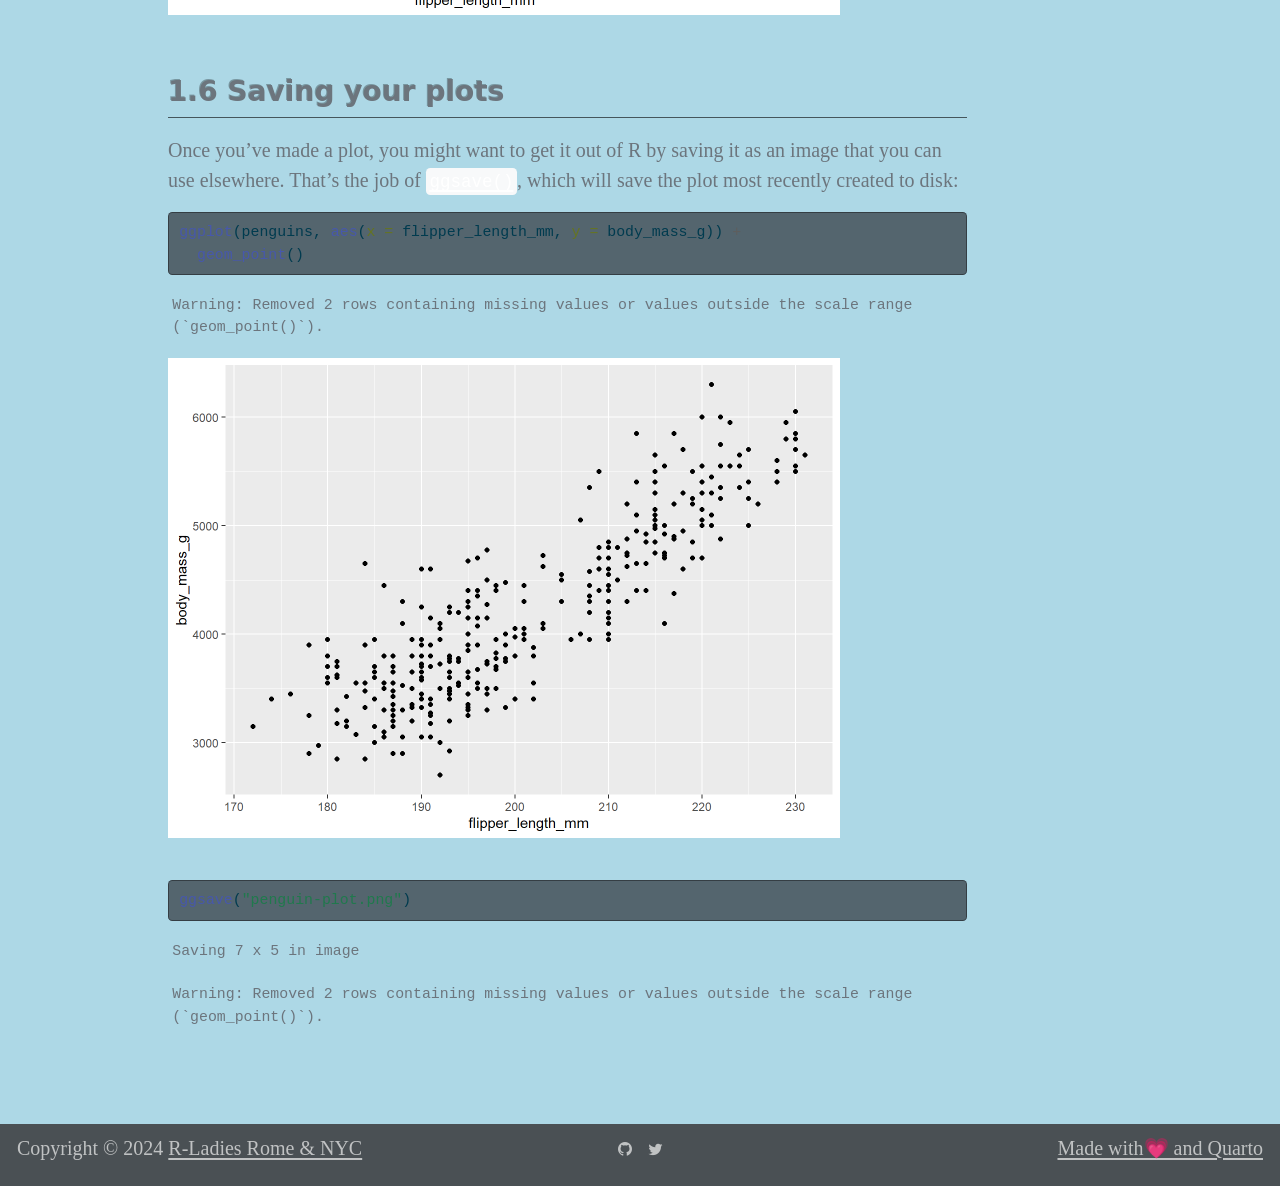
<file: docs/posts/projects/project2.html>
<!DOCTYPE html>
<html xmlns="http://www.w3.org/1999/xhtml" lang="en" xml:lang="en"><head>

<meta charset="utf-8">
<meta name="generator" content="quarto-1.5.56">

<meta name="viewport" content="width=device-width, initial-scale=1.0, user-scalable=yes">

<meta name="author" content="Ernesto">

<title>1 Data Visualisation – MyWebSite</title>
<style>
code{white-space: pre-wrap;}
span.smallcaps{font-variant: small-caps;}
div.columns{display: flex; gap: min(4vw, 1.5em);}
div.column{flex: auto; overflow-x: auto;}
div.hanging-indent{margin-left: 1.5em; text-indent: -1.5em;}
ul.task-list{list-style: none;}
ul.task-list li input[type="checkbox"] {
  width: 0.8em;
  margin: 0 0.8em 0.2em -1em; /* quarto-specific, see https://github.com/quarto-dev/quarto-cli/issues/4556 */ 
  vertical-align: middle;
}
/* CSS for syntax highlighting */
pre > code.sourceCode { white-space: pre; position: relative; }
pre > code.sourceCode > span { line-height: 1.25; }
pre > code.sourceCode > span:empty { height: 1.2em; }
.sourceCode { overflow: visible; }
code.sourceCode > span { color: inherit; text-decoration: inherit; }
div.sourceCode { margin: 1em 0; }
pre.sourceCode { margin: 0; }
@media screen {
div.sourceCode { overflow: auto; }
}
@media print {
pre > code.sourceCode { white-space: pre-wrap; }
pre > code.sourceCode > span { display: inline-block; text-indent: -5em; padding-left: 5em; }
}
pre.numberSource code
  { counter-reset: source-line 0; }
pre.numberSource code > span
  { position: relative; left: -4em; counter-increment: source-line; }
pre.numberSource code > span > a:first-child::before
  { content: counter(source-line);
    position: relative; left: -1em; text-align: right; vertical-align: baseline;
    border: none; display: inline-block;
    -webkit-touch-callout: none; -webkit-user-select: none;
    -khtml-user-select: none; -moz-user-select: none;
    -ms-user-select: none; user-select: none;
    padding: 0 4px; width: 4em;
  }
pre.numberSource { margin-left: 3em;  padding-left: 4px; }
div.sourceCode
  {   }
@media screen {
pre > code.sourceCode > span > a:first-child::before { text-decoration: underline; }
}
</style>


<script src="../../site_libs/quarto-nav/quarto-nav.js"></script>
<script src="../../site_libs/quarto-nav/headroom.min.js"></script>
<script src="../../site_libs/clipboard/clipboard.min.js"></script>
<script src="../../site_libs/quarto-search/autocomplete.umd.js"></script>
<script src="../../site_libs/quarto-search/fuse.min.js"></script>
<script src="../../site_libs/quarto-search/quarto-search.js"></script>
<meta name="quarto:offset" content="../../">
<link href="../../images/photo.jpg" rel="icon" type="image/jpeg">
<script src="../../site_libs/quarto-html/quarto.js"></script>
<script src="../../site_libs/quarto-html/popper.min.js"></script>
<script src="../../site_libs/quarto-html/tippy.umd.min.js"></script>
<script src="../../site_libs/quarto-html/anchor.min.js"></script>
<link href="../../site_libs/quarto-html/tippy.css" rel="stylesheet">
<link href="../../site_libs/quarto-html/quarto-syntax-highlighting.css" rel="stylesheet" class="quarto-color-scheme" id="quarto-text-highlighting-styles">
<link href="../../site_libs/quarto-html/quarto-syntax-highlighting-dark.css" rel="prefetch" class="quarto-color-scheme quarto-color-alternate" id="quarto-text-highlighting-styles">
<script src="../../site_libs/bootstrap/bootstrap.min.js"></script>
<link href="../../site_libs/bootstrap/bootstrap-icons.css" rel="stylesheet">
<link href="../../site_libs/bootstrap/bootstrap.min.css" rel="stylesheet" class="quarto-color-scheme" id="quarto-bootstrap" data-mode="dark">
<link href="../../site_libs/bootstrap/bootstrap-dark.min.css" rel="prefetch" class="quarto-color-scheme quarto-color-alternate" id="quarto-bootstrap" data-mode="dark">
<script id="quarto-search-options" type="application/json">{
  "location": "navbar",
  "copy-button": false,
  "collapse-after": 3,
  "panel-placement": "end",
  "type": "overlay",
  "limit": 50,
  "keyboard-shortcut": [
    "f",
    "/",
    "s"
  ],
  "show-item-context": false,
  "language": {
    "search-no-results-text": "No results",
    "search-matching-documents-text": "matching documents",
    "search-copy-link-title": "Copy link to search",
    "search-hide-matches-text": "Hide additional matches",
    "search-more-match-text": "more match in this document",
    "search-more-matches-text": "more matches in this document",
    "search-clear-button-title": "Clear",
    "search-text-placeholder": "",
    "search-detached-cancel-button-title": "Cancel",
    "search-submit-button-title": "Submit",
    "search-label": "Search"
  }
}</script>


<link rel="stylesheet" href="../../styles.css">
</head>

<body class="nav-fixed">

<div id="quarto-search-results"></div>
  <header id="quarto-header" class="headroom fixed-top">
    <nav class="navbar navbar-expand-lg " data-bs-theme="dark">
      <div class="navbar-container container-fluid">
      <div class="navbar-brand-container mx-auto">
    <a class="navbar-brand" href="../../index.html">
    <span class="navbar-title">MyWebSite</span>
    </a>
  </div>
            <div id="quarto-search" class="" title="Search"></div>
          <button class="navbar-toggler" type="button" data-bs-toggle="collapse" data-bs-target="#navbarCollapse" aria-controls="navbarCollapse" role="menu" aria-expanded="false" aria-label="Toggle navigation" onclick="if (window.quartoToggleHeadroom) { window.quartoToggleHeadroom(); }">
  <span class="navbar-toggler-icon"></span>
</button>
          <div class="collapse navbar-collapse" id="navbarCollapse">
            <ul class="navbar-nav navbar-nav-scroll me-auto">
  <li class="nav-item">
    <a class="nav-link" href="../../index.html"> 
<span class="menu-text">Home</span></a>
  </li>  
  <li class="nav-item">
    <a class="nav-link" href="../../posts/projects"> 
<span class="menu-text">Projects</span></a>
  </li>  
  <li class="nav-item">
    <a class="nav-link" href="../../video"> 
<span class="menu-text">Videos</span></a>
  </li>  
  <li class="nav-item">
    <a class="nav-link" href="../../posts/paper1.html"> 
<span class="menu-text">My Papers</span></a>
  </li>  
  <li class="nav-item">
    <a class="nav-link" href="../../about.html"> 
<span class="menu-text">About Me</span></a>
  </li>  
</ul>
            <ul class="navbar-nav navbar-nav-scroll ms-auto">
  <li class="nav-item compact">
    <a class="nav-link" href="https://github.com/rladiesrome"> <i class="bi bi-github" role="img" aria-label="Github">
</i> 
<span class="menu-text"></span></a>
  </li>  
</ul>
          </div> <!-- /navcollapse -->
            <div class="quarto-navbar-tools">
  <a href="" class="quarto-color-scheme-toggle quarto-navigation-tool  px-1" onclick="window.quartoToggleColorScheme(); return false;" title="Toggle dark mode"><i class="bi"></i></a>
</div>
      </div> <!-- /container-fluid -->
    </nav>
</header>
<!-- content -->
<div id="quarto-content" class="quarto-container page-columns page-rows-contents page-layout-article page-navbar">
<!-- sidebar -->
<!-- margin-sidebar -->
    <div id="quarto-margin-sidebar" class="sidebar margin-sidebar"><div class="quarto-margin-header"><div class="margin-header-item">
<div class="quarto-figure quarto-figure-center">
<figure class="figure">
<p><img src="../..\images/R_logo.png" class="img-fluid figure-img"></p>
<figcaption>My Chapter</figcaption>
</figure>
</div>
</div></div>
        <nav id="TOC" role="doc-toc" class="toc-active">
    <h2 id="toc-title">On this page</h2>
   
  <ul>
  <li><a href="#data-visualisation" id="toc-data-visualisation" class="nav-link active" data-scroll-target="#data-visualisation">1 Data visualisation</a>
  <ul class="collapse">
  <li><a href="#introduction" id="toc-introduction" class="nav-link" data-scroll-target="#introduction">1.1 Introduction</a>
  <ul class="collapse">
  <li><a href="#prerequisites" id="toc-prerequisites" class="nav-link" data-scroll-target="#prerequisites">1.1.1 Prerequisites</a></li>
  </ul></li>
  <li><a href="#fisrt-steps" id="toc-fisrt-steps" class="nav-link" data-scroll-target="#fisrt-steps">1.2 Fisrt steps</a>
  <ul class="collapse">
  <li><a href="#the-penguins-data-frame" id="toc-the-penguins-data-frame" class="nav-link" data-scroll-target="#the-penguins-data-frame">1.2.1 The penguins data frame</a></li>
  <li><a href="#ultimate-goal" id="toc-ultimate-goal" class="nav-link" data-scroll-target="#ultimate-goal">1.2.2 Ultimate goal</a></li>
  <li><a href="#creating-a-ggplot" id="toc-creating-a-ggplot" class="nav-link" data-scroll-target="#creating-a-ggplot">1.2.3 Creating a ggplot</a></li>
  <li><a href="#adding-aesthetics-and-layers" id="toc-adding-aesthetics-and-layers" class="nav-link" data-scroll-target="#adding-aesthetics-and-layers">1.2.4 Adding aesthetics and layers</a></li>
  </ul></li>
  <li><a href="#ggplot2-calls" id="toc-ggplot2-calls" class="nav-link" data-scroll-target="#ggplot2-calls">1.3 ggplot2 calls</a></li>
  <li><a href="#visualising-distributions" id="toc-visualising-distributions" class="nav-link" data-scroll-target="#visualising-distributions">1.4 Visualising distributions</a>
  <ul class="collapse">
  <li><a href="#a-categorical-variable" id="toc-a-categorical-variable" class="nav-link" data-scroll-target="#a-categorical-variable">1.4.1 A categorical variable</a></li>
  <li><a href="#a-numerical-variable" id="toc-a-numerical-variable" class="nav-link" data-scroll-target="#a-numerical-variable">1.4.2 A numerical variable</a></li>
  </ul></li>
  <li><a href="#visualising-relationships" id="toc-visualising-relationships" class="nav-link" data-scroll-target="#visualising-relationships">1.5 Visualising relationships</a>
  <ul class="collapse">
  <li><a href="#a-numerical-and-categorical-variable" id="toc-a-numerical-and-categorical-variable" class="nav-link" data-scroll-target="#a-numerical-and-categorical-variable">1.5.1 A numerical and categorical variable</a></li>
  <li><a href="#two-categorical-variables" id="toc-two-categorical-variables" class="nav-link" data-scroll-target="#two-categorical-variables"><strong>1.5.2 Two categorical variables</strong></a></li>
  <li><a href="#two-numerical-variables" id="toc-two-numerical-variables" class="nav-link" data-scroll-target="#two-numerical-variables">1.5.3 Two numerical variables</a></li>
  <li><a href="#three-or-more-variables" id="toc-three-or-more-variables" class="nav-link" data-scroll-target="#three-or-more-variables">1.5.4 Three or more variables</a></li>
  </ul></li>
  <li><a href="#saving-your-plots" id="toc-saving-your-plots" class="nav-link" data-scroll-target="#saving-your-plots">1.6 Saving your plots</a></li>
  </ul></li>
  </ul>
</nav>
    </div>
<!-- main -->
<main class="content" id="quarto-document-content">

<header id="title-block-header" class="quarto-title-block default">
<div class="quarto-title">
<h1 class="title">1 Data Visualisation</h1>
</div>



<div class="quarto-title-meta">

    <div>
    <div class="quarto-title-meta-heading">Author</div>
    <div class="quarto-title-meta-contents">
             <p>Ernesto </p>
          </div>
  </div>
    
  
    
  </div>
  


</header>


<section id="data-visualisation" class="level1">
<h1>1 Data visualisation</h1>
<section id="introduction" class="level2">
<h2 class="anchored" data-anchor-id="introduction">1.1 Introduction</h2>
<p>R has several systems for making graphs, but ggplot2 is one of the most elegant and most versatile. ggplot2 implements the&nbsp;<strong>grammar of graphics</strong>, a coherent system for describing and building graphs. With ggplot2, you can do more and faster by learning one system and applying it in many places.</p>
<section id="prerequisites" class="level3">
<h3 class="anchored" data-anchor-id="prerequisites">1.1.1 Prerequisites</h3>
<div class="cell">
<div class="sourceCode cell-code" id="cb1"><pre class="sourceCode r code-with-copy"><code class="sourceCode r"><span id="cb1-1"><a href="#cb1-1" aria-hidden="true" tabindex="-1"></a><span class="fu">library</span>(tidyverse)</span>
<span id="cb1-2"><a href="#cb1-2" aria-hidden="true" tabindex="-1"></a><span class="fu">library</span>(palmerpenguins)</span></code><button title="Copy to Clipboard" class="code-copy-button"><i class="bi"></i></button></pre></div>
<div class="cell-output cell-output-stderr">
<pre><code>Warning: le package 'palmerpenguins' a été compilé avec la version R 4.5.0</code></pre>
</div>
<div class="sourceCode cell-code" id="cb3"><pre class="sourceCode r code-with-copy"><code class="sourceCode r"><span id="cb3-1"><a href="#cb3-1" aria-hidden="true" tabindex="-1"></a><span class="fu">library</span>(ggthemes)</span>
<span id="cb3-2"><a href="#cb3-2" aria-hidden="true" tabindex="-1"></a><span class="fu">library</span>(ggplot2)</span></code><button title="Copy to Clipboard" class="code-copy-button"><i class="bi"></i></button></pre></div>
</div>
<p>This chapter focuses on ggplot2, one of the core packages in the tidyverse. To access the datasets, help pages, and functions used in this chapter, load the tidyverse by running:</p>
</section>
</section>
<section id="fisrt-steps" class="level2">
<h2 class="anchored" data-anchor-id="fisrt-steps">1.2 Fisrt steps</h2>
<p>Do penguins with longer flippers weigh more or less than penguins with shorter flippers? You probably already have an answer, but try to make your answer precise. What does the relationship between flipper length and body mass look like? Is it positive? Negative? Linear? Nonlinear? Does the relationship vary by the species of the penguin? How about by the island where the penguin lives? Let’s create visualizations that we can use to answer these questions.</p>
<section id="the-penguins-data-frame" class="level3">
<h3 class="anchored" data-anchor-id="the-penguins-data-frame">1.2.1 The penguins data frame</h3>
<ul>
<li><p>A <strong>variable</strong> is a quantity, quality, or property that you can measure.</p></li>
<li><p>A <strong>value</strong> is the state of a variable when you measure it. The value of a variable may change from measurement to measurement.</p></li>
<li><p>An <strong>observation</strong> is a set of measurements made under similar conditions (you usually make all of the measurements in an observation at the same time and on the same object). An observation will contain several values, each associated with a different variable. We’ll sometimes refer to an observation as a data point.</p></li>
<li><p><strong>Tabular data</strong> is a set of values, each associated with a variable and an observation. Tabular data is <em>tidy</em> if each value is placed in its own “cell”, each variable in its own column, and each observation in its own row.</p></li>
</ul>
<p>In this context, a variable refers to an attribute of all the penguins, and an observation refers to all the attributes of a single penguin.</p>
<p>This data frame contains 8 columns. For an alternative view, where you can see all variables and the first few observations of each variable, use&nbsp;<a href="https://pillar.r-lib.org/reference/glimpse.html"><code>glimpse()</code></a></p>
<div class="cell">
<div class="sourceCode cell-code" id="cb4"><pre class="sourceCode r code-with-copy"><code class="sourceCode r"><span id="cb4-1"><a href="#cb4-1" aria-hidden="true" tabindex="-1"></a>palmerpenguins<span class="sc">::</span>penguins <span class="sc">|&gt;</span>  </span>
<span id="cb4-2"><a href="#cb4-2" aria-hidden="true" tabindex="-1"></a>dplyr<span class="sc">::</span><span class="fu">glimpse</span>()</span></code><button title="Copy to Clipboard" class="code-copy-button"><i class="bi"></i></button></pre></div>
<div class="cell-output cell-output-stdout">
<pre><code>Rows: 344
Columns: 8
$ species           &lt;fct&gt; Adelie, Adelie, Adelie, Adelie, Adelie, Adelie, Adel…
$ island            &lt;fct&gt; Torgersen, Torgersen, Torgersen, Torgersen, Torgerse…
$ bill_length_mm    &lt;dbl&gt; 39.1, 39.5, 40.3, NA, 36.7, 39.3, 38.9, 39.2, 34.1, …
$ bill_depth_mm     &lt;dbl&gt; 18.7, 17.4, 18.0, NA, 19.3, 20.6, 17.8, 19.6, 18.1, …
$ flipper_length_mm &lt;int&gt; 181, 186, 195, NA, 193, 190, 181, 195, 193, 190, 186…
$ body_mass_g       &lt;int&gt; 3750, 3800, 3250, NA, 3450, 3650, 3625, 4675, 3475, …
$ sex               &lt;fct&gt; male, female, female, NA, female, male, female, male…
$ year              &lt;int&gt; 2007, 2007, 2007, 2007, 2007, 2007, 2007, 2007, 2007…</code></pre>
</div>
</div>
</section>
<section id="ultimate-goal" class="level3">
<h3 class="anchored" data-anchor-id="ultimate-goal">1.2.2 Ultimate goal</h3>
</section>
<section id="creating-a-ggplot" class="level3">
<h3 class="anchored" data-anchor-id="creating-a-ggplot">1.2.3 Creating a ggplot</h3>
<p>Let’s recreate this plot step-by-step.</p>
<div class="cell">
<div class="sourceCode cell-code" id="cb6"><pre class="sourceCode r code-with-copy"><code class="sourceCode r"><span id="cb6-1"><a href="#cb6-1" aria-hidden="true" tabindex="-1"></a><span class="fu">library</span>(ggplot2)</span>
<span id="cb6-2"><a href="#cb6-2" aria-hidden="true" tabindex="-1"></a></span>
<span id="cb6-3"><a href="#cb6-3" aria-hidden="true" tabindex="-1"></a><span class="fu">ggplot</span>(</span>
<span id="cb6-4"><a href="#cb6-4" aria-hidden="true" tabindex="-1"></a>  <span class="at">data =</span> penguins,</span>
<span id="cb6-5"><a href="#cb6-5" aria-hidden="true" tabindex="-1"></a>  <span class="at">mapping =</span> <span class="fu">aes</span>(<span class="at">x =</span> flipper_length_mm, <span class="at">y =</span> body_mass_g)) <span class="sc">+</span></span>
<span id="cb6-6"><a href="#cb6-6" aria-hidden="true" tabindex="-1"></a>    <span class="fu">geom_point</span>() <span class="sc">+</span></span>
<span id="cb6-7"><a href="#cb6-7" aria-hidden="true" tabindex="-1"></a>    <span class="fu">geom_smooth</span>(<span class="at">method =</span> <span class="st">"lm"</span>)</span></code><button title="Copy to Clipboard" class="code-copy-button"><i class="bi"></i></button></pre></div>
<div class="cell-output cell-output-stderr">
<pre><code>Warning: Removed 2 rows containing non-finite outside the scale range
(`stat_smooth()`).</code></pre>
</div>
<div class="cell-output cell-output-stderr">
<pre><code>Warning: Removed 2 rows containing missing values or values outside the scale range
(`geom_point()`).</code></pre>
</div>
<div class="cell-output-display">
<div>
<figure class="figure">
<p><img src="project2_files/figure-html/unnamed-chunk-3-1.png" class="img-fluid figure-img" width="672"></p>
</figure>
</div>
</div>
</div>
</section>
<section id="adding-aesthetics-and-layers" class="level3">
<h3 class="anchored" data-anchor-id="adding-aesthetics-and-layers">1.2.4 Adding aesthetics and layers</h3>
<p>Scatterplots are useful for displaying the relationship between two numerical variables, but it’s always a good idea to be skeptical of any apparent relationship between two variables and ask if there may be other variables that explain or change the nature of this apparent relationship. For example, does the relationship between flipper length and body mass differ by species? Let’s incorporate species into our plot and see if this reveals any additional insights into the apparent relationship between these variables. We will do this by representing species with different colored points.</p>
</section>
</section>
<section id="ggplot2-calls" class="level2">
<h2 class="anchored" data-anchor-id="ggplot2-calls">1.3 ggplot2 calls</h2>
<p>Typically, the first one or two arguments to a function are so important that you should know them by heart. The first two arguments to&nbsp;<a href="https://ggplot2.tidyverse.org/reference/ggplot.html"><code>ggplot()</code></a>&nbsp;are&nbsp;<code>data</code>&nbsp;and&nbsp;<code>mapping</code>, in the remainder of the book, we won’t supply those names. That saves typing, and, by reducing the amount of extra text, makes it easier to see what’s different between plots. That’s a really important programming concern that we’ll come back to in&nbsp;<a href="https://r4ds.hadley.nz/functions">Chapter 25</a>.</p>
<p>Rewriting the previous plot more concisely yields:</p>
<div class="cell">
<div class="sourceCode cell-code" id="cb9"><pre class="sourceCode r code-with-copy"><code class="sourceCode r"><span id="cb9-1"><a href="#cb9-1" aria-hidden="true" tabindex="-1"></a><span class="fu">ggplot</span>(penguins,<span class="fu">aes</span>(<span class="at">x =</span> flipper_length_mm, <span class="at">y =</span> body_mass_g)) <span class="sc">+</span></span>
<span id="cb9-2"><a href="#cb9-2" aria-hidden="true" tabindex="-1"></a>  <span class="fu">geom_point</span>()</span></code><button title="Copy to Clipboard" class="code-copy-button"><i class="bi"></i></button></pre></div>
<div class="cell-output cell-output-stderr">
<pre><code>Warning: Removed 2 rows containing missing values or values outside the scale range
(`geom_point()`).</code></pre>
</div>
<div class="cell-output-display">
<div>
<figure class="figure">
<p><img src="project2_files/figure-html/unnamed-chunk-4-1.png" class="img-fluid figure-img" width="672"></p>
</figure>
</div>
</div>
</div>
<p>In the future, you’ll also learn about the pipe,&nbsp;<code>|&gt;</code>, which will allow you to create that plot with:</p>
<div class="cell">
<div class="sourceCode cell-code" id="cb11"><pre class="sourceCode r code-with-copy"><code class="sourceCode r"><span id="cb11-1"><a href="#cb11-1" aria-hidden="true" tabindex="-1"></a>penguins <span class="sc">|&gt;</span> </span>
<span id="cb11-2"><a href="#cb11-2" aria-hidden="true" tabindex="-1"></a>  <span class="fu">ggplot</span>(<span class="fu">aes</span>(<span class="at">x =</span> flipper_length_mm, <span class="at">y =</span> body_mass_g)) <span class="sc">+</span></span>
<span id="cb11-3"><a href="#cb11-3" aria-hidden="true" tabindex="-1"></a>  <span class="fu">geom_point</span>()</span></code><button title="Copy to Clipboard" class="code-copy-button"><i class="bi"></i></button></pre></div>
<div class="cell-output cell-output-stderr">
<pre><code>Warning: Removed 2 rows containing missing values or values outside the scale range
(`geom_point()`).</code></pre>
</div>
<div class="cell-output-display">
<div>
<figure class="figure">
<p><img src="project2_files/figure-html/unnamed-chunk-5-1.png" class="img-fluid figure-img" width="672"></p>
</figure>
</div>
</div>
</div>
</section>
<section id="visualising-distributions" class="level2">
<h2 class="anchored" data-anchor-id="visualising-distributions">1.4 Visualising distributions</h2>
<p>How you visualize the distribution of a variable depends on the type of variable: categorical or numerical.</p>
<section id="a-categorical-variable" class="level3">
<h3 class="anchored" data-anchor-id="a-categorical-variable">1.4.1 A categorical variable</h3>
<p>A variable is&nbsp;<strong>categorical</strong>&nbsp;if it can only take one of a small set of values. To examine the distribution of a categorical variable, you can use a bar chart. The height of the bars displays how many observations occurred with each&nbsp;<code>x</code>&nbsp;value.</p>
<div class="cell">
<div class="sourceCode cell-code" id="cb13"><pre class="sourceCode r code-with-copy"><code class="sourceCode r"><span id="cb13-1"><a href="#cb13-1" aria-hidden="true" tabindex="-1"></a><span class="fu">ggplot</span>(penguins, <span class="fu">aes</span>(<span class="at">x =</span> species)) <span class="sc">+</span></span>
<span id="cb13-2"><a href="#cb13-2" aria-hidden="true" tabindex="-1"></a>  <span class="fu">geom_bar</span>()</span></code><button title="Copy to Clipboard" class="code-copy-button"><i class="bi"></i></button></pre></div>
<div class="cell-output-display">
<div>
<figure class="figure">
<p><img src="project2_files/figure-html/unnamed-chunk-6-1.png" class="img-fluid figure-img" width="672"></p>
</figure>
</div>
</div>
</div>
<p>In bar plots of categorical variables with non-ordered levels, like the penguin&nbsp;<code>species</code>&nbsp;above, it’s often preferable to reorder the bars based on their frequencies. Doing so requires transforming the variable to a factor (how R handles categorical data) and then reordering the levels of that factor.</p>
<div class="cell">
<div class="sourceCode cell-code" id="cb14"><pre class="sourceCode r code-with-copy"><code class="sourceCode r"><span id="cb14-1"><a href="#cb14-1" aria-hidden="true" tabindex="-1"></a><span class="fu">library</span>(forcats)</span>
<span id="cb14-2"><a href="#cb14-2" aria-hidden="true" tabindex="-1"></a><span class="fu">ggplot</span>(penguins, <span class="fu">aes</span>(<span class="at">x =</span> <span class="fu">fct_infreq</span>(species))) <span class="sc">+</span></span>
<span id="cb14-3"><a href="#cb14-3" aria-hidden="true" tabindex="-1"></a>  <span class="fu">geom_bar</span>()</span></code><button title="Copy to Clipboard" class="code-copy-button"><i class="bi"></i></button></pre></div>
<div class="cell-output-display">
<div>
<figure class="figure">
<p><img src="project2_files/figure-html/unnamed-chunk-7-1.png" class="img-fluid figure-img" width="672"></p>
</figure>
</div>
</div>
</div>
</section>
<section id="a-numerical-variable" class="level3">
<h3 class="anchored" data-anchor-id="a-numerical-variable">1.4.2 A numerical variable</h3>
<p>A variable is <strong>numerical</strong> (or quantitative) if it can take on a wide range of numerical values, and it is sensible to add, subtract, or take averages with those values. Numerical variables can be continuous or discrete.</p>
<p>One commonly used visualization for distributions of continuous variables is a histogram.</p>
<div class="cell">
<div class="sourceCode cell-code" id="cb15"><pre class="sourceCode r code-with-copy"><code class="sourceCode r"><span id="cb15-1"><a href="#cb15-1" aria-hidden="true" tabindex="-1"></a><span class="fu">ggplot</span>(penguins, <span class="fu">aes</span>(<span class="at">x =</span> body_mass_g)) <span class="sc">+</span></span>
<span id="cb15-2"><a href="#cb15-2" aria-hidden="true" tabindex="-1"></a>  <span class="fu">geom_histogram</span>(<span class="at">bindwidth =</span> <span class="dv">200</span>)</span></code><button title="Copy to Clipboard" class="code-copy-button"><i class="bi"></i></button></pre></div>
<div class="cell-output cell-output-stderr">
<pre><code>Warning in geom_histogram(bindwidth = 200): Ignoring unknown parameters:
`bindwidth`</code></pre>
</div>
<div class="cell-output cell-output-stderr">
<pre><code>`stat_bin()` using `bins = 30`. Pick better value with `binwidth`.</code></pre>
</div>
<div class="cell-output cell-output-stderr">
<pre><code>Warning: Removed 2 rows containing non-finite outside the scale range
(`stat_bin()`).</code></pre>
</div>
<div class="cell-output-display">
<div>
<figure class="figure">
<p><img src="project2_files/figure-html/unnamed-chunk-8-1.png" class="img-fluid figure-img" width="672"></p>
</figure>
</div>
</div>
</div>
<p>A histogram divides the x-axis into equally spaced bins and then uses the height of a bar to display the number of observations that fall in each bin. In the graph above, the tallest bar shows that 39 observations have a&nbsp;<code>body_mass_g</code>&nbsp;value between 3,500 and 3,700 grams, which are the left and right edges of the bar.</p>
<p>An alternative visualization for distributions of numerical variables is a density plot. A density plot is a smoothed-out version of a histogram and a practical alternative, particularly for continuous data that comes from an underlying smooth distribution. We won’t go into how&nbsp;<a href="https://ggplot2.tidyverse.org/reference/geom_density.html"><code>geom_density()</code></a>&nbsp;estimates the density (you can read more about that in the function documentation), but let’s explain how the density curve is drawn with an analogy.</p>
<div class="cell">
<div class="sourceCode cell-code" id="cb19"><pre class="sourceCode r code-with-copy"><code class="sourceCode r"><span id="cb19-1"><a href="#cb19-1" aria-hidden="true" tabindex="-1"></a><span class="fu">ggplot</span>(penguins, <span class="fu">aes</span>(<span class="at">x =</span> body_mass_g)) <span class="sc">+</span></span>
<span id="cb19-2"><a href="#cb19-2" aria-hidden="true" tabindex="-1"></a>  <span class="fu">geom_density</span>()</span></code><button title="Copy to Clipboard" class="code-copy-button"><i class="bi"></i></button></pre></div>
<div class="cell-output cell-output-stderr">
<pre><code>Warning: Removed 2 rows containing non-finite outside the scale range
(`stat_density()`).</code></pre>
</div>
<div class="cell-output-display">
<div>
<figure class="figure">
<p><img src="project2_files/figure-html/unnamed-chunk-9-1.png" class="img-fluid figure-img" width="672"></p>
</figure>
</div>
</div>
</div>
</section>
</section>
<section id="visualising-relationships" class="level2">
<h2 class="anchored" data-anchor-id="visualising-relationships">1.5 Visualising relationships</h2>
<p>To visualize a relationship we need to have at least two variables mapped to aesthetics of a plot. In the following sections you will learn about commonly used plots for visualizing relationships between two or more variables and the geoms used for creating them.</p>
<section id="a-numerical-and-categorical-variable" class="level3">
<h3 class="anchored" data-anchor-id="a-numerical-and-categorical-variable">1.5.1 A numerical and categorical variable</h3>
<p>To visualize the relationship between a numerical and a categorical variable we can use side-by-side box plots. A&nbsp;<strong>boxplot</strong>&nbsp;is a type of visual shorthand for measures of position (percentiles) that describe a distribution. It is also useful for identifying potential outliers. As shown in&nbsp;<a href="https://r4ds.hadley.nz/data-visualize#fig-eda-boxplot">Figure&nbsp;1.1</a>, each boxplot consists of:</p>
<div class="cell">
<div class="sourceCode cell-code" id="cb21"><pre class="sourceCode r code-with-copy"><code class="sourceCode r"><span id="cb21-1"><a href="#cb21-1" aria-hidden="true" tabindex="-1"></a><span class="fu">ggplot</span>(penguins, <span class="fu">aes</span>(<span class="at">x =</span> species, <span class="at">y =</span> body_mass_g)) <span class="sc">+</span></span>
<span id="cb21-2"><a href="#cb21-2" aria-hidden="true" tabindex="-1"></a>  <span class="fu">geom_boxplot</span>()</span></code><button title="Copy to Clipboard" class="code-copy-button"><i class="bi"></i></button></pre></div>
<div class="cell-output cell-output-stderr">
<pre><code>Warning: Removed 2 rows containing non-finite outside the scale range
(`stat_boxplot()`).</code></pre>
</div>
<div class="cell-output-display">
<div>
<figure class="figure">
<p><img src="project2_files/figure-html/unnamed-chunk-10-1.png" class="img-fluid figure-img" width="672"></p>
</figure>
</div>
</div>
</div>
<p>Alternatively, we can make density plots with&nbsp;<a href="https://ggplot2.tidyverse.org/reference/geom_density.html"><code>geom_density()</code></a>.</p>
<div class="cell">
<div class="sourceCode cell-code" id="cb23"><pre class="sourceCode r code-with-copy"><code class="sourceCode r"><span id="cb23-1"><a href="#cb23-1" aria-hidden="true" tabindex="-1"></a><span class="fu">ggplot</span>(penguins, <span class="fu">aes</span>(<span class="at">x =</span> body_mass_g, <span class="at">colour =</span> species)) <span class="sc">+</span></span>
<span id="cb23-2"><a href="#cb23-2" aria-hidden="true" tabindex="-1"></a>  <span class="fu">geom_density</span>(<span class="at">linewidth =</span> <span class="fl">0.75</span>)</span></code><button title="Copy to Clipboard" class="code-copy-button"><i class="bi"></i></button></pre></div>
<div class="cell-output cell-output-stderr">
<pre><code>Warning: Removed 2 rows containing non-finite outside the scale range
(`stat_density()`).</code></pre>
</div>
<div class="cell-output-display">
<div>
<figure class="figure">
<p><img src="project2_files/figure-html/unnamed-chunk-11-1.png" class="img-fluid figure-img" width="672"></p>
</figure>
</div>
</div>
</div>
<div class="cell">
<div class="sourceCode cell-code" id="cb25"><pre class="sourceCode r code-with-copy"><code class="sourceCode r"><span id="cb25-1"><a href="#cb25-1" aria-hidden="true" tabindex="-1"></a><span class="fu">ggplot</span>(penguins, <span class="fu">aes</span>(<span class="at">x =</span> body_mass_g, <span class="at">color =</span> species, <span class="at">fill =</span> species)) <span class="sc">+</span></span>
<span id="cb25-2"><a href="#cb25-2" aria-hidden="true" tabindex="-1"></a>  <span class="fu">geom_density</span>(<span class="at">alpha =</span> <span class="fl">0.5</span>)</span></code><button title="Copy to Clipboard" class="code-copy-button"><i class="bi"></i></button></pre></div>
<div class="cell-output cell-output-stderr">
<pre><code>Warning: Removed 2 rows containing non-finite outside the scale range
(`stat_density()`).</code></pre>
</div>
<div class="cell-output-display">
<div>
<figure class="figure">
<p><img src="project2_files/figure-html/unnamed-chunk-12-1.png" class="img-fluid figure-img" width="672"></p>
</figure>
</div>
</div>
</div>
</section>
<section id="two-categorical-variables" class="level3">
<h3 class="anchored" data-anchor-id="two-categorical-variables"><strong>1.5.2 Two categorical variables</strong></h3>
<p>We can use stacked bar plots to visualize the relationship between two categorical variables. For example, the following two stacked bar plots both display the relationship between&nbsp;<code>island</code>&nbsp;and&nbsp;<code>species</code>, or specifically, visualizing the distribution of&nbsp;<code>species</code>&nbsp;within each island.</p>
<p>The first plot shows the frequencies of each species of penguins on each island. The plot of frequencies shows that there are equal numbers of Adelies on each island. But we don’t have a good sense of the percentage balance within each island.</p>
<div class="cell">
<div class="sourceCode cell-code" id="cb27"><pre class="sourceCode r code-with-copy"><code class="sourceCode r"><span id="cb27-1"><a href="#cb27-1" aria-hidden="true" tabindex="-1"></a><span class="fu">ggplot</span>(penguins, <span class="fu">aes</span>(<span class="at">x =</span> island, <span class="at">fill =</span> species)) <span class="sc">+</span></span>
<span id="cb27-2"><a href="#cb27-2" aria-hidden="true" tabindex="-1"></a>  <span class="fu">geom_bar</span>()</span></code><button title="Copy to Clipboard" class="code-copy-button"><i class="bi"></i></button></pre></div>
<div class="cell-output-display">
<div>
<figure class="figure">
<p><img src="project2_files/figure-html/unnamed-chunk-13-1.png" class="img-fluid figure-img" width="672"></p>
</figure>
</div>
</div>
</div>
<p>The second plot, a relative frequency plot created by setting&nbsp;<code>position = "fill"</code>&nbsp;in the geom, is more useful for comparing species distributions across islands since it’s not affected by the unequal numbers of penguins across the islands. Using this plot we can see that Gentoo penguins all live on Biscoe island and make up roughly 75% of the penguins on that island, Chinstrap all live on Dream island and make up roughly 50% of the penguins on that island, and Adelie live on all three islands and make up all of the penguins on Torgersen.</p>
<div class="cell">
<div class="sourceCode cell-code" id="cb28"><pre class="sourceCode r code-with-copy"><code class="sourceCode r"><span id="cb28-1"><a href="#cb28-1" aria-hidden="true" tabindex="-1"></a><span class="fu">ggplot</span>(penguins, <span class="fu">aes</span>(<span class="at">x =</span> island, <span class="at">fill =</span> species)) <span class="sc">+</span></span>
<span id="cb28-2"><a href="#cb28-2" aria-hidden="true" tabindex="-1"></a>  <span class="fu">geom_bar</span>(<span class="at">position =</span> <span class="st">"fill"</span>)</span></code><button title="Copy to Clipboard" class="code-copy-button"><i class="bi"></i></button></pre></div>
<div class="cell-output-display">
<div>
<figure class="figure">
<p><img src="project2_files/figure-html/unnamed-chunk-14-1.png" class="img-fluid figure-img" width="672"></p>
</figure>
</div>
</div>
</div>
</section>
<section id="two-numerical-variables" class="level3">
<h3 class="anchored" data-anchor-id="two-numerical-variables">1.5.3 Two numerical variables</h3>
<p>So far you’ve learned about scatterplots (created with&nbsp;<a href="https://ggplot2.tidyverse.org/reference/geom_point.html"><code>geom_point()</code></a>) and smooth curves (created with&nbsp;<a href="https://ggplot2.tidyverse.org/reference/geom_smooth.html"><code>geom_smooth()</code></a>) for visualizing the relationship between two numerical variables. A scatterplot is probably the most commonly used plot for visualizing the relationship between two numerical variables.</p>
<div class="cell">
<div class="sourceCode cell-code" id="cb29"><pre class="sourceCode r code-with-copy"><code class="sourceCode r"><span id="cb29-1"><a href="#cb29-1" aria-hidden="true" tabindex="-1"></a><span class="fu">ggplot</span>(penguins, <span class="fu">aes</span>(<span class="at">x =</span> flipper_length_mm, <span class="at">y =</span> body_mass_g)) <span class="sc">+</span></span>
<span id="cb29-2"><a href="#cb29-2" aria-hidden="true" tabindex="-1"></a>  <span class="fu">geom_point</span>()</span></code><button title="Copy to Clipboard" class="code-copy-button"><i class="bi"></i></button></pre></div>
<div class="cell-output cell-output-stderr">
<pre><code>Warning: Removed 2 rows containing missing values or values outside the scale range
(`geom_point()`).</code></pre>
</div>
<div class="cell-output-display">
<div>
<figure class="figure">
<p><img src="project2_files/figure-html/unnamed-chunk-15-1.png" class="img-fluid figure-img" width="672"></p>
</figure>
</div>
</div>
</div>
</section>
<section id="three-or-more-variables" class="level3">
<h3 class="anchored" data-anchor-id="three-or-more-variables">1.5.4 Three or more variables</h3>
<p>As we saw in <a href="https://r4ds.hadley.nz/data-visualize#sec-adding-aesthetics-layers">Section 1.2.4</a>, we can incorporate more variables into a plot by mapping them to additional aesthetics. For example, in the following scatterplot the colors of points represent species and the shapes of points represent islands. However adding too many aesthetic mappings to a plot makes it cluttered and difficult to make sense of. Another way, which is particularly useful for categorical variables, is to split your plot into&nbsp;<strong>facets</strong>, subplots that each display one subset of the data.</p>
<p>To facet your plot by a single variable, use&nbsp;<a href="https://ggplot2.tidyverse.org/reference/facet_wrap.html"><code>facet_wrap()</code></a>. The first argument of&nbsp;<a href="https://ggplot2.tidyverse.org/reference/facet_wrap.html"><code>facet_wrap()</code></a>&nbsp;is a formula<a href="https://r4ds.hadley.nz/data-visualize#fn3">3</a>, which you create with&nbsp;<code>~</code>&nbsp;followed by a variable name. The variable that you pass to&nbsp;<a href="https://ggplot2.tidyverse.org/reference/facet_wrap.html"><code>facet_wrap()</code></a>&nbsp;should be categorical.</p>
<div class="cell">
<div class="sourceCode cell-code" id="cb31"><pre class="sourceCode r code-with-copy"><code class="sourceCode r"><span id="cb31-1"><a href="#cb31-1" aria-hidden="true" tabindex="-1"></a><span class="fu">ggplot</span>(penguins, <span class="fu">aes</span>(<span class="at">x =</span> flipper_length_mm, <span class="at">y =</span> body_mass_g)) <span class="sc">+</span></span>
<span id="cb31-2"><a href="#cb31-2" aria-hidden="true" tabindex="-1"></a>  <span class="fu">geom_point</span>(<span class="fu">aes</span>(<span class="at">colour =</span> species, <span class="at">shape =</span> species)) <span class="sc">+</span></span>
<span id="cb31-3"><a href="#cb31-3" aria-hidden="true" tabindex="-1"></a>  <span class="fu">facet_wrap</span>(<span class="sc">~</span>island)</span></code><button title="Copy to Clipboard" class="code-copy-button"><i class="bi"></i></button></pre></div>
<div class="cell-output cell-output-stderr">
<pre><code>Warning: Removed 2 rows containing missing values or values outside the scale range
(`geom_point()`).</code></pre>
</div>
<div class="cell-output-display">
<div>
<figure class="figure">
<p><img src="project2_files/figure-html/unnamed-chunk-16-1.png" class="img-fluid figure-img" width="672"></p>
</figure>
</div>
</div>
</div>
</section>
</section>
<section id="saving-your-plots" class="level2">
<h2 class="anchored" data-anchor-id="saving-your-plots">1.6 Saving your plots</h2>
<p>Once you’ve made a plot, you might want to get it out of R by saving it as an image that you can use elsewhere. That’s the job of&nbsp;<a href="https://ggplot2.tidyverse.org/reference/ggsave.html"><code>ggsave()</code></a>, which will save the plot most recently created to disk:</p>
<div class="cell">
<div class="sourceCode cell-code" id="cb33"><pre class="sourceCode r code-with-copy"><code class="sourceCode r"><span id="cb33-1"><a href="#cb33-1" aria-hidden="true" tabindex="-1"></a><span class="fu">ggplot</span>(penguins, <span class="fu">aes</span>(<span class="at">x =</span> flipper_length_mm, <span class="at">y =</span> body_mass_g)) <span class="sc">+</span></span>
<span id="cb33-2"><a href="#cb33-2" aria-hidden="true" tabindex="-1"></a>  <span class="fu">geom_point</span>()</span></code><button title="Copy to Clipboard" class="code-copy-button"><i class="bi"></i></button></pre></div>
<div class="cell-output cell-output-stderr">
<pre><code>Warning: Removed 2 rows containing missing values or values outside the scale range
(`geom_point()`).</code></pre>
</div>
<div class="cell-output-display">
<div>
<figure class="figure">
<p><img src="project2_files/figure-html/unnamed-chunk-17-1.png" class="img-fluid figure-img" width="672"></p>
</figure>
</div>
</div>
<div class="sourceCode cell-code" id="cb35"><pre class="sourceCode r code-with-copy"><code class="sourceCode r"><span id="cb35-1"><a href="#cb35-1" aria-hidden="true" tabindex="-1"></a><span class="fu">ggsave</span>(<span class="st">"penguin-plot.png"</span>)</span></code><button title="Copy to Clipboard" class="code-copy-button"><i class="bi"></i></button></pre></div>
<div class="cell-output cell-output-stderr">
<pre><code>Saving 7 x 5 in image</code></pre>
</div>
<div class="cell-output cell-output-stderr">
<pre><code>Warning: Removed 2 rows containing missing values or values outside the scale range
(`geom_point()`).</code></pre>
</div>
</div>


</section>
</section>

<a onclick="window.scrollTo(0, 0); return false;" role="button" id="quarto-back-to-top"><i class="bi bi-arrow-up"></i> Back to top</a></main> <!-- /main -->
<script id="quarto-html-after-body" type="application/javascript">
window.document.addEventListener("DOMContentLoaded", function (event) {
  const toggleBodyColorMode = (bsSheetEl) => {
    const mode = bsSheetEl.getAttribute("data-mode");
    const bodyEl = window.document.querySelector("body");
    if (mode === "dark") {
      bodyEl.classList.add("quarto-dark");
      bodyEl.classList.remove("quarto-light");
    } else {
      bodyEl.classList.add("quarto-light");
      bodyEl.classList.remove("quarto-dark");
    }
  }
  const toggleBodyColorPrimary = () => {
    const bsSheetEl = window.document.querySelector("link#quarto-bootstrap");
    if (bsSheetEl) {
      toggleBodyColorMode(bsSheetEl);
    }
  }
  toggleBodyColorPrimary();  
  const disableStylesheet = (stylesheets) => {
    for (let i=0; i < stylesheets.length; i++) {
      const stylesheet = stylesheets[i];
      stylesheet.rel = 'prefetch';
    }
  }
  const enableStylesheet = (stylesheets) => {
    for (let i=0; i < stylesheets.length; i++) {
      const stylesheet = stylesheets[i];
      stylesheet.rel = 'stylesheet';
    }
  }
  const manageTransitions = (selector, allowTransitions) => {
    const els = window.document.querySelectorAll(selector);
    for (let i=0; i < els.length; i++) {
      const el = els[i];
      if (allowTransitions) {
        el.classList.remove('notransition');
      } else {
        el.classList.add('notransition');
      }
    }
  }
  const toggleGiscusIfUsed = (isAlternate, darkModeDefault) => {
    const baseTheme = document.querySelector('#giscus-base-theme')?.value ?? 'light';
    const alternateTheme = document.querySelector('#giscus-alt-theme')?.value ?? 'dark';
    let newTheme = '';
    if(darkModeDefault) {
      newTheme = isAlternate ? baseTheme : alternateTheme;
    } else {
      newTheme = isAlternate ? alternateTheme : baseTheme;
    }
    const changeGiscusTheme = () => {
      // From: https://github.com/giscus/giscus/issues/336
      const sendMessage = (message) => {
        const iframe = document.querySelector('iframe.giscus-frame');
        if (!iframe) return;
        iframe.contentWindow.postMessage({ giscus: message }, 'https://giscus.app');
      }
      sendMessage({
        setConfig: {
          theme: newTheme
        }
      });
    }
    const isGiscussLoaded = window.document.querySelector('iframe.giscus-frame') !== null;
    if (isGiscussLoaded) {
      changeGiscusTheme();
    }
  }
  const toggleColorMode = (alternate) => {
    // Switch the stylesheets
    const alternateStylesheets = window.document.querySelectorAll('link.quarto-color-scheme.quarto-color-alternate');
    manageTransitions('#quarto-margin-sidebar .nav-link', false);
    if (alternate) {
      enableStylesheet(alternateStylesheets);
      for (const sheetNode of alternateStylesheets) {
        if (sheetNode.id === "quarto-bootstrap") {
          toggleBodyColorMode(sheetNode);
        }
      }
    } else {
      disableStylesheet(alternateStylesheets);
      toggleBodyColorPrimary();
    }
    manageTransitions('#quarto-margin-sidebar .nav-link', true);
    // Switch the toggles
    const toggles = window.document.querySelectorAll('.quarto-color-scheme-toggle');
    for (let i=0; i < toggles.length; i++) {
      const toggle = toggles[i];
      if (toggle) {
        if (alternate) {
          toggle.classList.add("alternate");     
        } else {
          toggle.classList.remove("alternate");
        }
      }
    }
    // Hack to workaround the fact that safari doesn't
    // properly recolor the scrollbar when toggling (#1455)
    if (navigator.userAgent.indexOf('Safari') > 0 && navigator.userAgent.indexOf('Chrome') == -1) {
      manageTransitions("body", false);
      window.scrollTo(0, 1);
      setTimeout(() => {
        window.scrollTo(0, 0);
        manageTransitions("body", true);
      }, 40);  
    }
  }
  const isFileUrl = () => { 
    return window.location.protocol === 'file:';
  }
  const hasAlternateSentinel = () => {  
    let styleSentinel = getColorSchemeSentinel();
    if (styleSentinel !== null) {
      return styleSentinel === "alternate";
    } else {
      return false;
    }
  }
  const setStyleSentinel = (alternate) => {
    const value = alternate ? "alternate" : "default";
    if (!isFileUrl()) {
      window.localStorage.setItem("quarto-color-scheme", value);
    } else {
      localAlternateSentinel = value;
    }
  }
  const getColorSchemeSentinel = () => {
    if (!isFileUrl()) {
      const storageValue = window.localStorage.getItem("quarto-color-scheme");
      return storageValue != null ? storageValue : localAlternateSentinel;
    } else {
      return localAlternateSentinel;
    }
  }
  const darkModeDefault = false;
  let localAlternateSentinel = darkModeDefault ? 'alternate' : 'default';
  // Dark / light mode switch
  window.quartoToggleColorScheme = () => {
    // Read the current dark / light value 
    let toAlternate = !hasAlternateSentinel();
    toggleColorMode(toAlternate);
    setStyleSentinel(toAlternate);
    toggleGiscusIfUsed(toAlternate, darkModeDefault);
  };
  // Ensure there is a toggle, if there isn't float one in the top right
  if (window.document.querySelector('.quarto-color-scheme-toggle') === null) {
    const a = window.document.createElement('a');
    a.classList.add('top-right');
    a.classList.add('quarto-color-scheme-toggle');
    a.href = "";
    a.onclick = function() { try { window.quartoToggleColorScheme(); } catch {} return false; };
    const i = window.document.createElement("i");
    i.classList.add('bi');
    a.appendChild(i);
    window.document.body.appendChild(a);
  }
  // Switch to dark mode if need be
  if (hasAlternateSentinel()) {
    toggleColorMode(true);
  } else {
    toggleColorMode(false);
  }
  const icon = "";
  const anchorJS = new window.AnchorJS();
  anchorJS.options = {
    placement: 'right',
    icon: icon
  };
  anchorJS.add('.anchored');
  const isCodeAnnotation = (el) => {
    for (const clz of el.classList) {
      if (clz.startsWith('code-annotation-')) {                     
        return true;
      }
    }
    return false;
  }
  const onCopySuccess = function(e) {
    // button target
    const button = e.trigger;
    // don't keep focus
    button.blur();
    // flash "checked"
    button.classList.add('code-copy-button-checked');
    var currentTitle = button.getAttribute("title");
    button.setAttribute("title", "Copied!");
    let tooltip;
    if (window.bootstrap) {
      button.setAttribute("data-bs-toggle", "tooltip");
      button.setAttribute("data-bs-placement", "left");
      button.setAttribute("data-bs-title", "Copied!");
      tooltip = new bootstrap.Tooltip(button, 
        { trigger: "manual", 
          customClass: "code-copy-button-tooltip",
          offset: [0, -8]});
      tooltip.show();    
    }
    setTimeout(function() {
      if (tooltip) {
        tooltip.hide();
        button.removeAttribute("data-bs-title");
        button.removeAttribute("data-bs-toggle");
        button.removeAttribute("data-bs-placement");
      }
      button.setAttribute("title", currentTitle);
      button.classList.remove('code-copy-button-checked');
    }, 1000);
    // clear code selection
    e.clearSelection();
  }
  const getTextToCopy = function(trigger) {
      const codeEl = trigger.previousElementSibling.cloneNode(true);
      for (const childEl of codeEl.children) {
        if (isCodeAnnotation(childEl)) {
          childEl.remove();
        }
      }
      return codeEl.innerText;
  }
  const clipboard = new window.ClipboardJS('.code-copy-button:not([data-in-quarto-modal])', {
    text: getTextToCopy
  });
  clipboard.on('success', onCopySuccess);
  if (window.document.getElementById('quarto-embedded-source-code-modal')) {
    // For code content inside modals, clipBoardJS needs to be initialized with a container option
    // TODO: Check when it could be a function (https://github.com/zenorocha/clipboard.js/issues/860)
    const clipboardModal = new window.ClipboardJS('.code-copy-button[data-in-quarto-modal]', {
      text: getTextToCopy,
      container: window.document.getElementById('quarto-embedded-source-code-modal')
    });
    clipboardModal.on('success', onCopySuccess);
  }
    var localhostRegex = new RegExp(/^(?:http|https):\/\/localhost\:?[0-9]*\//);
    var mailtoRegex = new RegExp(/^mailto:/);
      var filterRegex = new RegExp('/' + window.location.host + '/');
    var isInternal = (href) => {
        return filterRegex.test(href) || localhostRegex.test(href) || mailtoRegex.test(href);
    }
    // Inspect non-navigation links and adorn them if external
 	var links = window.document.querySelectorAll('a[href]:not(.nav-link):not(.navbar-brand):not(.toc-action):not(.sidebar-link):not(.sidebar-item-toggle):not(.pagination-link):not(.no-external):not([aria-hidden]):not(.dropdown-item):not(.quarto-navigation-tool):not(.about-link)');
    for (var i=0; i<links.length; i++) {
      const link = links[i];
      if (!isInternal(link.href)) {
        // undo the damage that might have been done by quarto-nav.js in the case of
        // links that we want to consider external
        if (link.dataset.originalHref !== undefined) {
          link.href = link.dataset.originalHref;
        }
      }
    }
  function tippyHover(el, contentFn, onTriggerFn, onUntriggerFn) {
    const config = {
      allowHTML: true,
      maxWidth: 500,
      delay: 100,
      arrow: false,
      appendTo: function(el) {
          return el.parentElement;
      },
      interactive: true,
      interactiveBorder: 10,
      theme: 'quarto',
      placement: 'bottom-start',
    };
    if (contentFn) {
      config.content = contentFn;
    }
    if (onTriggerFn) {
      config.onTrigger = onTriggerFn;
    }
    if (onUntriggerFn) {
      config.onUntrigger = onUntriggerFn;
    }
    window.tippy(el, config); 
  }
  const noterefs = window.document.querySelectorAll('a[role="doc-noteref"]');
  for (var i=0; i<noterefs.length; i++) {
    const ref = noterefs[i];
    tippyHover(ref, function() {
      // use id or data attribute instead here
      let href = ref.getAttribute('data-footnote-href') || ref.getAttribute('href');
      try { href = new URL(href).hash; } catch {}
      const id = href.replace(/^#\/?/, "");
      const note = window.document.getElementById(id);
      if (note) {
        return note.innerHTML;
      } else {
        return "";
      }
    });
  }
  const xrefs = window.document.querySelectorAll('a.quarto-xref');
  const processXRef = (id, note) => {
    // Strip column container classes
    const stripColumnClz = (el) => {
      el.classList.remove("page-full", "page-columns");
      if (el.children) {
        for (const child of el.children) {
          stripColumnClz(child);
        }
      }
    }
    stripColumnClz(note)
    if (id === null || id.startsWith('sec-')) {
      // Special case sections, only their first couple elements
      const container = document.createElement("div");
      if (note.children && note.children.length > 2) {
        container.appendChild(note.children[0].cloneNode(true));
        for (let i = 1; i < note.children.length; i++) {
          const child = note.children[i];
          if (child.tagName === "P" && child.innerText === "") {
            continue;
          } else {
            container.appendChild(child.cloneNode(true));
            break;
          }
        }
        if (window.Quarto?.typesetMath) {
          window.Quarto.typesetMath(container);
        }
        return container.innerHTML
      } else {
        if (window.Quarto?.typesetMath) {
          window.Quarto.typesetMath(note);
        }
        return note.innerHTML;
      }
    } else {
      // Remove any anchor links if they are present
      const anchorLink = note.querySelector('a.anchorjs-link');
      if (anchorLink) {
        anchorLink.remove();
      }
      if (window.Quarto?.typesetMath) {
        window.Quarto.typesetMath(note);
      }
      // TODO in 1.5, we should make sure this works without a callout special case
      if (note.classList.contains("callout")) {
        return note.outerHTML;
      } else {
        return note.innerHTML;
      }
    }
  }
  for (var i=0; i<xrefs.length; i++) {
    const xref = xrefs[i];
    tippyHover(xref, undefined, function(instance) {
      instance.disable();
      let url = xref.getAttribute('href');
      let hash = undefined; 
      if (url.startsWith('#')) {
        hash = url;
      } else {
        try { hash = new URL(url).hash; } catch {}
      }
      if (hash) {
        const id = hash.replace(/^#\/?/, "");
        const note = window.document.getElementById(id);
        if (note !== null) {
          try {
            const html = processXRef(id, note.cloneNode(true));
            instance.setContent(html);
          } finally {
            instance.enable();
            instance.show();
          }
        } else {
          // See if we can fetch this
          fetch(url.split('#')[0])
          .then(res => res.text())
          .then(html => {
            const parser = new DOMParser();
            const htmlDoc = parser.parseFromString(html, "text/html");
            const note = htmlDoc.getElementById(id);
            if (note !== null) {
              const html = processXRef(id, note);
              instance.setContent(html);
            } 
          }).finally(() => {
            instance.enable();
            instance.show();
          });
        }
      } else {
        // See if we can fetch a full url (with no hash to target)
        // This is a special case and we should probably do some content thinning / targeting
        fetch(url)
        .then(res => res.text())
        .then(html => {
          const parser = new DOMParser();
          const htmlDoc = parser.parseFromString(html, "text/html");
          const note = htmlDoc.querySelector('main.content');
          if (note !== null) {
            // This should only happen for chapter cross references
            // (since there is no id in the URL)
            // remove the first header
            if (note.children.length > 0 && note.children[0].tagName === "HEADER") {
              note.children[0].remove();
            }
            const html = processXRef(null, note);
            instance.setContent(html);
          } 
        }).finally(() => {
          instance.enable();
          instance.show();
        });
      }
    }, function(instance) {
    });
  }
      let selectedAnnoteEl;
      const selectorForAnnotation = ( cell, annotation) => {
        let cellAttr = 'data-code-cell="' + cell + '"';
        let lineAttr = 'data-code-annotation="' +  annotation + '"';
        const selector = 'span[' + cellAttr + '][' + lineAttr + ']';
        return selector;
      }
      const selectCodeLines = (annoteEl) => {
        const doc = window.document;
        const targetCell = annoteEl.getAttribute("data-target-cell");
        const targetAnnotation = annoteEl.getAttribute("data-target-annotation");
        const annoteSpan = window.document.querySelector(selectorForAnnotation(targetCell, targetAnnotation));
        const lines = annoteSpan.getAttribute("data-code-lines").split(",");
        const lineIds = lines.map((line) => {
          return targetCell + "-" + line;
        })
        let top = null;
        let height = null;
        let parent = null;
        if (lineIds.length > 0) {
            //compute the position of the single el (top and bottom and make a div)
            const el = window.document.getElementById(lineIds[0]);
            top = el.offsetTop;
            height = el.offsetHeight;
            parent = el.parentElement.parentElement;
          if (lineIds.length > 1) {
            const lastEl = window.document.getElementById(lineIds[lineIds.length - 1]);
            const bottom = lastEl.offsetTop + lastEl.offsetHeight;
            height = bottom - top;
          }
          if (top !== null && height !== null && parent !== null) {
            // cook up a div (if necessary) and position it 
            let div = window.document.getElementById("code-annotation-line-highlight");
            if (div === null) {
              div = window.document.createElement("div");
              div.setAttribute("id", "code-annotation-line-highlight");
              div.style.position = 'absolute';
              parent.appendChild(div);
            }
            div.style.top = top - 2 + "px";
            div.style.height = height + 4 + "px";
            div.style.left = 0;
            let gutterDiv = window.document.getElementById("code-annotation-line-highlight-gutter");
            if (gutterDiv === null) {
              gutterDiv = window.document.createElement("div");
              gutterDiv.setAttribute("id", "code-annotation-line-highlight-gutter");
              gutterDiv.style.position = 'absolute';
              const codeCell = window.document.getElementById(targetCell);
              const gutter = codeCell.querySelector('.code-annotation-gutter');
              gutter.appendChild(gutterDiv);
            }
            gutterDiv.style.top = top - 2 + "px";
            gutterDiv.style.height = height + 4 + "px";
          }
          selectedAnnoteEl = annoteEl;
        }
      };
      const unselectCodeLines = () => {
        const elementsIds = ["code-annotation-line-highlight", "code-annotation-line-highlight-gutter"];
        elementsIds.forEach((elId) => {
          const div = window.document.getElementById(elId);
          if (div) {
            div.remove();
          }
        });
        selectedAnnoteEl = undefined;
      };
        // Handle positioning of the toggle
    window.addEventListener(
      "resize",
      throttle(() => {
        elRect = undefined;
        if (selectedAnnoteEl) {
          selectCodeLines(selectedAnnoteEl);
        }
      }, 10)
    );
    function throttle(fn, ms) {
    let throttle = false;
    let timer;
      return (...args) => {
        if(!throttle) { // first call gets through
            fn.apply(this, args);
            throttle = true;
        } else { // all the others get throttled
            if(timer) clearTimeout(timer); // cancel #2
            timer = setTimeout(() => {
              fn.apply(this, args);
              timer = throttle = false;
            }, ms);
        }
      };
    }
      // Attach click handler to the DT
      const annoteDls = window.document.querySelectorAll('dt[data-target-cell]');
      for (const annoteDlNode of annoteDls) {
        annoteDlNode.addEventListener('click', (event) => {
          const clickedEl = event.target;
          if (clickedEl !== selectedAnnoteEl) {
            unselectCodeLines();
            const activeEl = window.document.querySelector('dt[data-target-cell].code-annotation-active');
            if (activeEl) {
              activeEl.classList.remove('code-annotation-active');
            }
            selectCodeLines(clickedEl);
            clickedEl.classList.add('code-annotation-active');
          } else {
            // Unselect the line
            unselectCodeLines();
            clickedEl.classList.remove('code-annotation-active');
          }
        });
      }
  const findCites = (el) => {
    const parentEl = el.parentElement;
    if (parentEl) {
      const cites = parentEl.dataset.cites;
      if (cites) {
        return {
          el,
          cites: cites.split(' ')
        };
      } else {
        return findCites(el.parentElement)
      }
    } else {
      return undefined;
    }
  };
  var bibliorefs = window.document.querySelectorAll('a[role="doc-biblioref"]');
  for (var i=0; i<bibliorefs.length; i++) {
    const ref = bibliorefs[i];
    const citeInfo = findCites(ref);
    if (citeInfo) {
      tippyHover(citeInfo.el, function() {
        var popup = window.document.createElement('div');
        citeInfo.cites.forEach(function(cite) {
          var citeDiv = window.document.createElement('div');
          citeDiv.classList.add('hanging-indent');
          citeDiv.classList.add('csl-entry');
          var biblioDiv = window.document.getElementById('ref-' + cite);
          if (biblioDiv) {
            citeDiv.innerHTML = biblioDiv.innerHTML;
          }
          popup.appendChild(citeDiv);
        });
        return popup.innerHTML;
      });
    }
  }
});
</script>
</div> <!-- /content -->
<footer class="footer">
  <div class="nav-footer">
    <div class="nav-footer-left">
<p>Copyright © 2024 <a href="https://federicagazzelloni.com/">R-Ladies Rome &amp; NYC</a></p>
</div>   
    <div class="nav-footer-center">
      <ul class="footer-items list-unstyled">
    <li class="nav-item compact">
    <a class="nav-link" href="https://github.com/rladiesrome">
      <i class="bi bi-github" role="img" aria-label="Github">
</i> 
    </a>
  </li>  
    <li class="nav-item compact">
    <a class="nav-link" href="https://twitter.com/rladiesrome">
      <i class="bi bi-twitter" role="img" aria-label="Twitter">
</i> 
    </a>
  </li>  
</ul>
    </div>
    <div class="nav-footer-right">
<p><a href="https://quarto.org/">Made with💗 and Quarto</a></p>
</div>
  </div>
</footer>




</body></html>
</file>
<file: docs/site_libs/quarto-html/tippy.css>
.tippy-box[data-animation=fade][data-state=hidden]{opacity:0}[data-tippy-root]{max-width:calc(100vw - 10px)}.tippy-box{position:relative;background-color:#333;color:#fff;border-radius:4px;font-size:14px;line-height:1.4;white-space:normal;outline:0;transition-property:transform,visibility,opacity}.tippy-box[data-placement^=top]>.tippy-arrow{bottom:0}.tippy-box[data-placement^=top]>.tippy-arrow:before{bottom:-7px;left:0;border-width:8px 8px 0;border-top-color:initial;transform-origin:center top}.tippy-box[data-placement^=bottom]>.tippy-arrow{top:0}.tippy-box[data-placement^=bottom]>.tippy-arrow:before{top:-7px;left:0;border-width:0 8px 8px;border-bottom-color:initial;transform-origin:center bottom}.tippy-box[data-placement^=left]>.tippy-arrow{right:0}.tippy-box[data-placement^=left]>.tippy-arrow:before{border-width:8px 0 8px 8px;border-left-color:initial;right:-7px;transform-origin:center left}.tippy-box[data-placement^=right]>.tippy-arrow{left:0}.tippy-box[data-placement^=right]>.tippy-arrow:before{left:-7px;border-width:8px 8px 8px 0;border-right-color:initial;transform-origin:center right}.tippy-box[data-inertia][data-state=visible]{transition-timing-function:cubic-bezier(.54,1.5,.38,1.11)}.tippy-arrow{width:16px;height:16px;color:#333}.tippy-arrow:before{content:"";position:absolute;border-color:transparent;border-style:solid}.tippy-content{position:relative;padding:5px 9px;z-index:1}
</file>
<file: docs/site_libs/quarto-html/quarto-syntax-highlighting.css>
/* quarto syntax highlight colors */
:root {
  --quarto-hl-ot-color: #003B4F;
  --quarto-hl-at-color: #657422;
  --quarto-hl-ss-color: #20794D;
  --quarto-hl-an-color: #5E5E5E;
  --quarto-hl-fu-color: #4758AB;
  --quarto-hl-st-color: #20794D;
  --quarto-hl-cf-color: #003B4F;
  --quarto-hl-op-color: #5E5E5E;
  --quarto-hl-er-color: #AD0000;
  --quarto-hl-bn-color: #AD0000;
  --quarto-hl-al-color: #AD0000;
  --quarto-hl-va-color: #111111;
  --quarto-hl-bu-color: inherit;
  --quarto-hl-ex-color: inherit;
  --quarto-hl-pp-color: #AD0000;
  --quarto-hl-in-color: #5E5E5E;
  --quarto-hl-vs-color: #20794D;
  --quarto-hl-wa-color: #5E5E5E;
  --quarto-hl-do-color: #5E5E5E;
  --quarto-hl-im-color: #00769E;
  --quarto-hl-ch-color: #20794D;
  --quarto-hl-dt-color: #AD0000;
  --quarto-hl-fl-color: #AD0000;
  --quarto-hl-co-color: #5E5E5E;
  --quarto-hl-cv-color: #5E5E5E;
  --quarto-hl-cn-color: #8f5902;
  --quarto-hl-sc-color: #5E5E5E;
  --quarto-hl-dv-color: #AD0000;
  --quarto-hl-kw-color: #003B4F;
}

/* other quarto variables */
:root {
  --quarto-font-monospace: SFMono-Regular, Menlo, Monaco, Consolas, "Liberation Mono", "Courier New", monospace;
}

pre > code.sourceCode > span {
  color: #003B4F;
}

code span {
  color: #003B4F;
}

code.sourceCode > span {
  color: #003B4F;
}

div.sourceCode,
div.sourceCode pre.sourceCode {
  color: #003B4F;
}

code span.ot {
  color: #003B4F;
  font-style: inherit;
}

code span.at {
  color: #657422;
  font-style: inherit;
}

code span.ss {
  color: #20794D;
  font-style: inherit;
}

code span.an {
  color: #5E5E5E;
  font-style: inherit;
}

code span.fu {
  color: #4758AB;
  font-style: inherit;
}

code span.st {
  color: #20794D;
  font-style: inherit;
}

code span.cf {
  color: #003B4F;
  font-weight: bold;
  font-style: inherit;
}

code span.op {
  color: #5E5E5E;
  font-style: inherit;
}

code span.er {
  color: #AD0000;
  font-style: inherit;
}

code span.bn {
  color: #AD0000;
  font-style: inherit;
}

code span.al {
  color: #AD0000;
  font-style: inherit;
}

code span.va {
  color: #111111;
  font-style: inherit;
}

code span.bu {
  font-style: inherit;
}

code span.ex {
  font-style: inherit;
}

code span.pp {
  color: #AD0000;
  font-style: inherit;
}

code span.in {
  color: #5E5E5E;
  font-style: inherit;
}

code span.vs {
  color: #20794D;
  font-style: inherit;
}

code span.wa {
  color: #5E5E5E;
  font-style: italic;
}

code span.do {
  color: #5E5E5E;
  font-style: italic;
}

code span.im {
  color: #00769E;
  font-style: inherit;
}

code span.ch {
  color: #20794D;
  font-style: inherit;
}

code span.dt {
  color: #AD0000;
  font-style: inherit;
}

code span.fl {
  color: #AD0000;
  font-style: inherit;
}

code span.co {
  color: #5E5E5E;
  font-style: inherit;
}

code span.cv {
  color: #5E5E5E;
  font-style: italic;
}

code span.cn {
  color: #8f5902;
  font-style: inherit;
}

code span.sc {
  color: #5E5E5E;
  font-style: inherit;
}

code span.dv {
  color: #AD0000;
  font-style: inherit;
}

code span.kw {
  color: #003B4F;
  font-weight: bold;
  font-style: inherit;
}

.prevent-inlining {
  content: "</";
}

/*# sourceMappingURL=debc5d5d77c3f9108843748ff7464032.css.map */
</file>
<file: docs/site_libs/quarto-html/quarto-syntax-highlighting-dark.css>
/* quarto syntax highlight colors */
:root {
  --quarto-hl-al-color: #f07178;
  --quarto-hl-an-color: #d4d0ab;
  --quarto-hl-at-color: #00e0e0;
  --quarto-hl-bn-color: #d4d0ab;
  --quarto-hl-bu-color: #abe338;
  --quarto-hl-ch-color: #abe338;
  --quarto-hl-co-color: #f8f8f2;
  --quarto-hl-cv-color: #ffd700;
  --quarto-hl-cn-color: #ffd700;
  --quarto-hl-cf-color: #ffa07a;
  --quarto-hl-dt-color: #ffa07a;
  --quarto-hl-dv-color: #d4d0ab;
  --quarto-hl-do-color: #f8f8f2;
  --quarto-hl-er-color: #f07178;
  --quarto-hl-ex-color: #00e0e0;
  --quarto-hl-fl-color: #d4d0ab;
  --quarto-hl-fu-color: #ffa07a;
  --quarto-hl-im-color: #abe338;
  --quarto-hl-in-color: #d4d0ab;
  --quarto-hl-kw-color: #ffa07a;
  --quarto-hl-op-color: #ffa07a;
  --quarto-hl-ot-color: #00e0e0;
  --quarto-hl-pp-color: #dcc6e0;
  --quarto-hl-re-color: #00e0e0;
  --quarto-hl-sc-color: #abe338;
  --quarto-hl-ss-color: #abe338;
  --quarto-hl-st-color: #abe338;
  --quarto-hl-va-color: #00e0e0;
  --quarto-hl-vs-color: #abe338;
  --quarto-hl-wa-color: #dcc6e0;
}

/* other quarto variables */
:root {
  --quarto-font-monospace: SFMono-Regular, Menlo, Monaco, Consolas, "Liberation Mono", "Courier New", monospace;
}

code span.al {
  background-color: #2a0f15;
  font-weight: bold;
  color: #f07178;
}

code span.an {
  color: #d4d0ab;
}

code span.at {
  color: #00e0e0;
}

code span.bn {
  color: #d4d0ab;
}

code span.bu {
  color: #abe338;
}

code span.ch {
  color: #abe338;
}

code span.co {
  font-style: italic;
  color: #f8f8f2;
}

code span.cv {
  color: #ffd700;
}

code span.cn {
  color: #ffd700;
}

code span.cf {
  font-weight: bold;
  color: #ffa07a;
}

code span.dt {
  color: #ffa07a;
}

code span.dv {
  color: #d4d0ab;
}

code span.do {
  color: #f8f8f2;
}

code span.er {
  color: #f07178;
  text-decoration: underline;
}

code span.ex {
  font-weight: bold;
  color: #00e0e0;
}

code span.fl {
  color: #d4d0ab;
}

code span.fu {
  color: #ffa07a;
}

code span.im {
  color: #abe338;
}

code span.in {
  color: #d4d0ab;
}

code span.kw {
  font-weight: bold;
  color: #ffa07a;
}

pre > code.sourceCode > span {
  color: #f8f8f2;
}

code span {
  color: #f8f8f2;
}

code.sourceCode > span {
  color: #f8f8f2;
}

div.sourceCode,
div.sourceCode pre.sourceCode {
  color: #f8f8f2;
}

code span.op {
  color: #ffa07a;
}

code span.ot {
  color: #00e0e0;
}

code span.pp {
  color: #dcc6e0;
}

code span.re {
  background-color: #f8f8f2;
  color: #00e0e0;
}

code span.sc {
  color: #abe338;
}

code span.ss {
  color: #abe338;
}

code span.st {
  color: #abe338;
}

code span.va {
  color: #00e0e0;
}

code span.vs {
  color: #abe338;
}

code span.wa {
  color: #dcc6e0;
}

.prevent-inlining {
  content: "</";
}

/*# sourceMappingURL=935a306eefa94366c21e1a970dddb765.css.map */
</file>
<file: docs/styles.css>
/* css styles */
body {
  background-color: lightblue;
}

h1 {
  color: white;
  text-align: center;
}

p {
  font-family: verdana;
  font-size: 20px;
}
</file>
